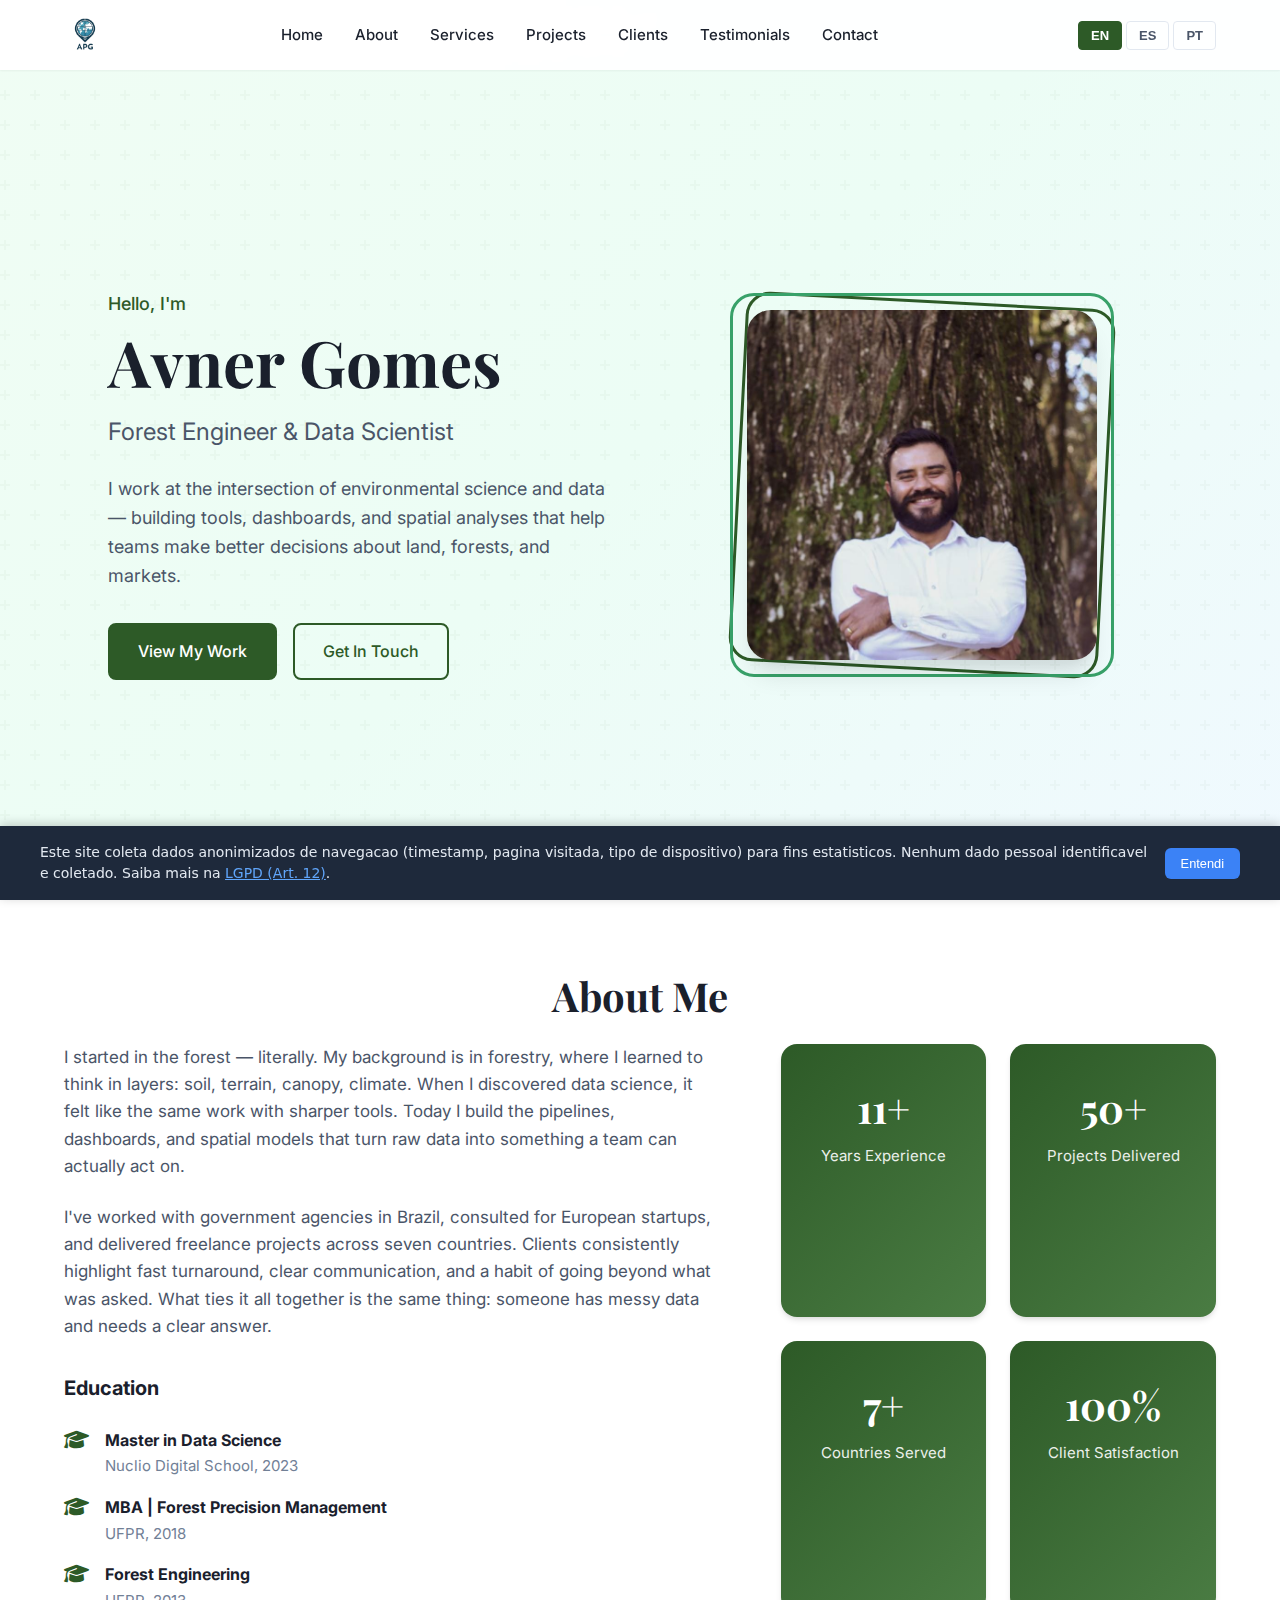
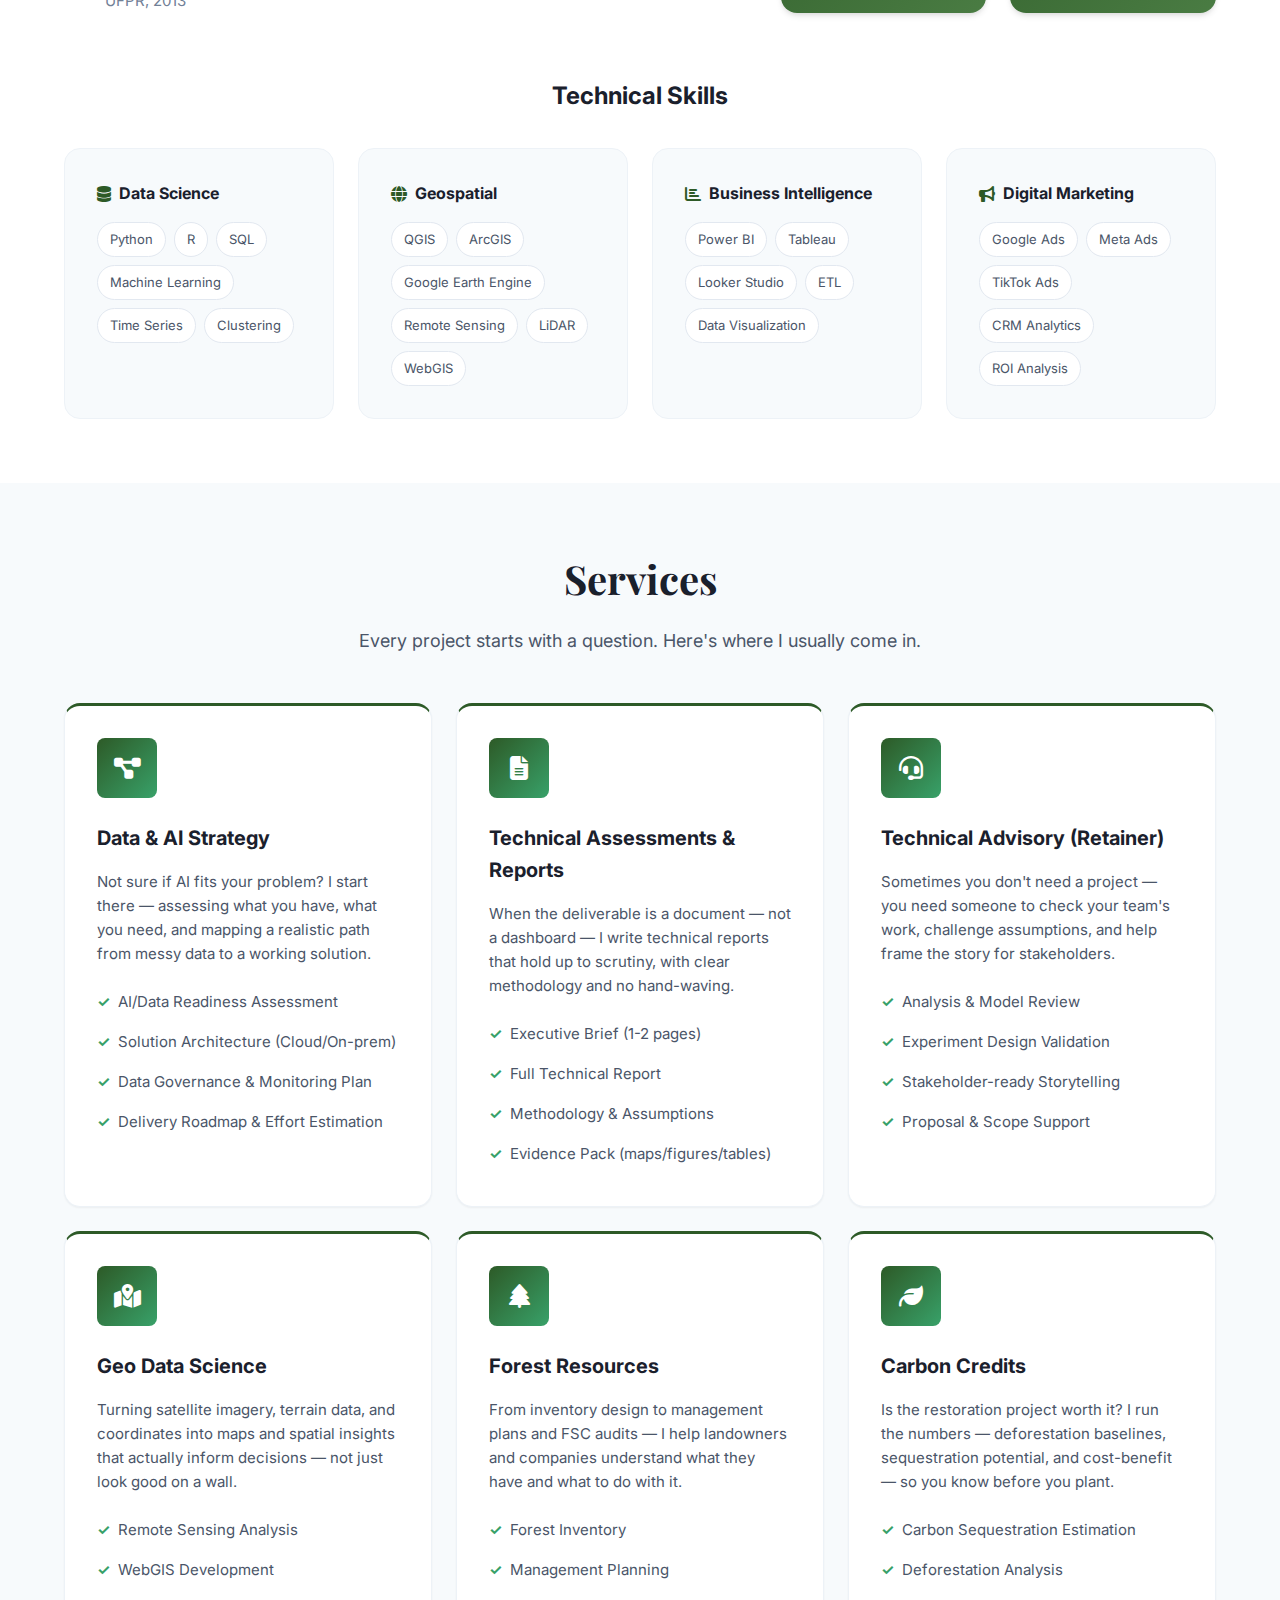
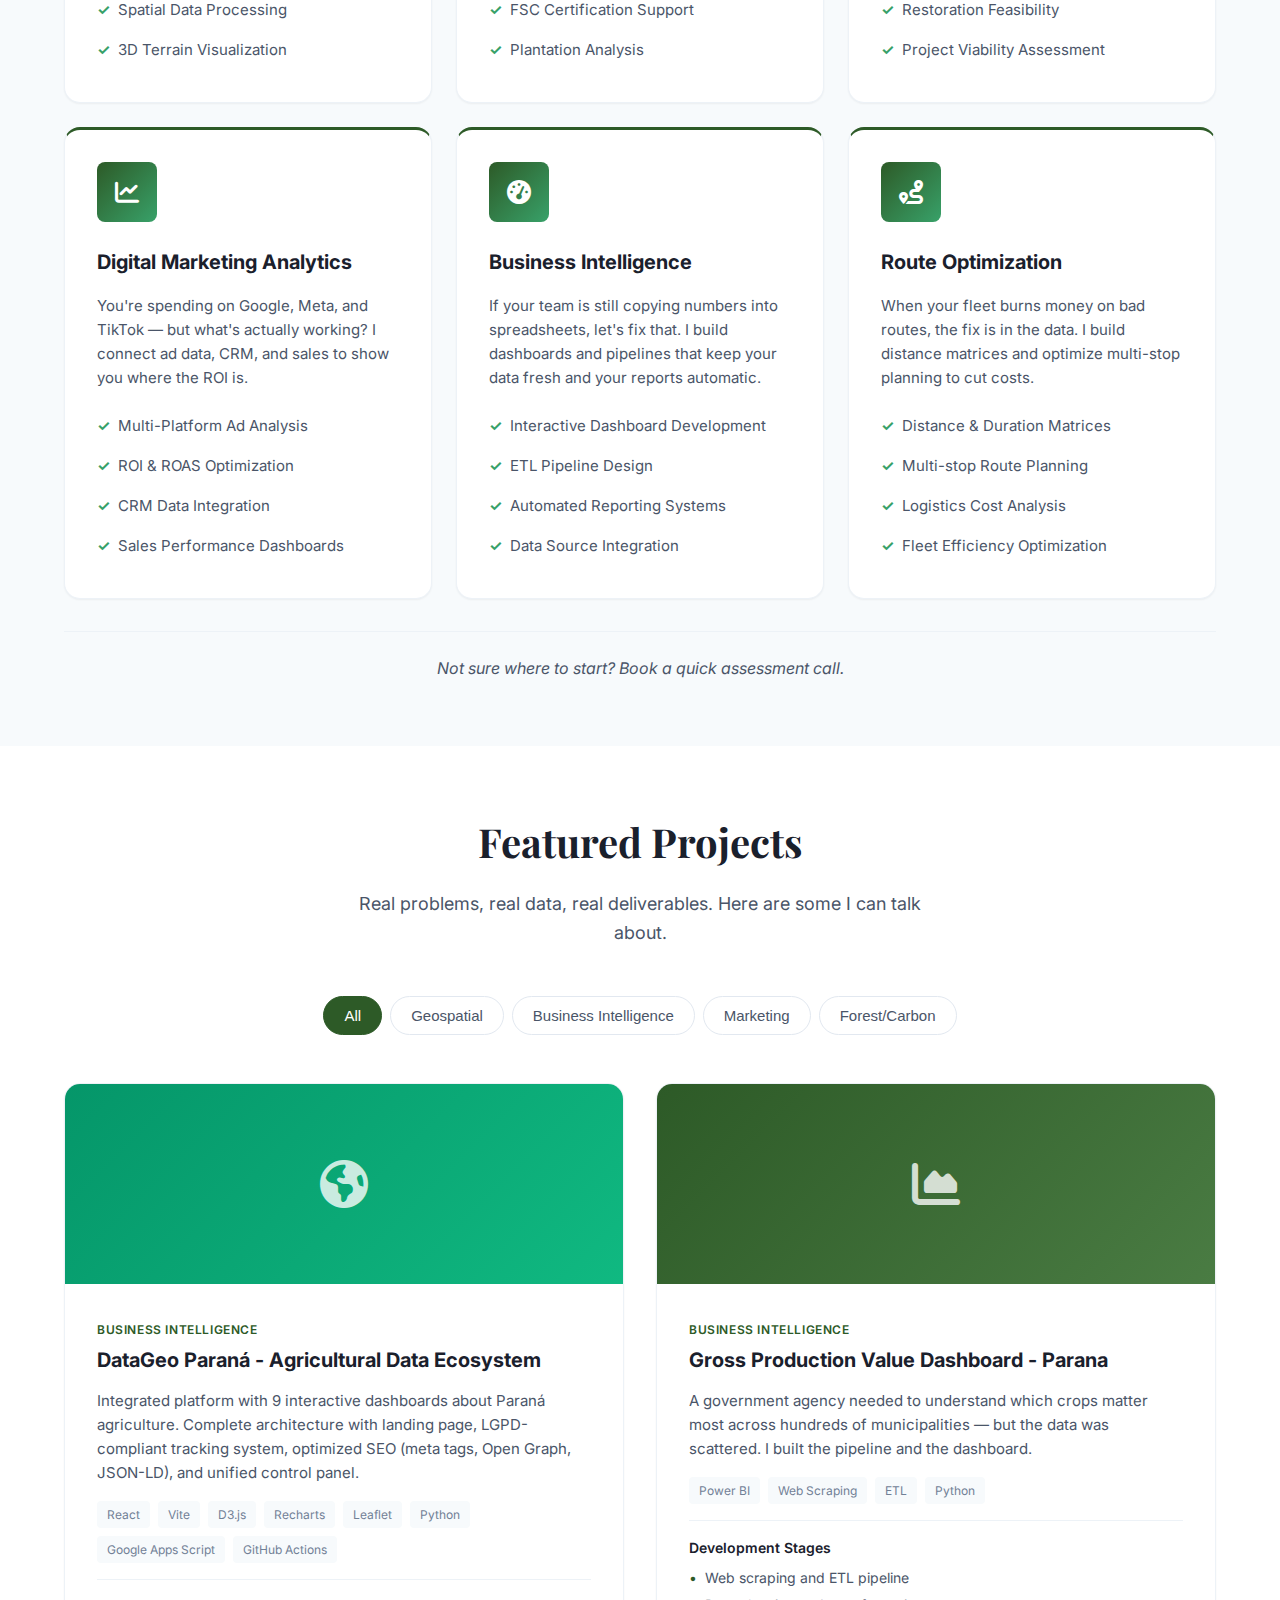
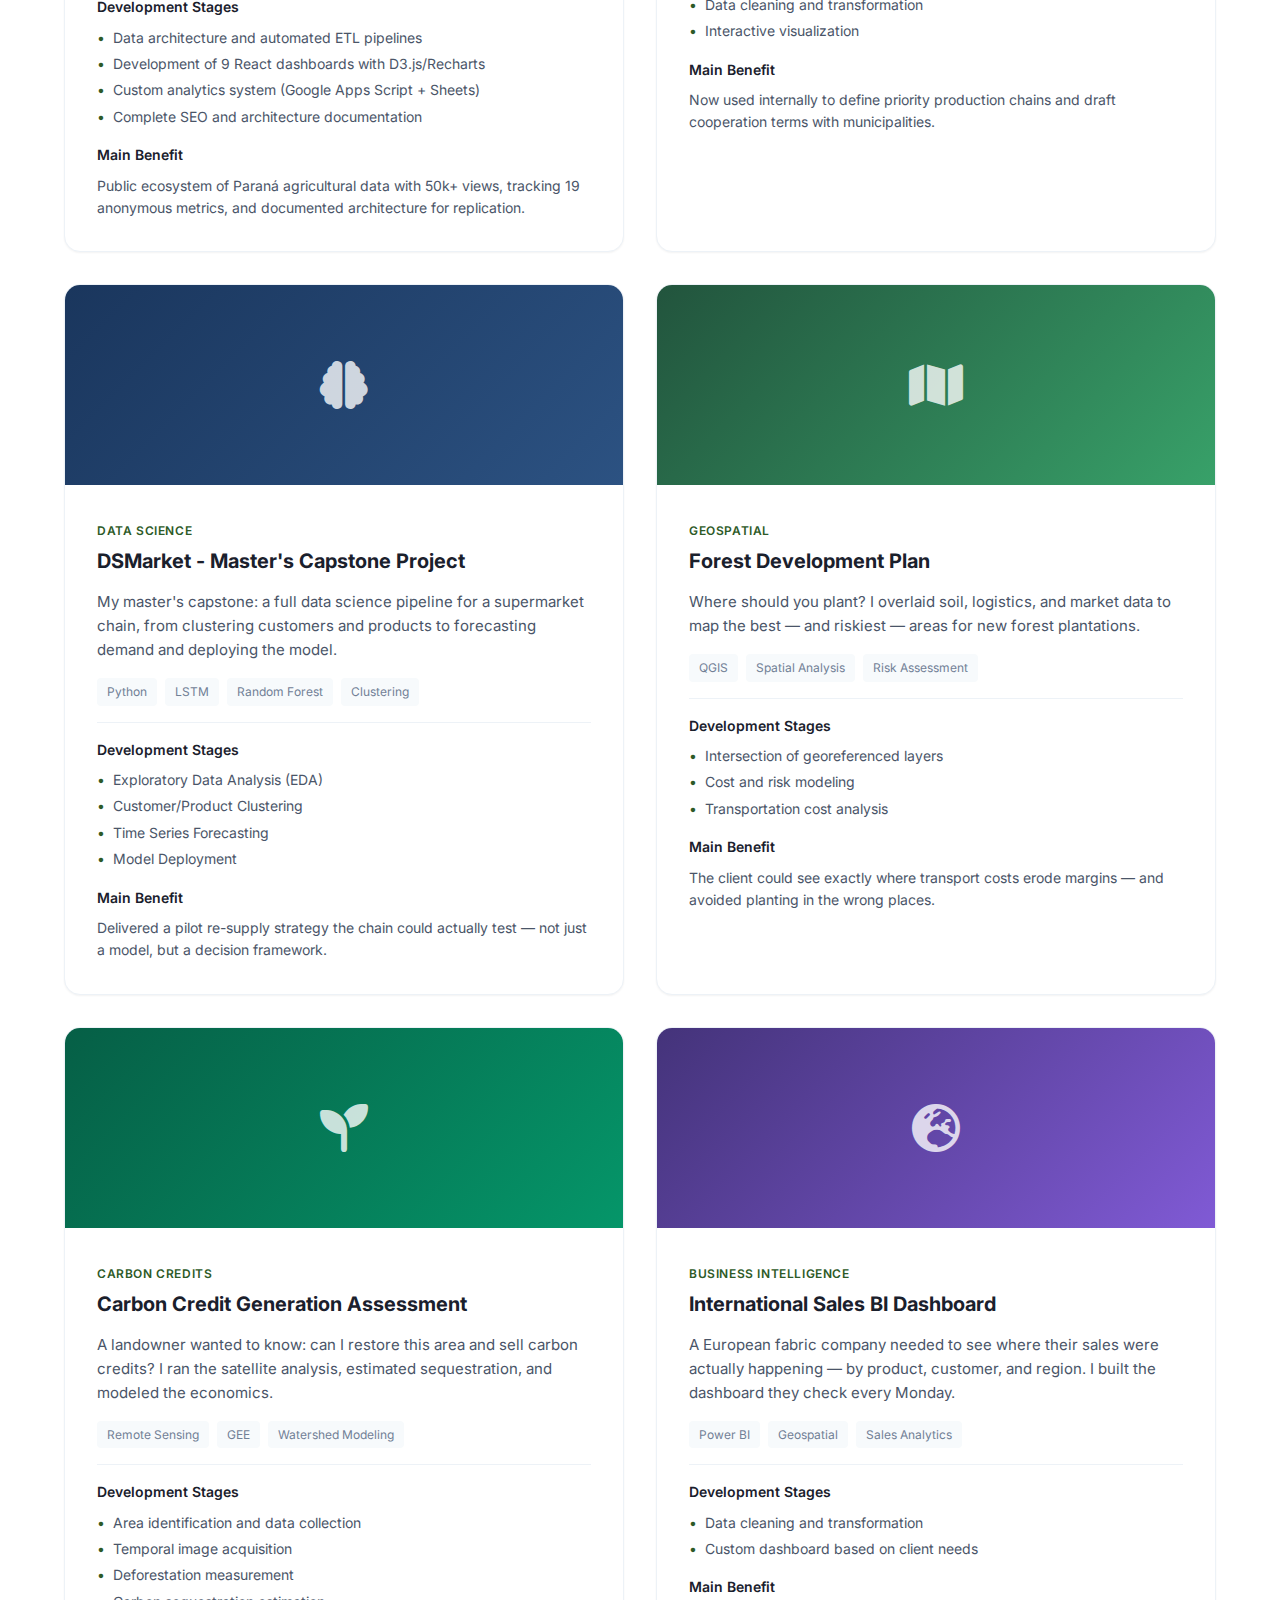
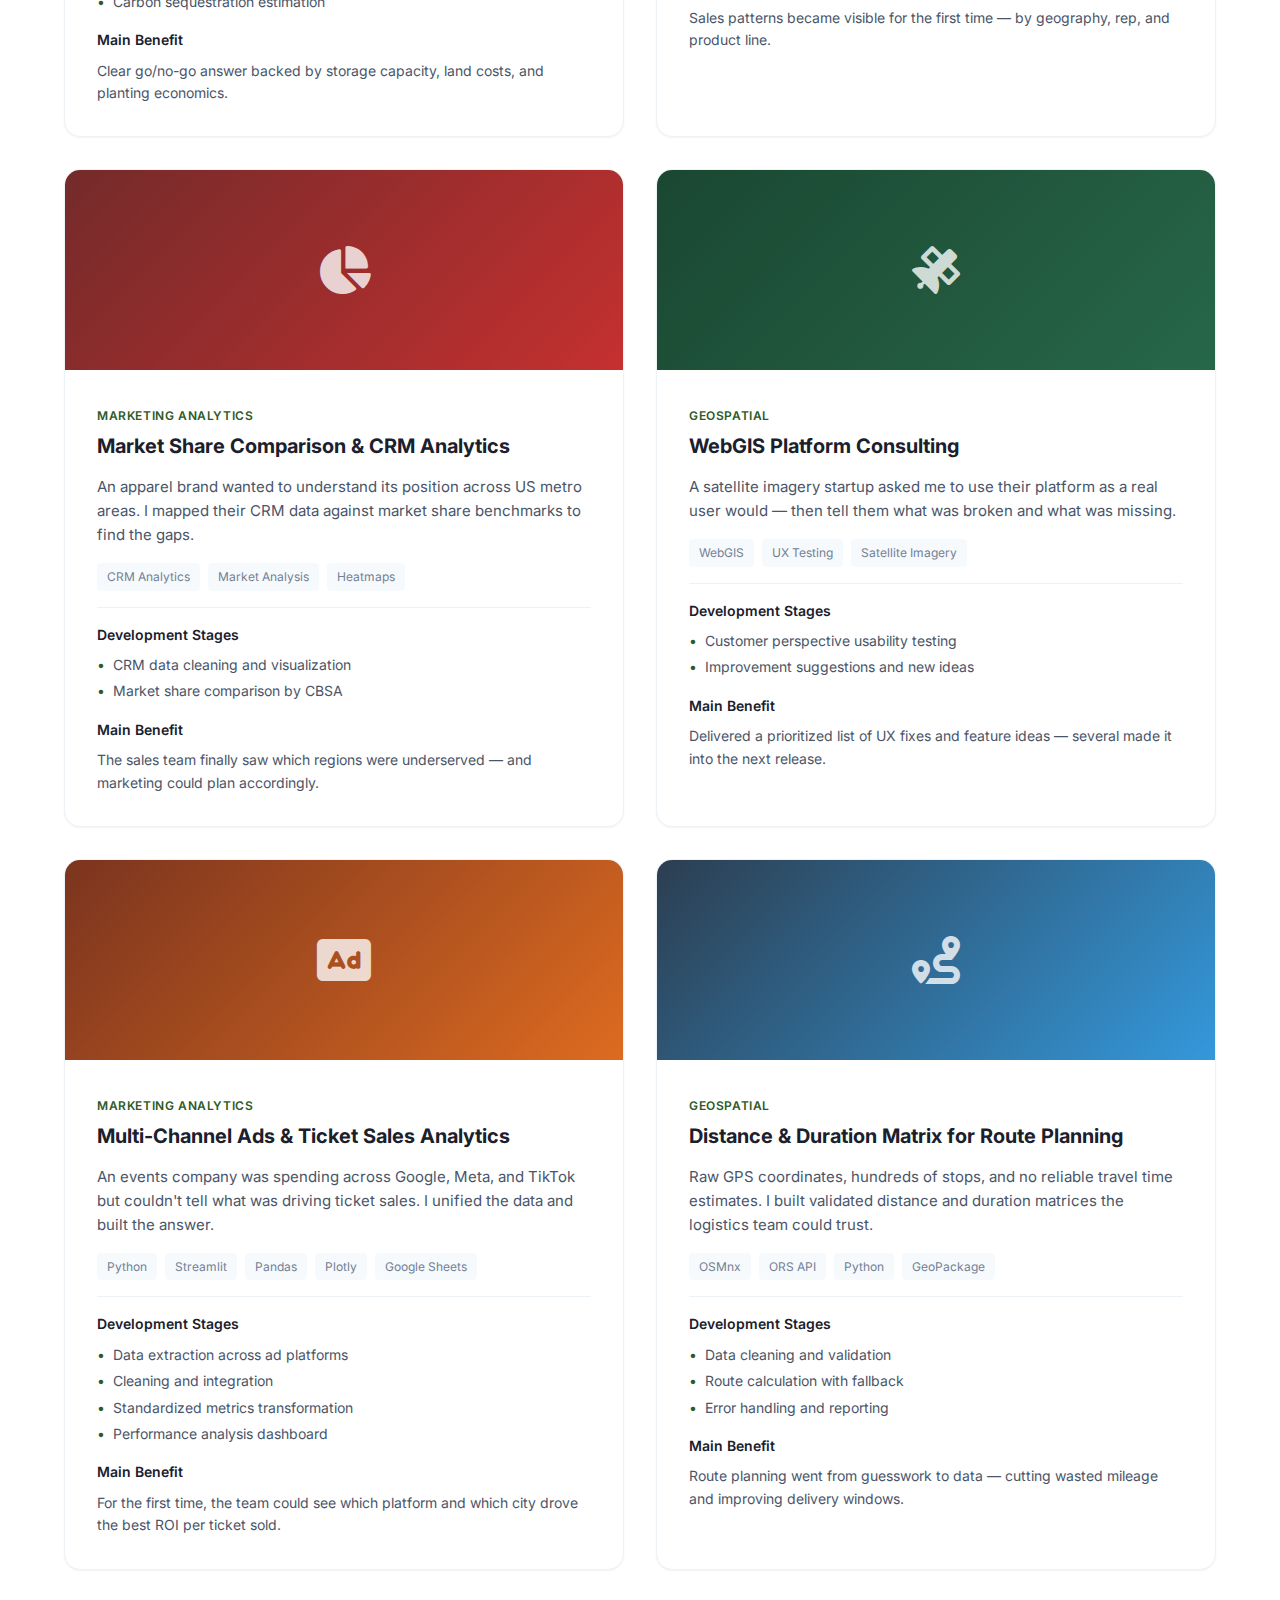
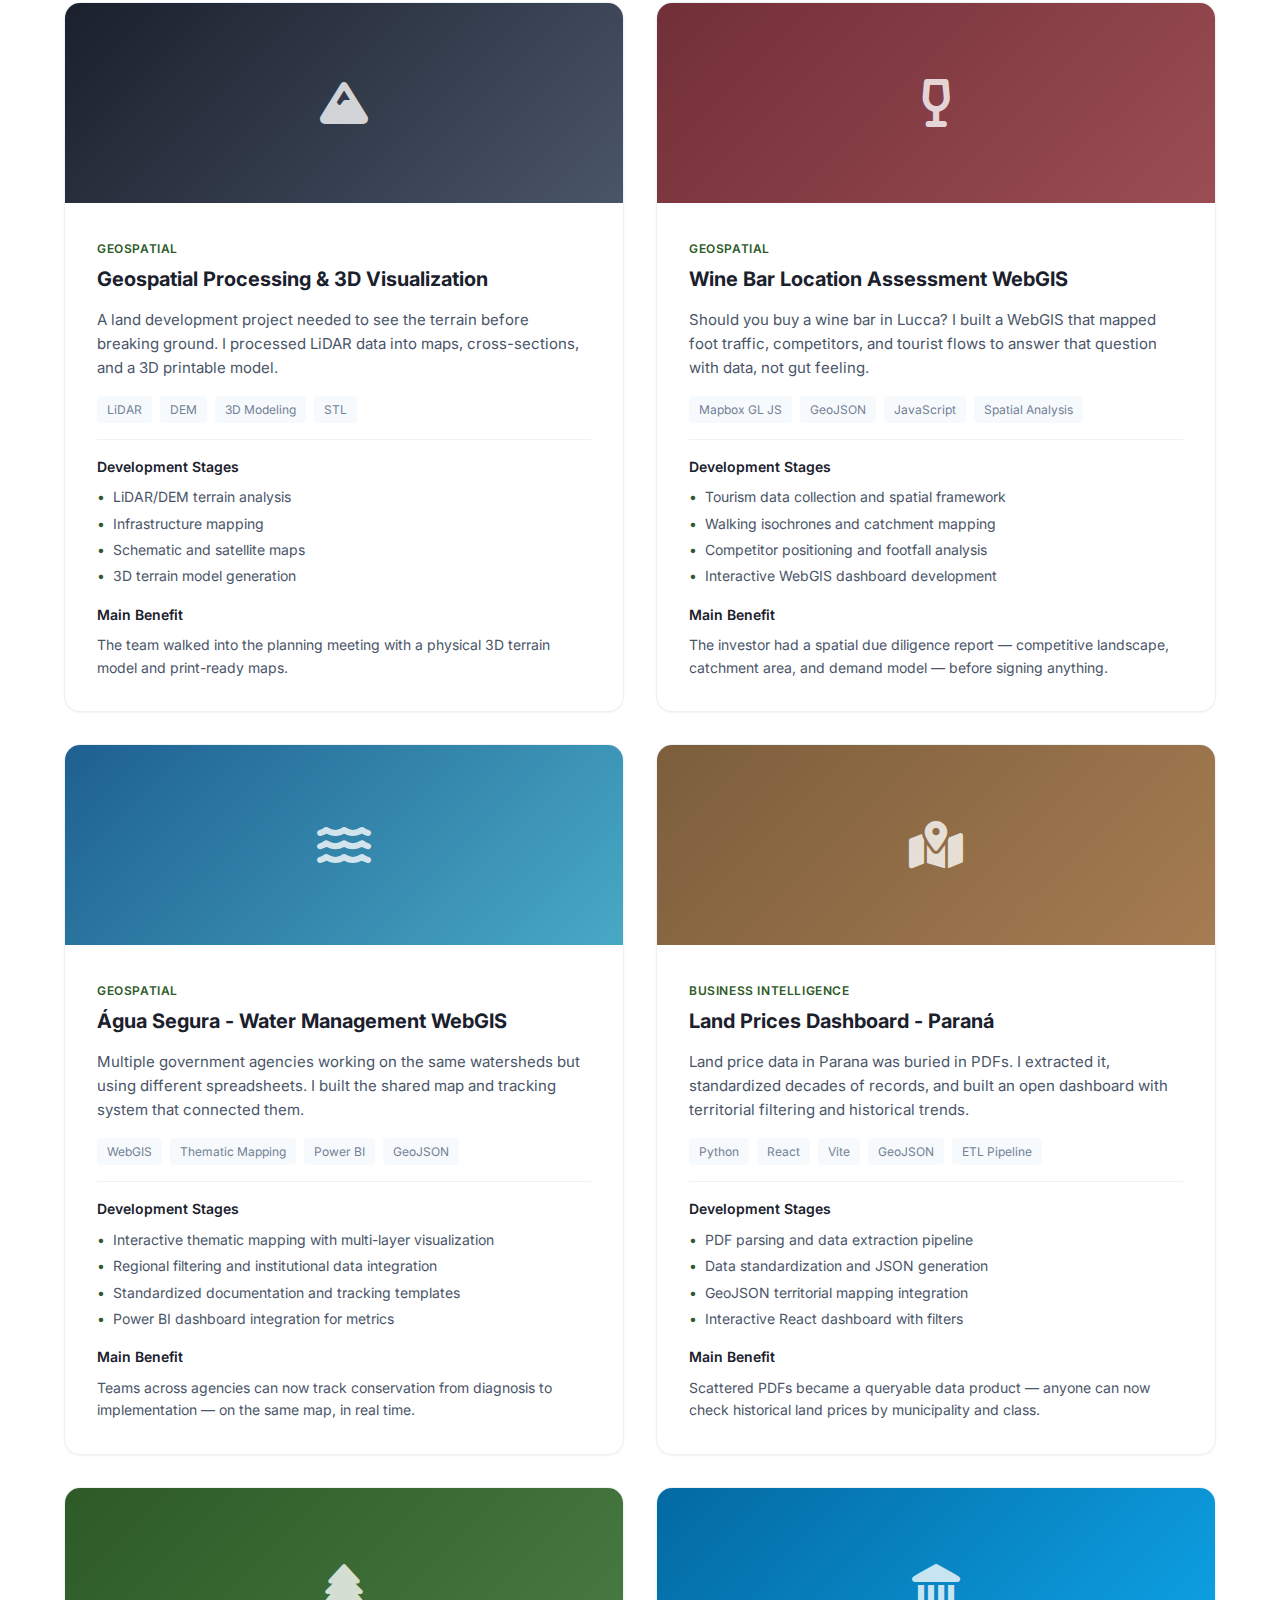
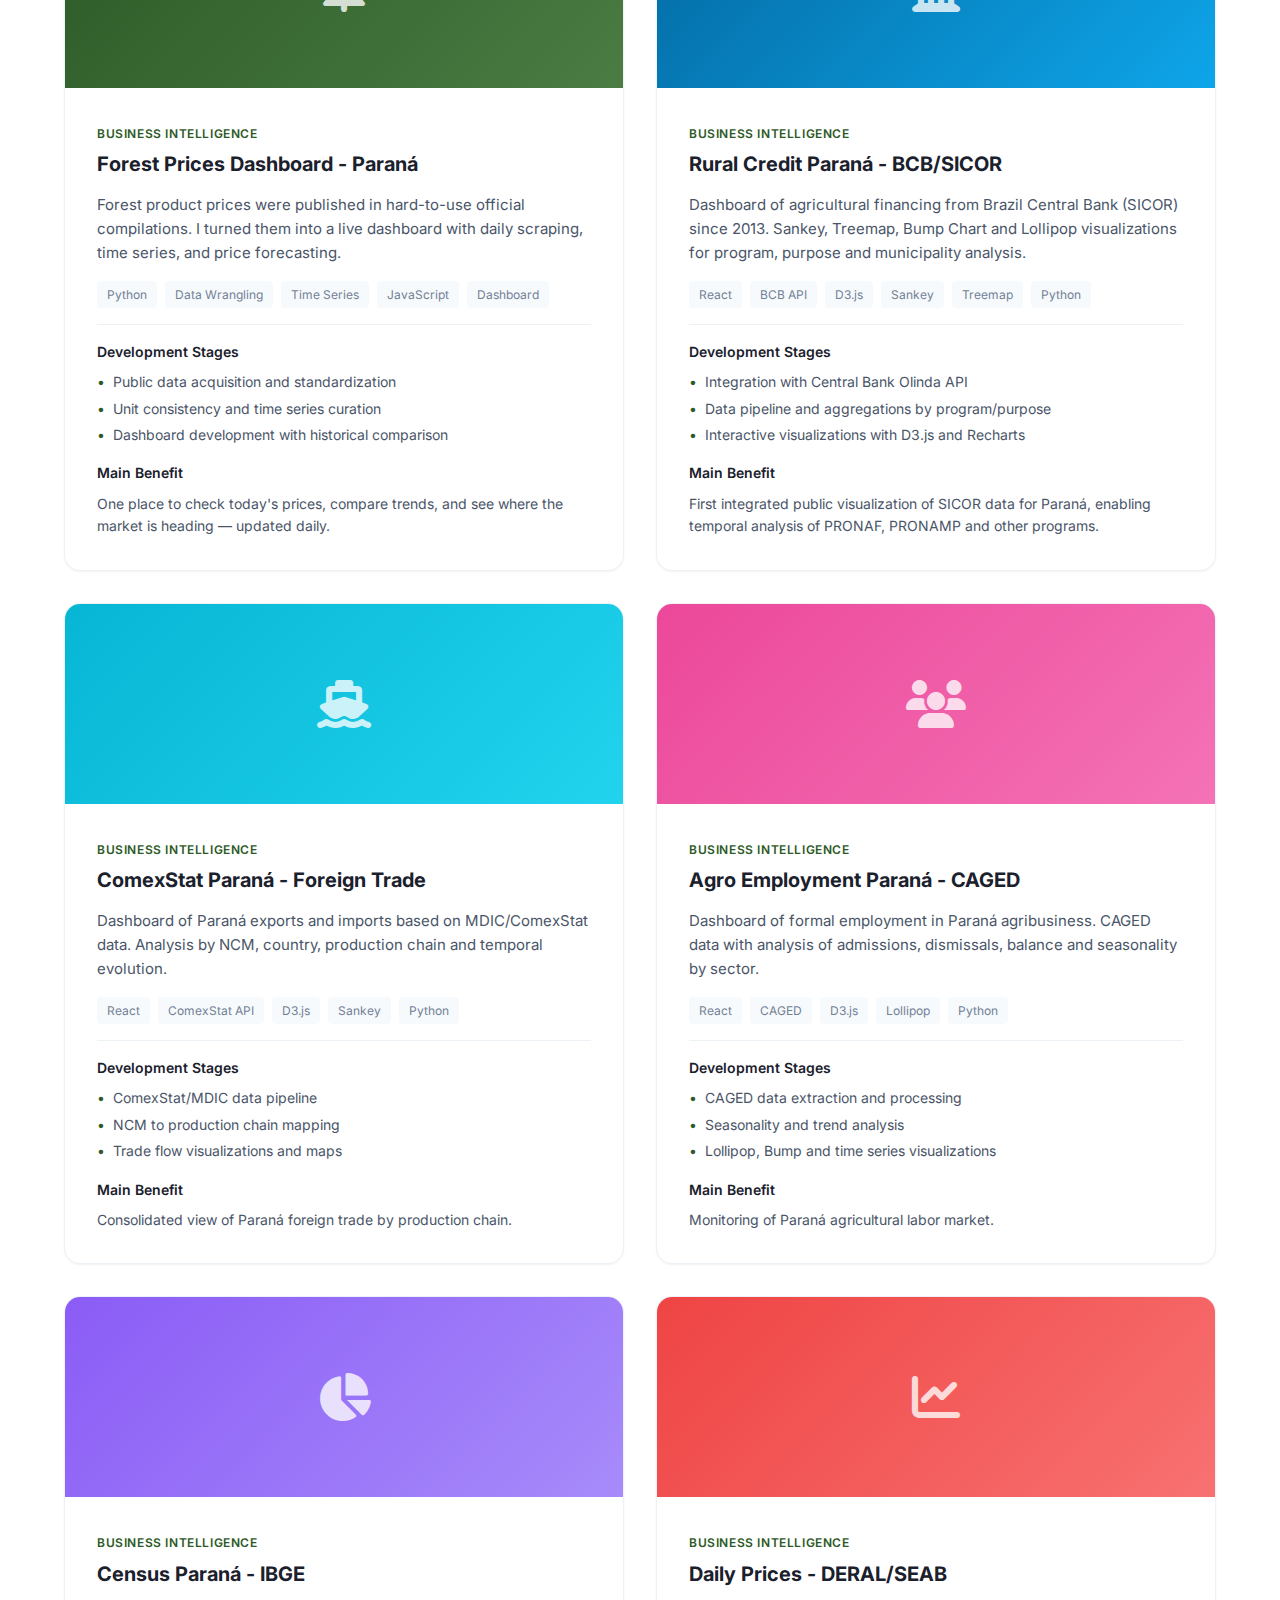
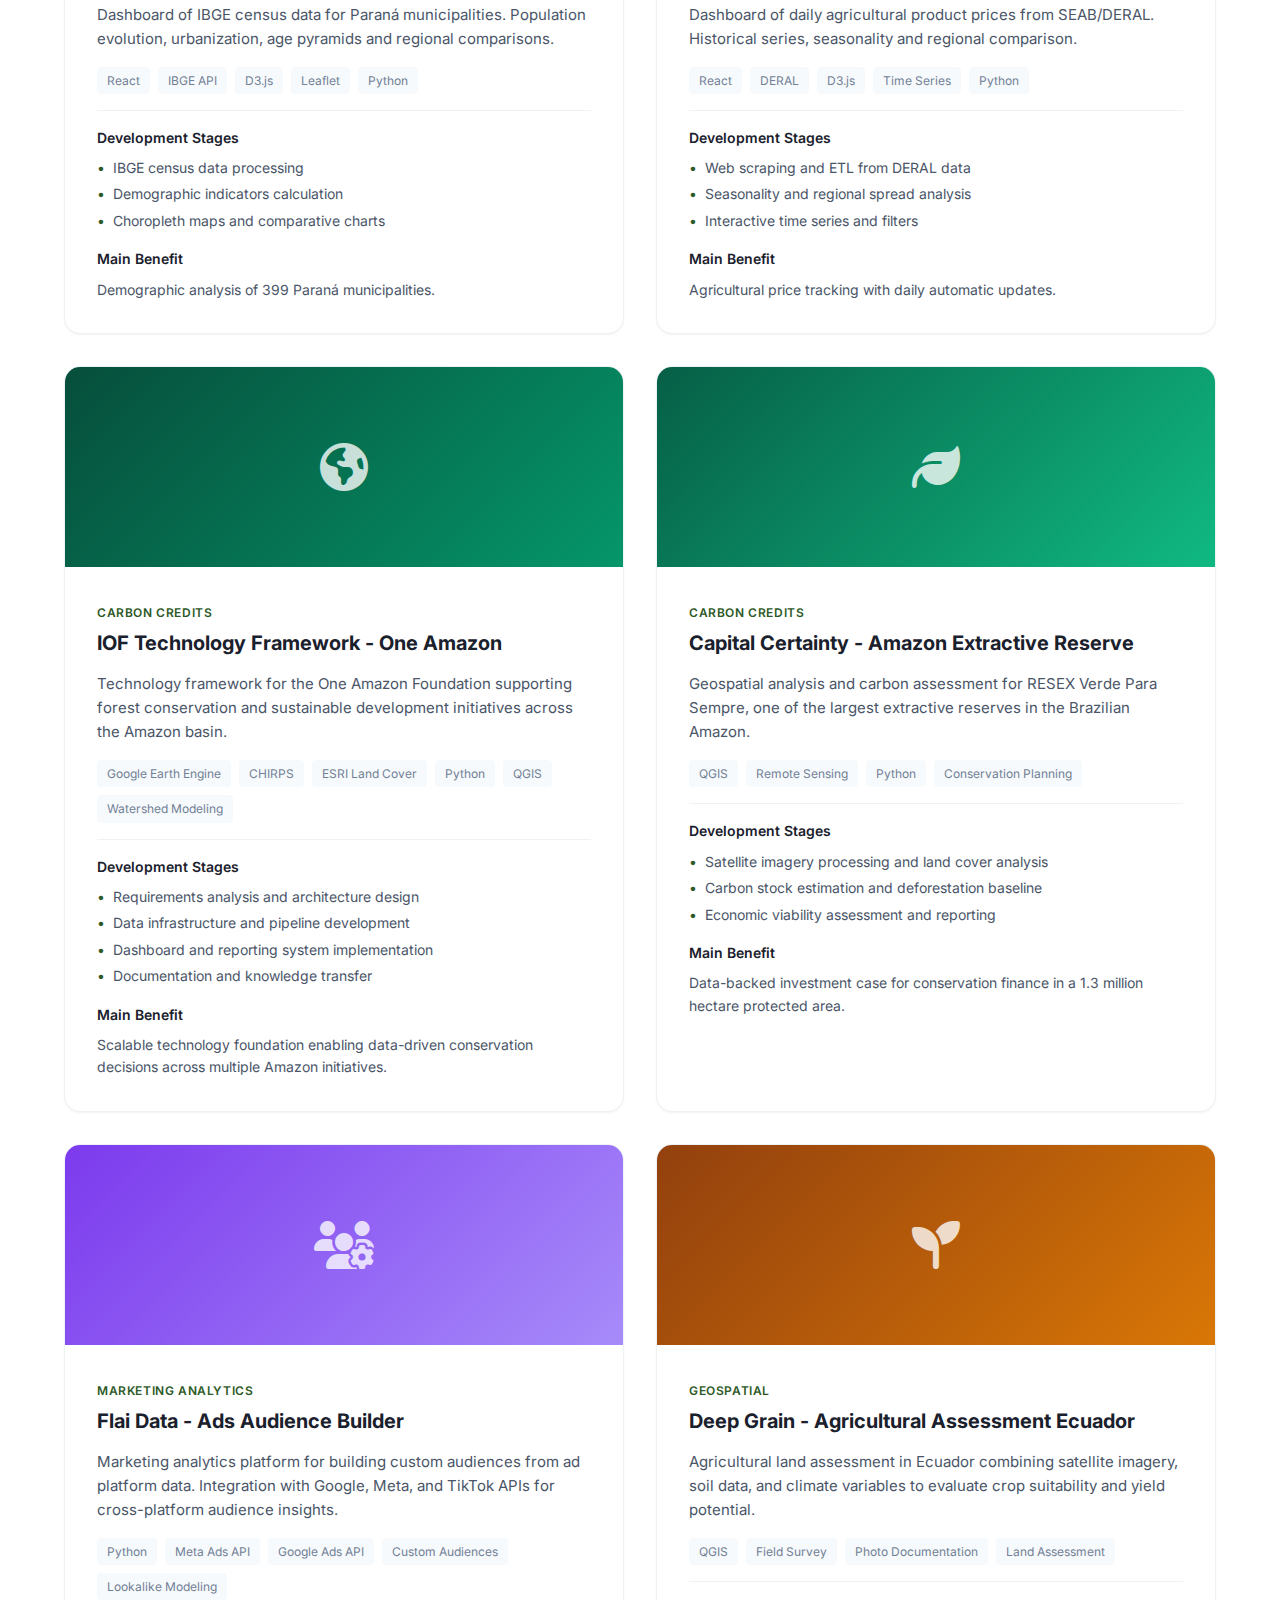
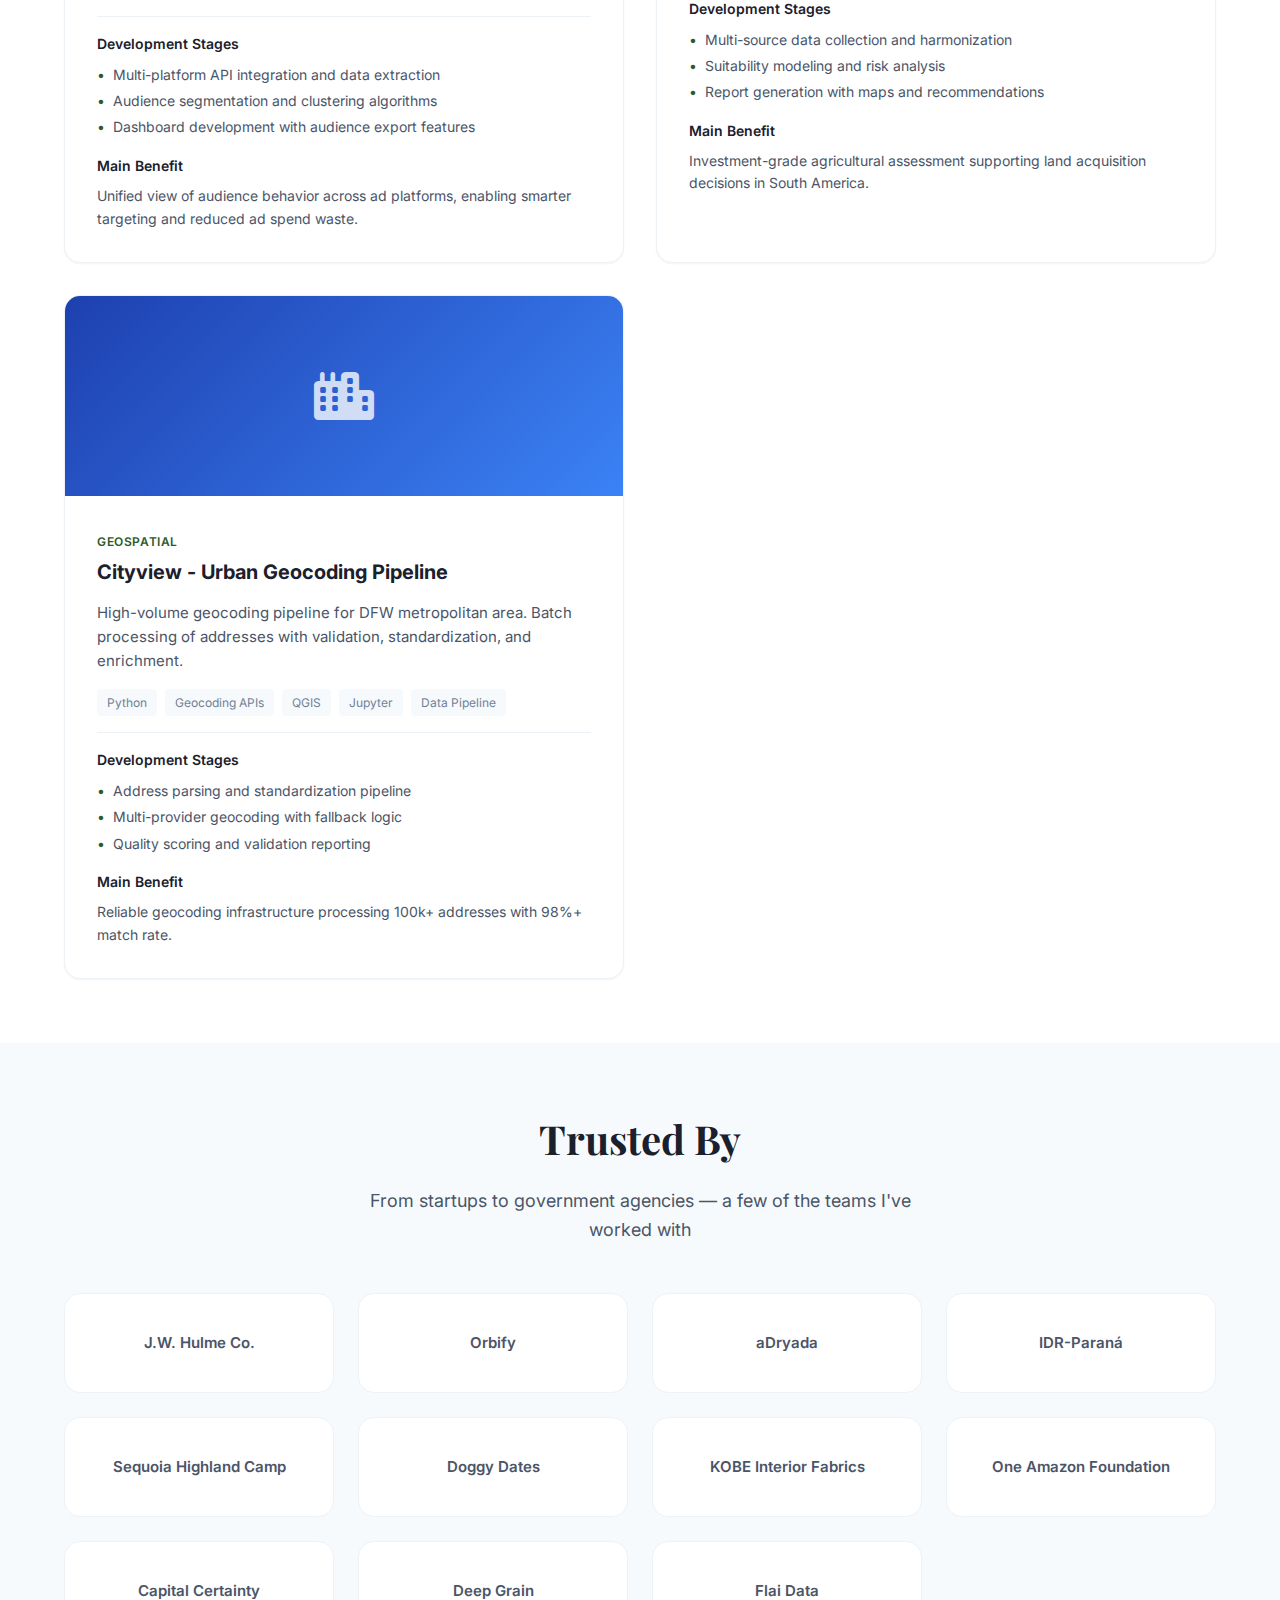
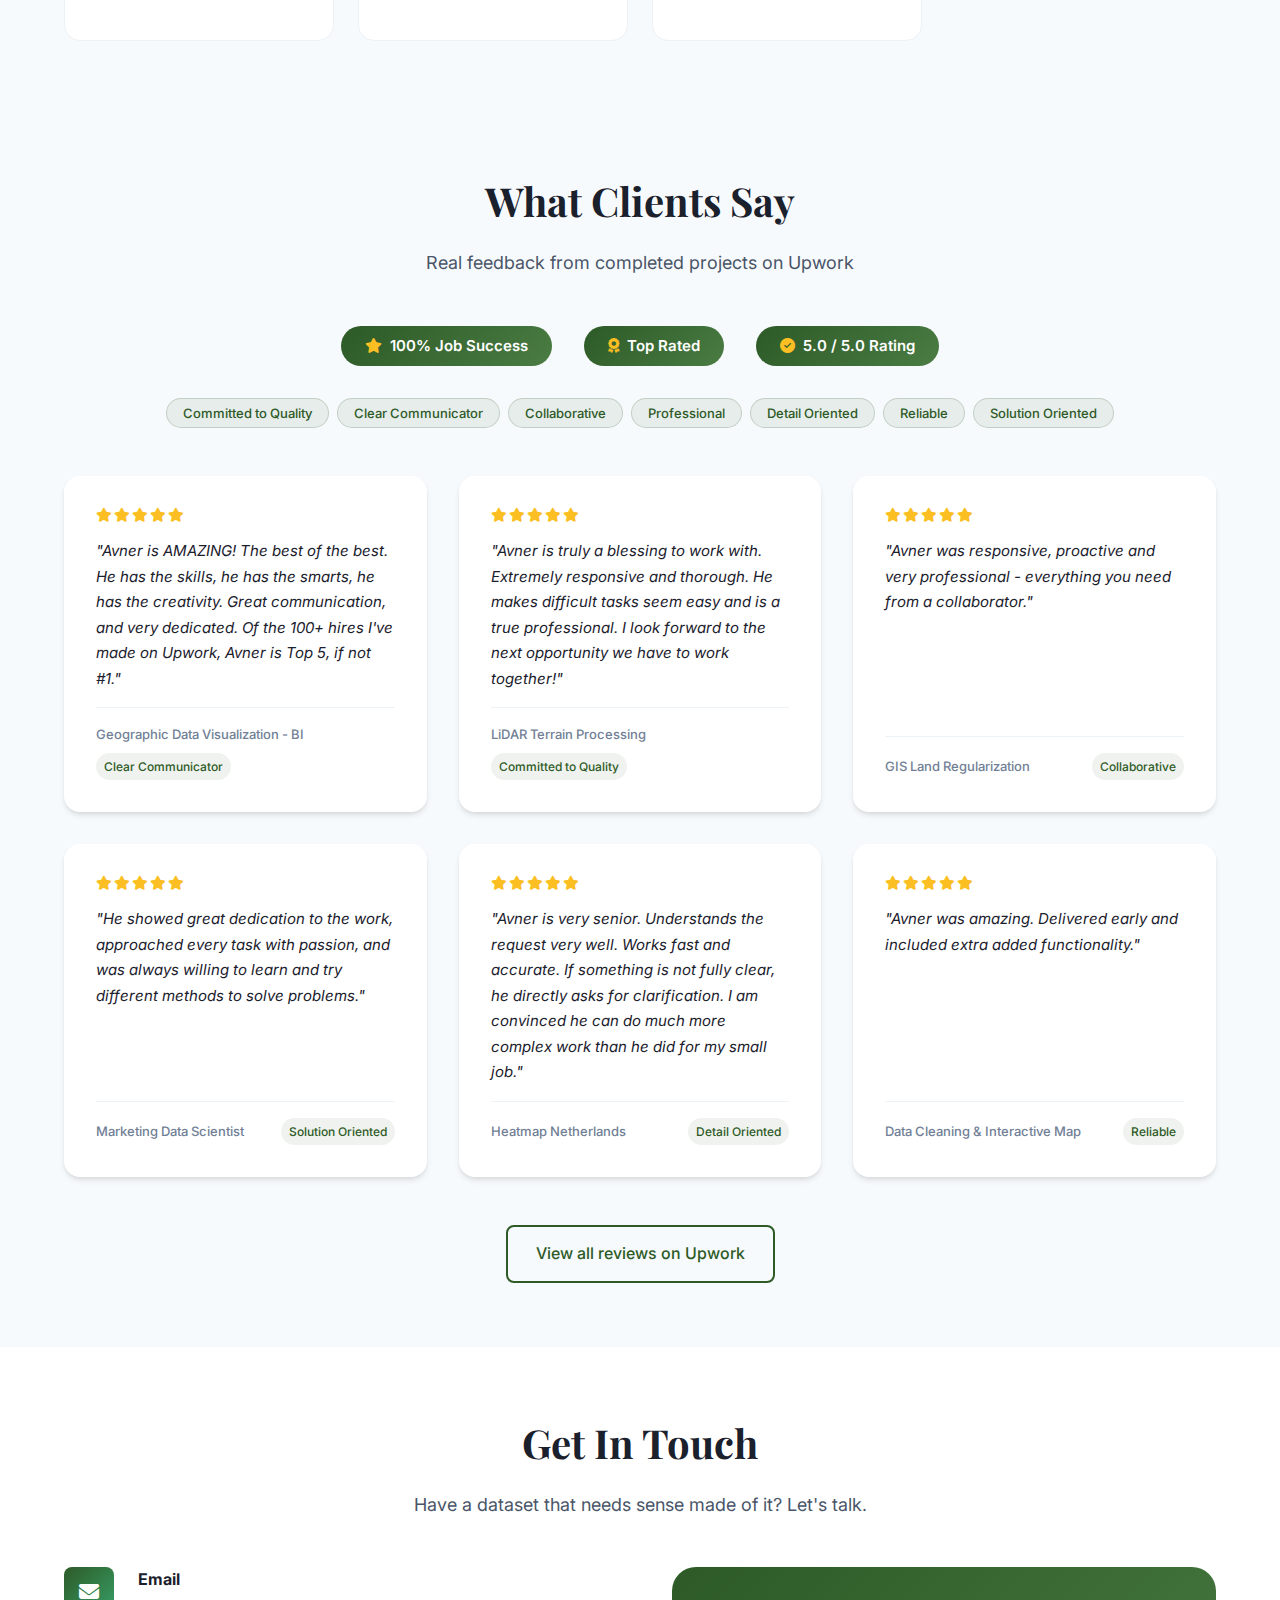
<file: index.html>
<!DOCTYPE html>
<html lang="en">
<head>
    <meta charset="UTF-8">
    <link rel="icon" type="image/svg+xml" href="https://avnergomes.github.io/portfolio/favicon.svg">
    <link rel="icon" type="image/x-icon" href="https://avnergomes.github.io/portfolio/favicon.ico">
    <meta name="viewport" content="width=device-width, initial-scale=1.0">
    <meta name="description" content="Avner Gomes — Forest Engineer & Data Scientist | GIS, Remote Sensing, Business Intelligence & Marketing Analytics. 100% Job Success on Upwork. Serving clients in 7+ countries.">
    <meta name="robots" content="index,follow">
    <meta name="keywords" content="dashboard personalizado Paraná, CRM agronegócio, ERP pequenas empresas, automação comercial Curitiba, business intelligence agropecuário, sistema gestão cooperativa, cientista de dados Paraná, painel gerencial sob medida, relatórios automatizados, integração dados agrícolas, consultoria dados Paraná, Data Science, GIS, créditos de carbono, Google Ads, Meta Ads, sensoriamento remoto, análise de dados agro, gestão florestal, dashboard interativo, automação de processos, sistema de controle rural, custom dashboard Brazil, agribusiness CRM, small business ERP, data scientist Brazil, farm management system, agricultural data analytics, precision agriculture software, rural business automation, forest management GIS, carbon credits consulting, remote sensing analyst, crop price dashboard, tablero de control agronegocios, CRM agrícola, ERP empresas rurales, automatización comercial, inteligencia de negocios agropecuario, científico de datos, gestión forestal, consultoría datos agrícolas, sistema gestión cooperativa, panel de precios agrícolas">
    <meta name="author" content="Avner Gomes">
    <meta name="geo.region" content="BR-PR">
    <meta name="geo.placename" content="Paraná, Brasil">
    <link rel="canonical" href="https://avnergomes.github.io/portfolio/">
    <meta property="og:type" content="website">
    <meta property="og:title" content="Avner Gomes — Forest Engineer & Data Scientist | GIS & Remote Sensing">
    <meta property="og:description" content="Forest Engineer & Data Scientist specializing in GIS, Remote Sensing, Business Intelligence & Marketing Analytics. Top Rated on Upwork with 100% Job Success.">
    <meta property="og:url" content="https://avnergomes.github.io/portfolio/">
    <meta property="og:locale" content="pt_BR">
    <meta property="og:locale:alternate" content="en_US">
    <meta property="og:locale:alternate" content="es_ES">
    <meta property="og:site_name" content="Avner Gomes Portfolio">
    <meta property="og:image" content="https://avnergomes.github.io/portfolio/assets/og-image.png" />
    <meta property="og:image:width" content="1200" />
    <meta property="og:image:height" content="630" />
    <meta name="twitter:card" content="summary_large_image" />
    <meta name="twitter:title" content="Avner Gomes — Forest Engineer & Data Scientist | GIS & Remote Sensing" />
    <meta name="twitter:description" content="Forest Engineer & Data Scientist specializing in GIS, Remote Sensing, BI & Marketing Analytics. Top Rated on Upwork." />
    <meta name="twitter:image" content="https://avnergomes.github.io/portfolio/assets/og-image.png" />
    <title>Avner Gomes — Forest Engineer & Data Scientist | GIS, Remote Sensing & BI</title>
    <script type="application/ld+json">
    {
      "@context": "https://schema.org",
      "@type": "ProfessionalService",
      "name": "Avner Gomes — Ciência de Dados e Automação",
      "description": "Desenvolvimento de dashboards, CRM, ERP, automação comercial, business intelligence e sistemas sob medida para agronegócio, cooperativas e pequenas empresas no Paraná.",
      "url": "https://avnergomes.github.io/portfolio/",
      "areaServed": {
        "@type": "AdministrativeArea",
        "name": "Paraná",
        "addressCountry": "BR"
      },
      "knowsAbout": ["CRM", "ERP", "Business Intelligence", "Dashboards", "Automação Comercial", "Data Science", "GIS", "Agronegócio", "Gestão Florestal", "Créditos de Carbono", "Marketing Analytics", "Farm Management", "Precision Agriculture", "Agricultural Data Analytics", "Remote Sensing", "Carbon Credits", "Agribusiness Intelligence", "Gestión Forestal", "Inteligencia de Negocios", "Automatización Comercial"],
      "serviceType": ["Desenvolvimento de dashboards", "Implementação de CRM", "Automação de processos", "Business Intelligence", "Consultoria em dados", "Sistemas sob medida", "Custom Dashboard Development", "CRM Implementation", "Process Automation", "Data Consulting", "Desarrollo de tableros", "Implementación de CRM", "Automatización de procesos", "Consultoría en datos"],
      "founder": {
        "@type": "Person",
        "name": "Avner Gomes",
        "jobTitle": "Forest Engineer & Data Scientist"
      },
      "aggregateRating": {
        "@type": "AggregateRating",
        "ratingValue": "5.0",
        "bestRating": "5",
        "worstRating": "1",
        "ratingCount": "14",
        "reviewCount": "14"
      }
    }
    </script>

    <!-- Google Fonts -->
    <link rel="preconnect" href="https://fonts.googleapis.com">
    <link rel="preconnect" href="https://fonts.gstatic.com" crossorigin>
    <link href="https://fonts.googleapis.com/css2?family=Inter:wght@300;400;500;600;700&family=Playfair+Display:wght@600;700&display=swap" rel="stylesheet">

    <!-- Font Awesome -->
    <link rel="stylesheet" href="https://cdnjs.cloudflare.com/ajax/libs/font-awesome/6.4.0/css/all.min.css">

    <!-- Custom CSS -->
    <link rel="preload" href="css/styles.css" as="style" />
    <link rel="stylesheet" href="css/styles.css">
    <!-- Google Analytics 4 (descomente e substitua GA_MEASUREMENT_ID para ativar)
    <script async src="https://www.googletagmanager.com/gtag/js?id=GA_MEASUREMENT_ID"></script>
    <script>
      window.dataLayer = window.dataLayer || [];
      function gtag(){dataLayer.push(arguments);}
      gtag('js', new Date());
      gtag('config', 'GA_MEASUREMENT_ID');
    </script>
    -->
</head>
<body>
    <a href="#home" class="sr-only" style="position:absolute;width:1px;height:1px;padding:0;margin:-1px;overflow:hidden;clip:rect(0,0,0,0);white-space:nowrap;border:0;" onfocus="this.style.cssText='position:fixed;top:8px;left:8px;width:auto;height:auto;padding:8px 16px;margin:0;overflow:visible;clip:auto;white-space:normal;z-index:9999;background:#0f766e;color:#fff;border-radius:6px;font-size:0.875rem;font-weight:600;'">Skip to content</a>
    <!-- Navigation -->
    <nav class="navbar" id="navbar">
        <div class="nav-container">
            <a href="#home" class="nav-logo">
                <picture>
                    <source srcset="assets/logo1.webp" type="image/webp" />
                    <img src="assets/logo1.png" alt="Avner Gomes logo" class="logo-img" width="40" height="40" />
                </picture>
            </a>

            <ul class="nav-menu" id="nav-menu">
                <li class="nav-item">
                    <a href="#home" class="nav-link" data-i18n="nav.home">Home</a>
                </li>
                <li class="nav-item">
                    <a href="#about" class="nav-link" data-i18n="nav.about">About</a>
                </li>
                <li class="nav-item">
                    <a href="#services" class="nav-link" data-i18n="nav.services">Services</a>
                </li>
                <li class="nav-item">
                    <a href="#projects" class="nav-link" data-i18n="nav.projects">Projects</a>
                </li>
                <li class="nav-item">
                    <a href="#clients" class="nav-link" data-i18n="nav.clients">Clients</a>
                </li>
                <li class="nav-item">
                    <a href="#testimonials" class="nav-link" data-i18n="nav.testimonials">Testimonials</a>
                </li>
                <li class="nav-item">
                    <a href="#contact" class="nav-link" data-i18n="nav.contact">Contact</a>
                </li>
            </ul>

            <!-- Language Selector -->
            <div class="language-selector">
                <button class="lang-btn active" data-lang="en">EN</button>
                <button class="lang-btn" data-lang="es">ES</button>
                <button class="lang-btn" data-lang="pt">PT</button>
            </div>

            <div class="nav-toggle" id="nav-toggle">
                <span class="bar"></span>
                <span class="bar"></span>
                <span class="bar"></span>
            </div>
        </div>
    </nav>

    <!-- Hero Section -->
    <section class="hero" id="home">
        <div class="hero-bg">
            <div class="hero-overlay"></div>
        </div>
        <div class="hero-content">
            <div class="hero-text">
                <p class="hero-greeting" data-i18n="hero.greeting">Hello, I'm</p>
                <h1 class="hero-title">Avner Gomes</h1>
                <h2 class="hero-subtitle">
                    <span data-i18n="hero.role1">Forest Engineer</span> &
                    <span data-i18n="hero.role2">Data Scientist</span>
                </h2>
                <p class="hero-description" data-i18n="hero.description">
                    Transforming complex data into actionable insights. Specialized in Geo Data Science,
                    Forest Resources, Carbon Credits, and Digital Marketing Analytics.
                </p>
                <div class="hero-buttons">
                    <a href="#projects" class="btn btn-primary" data-i18n="hero.viewWork">View My Work</a>
                    <a href="#contact" class="btn btn-secondary" data-i18n="hero.getInTouch">Get In Touch</a>
                </div>
            </div>
            <div class="hero-image">
                <div class="profile-container">
                    <img src="assets/profile.jpg" alt="Avner Gomes" class="profile-img" width="300" height="300" loading="eager" onerror="this.src='assets/images/profile-placeholder.svg'">
                    <div class="profile-decoration"></div>
                </div>
            </div>
        </div>
        <div class="hero-scroll">
            <a href="#about" class="scroll-indicator">
                <span data-i18n="hero.scroll">Scroll Down</span>
                <i class="fas fa-chevron-down"></i>
            </a>
        </div>
    </section>

    <!-- About Section -->
    <section class="about section" id="about">
        <div class="container">
            <h2 class="section-title" data-i18n="about.title">About Me</h2>
            <div class="about-content">
                <div class="about-text">
                    <p data-i18n="about.p1">
                        I am a Forest Engineer with a Master's degree in Data Science, combining deep expertise
                        in natural resource management with advanced analytical capabilities. My unique background
                        allows me to bridge the gap between environmental science and data-driven decision making.
                    </p>
                    <p data-i18n="about.p2">
                        With experience spanning government institutions, consulting firms, and international
                        freelance projects, I deliver end-to-end solutions from data collection to visualization
                        and strategic insights.
                    </p>

                    <div class="education">
                        <h3 data-i18n="about.education">Education</h3>
                        <ul class="education-list">
                            <li>
                                <i class="fas fa-graduation-cap"></i>
                                <div>
                                    <strong data-i18n="about.edu1.title">Master in Data Science</strong>
                                    <span data-i18n="about.edu1.school">Nuclio Digital School, 2023</span>
                                </div>
                            </li>
                            <li>
                                <i class="fas fa-graduation-cap"></i>
                                <div>
                                    <strong data-i18n="about.edu2.title">MBA | Forest Precision Management</strong>
                                    <span data-i18n="about.edu2.school">UFPR, 2018</span>
                                </div>
                            </li>
                            <li>
                                <i class="fas fa-graduation-cap"></i>
                                <div>
                                    <strong data-i18n="about.edu3.title">Forest Engineering</strong>
                                    <span data-i18n="about.edu3.school">UFPR, 2013</span>
                                </div>
                            </li>
                        </ul>
                    </div>
                </div>

                <div class="about-stats">
                    <div class="stat-card">
                        <div class="stat-number">11+</div>
                        <div class="stat-label" data-i18n="about.stats.years">Years Experience</div>
                    </div>
                    <div class="stat-card">
                        <div class="stat-number">50+</div>
                        <div class="stat-label" data-i18n="about.stats.projects">Projects Delivered</div>
                    </div>
                    <div class="stat-card">
                        <div class="stat-number">7+</div>
                        <div class="stat-label" data-i18n="about.stats.countries">Countries Served</div>
                    </div>
                    <div class="stat-card">
                        <div class="stat-number">100%</div>
                        <div class="stat-label" data-i18n="about.stats.satisfaction">Client Satisfaction</div>
                    </div>
                </div>
            </div>

            <!-- Skills -->
            <div class="skills-section">
                <h3 data-i18n="about.skills">Technical Skills</h3>
                <div class="skills-grid">
                    <div class="skill-category">
                        <h4><i class="fas fa-database"></i> <span data-i18n="skills.data">Data Science</span></h4>
                        <div class="skill-tags">
                            <span>Python</span>
                            <span>R</span>
                            <span>SQL</span>
                            <span>Machine Learning</span>
                            <span>Time Series</span>
                            <span>Clustering</span>
                        </div>
                    </div>
                    <div class="skill-category">
                        <h4><i class="fas fa-globe"></i> <span data-i18n="skills.geo">Geospatial</span></h4>
                        <div class="skill-tags">
                            <span>QGIS</span>
                            <span>ArcGIS</span>
                            <span>Google Earth Engine</span>
                            <span>Remote Sensing</span>
                            <span>LiDAR</span>
                            <span>WebGIS</span>
                        </div>
                    </div>
                    <div class="skill-category">
                        <h4><i class="fas fa-chart-bar"></i> <span data-i18n="skills.bi">Business Intelligence</span></h4>
                        <div class="skill-tags">
                            <span>Power BI</span>
                            <span>Tableau</span>
                            <span>Looker Studio</span>
                            <span>ETL</span>
                            <span>Data Visualization</span>
                        </div>
                    </div>
                    <div class="skill-category">
                        <h4><i class="fas fa-bullhorn"></i> <span data-i18n="skills.marketing">Digital Marketing</span></h4>
                        <div class="skill-tags">
                            <span>Google Ads</span>
                            <span>Meta Ads</span>
                            <span>TikTok Ads</span>
                            <span>CRM Analytics</span>
                            <span>ROI Analysis</span>
                        </div>
                    </div>
                </div>
            </div>
        </div>
    </section>

    <!-- Services Section -->
    <section class="services section" id="services">
        <div class="container">
            <h2 class="section-title" data-i18n="services.title">Services</h2>
            <p class="section-subtitle" data-i18n="services.subtitle">
                Comprehensive data solutions tailored to your business needs
            </p>

            <div class="services-grid">
                <!-- Strategic Services (Entry-level consulting) -->
                <div class="service-card featured">
                    <div class="service-icon">
                        <i class="fas fa-project-diagram"></i>
                    </div>
                    <h3 data-i18n="services.strategy.title">Data & AI Strategy</h3>
                    <p data-i18n="services.strategy.desc">
                        Feasibility assessment, solution architecture, data requirements, and phased delivery roadmap. From messy data + constraints to decision-grade plan.
                    </p>
                    <ul class="service-features">
                        <li data-i18n="services.strategy.f1">AI/Data Readiness Assessment</li>
                        <li data-i18n="services.strategy.f2">Solution Architecture (Cloud/On-prem)</li>
                        <li data-i18n="services.strategy.f3">Data Governance & Monitoring Plan</li>
                        <li data-i18n="services.strategy.f4">Delivery Roadmap & Effort Estimation</li>
                    </ul>
                </div>

                <div class="service-card featured">
                    <div class="service-icon">
                        <i class="fas fa-file-alt"></i>
                    </div>
                    <h3 data-i18n="services.reports.title">Technical Assessments & Reports</h3>
                    <p data-i18n="services.reports.desc">
                        Decision-grade technical reports, executive summaries, and methodology documentation. Full traceability with assumptions and limitations stated.
                    </p>
                    <ul class="service-features">
                        <li data-i18n="services.reports.f1">Executive Brief (1-2 pages)</li>
                        <li data-i18n="services.reports.f2">Full Technical Report</li>
                        <li data-i18n="services.reports.f3">Methodology & Assumptions</li>
                        <li data-i18n="services.reports.f4">Evidence Pack (maps/figures/tables)</li>
                    </ul>
                </div>

                <div class="service-card featured">
                    <div class="service-icon">
                        <i class="fas fa-headset"></i>
                    </div>
                    <h3 data-i18n="services.advisory.title">Technical Advisory (Retainer)</h3>
                    <p data-i18n="services.advisory.desc">
                        Ongoing support for methodology review, analysis validation, and technical decision-making. Senior review + decision support on demand.
                    </p>
                    <ul class="service-features">
                        <li data-i18n="services.advisory.f1">Analysis & Model Review</li>
                        <li data-i18n="services.advisory.f2">Experiment Design Validation</li>
                        <li data-i18n="services.advisory.f3">Stakeholder-ready Storytelling</li>
                        <li data-i18n="services.advisory.f4">Proposal & Scope Support</li>
                    </ul>
                </div>

                <!-- Delivery Services (Domain-specific) -->
                <div class="service-card featured">
                    <div class="service-icon">
                        <i class="fas fa-map-marked-alt"></i>
                    </div>
                    <h3 data-i18n="services.geo.title">Geo Data Science</h3>
                    <p data-i18n="services.geo.desc">
                        Advanced geospatial analysis, satellite imagery processing, terrain modeling,
                        and location-based insights for strategic decision-making.
                    </p>
                    <ul class="service-features">
                        <li data-i18n="services.geo.f1">Remote Sensing Analysis</li>
                        <li data-i18n="services.geo.f2">WebGIS Development</li>
                        <li data-i18n="services.geo.f3">Spatial Data Processing</li>
                        <li data-i18n="services.geo.f4">3D Terrain Visualization</li>
                    </ul>
                </div>

                <div class="service-card featured">
                    <div class="service-icon">
                        <i class="fas fa-tree"></i>
                    </div>
                    <h3 data-i18n="services.forest.title">Forest Resources</h3>
                    <p data-i18n="services.forest.desc">
                        Expert consulting in forest inventory, management planning, FSC certification,
                        and sustainable forestry practices.
                    </p>
                    <ul class="service-features">
                        <li data-i18n="services.forest.f1">Forest Inventory</li>
                        <li data-i18n="services.forest.f2">Management Planning</li>
                        <li data-i18n="services.forest.f3">FSC Certification Support</li>
                        <li data-i18n="services.forest.f4">Plantation Analysis</li>
                    </ul>
                </div>

                <div class="service-card featured">
                    <div class="service-icon">
                        <i class="fas fa-leaf"></i>
                    </div>
                    <h3 data-i18n="services.carbon.title">Carbon Credits</h3>
                    <p data-i18n="services.carbon.desc">
                        Feasibility studies for forest restoration and carbon credit generation projects,
                        including deforestation monitoring and sequestration estimation.
                    </p>
                    <ul class="service-features">
                        <li data-i18n="services.carbon.f1">Carbon Sequestration Estimation</li>
                        <li data-i18n="services.carbon.f2">Deforestation Analysis</li>
                        <li data-i18n="services.carbon.f3">Restoration Feasibility</li>
                        <li data-i18n="services.carbon.f4">Project Viability Assessment</li>
                    </ul>
                </div>

                <div class="service-card featured">
                    <div class="service-icon">
                        <i class="fas fa-chart-line"></i>
                    </div>
                    <h3 data-i18n="services.marketing.title">Digital Marketing Analytics</h3>
                    <p data-i18n="services.marketing.desc">
                        Multi-channel advertising analytics, CRM data analysis, and performance
                        optimization across Google, Meta, and TikTok platforms.
                    </p>
                    <ul class="service-features">
                        <li data-i18n="services.marketing.f1">Multi-Platform Ad Analysis</li>
                        <li data-i18n="services.marketing.f2">ROI & ROAS Optimization</li>
                        <li data-i18n="services.marketing.f3">CRM Data Integration</li>
                        <li data-i18n="services.marketing.f4">Sales Performance Dashboards</li>
                    </ul>
                </div>

                <div class="service-card featured">
                    <div class="service-icon">
                        <i class="fas fa-tachometer-alt"></i>
                    </div>
                    <h3 data-i18n="services.bi.title">Business Intelligence</h3>
                    <p data-i18n="services.bi.desc">
                        Custom dashboard development, data pipeline creation, and automated reporting
                        solutions using Power BI, Tableau, and Looker Studio.
                    </p>
                    <ul class="service-features">
                        <li data-i18n="services.bi.f1">Interactive Dashboard Development</li>
                        <li data-i18n="services.bi.f2">ETL Pipeline Design</li>
                        <li data-i18n="services.bi.f3">Automated Reporting Systems</li>
                        <li data-i18n="services.bi.f4">Data Source Integration</li>
                    </ul>
                </div>

                <div class="service-card featured">
                    <div class="service-icon">
                        <i class="fas fa-route"></i>
                    </div>
                    <h3 data-i18n="services.routing.title">Route Optimization</h3>
                    <p data-i18n="services.routing.desc">
                        Distance and duration matrix development, route planning optimization,
                        and logistics analysis for efficient operations.
                    </p>
                    <ul class="service-features">
                        <li data-i18n="services.routing.f1">Distance & Duration Matrices</li>
                        <li data-i18n="services.routing.f2">Multi-stop Route Planning</li>
                        <li data-i18n="services.routing.f3">Logistics Cost Analysis</li>
                        <li data-i18n="services.routing.f4">Fleet Efficiency Optimization</li>
                    </ul>
                </div>
            </div>

            <!-- Services CTA -->
            <div class="services-cta">
                <p data-i18n="services.cta">Not sure where to start? Book a quick assessment call.</p>
            </div>
        </div>
    </section>

    <!-- Projects Section -->
    <section class="projects section" id="projects">
        <div class="container">
            <h2 class="section-title" data-i18n="projects.title">Featured Projects</h2>
            <p class="section-subtitle" data-i18n="projects.subtitle">
                A selection of my recent work across different domains
            </p>

            <!-- Project Filters -->
            <div class="project-filters">
                <button class="filter-btn active" data-filter="all" data-i18n="projects.filter.all">All</button>
                <button class="filter-btn" data-filter="geo" data-i18n="projects.filter.geo">Geospatial</button>
                <button class="filter-btn" data-filter="bi" data-i18n="projects.filter.bi">Business Intelligence</button>
                <button class="filter-btn" data-filter="marketing" data-i18n="projects.filter.marketing">Marketing</button>
                <button class="filter-btn" data-filter="forest" data-i18n="projects.filter.forest">Forest/Carbon</button>
            </div>

            <!-- Projects Grid -->
            <div class="projects-grid">

                <!-- Project: DataGeo Parana - Ecossistema Completo -->
                <div class="project-card" data-category="bi geo">
                    <div class="project-image">
                        <div class="project-placeholder" style="background: linear-gradient(135deg, #059669, #10b981);">
                            <i class="fas fa-globe-americas"></i>
                        </div>
                        <div class="project-overlay">
                            <a href="https://datageoparana.github.io" class="project-link" target="_blank" rel="noopener"><i class="fas fa-external-link-alt"></i></a>
                        </div>
                    </div>
                    <div class="project-content">
                        <span class="project-category" data-i18n="projects.cat.bi">Business Intelligence</span>
                        <h3 data-i18n="projectDatageo.title">DataGeo Paraná</h3>
                        <p data-i18n="projectDatageo.desc">Integrated platform with 9 interactive dashboards about Paraná agriculture.</p>
                        <div class="project-tech">
                            <span>React</span>
                            <span>Vite</span>
                            <span>D3.js</span>
                            <span>Recharts</span>
                            <span>Leaflet</span>
                            <span>Python</span>
                            <span>Google Apps Script</span>
                            <span>GitHub Actions</span>
                        </div>
                        <div class="project-details">
                            <h4 data-i18n="project.stages">Development Stages</h4>
                            <ul>
                                <li data-i18n="projectDatageo.stage1">Data architecture and automated ETL pipelines</li>
                                <li data-i18n="projectDatageo.stage2">Development of 9 React dashboards with D3.js/Recharts</li>
                                <li data-i18n="projectDatageo.stage3">Custom analytics system (Google Apps Script + Sheets)</li>
                                <li data-i18n="projectDatageo.stage4">Complete SEO and architecture documentation</li>
                            </ul>
                            <h4 data-i18n="project.benefit">Main Benefit</h4>
                            <p data-i18n="projectDatageo.benefit">Public ecosystem of Paraná agricultural data with 50k+ views.</p>
                        </div>
                    </div>
                </div>

                <!-- Project 1: VBP Dashboard -->
                <div class="project-card" data-category="bi geo">
                    <div class="project-image">
                        <div class="project-placeholder" style="background: linear-gradient(135deg, #2d5a27 0%, #4a7c43 100%);">
                            <i class="fas fa-chart-area"></i>
                        </div>
                        <div class="project-overlay">
                            <a href="https://avnergomes.github.io/vbp-parana/" class="project-link"><i class="fas fa-external-link-alt"></i></a>
                        </div>
                    </div>
                    <div class="project-content">
                        <span class="project-category" data-i18n="projects.cat.bi">Business Intelligence</span>
                        <h3 data-i18n="project1.title">Gross Production Value Dashboard - Parana</h3>
                        <p data-i18n="project1.desc">
                            Comprehensive dashboard for agricultural production analysis supporting institutional
                            planning and municipal cooperation strategies.
                        </p>
                        <div class="project-tech">
                            <span>Power BI</span>
                            <span>Web Scraping</span>
                            <span>ETL</span>
                            <span>Python</span>
                        </div>
                        <div class="project-details">
                            <h4 data-i18n="project.stages">Development Stages</h4>
                            <ul>
                                <li data-i18n="project1.stage1">Web scraping and ETL pipeline</li>
                                <li data-i18n="project1.stage2">Data cleaning and transformation</li>
                                <li data-i18n="project1.stage3">Interactive visualization</li>
                            </ul>
                            <h4 data-i18n="project.benefit">Main Benefit</h4>
                            <p data-i18n="project1.benefit">
                                Support in defining priority production chains for Institutional Planning
                                and drafting Cooperation Terms with Municipalities.
                            </p>
                        </div>
                    </div>
                </div>

                <!-- Project 2: DSMarket Capstone -->
                <div class="project-card" data-category="bi">
                    <div class="project-image">
                        <div class="project-placeholder" style="background: linear-gradient(135deg, #1a365d 0%, #2c5282 100%);">
                            <i class="fas fa-brain"></i>
                        </div>
                        <div class="project-overlay">
                            <a href="https://avnergomes.github.io/dsmarket-dashboard/" class="project-link"><i class="fas fa-external-link-alt"></i></a>
                        </div>
                    </div>
                    <div class="project-content">
                        <span class="project-category" data-i18n="projects.cat.ds">Data Science</span>
                        <h3 data-i18n="project2.title">DSMarket - Master's Capstone Project</h3>
                        <p data-i18n="project2.desc">
                            End-to-end data science pipeline for supermarket re-supply strategy optimization
                            using clustering and time series forecasting.
                        </p>
                        <div class="project-tech">
                            <span>Python</span>
                            <span>LSTM</span>
                            <span>Random Forest</span>
                            <span>Clustering</span>
                        </div>
                        <div class="project-details">
                            <h4 data-i18n="project.stages">Development Stages</h4>
                            <ul>
                                <li data-i18n="project2.stage1">Exploratory Data Analysis (EDA)</li>
                                <li data-i18n="project2.stage2">Customer/Product Clustering</li>
                                <li data-i18n="project2.stage3">Time Series Forecasting</li>
                                <li data-i18n="project2.stage4">Model Deployment</li>
                            </ul>
                            <h4 data-i18n="project.benefit">Main Benefit</h4>
                            <p data-i18n="project2.benefit">
                                Helped design a pilot re-supply strategy for supermarkets with a full
                                end-to-end pipeline from raw data to actionable insights.
                            </p>
                        </div>
                    </div>
                </div>

                <!-- Project 3: Forest Development Plan -->
                <div class="project-card" data-category="geo forest">
                    <div class="project-image">
                        <div class="project-placeholder" style="background: linear-gradient(135deg, #22543d 0%, #38a169 100%);">
                            <i class="fas fa-map"></i>
                        </div>
                        <div class="project-overlay">
                            <a href="projects/forest-development.html" class="project-link"><i class="fas fa-external-link-alt"></i></a>
                        </div>
                    </div>
                    <div class="project-content">
                        <span class="project-category" data-i18n="projects.cat.geo">Geospatial</span>
                        <h3 data-i18n="project3.title">Forest Development Plan</h3>
                        <p data-i18n="project3.desc">
                            Multi-layer geospatial analysis to identify optimal areas for forest plantation
                            implementation considering costs and market access.
                        </p>
                        <div class="project-tech">
                            <span>QGIS</span>
                            <span>Spatial Analysis</span>
                            <span>Risk Assessment</span>
                        </div>
                        <div class="project-details">
                            <h4 data-i18n="project.stages">Development Stages</h4>
                            <ul>
                                <li data-i18n="project3.stage1">Intersection of georeferenced layers</li>
                                <li data-i18n="project3.stage2">Cost and risk modeling</li>
                                <li data-i18n="project3.stage3">Transportation cost analysis</li>
                            </ul>
                            <h4 data-i18n="project.benefit">Main Benefit</h4>
                            <p data-i18n="project3.benefit">
                                Identification of higher-risk areas based on implementation costs and
                                price decline due to transportation costs.
                            </p>
                        </div>
                    </div>
                </div>

                <!-- Project 4: Carbon Credit Assessment -->
                <div class="project-card" data-category="geo forest">
                    <div class="project-image">
                        <div class="project-placeholder" style="background: linear-gradient(135deg, #065f46 0%, #059669 100%);">
                            <i class="fas fa-seedling"></i>
                        </div>
                        <div class="project-overlay">
                            <a href="projects/carbon-credit.html" class="project-link"><i class="fas fa-external-link-alt"></i></a>
                        </div>
                    </div>
                    <div class="project-content">
                        <span class="project-category" data-i18n="projects.cat.carbon">Carbon Credits</span>
                        <h3 data-i18n="project4.title">Carbon Credit Generation Assessment</h3>
                        <p data-i18n="project4.desc">
                            Feasibility study for forest restoration and carbon credit generation
                            including deforestation monitoring and sequestration estimation.
                        </p>
                        <div class="project-tech">
                            <span>Remote Sensing</span>
                            <span>GEE</span>
                            <span>Watershed Modeling</span>
                        </div>
                        <div class="project-details">
                            <h4 data-i18n="project.stages">Development Stages</h4>
                            <ul>
                                <li data-i18n="project4.stage1">Area identification and data collection</li>
                                <li data-i18n="project4.stage2">Temporal image acquisition</li>
                                <li data-i18n="project4.stage3">Deforestation measurement</li>
                                <li data-i18n="project4.stage4">Carbon sequestration estimation</li>
                            </ul>
                            <h4 data-i18n="project.benefit">Main Benefit</h4>
                            <p data-i18n="project4.benefit">
                                Project feasibility verification based on storage capacity and
                                costs of land purchase and seedling planting.
                            </p>
                        </div>
                    </div>
                </div>

                <!-- Project 5: BI International -->
                <div class="project-card" data-category="bi">
                    <div class="project-image">
                        <div class="project-placeholder" style="background: linear-gradient(135deg, #44337a 0%, #805ad5 100%);">
                            <i class="fas fa-globe-europe"></i>
                        </div>
                        <div class="project-overlay">
                            <a href="projects/bi-international.html" class="project-link"><i class="fas fa-external-link-alt"></i></a>
                        </div>
                    </div>
                    <div class="project-content">
                        <span class="project-category" data-i18n="projects.cat.bi">Business Intelligence</span>
                        <h3 data-i18n="project5.title">International Sales BI Dashboard</h3>
                        <p data-i18n="project5.desc">
                            Comprehensive sales analytics dashboard for European markets with spatial
                            distribution patterns by product, customer, and region.
                        </p>
                        <div class="project-tech">
                            <span>Power BI</span>
                            <span>Geospatial</span>
                            <span>Sales Analytics</span>
                        </div>
                        <div class="project-details">
                            <h4 data-i18n="project.stages">Development Stages</h4>
                            <ul>
                                <li data-i18n="project5.stage1">Data cleaning and transformation</li>
                                <li data-i18n="project5.stage2">Custom dashboard based on client needs</li>
                            </ul>
                            <h4 data-i18n="project.benefit">Main Benefit</h4>
                            <p data-i18n="project5.benefit">
                                Spatial distribution patterns by product, customer, region, and employee
                                for data-driven decision making.
                            </p>
                        </div>
                    </div>
                </div>

                <!-- Project 6: Market Share Analysis -->
                <div class="project-card" data-category="bi marketing">
                    <div class="project-image">
                        <div class="project-placeholder" style="background: linear-gradient(135deg, #742a2a 0%, #c53030 100%);">
                            <i class="fas fa-chart-pie"></i>
                        </div>
                        <div class="project-overlay">
                            <a href="projects/market-share.html" class="project-link"><i class="fas fa-external-link-alt"></i></a>
                        </div>
                    </div>
                    <div class="project-content">
                        <span class="project-category" data-i18n="projects.cat.marketing">Marketing Analytics</span>
                        <h3 data-i18n="project6.title">Market Share Comparison & CRM Analytics</h3>
                        <p data-i18n="project6.desc">
                            Customer contact data visualization and market share comparison for
                            apparel and accessories sector across US markets.
                        </p>
                        <div class="project-tech">
                            <span>CRM Analytics</span>
                            <span>Market Analysis</span>
                            <span>Heatmaps</span>
                        </div>
                        <div class="project-details">
                            <h4 data-i18n="project.stages">Development Stages</h4>
                            <ul>
                                <li data-i18n="project6.stage1">CRM data cleaning and visualization</li>
                                <li data-i18n="project6.stage2">Market share comparison by CBSA</li>
                            </ul>
                            <h4 data-i18n="project.benefit">Main Benefit</h4>
                            <p data-i18n="project6.benefit">
                                Support in decision-making for customer service team and marketing
                                planning across different regions.
                            </p>
                        </div>
                    </div>
                </div>

                <!-- Project 7: WebGIS Consulting -->
                <div class="project-card" data-category="geo">
                    <div class="project-image">
                        <div class="project-placeholder" style="background: linear-gradient(135deg, #1a4731 0%, #276749 100%);">
                            <i class="fas fa-satellite"></i>
                        </div>
                        <div class="project-overlay">
                            <a href="projects/webgis-consulting.html" class="project-link"><i class="fas fa-external-link-alt"></i></a>
                        </div>
                    </div>
                    <div class="project-content">
                        <span class="project-category" data-i18n="projects.cat.geo">Geospatial</span>
                        <h3 data-i18n="project7.title">WebGIS Platform Consulting</h3>
                        <p data-i18n="project7.desc">
                            Usability testing and improvement suggestions for a WebGIS platform
                            for satellite imagery visualization and indicator generation.
                        </p>
                        <div class="project-tech">
                            <span>WebGIS</span>
                            <span>UX Testing</span>
                            <span>Satellite Imagery</span>
                        </div>
                        <div class="project-details">
                            <h4 data-i18n="project.stages">Development Stages</h4>
                            <ul>
                                <li data-i18n="project7.stage1">Customer perspective usability testing</li>
                                <li data-i18n="project7.stage2">Improvement suggestions and new ideas</li>
                            </ul>
                            <h4 data-i18n="project.benefit">Main Benefit</h4>
                            <p data-i18n="project7.benefit">
                                Platform development support with actionable suggestions and innovative ideas.
                            </p>
                        </div>
                    </div>
                </div>

                <!-- Project 8: Meta Ads + Ticket Sales Analytics -->
                <div class="project-card" data-category="marketing bi">
                    <div class="project-image">
                        <div class="project-placeholder" style="background: linear-gradient(135deg, #7b341e 0%, #dd6b20 100%);">
                            <i class="fas fa-ad"></i>
                        </div>
                        <div class="project-overlay">
                            <a href="projects/ads-analytics.html" class="project-link" aria-label="View case study"><i class="fas fa-external-link-alt"></i></a>
                            <a href="https://github.com/avnergomes/ads_analyzer" target="_blank" rel="noopener" class="project-link" aria-label="View on GitHub"><i class="fab fa-github"></i></a>
                        </div>
                    </div>
                    <div class="project-content">
                        <span class="project-category" data-i18n="projects.cat.marketing">Marketing Analytics</span>
                        <h3 data-i18n="project8.title">Meta Ads + Ticket Sales Analytics</h3>
                        <p data-i18n="project8.desc">
                            Streamlit dashboard that merges Meta Ads exports with live ticket sales from a public
                            Google Sheet and normalizes revenue across currencies in real time.
                        </p>
                        <div class="project-tech">
                            <span>Python</span>
                            <span>Streamlit</span>
                            <span>Pandas</span>
                            <span>Plotly</span>
                            <span>Google Sheets</span>
                        </div>
                        <div class="project-details">
                            <h4 data-i18n="project.stages">Development Stages</h4>
                            <ul>
                                <li data-i18n="project8.stage1">Multi-CSV Meta export parser and Google Sheets connector</li>
                                <li data-i18n="project8.stage2">Regex-based show and funnel stage classification</li>
                                <li data-i18n="project8.stage3">Live FX conversion and snapshot-aware ticket metrics</li>
                                <li data-i18n="project8.stage4">Funnel decay, pacing alerts, and per-show ROI</li>
                            </ul>
                            <h4 data-i18n="project.benefit">Main Benefit</h4>
                            <p data-i18n="project8.benefit">
                                For the first time the team could see, per show, how Meta spend translated
                                into tickets sold and USD revenue, with funnel decay and pacing alerts
                                surfaced directly in the dashboard.
                            </p>
                        </div>
                    </div>
                </div>

                <!-- Project 9: Route Planning Matrix -->
                <div class="project-card" data-category="geo">
                    <div class="project-image">
                        <div class="project-placeholder" style="background: linear-gradient(135deg, #2c3e50 0%, #3498db 100%);">
                            <i class="fas fa-route"></i>
                        </div>
                        <div class="project-overlay">
                            <a href="projects/route-planning.html" class="project-link"><i class="fas fa-external-link-alt"></i></a>
                        </div>
                    </div>
                    <div class="project-content">
                        <span class="project-category" data-i18n="projects.cat.geo">Geospatial</span>
                        <h3 data-i18n="project9.title">Distance & Duration Matrix for Route Planning</h3>
                        <p data-i18n="project9.desc">
                            Development of validated distance and duration matrices from raw coordinates
                            for logistics and route planning optimization.
                        </p>
                        <div class="project-tech">
                            <span>OSMnx</span>
                            <span>ORS API</span>
                            <span>Python</span>
                            <span>GeoPackage</span>
                        </div>
                        <div class="project-details">
                            <h4 data-i18n="project.stages">Development Stages</h4>
                            <ul>
                                <li data-i18n="project9.stage1">Data cleaning and validation</li>
                                <li data-i18n="project9.stage2">Route calculation with fallback</li>
                                <li data-i18n="project9.stage3">Error handling and reporting</li>
                            </ul>
                            <h4 data-i18n="project.benefit">Main Benefit</h4>
                            <p data-i18n="project9.benefit">
                                Reliable travel time and distance matrix improving route planning
                                efficiency and decision-making accuracy.
                            </p>
                        </div>
                    </div>
                </div>

                <!-- Project 10: 3D Land Development -->
                <div class="project-card" data-category="geo">
                    <div class="project-image">
                        <div class="project-placeholder" style="background: linear-gradient(135deg, #1a202c 0%, #4a5568 100%);">
                            <i class="fas fa-mountain"></i>
                        </div>
                        <div class="project-overlay">
                            <a href="projects/land-development.html" class="project-link"><i class="fas fa-external-link-alt"></i></a>
                        </div>
                    </div>
                    <div class="project-content">
                        <span class="project-category" data-i18n="projects.cat.geo">Geospatial</span>
                        <h3 data-i18n="project10.title">Geospatial Processing & 3D Visualization</h3>
                        <p data-i18n="project10.desc">
                            LiDAR/DEM processing, terrain analysis, and 3D model generation (STL)
                            for land development planning.
                        </p>
                        <div class="project-tech">
                            <span>LiDAR</span>
                            <span>DEM</span>
                            <span>3D Modeling</span>
                            <span>STL</span>
                        </div>
                        <div class="project-details">
                            <h4 data-i18n="project.stages">Development Stages</h4>
                            <ul>
                                <li data-i18n="project10.stage1">LiDAR/DEM terrain analysis</li>
                                <li data-i18n="project10.stage2">Infrastructure mapping</li>
                                <li data-i18n="project10.stage3">Schematic and satellite maps</li>
                                <li data-i18n="project10.stage4">3D terrain model generation</li>
                            </ul>
                            <h4 data-i18n="project.benefit">Main Benefit</h4>
                            <p data-i18n="project10.benefit">
                                Clear maps and 3D model to guide planning and development decisions.
                            </p>
                        </div>
                    </div>
                </div>

                <!-- Project 11: Wine Bar Location Assessment WebGIS -->
                <div class="project-card" data-category="geo bi">
                    <div class="project-image">
                        <div class="project-placeholder" style="background: linear-gradient(135deg, #722f37 0%, #9b4d54 100%);">
                            <i class="fas fa-wine-glass-alt"></i>
                        </div>
                        <div class="project-overlay">
                            <a href="https://avnergomes.github.io/DesArts-webGIS/" class="project-link"><i class="fas fa-external-link-alt"></i></a>
                        </div>
                    </div>
                    <div class="project-content">
                        <span class="project-category" data-i18n="projects.cat.geo">Geospatial</span>
                        <h3 data-i18n="project11.title">Wine Bar Location Assessment WebGIS</h3>
                        <p data-i18n="project11.desc">
                            Interactive WebGIS platform for investment due diligence, combining spatial analysis,
                            competitive intelligence, and tourism data for wine bar acquisition in Lucca, Italy.
                        </p>
                        <div class="project-tech">
                            <span>Mapbox GL JS</span>
                            <span>GeoJSON</span>
                            <span>JavaScript</span>
                            <span>Spatial Analysis</span>
                        </div>
                        <div class="project-details">
                            <h4 data-i18n="project.stages">Development Stages</h4>
                            <ul>
                                <li data-i18n="project11.stage1">Tourism data collection and spatial framework</li>
                                <li data-i18n="project11.stage2">Walking isochrones and catchment mapping</li>
                                <li data-i18n="project11.stage3">Competitor positioning and footfall analysis</li>
                                <li data-i18n="project11.stage4">Interactive WebGIS dashboard development</li>
                            </ul>
                            <h4 data-i18n="project.benefit">Main Benefit</h4>
                            <p data-i18n="project11.benefit">
                                Data-driven investment due diligence with location intelligence, competitive
                                landscape analysis, and demand modeling for business acquisition decisions.
                            </p>
                        </div>
                    </div>
                </div>

                <!-- Project 12: Água Segura Water Management WebGIS -->
                <div class="project-card" data-category="geo bi">
                    <div class="project-image">
                        <div class="project-placeholder" style="background: linear-gradient(135deg, #1e6091 0%, #48a9c5 100%);">
                            <i class="fas fa-water"></i>
                        </div>
                        <div class="project-overlay">
                            <a href="https://aguasegura.github.io/mapainterativo/index.html" class="project-link"><i class="fas fa-external-link-alt"></i></a>
                        </div>
                    </div>
                    <div class="project-content">
                        <span class="project-category" data-i18n="projects.cat.geo">Geospatial</span>
                        <h3 data-i18n="project12.title">Água Segura - Water Management WebGIS</h3>
                        <p data-i18n="project12.desc">
                            Interactive mapping platform for sustainable water management across microbasins,
                            coordinating multi-agency conservation efforts in Paraná, Brazil.
                        </p>
                        <div class="project-tech">
                            <span>WebGIS</span>
                            <span>Thematic Mapping</span>
                            <span>Power BI</span>
                            <span>GeoJSON</span>
                        </div>
                        <div class="project-details">
                            <h4 data-i18n="project.stages">Development Stages</h4>
                            <ul>
                                <li data-i18n="project12.stage1">Interactive thematic mapping with multi-layer visualization</li>
                                <li data-i18n="project12.stage2">Regional filtering and institutional data integration</li>
                                <li data-i18n="project12.stage3">Standardized documentation and tracking templates</li>
                                <li data-i18n="project12.stage4">Power BI dashboard integration for metrics</li>
                            </ul>
                            <h4 data-i18n="project.benefit">Main Benefit</h4>
                            <p data-i18n="project12.benefit">
                                Coordinated watershed management enabling teams to track conservation practices
                                from diagnosis through implementation across multiple government agencies.
                            </p>
                        </div>
                    </div>
                </div>

                <!-- Project 13: Land Prices Dashboard (Preços de Terras) -->
                <div class="project-card" data-category="bi geo">
                    <div class="project-image">
                        <div class="project-placeholder" style="background: linear-gradient(135deg, #7c5e3c 0%, #a67c52 100%);">
                            <i class="fas fa-map-marked-alt"></i>
                        </div>
                        <div class="project-overlay">
                            <a href="https://avnergomes.github.io/precos-de-terras" class="project-link"><i class="fas fa-external-link-alt"></i></a>
                            <a href="https://github.com/avnergomes/precos-de-terras" class="project-link"><i class="fab fa-github"></i></a>
                        </div>
                    </div>
                    <div class="project-content">
                        <span class="project-category" data-i18n="projects.cat.bi">Business Intelligence</span>
                        <h3 data-i18n="project13.title">Land Prices Dashboard - Paraná</h3>
                        <p data-i18n="project13.desc">
                            Interactive dashboard for historical land price analysis in Paraná, built from
                            public DERAL data with full ETL pipeline and geographic layer integration.
                        </p>
                        <div class="project-tech">
                            <span>Python</span>
                            <span>React</span>
                            <span>Vite</span>
                            <span>GeoJSON</span>
                            <span>ETL Pipeline</span>
                        </div>
                        <div class="project-details">
                            <h4 data-i18n="project.stages">Development Stages</h4>
                            <ul>
                                <li data-i18n="project13.stage1">PDF parsing and data extraction pipeline</li>
                                <li data-i18n="project13.stage2">Data standardization and JSON generation</li>
                                <li data-i18n="project13.stage3">GeoJSON territorial mapping integration</li>
                                <li data-i18n="project13.stage4">Interactive React dashboard with filters</li>
                            </ul>
                            <h4 data-i18n="project.benefit">Main Benefit</h4>
                            <p data-i18n="project13.benefit">
                                Transformed scattered PDF reports into a queryable data product with
                                territorial filtering and historical price visualization.
                            </p>
                        </div>
                    </div>
                </div>

                <!-- Project 14: Forest Prices Dashboard (Preços Florestais) -->
                <div class="project-card" data-category="bi forest">
                    <div class="project-image">
                        <div class="project-placeholder" style="background: linear-gradient(135deg, #2d5a27 0%, #4a7c43 100%);">
                            <i class="fas fa-tree"></i>
                        </div>
                        <div class="project-overlay">
                            <a href="https://avnergomes.github.io/precos-florestais" class="project-link"><i class="fas fa-external-link-alt"></i></a>
                            <a href="https://github.com/avnergomes/precos-florestais" class="project-link"><i class="fab fa-github"></i></a>
                        </div>
                    </div>
                    <div class="project-content">
                        <span class="project-category" data-i18n="projects.cat.bi">Business Intelligence</span>
                        <h3 data-i18n="project14.title">Forest Prices Dashboard - Paraná</h3>
                        <p data-i18n="project14.desc">
                            Data product for monitoring forest product prices in Paraná, transforming
                            official public compilations into actionable visualizations.
                        </p>
                        <div class="project-tech">
                            <span>Python</span>
                            <span>Data Wrangling</span>
                            <span>Time Series</span>
                            <span>JavaScript</span>
                            <span>Dashboard</span>
                        </div>
                        <div class="project-details">
                            <h4 data-i18n="project.stages">Development Stages</h4>
                            <ul>
                                <li data-i18n="project14.stage1">Public data acquisition and standardization</li>
                                <li data-i18n="project14.stage2">Unit consistency and time series curation</li>
                                <li data-i18n="project14.stage3">Dashboard development with historical comparison</li>
                            </ul>
                            <h4 data-i18n="project.benefit">Main Benefit</h4>
                            <p data-i18n="project14.benefit">
                                Consolidated scattered official price data into a single interface for
                                quick consultation and historical trend analysis.
                            </p>
                        </div>
                    </div>
                </div>

                <!-- Project: Credito Rural Parana -->
                <div class="project-card" data-category="bi geo">
                    <div class="project-image">
                        <div class="project-placeholder" style="background: linear-gradient(135deg, #0369a1, #0ea5e9);">
                            <i class="fas fa-landmark"></i>
                        </div>
                        <div class="project-overlay">
                            <a href="https://avnergomes.github.io/credito-rural-parana/" class="project-link" target="_blank" rel="noopener"><i class="fas fa-external-link-alt"></i></a>
                        </div>
                    </div>
                    <div class="project-content">
                        <span class="project-category" data-i18n="projects.cat.bi">Business Intelligence</span>
                        <h3 data-i18n="projectCredito.title">Crédito Rural Paraná</h3>
                        <p data-i18n="projectCredito.desc">Dashboard of agricultural financing from BCB/SICOR since 2013.</p>
                        <div class="project-tech">
                            <span>React</span>
                            <span>BCB API</span>
                            <span>D3.js</span>
                            <span>Sankey</span>
                            <span>Treemap</span>
                            <span>Python</span>
                        </div>
                        <div class="project-details">
                            <h4 data-i18n="project.stages">Development Stages</h4>
                            <ul>
                                <li data-i18n="projectCredito.stage1">Integration with Central Bank Olinda API</li>
                                <li data-i18n="projectCredito.stage2">Data pipeline and aggregations by program/purpose</li>
                                <li data-i18n="projectCredito.stage3">Interactive visualizations with D3.js and Recharts</li>
                            </ul>
                            <h4 data-i18n="project.benefit">Main Benefit</h4>
                            <p data-i18n="projectCredito.benefit">First integrated public visualization of SICOR data for Paraná.</p>
                        </div>
                    </div>
                </div>

                <!-- Project: ComexStat Parana -->
                <div class="project-card" data-category="bi geo">
                    <div class="project-image">
                        <div class="project-placeholder" style="background: linear-gradient(135deg, #06b6d4, #22d3ee);">
                            <i class="fas fa-ship"></i>
                        </div>
                        <div class="project-overlay">
                            <a href="https://avnergomes.github.io/comexstat-parana/" class="project-link" target="_blank" rel="noopener"><i class="fas fa-external-link-alt"></i></a>
                        </div>
                    </div>
                    <div class="project-content">
                        <span class="project-category" data-i18n="projects.cat.bi">Business Intelligence</span>
                        <h3 data-i18n="projectComex.title">ComexStat Paraná</h3>
                        <p data-i18n="projectComex.desc">Dashboard of Paraná exports and imports from MDIC/ComexStat data.</p>
                        <div class="project-tech">
                            <span>React</span>
                            <span>ComexStat API</span>
                            <span>D3.js</span>
                            <span>Sankey</span>
                            <span>Python</span>
                        </div>
                        <div class="project-details">
                            <h4 data-i18n="project.stages">Development Stages</h4>
                            <ul>
                                <li data-i18n="projectComex.stage1">ComexStat/MDIC data pipeline</li>
                                <li data-i18n="projectComex.stage2">NCM to production chain mapping</li>
                                <li data-i18n="projectComex.stage3">Trade flow visualizations and maps</li>
                            </ul>
                            <h4 data-i18n="project.benefit">Main Benefit</h4>
                            <p data-i18n="projectComex.benefit">Consolidated view of Paraná foreign trade by production chain.</p>
                        </div>
                    </div>
                </div>

                <!-- Project: Emprego Agro Parana -->
                <div class="project-card" data-category="bi geo">
                    <div class="project-image">
                        <div class="project-placeholder" style="background: linear-gradient(135deg, #ec4899, #f472b6);">
                            <i class="fas fa-users"></i>
                        </div>
                        <div class="project-overlay">
                            <a href="https://avnergomes.github.io/emprego-agro-parana/" class="project-link" target="_blank" rel="noopener"><i class="fas fa-external-link-alt"></i></a>
                        </div>
                    </div>
                    <div class="project-content">
                        <span class="project-category" data-i18n="projects.cat.bi">Business Intelligence</span>
                        <h3 data-i18n="projectEmprego.title">Emprego Agro Paraná</h3>
                        <p data-i18n="projectEmprego.desc">Dashboard of formal employment in Paraná agribusiness from CAGED data.</p>
                        <div class="project-tech">
                            <span>React</span>
                            <span>CAGED</span>
                            <span>D3.js</span>
                            <span>Lollipop</span>
                            <span>Python</span>
                        </div>
                        <div class="project-details">
                            <h4 data-i18n="project.stages">Development Stages</h4>
                            <ul>
                                <li data-i18n="projectEmprego.stage1">CAGED data extraction and processing</li>
                                <li data-i18n="projectEmprego.stage2">Seasonality and trend analysis</li>
                                <li data-i18n="projectEmprego.stage3">Lollipop, Bump and time series visualizations</li>
                            </ul>
                            <h4 data-i18n="project.benefit">Main Benefit</h4>
                            <p data-i18n="projectEmprego.benefit">Monitoring of Paraná agricultural labor market.</p>
                        </div>
                    </div>
                </div>

                <!-- Project: Censo Parana -->
                <div class="project-card" data-category="bi geo">
                    <div class="project-image">
                        <div class="project-placeholder" style="background: linear-gradient(135deg, #8b5cf6, #a78bfa);">
                            <i class="fas fa-chart-pie"></i>
                        </div>
                        <div class="project-overlay">
                            <a href="https://avnergomes.github.io/censo-parana/" class="project-link" target="_blank" rel="noopener"><i class="fas fa-external-link-alt"></i></a>
                        </div>
                    </div>
                    <div class="project-content">
                        <span class="project-category" data-i18n="projects.cat.bi">Business Intelligence</span>
                        <h3 data-i18n="projectCenso.title">Censo Paraná</h3>
                        <p data-i18n="projectCenso.desc">Dashboard of IBGE census data for Paraná municipalities.</p>
                        <div class="project-tech">
                            <span>React</span>
                            <span>IBGE API</span>
                            <span>D3.js</span>
                            <span>Leaflet</span>
                            <span>Python</span>
                        </div>
                        <div class="project-details">
                            <h4 data-i18n="project.stages">Development Stages</h4>
                            <ul>
                                <li data-i18n="projectCenso.stage1">IBGE census data processing</li>
                                <li data-i18n="projectCenso.stage2">Demographic indicators calculation</li>
                                <li data-i18n="projectCenso.stage3">Choropleth maps and comparative charts</li>
                            </ul>
                            <h4 data-i18n="project.benefit">Main Benefit</h4>
                            <p data-i18n="projectCenso.benefit">Demographic analysis of 399 Paraná municipalities.</p>
                        </div>
                    </div>
                </div>

                <!-- Project: Precos Diarios -->
                <div class="project-card" data-category="bi geo">
                    <div class="project-image">
                        <div class="project-placeholder" style="background: linear-gradient(135deg, #ef4444, #f87171);">
                            <i class="fas fa-chart-line"></i>
                        </div>
                        <div class="project-overlay">
                            <a href="https://avnergomes.github.io/precos-diarios/" class="project-link" target="_blank" rel="noopener"><i class="fas fa-external-link-alt"></i></a>
                        </div>
                    </div>
                    <div class="project-content">
                        <span class="project-category" data-i18n="projects.cat.bi">Business Intelligence</span>
                        <h3 data-i18n="projectDiarios.title">Preços Diários</h3>
                        <p data-i18n="projectDiarios.desc">Dashboard of daily agricultural product prices from SEAB/DERAL.</p>
                        <div class="project-tech">
                            <span>React</span>
                            <span>DERAL</span>
                            <span>D3.js</span>
                            <span>Time Series</span>
                            <span>Python</span>
                        </div>
                        <div class="project-details">
                            <h4 data-i18n="project.stages">Development Stages</h4>
                            <ul>
                                <li data-i18n="projectDiarios.stage1">Web scraping and ETL from DERAL</li>
                                <li data-i18n="projectDiarios.stage2">Seasonality and regional spread analysis</li>
                                <li data-i18n="projectDiarios.stage3">Interactive time series and filters</li>
                            </ul>
                            <h4 data-i18n="project.benefit">Main Benefit</h4>
                            <p data-i18n="projectDiarios.benefit">Daily agricultural price tracking with automatic updates.</p>
                        </div>
                    </div>
                </div>

                <!-- Project: IOF Technology Framework (One Amazon) -->
                <div class="project-card" data-category="geo forest">
                    <div class="project-image">
                        <div class="project-placeholder" style="background: linear-gradient(135deg, #064e3b, #059669);">
                            <i class="fas fa-globe-americas"></i>
                        </div>
                        <div class="project-overlay">
                            <a href="projects/iof-technology.html" class="project-link" title="View project details"><i class="fas fa-external-link-alt"></i></a>
                        </div>
                    </div>
                    <div class="project-content">
                        <span class="project-category" data-i18n="projects.cat.carbon">Carbon Credits</span>
                        <h3 data-i18n="projectIOF.title">IOF Technology Framework - One Amazon</h3>
                        <p data-i18n="projectIOF.desc">
                            Comprehensive environmental monitoring pipeline for biodiversity and carbon assessment
                            in Panama and Amazon biomes, processing satellite imagery and climate data.
                        </p>
                        <div class="project-tech">
                            <span>Google Earth Engine</span>
                            <span>CHIRPS</span>
                            <span>ESRI Land Cover</span>
                            <span>Python</span>
                            <span>QGIS</span>
                            <span>Watershed Modeling</span>
                        </div>
                        <div class="project-details">
                            <h4 data-i18n="project.stages">Development Stages</h4>
                            <ul>
                                <li data-i18n="projectIOF.stage1">Multi-source satellite imagery processing (CHIRPS, ESRI, WAPOR)</li>
                                <li data-i18n="projectIOF.stage2">Biodiversity KPI framework and reporting</li>
                                <li data-i18n="projectIOF.stage3">Watershed delineation and hydrological modeling</li>
                                <li data-i18n="projectIOF.stage4">Deforestation detection and land cover change analysis</li>
                            </ul>
                            <h4 data-i18n="project.benefit">Main Benefit</h4>
                            <p data-i18n="projectIOF.benefit">
                                Scalable monitoring infrastructure for 100,000+ hectares program supporting
                                carbon credit verification and biodiversity conservation in tropical forests.
                            </p>
                        </div>
                    </div>
                </div>

                <!-- Project: Capital Certainty - RESEX Verde Para Sempre -->
                <div class="project-card" data-category="geo forest">
                    <div class="project-image">
                        <div class="project-placeholder" style="background: linear-gradient(135deg, #065f46, #10b981);">
                            <i class="fas fa-leaf"></i>
                        </div>
                        <div class="project-overlay">
                            <a href="projects/capital-certainty.html" class="project-link" title="View project details"><i class="fas fa-external-link-alt"></i></a>
                        </div>
                    </div>
                    <div class="project-content">
                        <span class="project-category" data-i18n="projects.cat.carbon">Carbon Credits</span>
                        <h3 data-i18n="projectCapital.title">Amazon Extractive Reserve Assessment</h3>
                        <p data-i18n="projectCapital.desc">
                            Geospatial analysis of RESEX Verde Para Sempre, one of Brazil's largest extractive
                            reserves, for conservation and sustainable development planning.
                        </p>
                        <div class="project-tech">
                            <span>QGIS</span>
                            <span>Remote Sensing</span>
                            <span>Python</span>
                            <span>Conservation Planning</span>
                        </div>
                        <div class="project-details">
                            <h4 data-i18n="project.stages">Development Stages</h4>
                            <ul>
                                <li data-i18n="projectCapital.stage1">Extractive reserve boundary and zoning analysis</li>
                                <li data-i18n="projectCapital.stage2">Land cover classification and change detection</li>
                                <li data-i18n="projectCapital.stage3">Conservation priority area identification</li>
                            </ul>
                            <h4 data-i18n="project.benefit">Main Benefit</h4>
                            <p data-i18n="projectCapital.benefit">
                                Data-driven insights for sustainable management of protected Amazon territories
                                supporting community livelihoods and forest conservation.
                            </p>
                        </div>
                    </div>
                </div>

                <!-- Project: Flai Data - Ads Audience Builder -->
                <div class="project-card" data-category="marketing bi">
                    <div class="project-image">
                        <div class="project-placeholder" style="background: linear-gradient(135deg, #7c3aed, #a78bfa);">
                            <i class="fas fa-users-cog"></i>
                        </div>
                        <div class="project-overlay">
                            <a href="projects/flai-data.html" class="project-link" title="View project details"><i class="fas fa-external-link-alt"></i></a>
                        </div>
                    </div>
                    <div class="project-content">
                        <span class="project-category" data-i18n="projects.cat.marketing">Marketing Analytics</span>
                        <h3 data-i18n="projectFlai.title">Ads Audience Builder & Conversion Analytics</h3>
                        <p data-i18n="projectFlai.desc">
                            Custom audience segmentation platform and conversion tracking system for
                            multi-platform digital advertising campaigns.
                        </p>
                        <div class="project-tech">
                            <span>Python</span>
                            <span>Meta Ads API</span>
                            <span>Google Ads API</span>
                            <span>Custom Audiences</span>
                            <span>Lookalike Modeling</span>
                        </div>
                        <div class="project-details">
                            <h4 data-i18n="project.stages">Development Stages</h4>
                            <ul>
                                <li data-i18n="projectFlai.stage1">Customer data integration and segmentation pipeline</li>
                                <li data-i18n="projectFlai.stage2">Custom audience builder with multiple targeting criteria</li>
                                <li data-i18n="projectFlai.stage3">Show-level conversion attribution and analytics</li>
                            </ul>
                            <h4 data-i18n="project.benefit">Main Benefit</h4>
                            <p data-i18n="projectFlai.benefit">
                                Automated audience creation reducing campaign setup time and improving
                                targeting precision for entertainment ticket sales.
                            </p>
                        </div>
                    </div>
                </div>

                <!-- Project: Deep Grain - Agricultural Assessment Ecuador -->
                <div class="project-card" data-category="geo">
                    <div class="project-image">
                        <div class="project-placeholder" style="background: linear-gradient(135deg, #92400e, #d97706);">
                            <i class="fas fa-seedling"></i>
                        </div>
                        <div class="project-overlay">
                            <a href="projects/deep-grain.html" class="project-link" title="View project details"><i class="fas fa-external-link-alt"></i></a>
                        </div>
                    </div>
                    <div class="project-content">
                        <span class="project-category" data-i18n="projects.cat.geo">Geospatial</span>
                        <h3 data-i18n="projectDeep.title">Agricultural Land Assessment - Ecuador</h3>
                        <p data-i18n="projectDeep.desc">
                            Field documentation and geospatial analysis of agricultural lands across
                            multiple Ecuadorian provinces for investment due diligence.
                        </p>
                        <div class="project-tech">
                            <span>QGIS</span>
                            <span>Field Survey</span>
                            <span>Photo Documentation</span>
                            <span>Land Assessment</span>
                        </div>
                        <div class="project-details">
                            <h4 data-i18n="project.stages">Development Stages</h4>
                            <ul>
                                <li data-i18n="projectDeep.stage1">Multi-region field photo documentation (Esmeraldas, Guayas, El Oro)</li>
                                <li data-i18n="projectDeep.stage2">Geotagged asset inventory and mapping</li>
                                <li data-i18n="projectDeep.stage3">Land suitability and infrastructure assessment</li>
                            </ul>
                            <h4 data-i18n="project.benefit">Main Benefit</h4>
                            <p data-i18n="projectDeep.benefit">
                                Comprehensive ground-truth data supporting agricultural investment
                                decisions with verified field conditions and spatial context.
                            </p>
                        </div>
                    </div>
                </div>

                <!-- Project: Cityview - Urban Geocoding Pipeline -->
                <div class="project-card" data-category="geo bi">
                    <div class="project-image">
                        <div class="project-placeholder" style="background: linear-gradient(135deg, #1e40af, #3b82f6);">
                            <i class="fas fa-city"></i>
                        </div>
                        <div class="project-overlay">
                            <a href="projects/cityview.html" class="project-link" title="View project details"><i class="fas fa-external-link-alt"></i></a>
                        </div>
                    </div>
                    <div class="project-content">
                        <span class="project-category" data-i18n="projects.cat.geo">Geospatial</span>
                        <h3 data-i18n="projectCity.title">Urban Geocoding Pipeline - DFW Metro</h3>
                        <p data-i18n="projectCity.desc">
                            Automated geocoding and mapping pipeline for Dallas-Fort Worth metropolitan
                            area data, transforming address records into spatial datasets.
                        </p>
                        <div class="project-tech">
                            <span>Python</span>
                            <span>Geocoding APIs</span>
                            <span>QGIS</span>
                            <span>Jupyter</span>
                            <span>Data Pipeline</span>
                        </div>
                        <div class="project-details">
                            <h4 data-i18n="project.stages">Development Stages</h4>
                            <ul>
                                <li data-i18n="projectCity.stage1">Address parsing and standardization pipeline</li>
                                <li data-i18n="projectCity.stage2">Multi-provider geocoding with fallback logic</li>
                                <li data-i18n="projectCity.stage3">Quality assurance and match rate optimization</li>
                            </ul>
                            <h4 data-i18n="project.benefit">Main Benefit</h4>
                            <p data-i18n="projectCity.benefit">
                                High-accuracy spatial dataset enabling location-based analytics and
                                geographic market analysis for urban planning applications.
                            </p>
                        </div>
                    </div>
                </div>
            </div>
        </div>
    </section>

    <!-- Clients Section -->
    <section class="clients section" id="clients">
        <div class="container">
            <h2 class="section-title" data-i18n="clients.title">Trusted By</h2>
            <p class="section-subtitle" data-i18n="clients.subtitle">
                Companies and organizations I've had the pleasure to work with
            </p>

            <div class="clients-grid">
                <div class="client-logo">
                    <div class="client-placeholder">J.W. Hulme Co.</div>
                </div>
                <div class="client-logo">
                    <div class="client-placeholder">Orbify</div>
                </div>
                <div class="client-logo">
                    <div class="client-placeholder">aDryada</div>
                </div>
                <div class="client-logo">
                    <div class="client-placeholder">IDR-Paraná</div>
                </div>
                <div class="client-logo">
                    <div class="client-placeholder">Sequoia Highland Camp</div>
                </div>
                <div class="client-logo">
                    <div class="client-placeholder">Doggy Dates</div>
                </div>
                <div class="client-logo">
                    <div class="client-placeholder">KOBE Interior Fabrics</div>
                </div>
                <div class="client-logo">
                    <div class="client-placeholder">One Amazon Foundation</div>
                </div>
                <div class="client-logo">
                    <div class="client-placeholder">Capital Certainty</div>
                </div>
                <div class="client-logo">
                    <div class="client-placeholder">Deep Grain</div>
                </div>
                <div class="client-logo">
                    <div class="client-placeholder">Flai Data</div>
                </div>
            </div>
        </div>
    </section>

    <!-- Testimonials Section -->
    <section class="testimonials section" id="testimonials">
        <div class="container">
            <h2 class="section-title" data-i18n="testimonials.title">What Clients Say</h2>
            <p class="section-subtitle" data-i18n="testimonials.subtitle">Real feedback from completed projects on Upwork</p>

            <div class="testimonials-badges">
                <div class="badge-item">
                    <i class="fas fa-star"></i>
                    <span data-i18n="testimonials.badge.jss">100% Job Success</span>
                </div>
                <div class="badge-item">
                    <i class="fas fa-award"></i>
                    <span data-i18n="testimonials.badge.toprated">Top Rated</span>
                </div>
                <div class="badge-item">
                    <i class="fas fa-check-circle"></i>
                    <span data-i18n="testimonials.badge.rating">5.0 / 5.0 Rating</span>
                </div>
            </div>

            <div class="testimonials-qualities">
                <span class="quality-tag" data-i18n="testimonials.q.quality">Committed to Quality</span>
                <span class="quality-tag" data-i18n="testimonials.q.communicator">Clear Communicator</span>
                <span class="quality-tag" data-i18n="testimonials.q.collaborative">Collaborative</span>
                <span class="quality-tag" data-i18n="testimonials.q.professional">Professional</span>
                <span class="quality-tag" data-i18n="testimonials.q.detail">Detail Oriented</span>
                <span class="quality-tag" data-i18n="testimonials.q.reliable">Reliable</span>
                <span class="quality-tag" data-i18n="testimonials.q.solution">Solution Oriented</span>
            </div>

            <div class="testimonials-grid">
                <div class="testimonial-card">
                    <div class="testimonial-stars">
                        <i class="fas fa-star"></i><i class="fas fa-star"></i><i class="fas fa-star"></i><i class="fas fa-star"></i><i class="fas fa-star"></i>
                    </div>
                    <p class="testimonial-text" data-i18n="testimonials.t1.text">"Avner is AMAZING! The best of the best. He has the skills, he has the smarts, he has the creativity. Great communication, and very dedicated. Of the 100+ hires I've made on Upwork, Avner is Top 5, if not #1."</p>
                    <div class="testimonial-meta">
                        <span class="testimonial-project" data-i18n="testimonials.t1.project">Geographic Data Visualization - BI</span>
                        <span class="testimonial-tag" data-i18n="testimonials.q.communicator">Clear Communicator</span>
                    </div>
                </div>

                <div class="testimonial-card">
                    <div class="testimonial-stars">
                        <i class="fas fa-star"></i><i class="fas fa-star"></i><i class="fas fa-star"></i><i class="fas fa-star"></i><i class="fas fa-star"></i>
                    </div>
                    <p class="testimonial-text" data-i18n="testimonials.t2.text">"Avner is truly a blessing to work with. Extremely responsive and thorough. He makes difficult tasks seem easy and is a true professional. I look forward to the next opportunity we have to work together!"</p>
                    <div class="testimonial-meta">
                        <span class="testimonial-project" data-i18n="testimonials.t2.project">LiDAR Terrain Processing</span>
                        <span class="testimonial-tag" data-i18n="testimonials.q.quality">Committed to Quality</span>
                    </div>
                </div>

                <div class="testimonial-card">
                    <div class="testimonial-stars">
                        <i class="fas fa-star"></i><i class="fas fa-star"></i><i class="fas fa-star"></i><i class="fas fa-star"></i><i class="fas fa-star"></i>
                    </div>
                    <p class="testimonial-text" data-i18n="testimonials.t3.text">"Avner was responsive, proactive and very professional - everything you need from a collaborator."</p>
                    <div class="testimonial-meta">
                        <span class="testimonial-project" data-i18n="testimonials.t3.project">GIS Land Regularization</span>
                        <span class="testimonial-tag" data-i18n="testimonials.q.collaborative">Collaborative</span>
                    </div>
                </div>

                <div class="testimonial-card">
                    <div class="testimonial-stars">
                        <i class="fas fa-star"></i><i class="fas fa-star"></i><i class="fas fa-star"></i><i class="fas fa-star"></i><i class="fas fa-star"></i>
                    </div>
                    <p class="testimonial-text" data-i18n="testimonials.t4.text">"He showed great dedication to the work, approached every task with passion, and was always willing to learn and try different methods to solve problems."</p>
                    <div class="testimonial-meta">
                        <span class="testimonial-project" data-i18n="testimonials.t4.project">Marketing Data Scientist</span>
                        <span class="testimonial-tag" data-i18n="testimonials.q.solution">Solution Oriented</span>
                    </div>
                </div>

                <div class="testimonial-card">
                    <div class="testimonial-stars">
                        <i class="fas fa-star"></i><i class="fas fa-star"></i><i class="fas fa-star"></i><i class="fas fa-star"></i><i class="fas fa-star"></i>
                    </div>
                    <p class="testimonial-text" data-i18n="testimonials.t5.text">"Avner is very senior. Understands the request very well. Works fast and accurate. If something is not fully clear, he directly asks for clarification. I am convinced he can do much more complex work than he did for my small job."</p>
                    <div class="testimonial-meta">
                        <span class="testimonial-project" data-i18n="testimonials.t5.project">Heatmap Netherlands</span>
                        <span class="testimonial-tag" data-i18n="testimonials.q.detail">Detail Oriented</span>
                    </div>
                </div>

                <div class="testimonial-card">
                    <div class="testimonial-stars">
                        <i class="fas fa-star"></i><i class="fas fa-star"></i><i class="fas fa-star"></i><i class="fas fa-star"></i><i class="fas fa-star"></i>
                    </div>
                    <p class="testimonial-text" data-i18n="testimonials.t6.text">"Avner was amazing. Delivered early and included extra added functionality."</p>
                    <div class="testimonial-meta">
                        <span class="testimonial-project" data-i18n="testimonials.t6.project">Data Cleaning & Interactive Map</span>
                        <span class="testimonial-tag" data-i18n="testimonials.q.reliable">Reliable</span>
                    </div>
                </div>
            </div>

            <div class="testimonials-cta">
                <a href="https://www.upwork.com/freelancers/avnergomes" target="_blank" rel="noopener" class="btn btn-secondary" data-i18n="testimonials.cta">View all reviews on Upwork</a>
            </div>
        </div>
    </section>

    <!-- Contact Section -->
    <section class="contact section" id="contact">
        <div class="container">
            <h2 class="section-title" data-i18n="contact.title">Get In Touch</h2>
            <p class="section-subtitle" data-i18n="contact.subtitle">
                Ready to transform your data into insights? Let's discuss your project.
            </p>

            <div class="contact-content">
                <div class="contact-info">
                    <div class="contact-item">
                        <div class="contact-icon">
                            <i class="fas fa-envelope"></i>
                        </div>
                        <div class="contact-text">
                            <h4 data-i18n="contact.email">Email</h4>
                            <a href="mailto:avnerpaesgomes@gmail.com">avnerpaesgomes@gmail.com</a>
                        </div>
                    </div>

                    <div class="contact-item">
                        <div class="contact-icon">
                            <i class="fab fa-linkedin"></i>
                        </div>
                        <div class="contact-text">
                            <h4>LinkedIn</h4>
                            <a href="https://www.linkedin.com/in/avner-gomes-32556018/" target="_blank" rel="noopener">
                                Avner Gomes
                            </a>
                        </div>
                    </div>

                    <div class="contact-item">
                        <div class="contact-icon">
                            <i class="fas fa-briefcase"></i>
                        </div>
                        <div class="contact-text">
                            <h4>Upwork</h4>
                            <a href="https://www.upwork.com/freelancers/avnergomes" target="_blank" rel="noopener">
                                Avner Gomes - Freelancer
                            </a>
                        </div>
                    </div>

                    <div class="contact-item">
                        <div class="contact-icon">
                            <i class="fab fa-github"></i>
                        </div>
                        <div class="contact-text">
                            <h4>GitHub</h4>
                            <a href="https://github.com/avnergomes" target="_blank" rel="noopener">
                                avnergomes
                            </a>
                        </div>
                    </div>
                </div>

                <div class="contact-cta">
                    <div class="cta-card">
                        <h3 data-i18n="contact.cta.title">Let's Work Together</h3>
                        <p data-i18n="contact.cta.desc">
                            Whether you need geospatial analysis, data visualization, carbon credit assessment,
                            or marketing analytics, I'm here to help turn your data into actionable insights.
                        </p>
                        <a href="mailto:avnerpaesgomes@gmail.com" class="btn btn-primary btn-large">
                            <i class="fas fa-paper-plane"></i>
                            <span data-i18n="contact.cta.button">Send Message</span>
                        </a>
                    </div>
                </div>
            </div>
        </div>
    </section>

    <!-- Footer -->
    <footer class="footer">
        <div class="container">
            <div class="footer-content">
                <div class="footer-brand">
                    <div class="logo-mark">
                        <picture>
                            <source srcset="assets/logo2.webp" type="image/webp" />
                            <img src="assets/logo2.png" alt="Avner Gomes logo" class="logo-img" width="40" height="40" />
                        </picture>
                        Avner Gomes
                    </div>
                    <p data-i18n="footer.tagline">Forest Engineer & Data Scientist</p>
                </div>

                <div class="footer-links">
                    <a href="#home" data-i18n="nav.home">Home</a>
                    <a href="#about" data-i18n="nav.about">About</a>
                    <a href="#services" data-i18n="nav.services">Services</a>
                    <a href="#projects" data-i18n="nav.projects">Projects</a>
                    <a href="#contact" data-i18n="nav.contact">Contact</a>
                </div>

                <div class="footer-social">
                    <a href="https://www.linkedin.com/in/avner-gomes-32556018/" target="_blank" rel="noopener" aria-label="LinkedIn">
                        <i class="fab fa-linkedin"></i>
                    </a>
                    <a href="https://github.com/avnergomes" target="_blank" rel="noopener" aria-label="GitHub">
                        <i class="fab fa-github"></i>
                    </a>
                    <a href="mailto:avnerpaesgomes@gmail.com" aria-label="Email">
                        <i class="fas fa-envelope"></i>
                    </a>
                </div>
            </div>

            <div class="footer-bottom">
                <p>&copy; <span id="current-year"></span> Avner Gomes. <span data-i18n="footer.rights">All rights reserved.</span></p>
            </div>
        </div>
    </footer>

    <!-- Scripts -->
    <!-- Analytics Tracking URL -->
    <script>
        window.TRACKING_CONFIG = {
          url: 'https://script.google.com/macros/s/AKfycbwdSLK3K9_D39sc0UfzYZIM1QEMLxMUudSneAELoqcJjM5ExTSq7ZmMilNzYDx5QK5iMA/exec'
        };
    </script>
    <script src="js/translations.js"></script>
    <script src="js/main.js"></script>

<!-- LGPD Notice Banner (informativo - dados anonimizados) -->
<div id="lgpd-banner" style="display:none; position:fixed; bottom:0; left:0; right:0; background:#1e293b; color:#e2e8f0; padding:1rem 1.5rem; z-index:9999; font-family:system-ui,sans-serif; font-size:0.875rem; box-shadow:0 -2px 10px rgba(0,0,0,0.2);">
  <div style="max-width:1200px; margin:0 auto; display:flex; align-items:center; justify-content:space-between; gap:1rem; flex-wrap:wrap;">
    <p style="margin:0; flex:1; min-width:280px; line-height:1.5;">
      Este site coleta dados anonimizados de navegacao (timestamp, pagina visitada, tipo de dispositivo) para fins estatisticos.
      Nenhum dado pessoal identificavel e coletado. Saiba mais na
      <a href="https://www.planalto.gov.br/ccivil_03/_ato2015-2018/2018/lei/l13709.htm" target="_blank" rel="noopener" style="color:#60a5fa; text-decoration:underline;">LGPD (Art. 12)</a>.
    </p>
    <div style="display:flex; gap:0.5rem; flex-shrink:0;">
      <button onclick="document.getElementById('lgpd-banner').style.display='none'; localStorage.setItem('lgpd-informed','true');"
        style="padding:0.5rem 1rem; border:none; border-radius:6px; background:#3b82f6; color:white; cursor:pointer; font-size:0.8rem; font-weight:500;">
        Entendi
      </button>
    </div>
  </div>
</div>
<script>
  if (!localStorage.getItem('lgpd-informed')) {
    document.getElementById('lgpd-banner').style.display = 'block';
  }
</script>
</body>
</html>
</file>
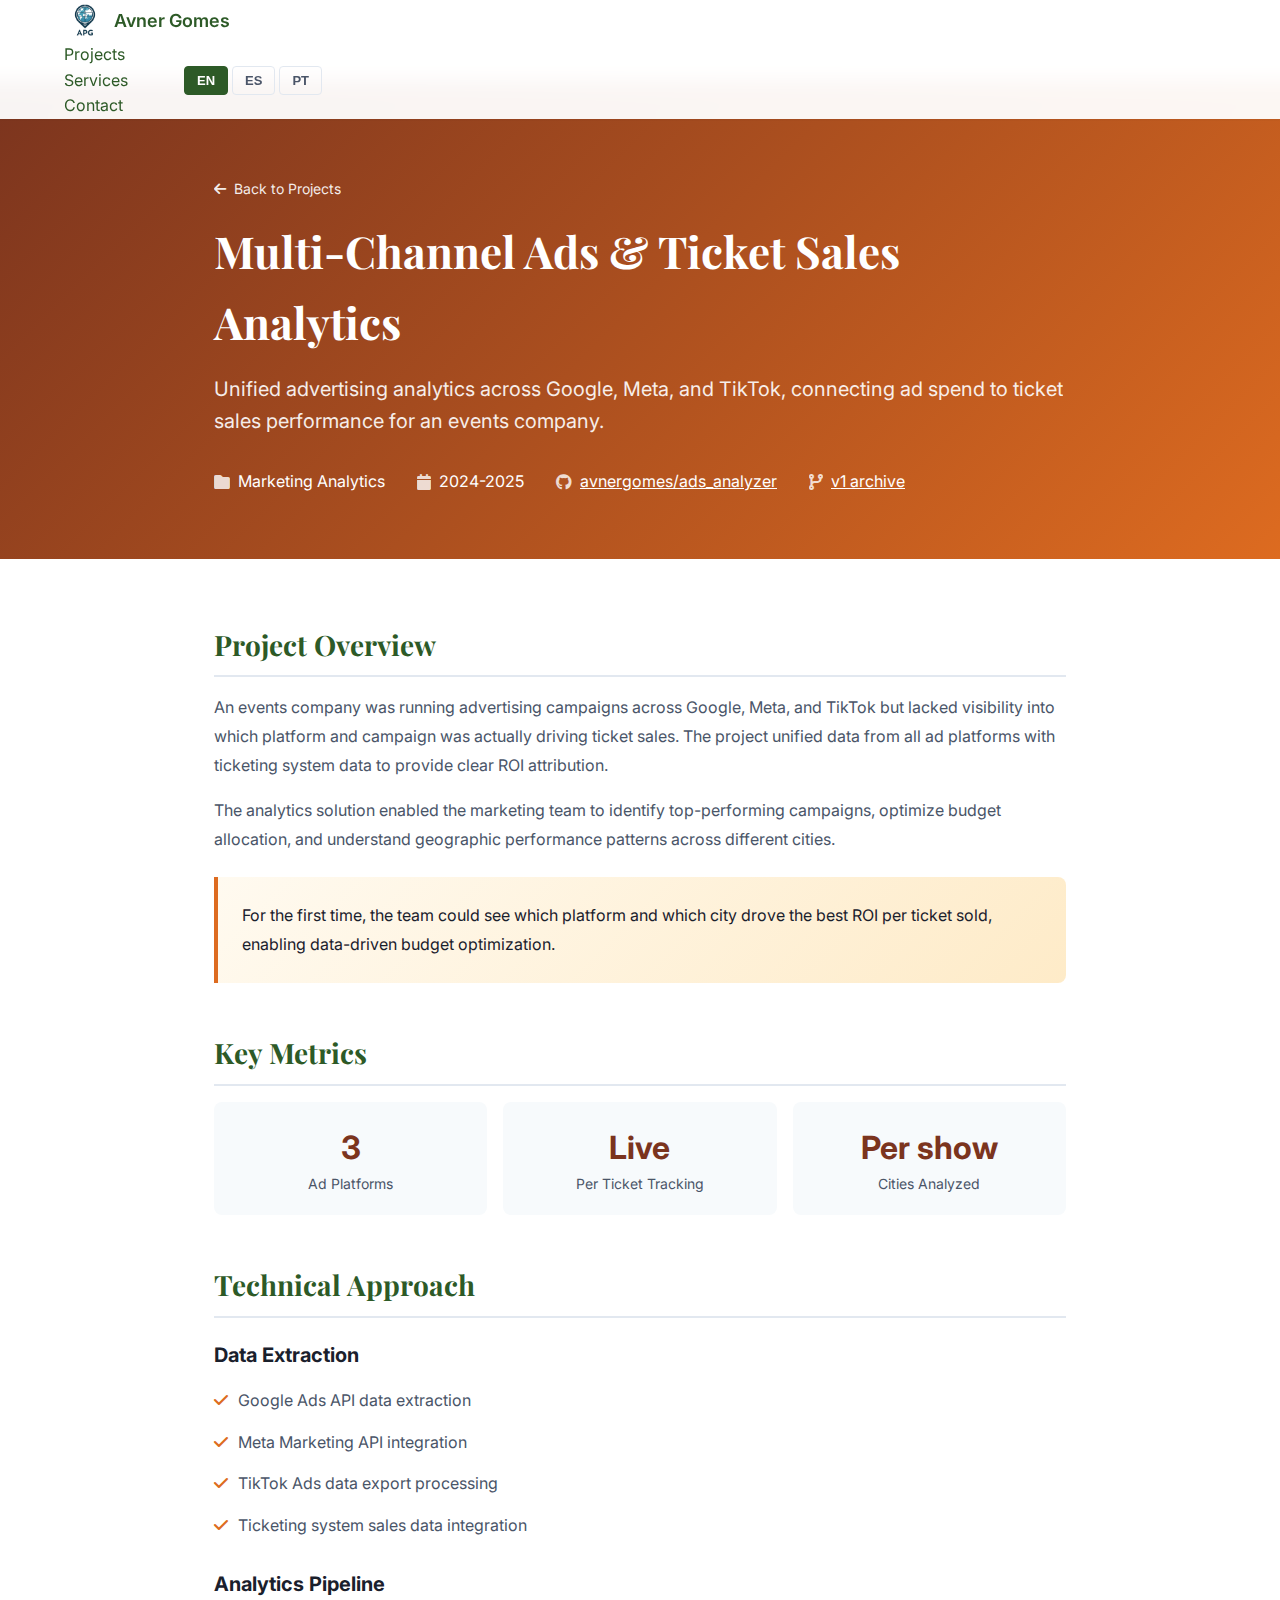
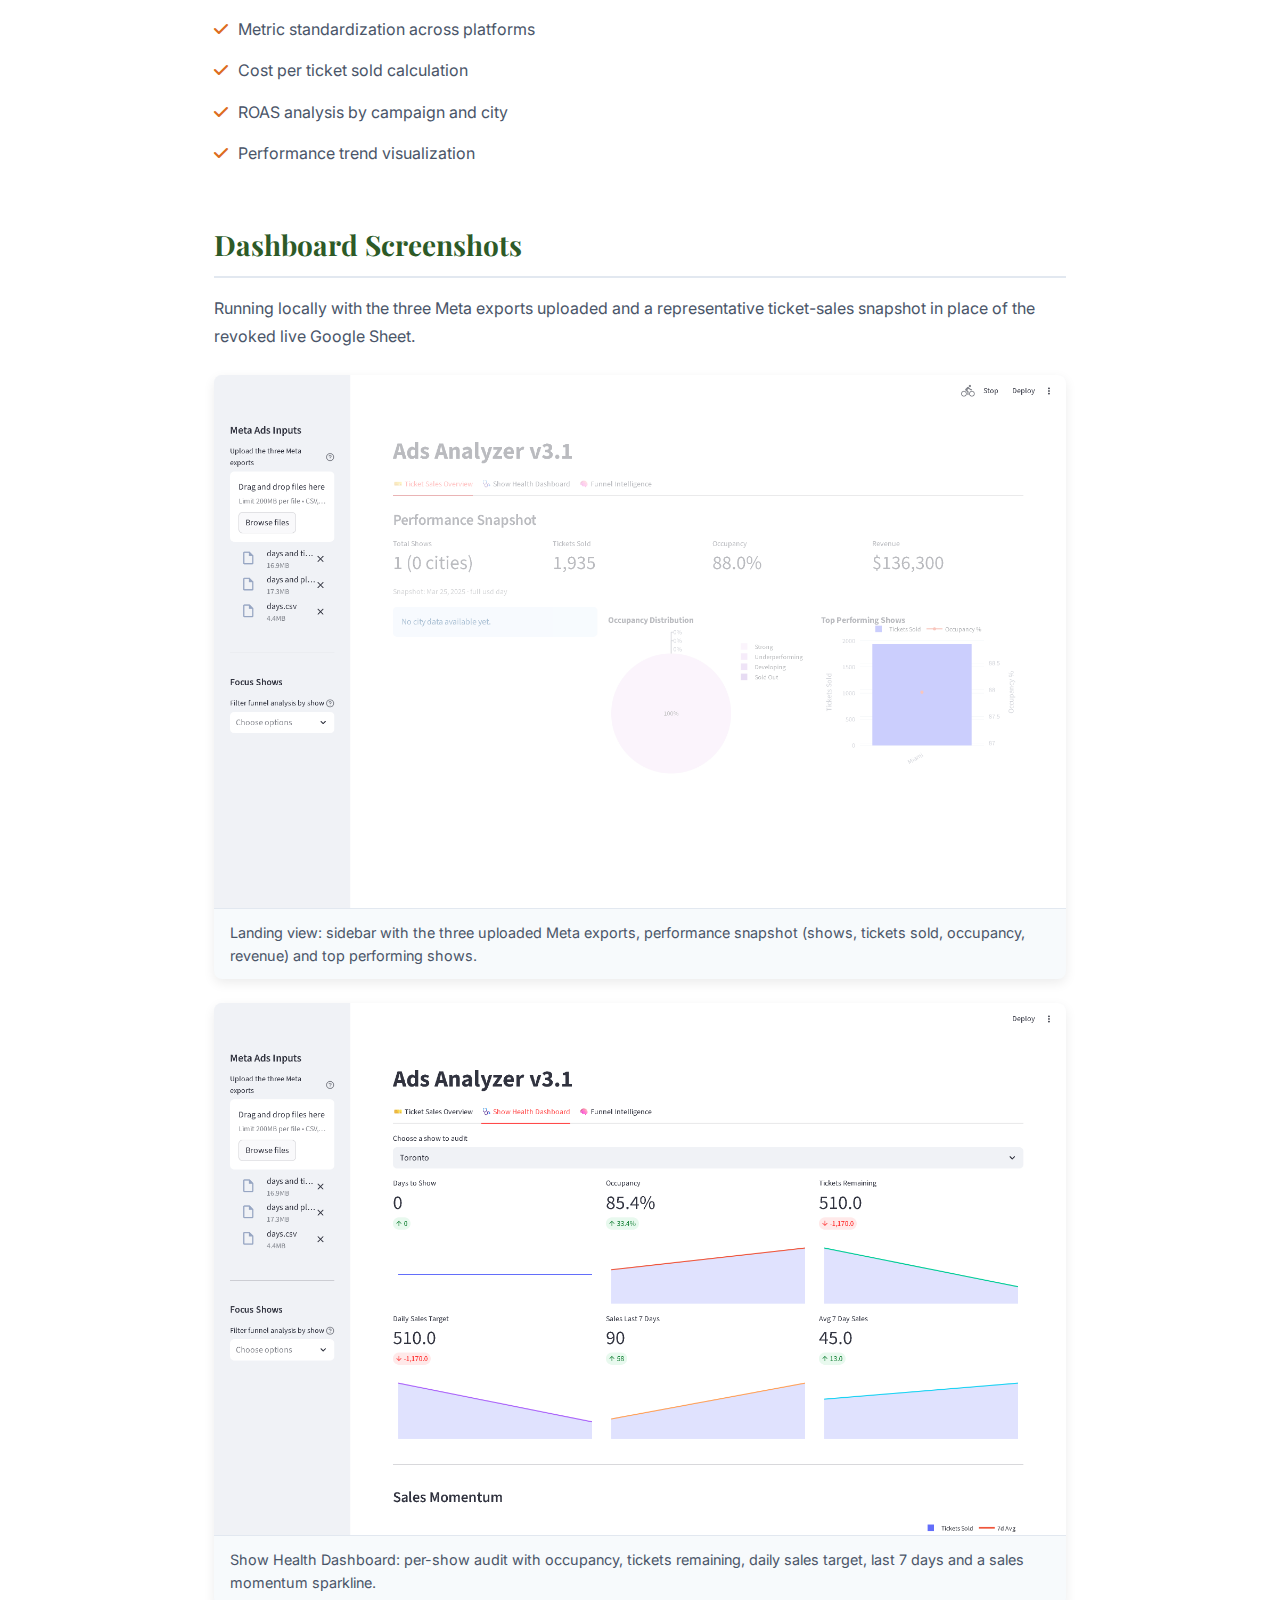
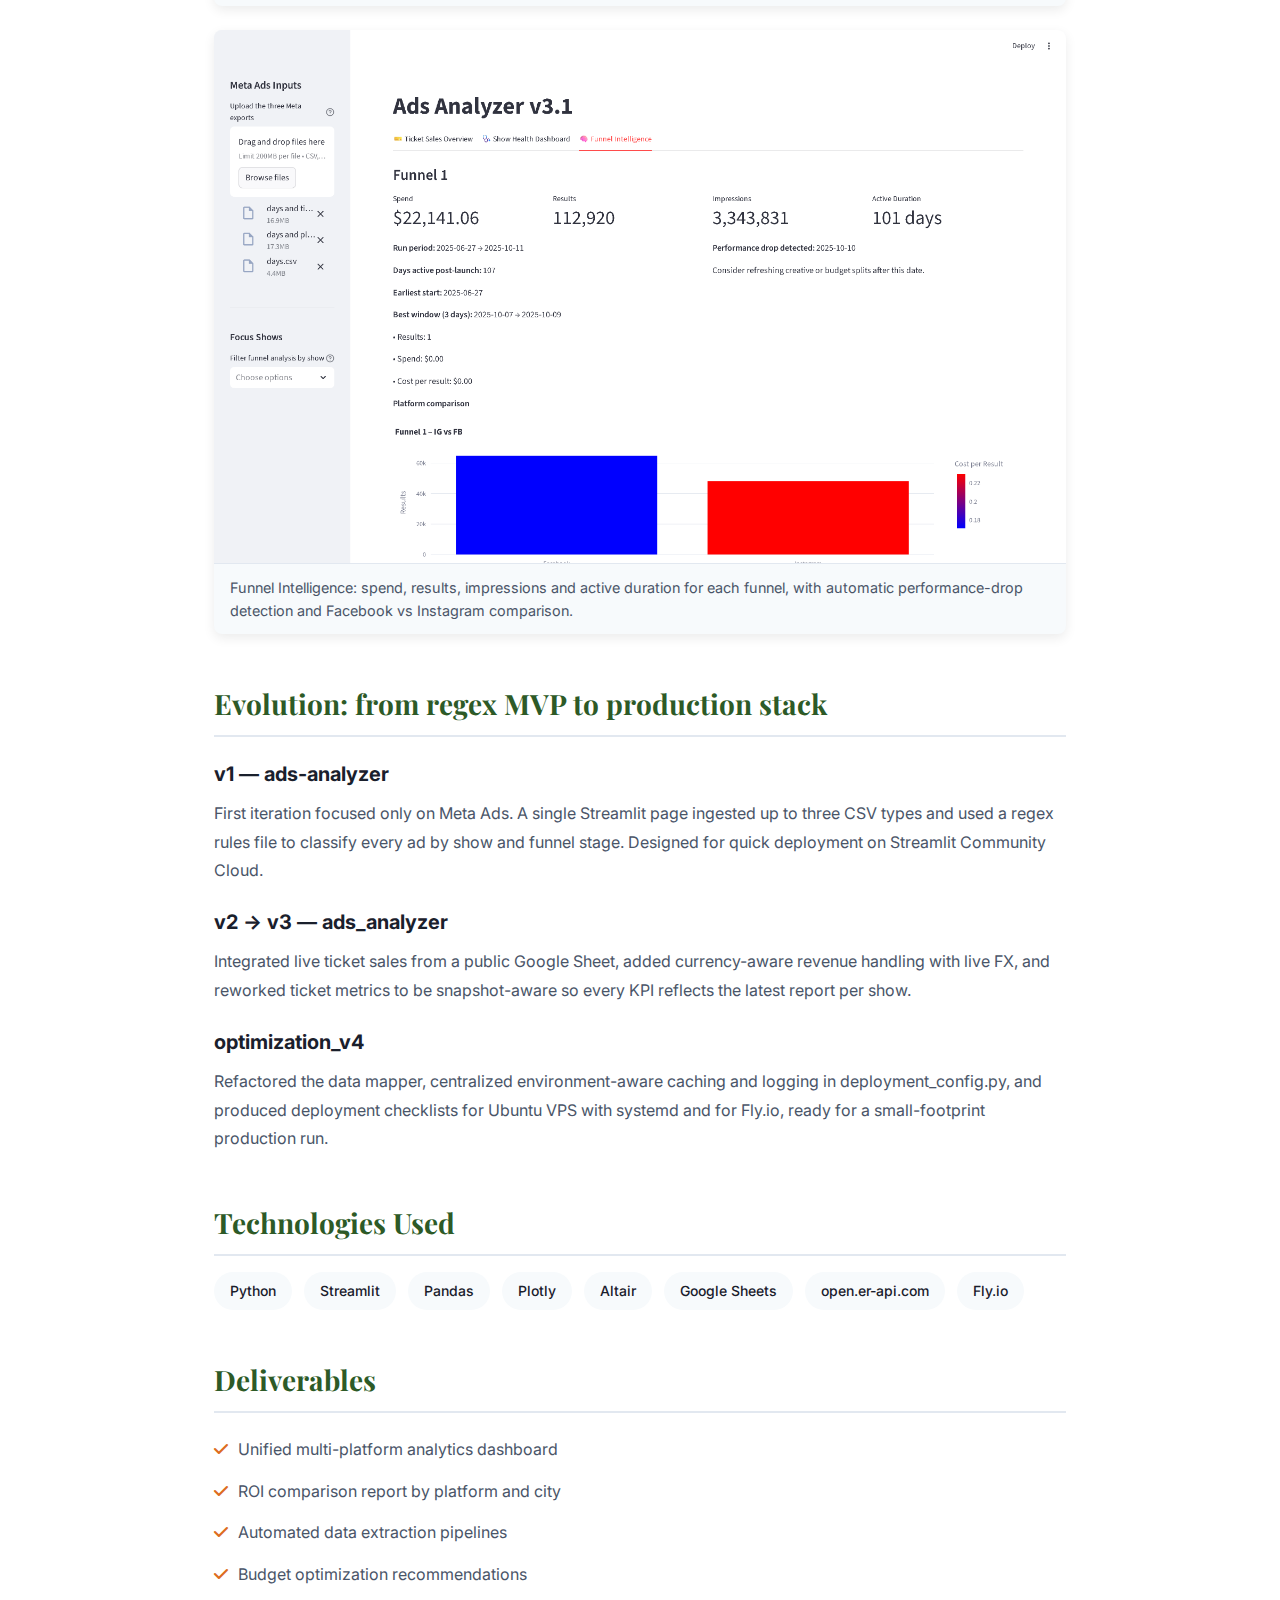
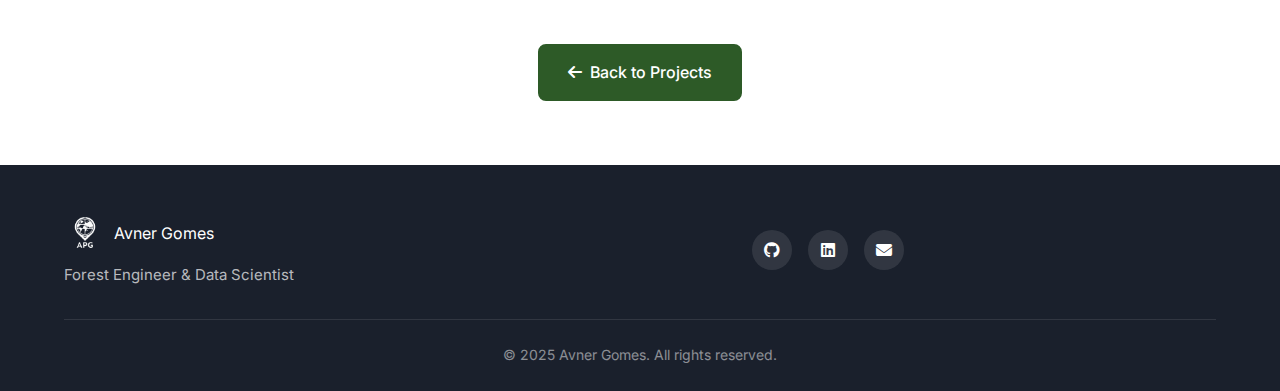
<file: projects/ads-analytics.html>
<!DOCTYPE html>
<html lang="en">
<head>
    <meta charset="UTF-8">
    <link rel="icon" type="image/svg+xml" href="../favicon.svg">
    <meta name="viewport" content="width=device-width, initial-scale=1.0">
    <meta name="description" content="Meta Ads + Ticket Sales Analytics: Streamlit dashboard that merges Meta Ads exports with live ticket sales and converts revenue across currencies in real time.">
    <meta name="robots" content="index,follow">
    <title>Meta Ads + Ticket Sales Analytics | Avner Gomes</title>

    <link rel="preconnect" href="https://fonts.googleapis.com">
    <link rel="preconnect" href="https://fonts.gstatic.com" crossorigin>
    <link href="https://fonts.googleapis.com/css2?family=Inter:wght@300;400;500;600;700&family=Playfair+Display:wght@400;500;600;700&display=swap" rel="stylesheet">
    <link rel="stylesheet" href="https://cdnjs.cloudflare.com/ajax/libs/font-awesome/6.4.0/css/all.min.css">
    <link rel="stylesheet" href="../css/styles.css">
    <style>
        .project-hero { background: linear-gradient(135deg, #7b341e 0%, #dd6b20 100%); color: white; padding: 6rem 0 4rem; margin-top: 80px; }
        .project-hero .container { max-width: 900px; }
        .project-hero h1 { font-family: var(--font-display); font-size: 2.75rem; margin-bottom: 1rem; }
        .project-hero .subtitle { font-size: 1.25rem; opacity: 0.9; margin-bottom: 2rem; }
        .project-meta { display: flex; flex-wrap: wrap; gap: 2rem; margin-top: 2rem; }
        .meta-item { display: flex; align-items: center; gap: 0.5rem; }
        .meta-item i { opacity: 0.8; }
        .project-content { padding: 4rem 0; }
        .project-content .container { max-width: 900px; }
        .content-section { margin-bottom: 3rem; }
        .content-section h2 { font-family: var(--font-display); font-size: 1.75rem; color: var(--color-primary); margin-bottom: 1rem; padding-bottom: 0.5rem; border-bottom: 2px solid var(--color-border); }
        .content-section h3 { font-size: 1.25rem; color: var(--color-text); margin: 1.5rem 0 0.75rem; }
        .content-section p { color: var(--color-text-light); line-height: 1.8; margin-bottom: 1rem; }
        .content-section ul { list-style: none; padding: 0; }
        .content-section li { padding: 0.5rem 0; padding-left: 1.5rem; position: relative; color: var(--color-text-light); }
        .content-section li::before { content: "\f00c"; font-family: "Font Awesome 6 Free"; font-weight: 900; position: absolute; left: 0; color: #dd6b20; }
        .tech-stack { display: flex; flex-wrap: wrap; gap: 0.75rem; margin-top: 1rem; }
        .tech-tag { background: var(--color-bg-alt); color: var(--color-text); padding: 0.5rem 1rem; border-radius: var(--radius-full); font-size: 0.875rem; font-weight: 500; }
        .highlight-box { background: linear-gradient(135deg, #fffaf0 0%, #feebc8 100%); border-left: 4px solid #dd6b20; padding: 1.5rem; border-radius: 0 var(--radius-md) var(--radius-md) 0; margin: 1.5rem 0; }
        .highlight-box p { margin: 0; color: var(--color-text); }
        .screenshot-grid { display: grid; grid-template-columns: 1fr; gap: 1.5rem; margin-top: 1.5rem; }
        .screenshot-card { background: var(--color-bg-alt); border-radius: var(--radius-md); overflow: hidden; box-shadow: 0 4px 12px rgba(0,0,0,0.08); }
        .screenshot-card img { width: 100%; height: auto; display: block; border-bottom: 1px solid var(--color-border); }
        .screenshot-caption { padding: 0.75rem 1rem; font-size: 0.9rem; color: var(--color-text-light); }
        .back-link { display: inline-flex; align-items: center; gap: 0.5rem; color: white; opacity: 0.9; margin-bottom: 1rem; font-size: 0.875rem; }
        .back-link:hover { opacity: 1; color: white; }
        .kpi-grid { display: grid; grid-template-columns: repeat(auto-fit, minmax(200px, 1fr)); gap: 1rem; margin-top: 1rem; }
        .kpi-card { background: var(--color-bg-alt); padding: 1.25rem; border-radius: var(--radius-md); text-align: center; }
        .kpi-card .number { font-size: 2rem; font-weight: 700; color: #7b341e; }
        .kpi-card .label { font-size: 0.875rem; color: var(--color-text-light); }
        @media (max-width: 768px) { .project-hero { padding: 4rem 0 3rem; } .project-hero h1 { font-size: 2rem; } .project-meta { gap: 1rem; } }
    </style>
</head>
<body>
    <nav class="navbar">
        <div class="container">
            <a href="../index.html" class="nav-logo">
                <picture>
                    <source srcset="../assets/logo1.webp" type="image/webp" />
                    <img src="../assets/logo1.png" alt="Avner Gomes" class="logo-img" width="32" height="32" />
                </picture>
                <span class="logo-text">Avner Gomes</span>
            </a>
            <button class="nav-toggle" aria-label="Toggle navigation"><span></span><span></span><span></span></button>
            <div class="nav-menu">
                <ul class="nav-list">
                    <li><a href="../index.html#projects" data-i18n="nav.projects">Projects</a></li>
                    <li><a href="../index.html#services" data-i18n="nav.services">Services</a></li>
                    <li><a href="../index.html#contact" data-i18n="nav.contact">Contact</a></li>
                </ul>
                <div class="nav-actions">
                    <div class="language-selector">
                        <button class="lang-btn active" data-lang="en">EN</button>
                        <button class="lang-btn" data-lang="es">ES</button>
                        <button class="lang-btn" data-lang="pt">PT</button>
                    </div>
                </div>
            </div>
        </div>
    </nav>

    <section class="project-hero">
        <div class="container">
            <a href="../index.html#projects" class="back-link"><i class="fas fa-arrow-left"></i><span data-i18n="project.backToProjects">Back to Projects</span></a>
            <h1 data-i18n="project8.pageTitle">Meta Ads + Ticket Sales Analytics</h1>
            <p class="subtitle" data-i18n="project8.heroDesc">Streamlit dashboard that merges Meta Ads exports with live ticket sales from a public Google Sheet and normalizes revenue across currencies in real time.</p>
            <div class="project-meta">
                <div class="meta-item"><i class="fas fa-folder"></i><span data-i18n="projects.cat.marketing">Marketing Analytics</span></div>
                <div class="meta-item"><i class="fas fa-calendar"></i><span>2024-2025</span></div>
                <div class="meta-item"><i class="fab fa-github"></i><a href="https://github.com/avnergomes/ads_analyzer" target="_blank" rel="noopener" style="color: white; text-decoration: underline;">avnergomes/ads_analyzer</a></div>
                <div class="meta-item"><i class="fas fa-code-branch"></i><a href="https://github.com/avnergomes/ads-analyzer" target="_blank" rel="noopener" style="color: white; text-decoration: underline;" data-i18n="project8.repoV1">v1 archive</a></div>
            </div>
        </div>
    </section>

    <section class="project-content">
        <div class="container">
            <div class="content-section">
                <h2 data-i18n="project.overview">Project Overview</h2>
                <p data-i18n="project8.overview1">An events company was running Meta Ads campaigns across many shows and venues but struggled to connect ad spend to actual ticket revenue, especially when tickets were priced in different currencies. The dashboard ingests the three standard Meta exports (Days, Days + Placement + Device, Days + Time) and pairs them with live ticket sales pulled from a public Google Sheet.</p>
                <p data-i18n="project8.overview2">A regex-based rules file maps every ad row to its show and funnel stage. Non-USD revenue is converted with live exchange rates (open.er-api.com, with offline fallback), and ticket KPIs reflect the latest snapshot per show, so capacity, tickets sold, revenue, and occupancy always stay current.</p>
                <div class="highlight-box">
                    <p data-i18n="project8.highlight">For the first time the team could see, per show, how Meta spend translated into tickets sold and USD revenue, with funnel decay and pacing alerts surfaced directly in the dashboard.</p>
                </div>
            </div>

            <div class="content-section">
                <h2 data-i18n="project.keyMetrics">Key Metrics</h2>
                <div class="kpi-grid">
                    <div class="kpi-card"><div class="number">3</div><div class="label" data-i18n="project8.metric1">Meta CSV types ingested</div></div>
                    <div class="kpi-card"><div class="number">Live</div><div class="label" data-i18n="project8.metric2">FX rates with fallback</div></div>
                    <div class="kpi-card"><div class="number">Per show</div><div class="label" data-i18n="project8.metric3">Snapshot-aware metrics</div></div>
                </div>
            </div>

            <div class="content-section">
                <h2 data-i18n="project.technicalApproach">Technical Approach</h2>
                <h3 data-i18n="project8.extraction">Data Ingestion</h3>
                <ul>
                    <li data-i18n="project8.tech1">Multi-CSV Meta Ads export parser (Days, Days + Placement + Device, Days + Time), auto-detecting file type by column signature</li>
                    <li data-i18n="project8.tech2">Public Google Sheets connector that stops at the endRow marker to avoid historical noise</li>
                    <li data-i18n="project8.tech3">Regex rules file (campaign_mapping_fixed.csv) that classifies every ad by show, funnel stage, and legacy tags</li>
                    <li data-i18n="project8.tech4">Live FX from open.er-api.com with a 6-hour refresh and static-rate fallback when the API is unavailable</li>
                </ul>
                <h3 data-i18n="project8.analytics">Analytics Pipeline</h3>
                <ul>
                    <li data-i18n="project8.an1">Revenue normalization to USD for cross-show comparison</li>
                    <li data-i18n="project8.an2">Snapshot-aware ticket metrics (latest report per show drives capacity, tickets, revenue, and occupancy)</li>
                    <li data-i18n="project8.an3">Funnel decay across F1 / F2 / AddToCart / Purchase stages</li>
                    <li data-i18n="project8.an4">Pacing alerts and per-show ROI surfaced next to raw downloadable datasets</li>
                </ul>
            </div>

            <div class="content-section">
                <h2 data-i18n="project8.screenshotsTitle">Dashboard Screenshots</h2>
                <p data-i18n="project8.screenshotsIntro">Running locally with the three Meta exports uploaded and a representative ticket-sales snapshot in place of the revoked live Google Sheet.</p>
                <div class="screenshot-grid">
                    <div class="screenshot-card">
                        <img src="../assets/projects/ads-analyzer/02-full-dashboard.png" alt="Ads Analyzer dashboard landing view with sidebar uploads and performance snapshot KPIs" loading="lazy" />
                        <div class="screenshot-caption" data-i18n="project8.screenshot1">Landing view: sidebar with the three uploaded Meta exports, performance snapshot (shows, tickets sold, occupancy, revenue) and top performing shows.</div>
                    </div>
                    <div class="screenshot-card">
                        <img src="../assets/projects/ads-analyzer/04-show-health-dashboard.png" alt="Show Health Dashboard tab showing Toronto tickets remaining, daily sales target, occupancy and momentum sparklines" loading="lazy" />
                        <div class="screenshot-caption" data-i18n="project8.screenshot2">Show Health Dashboard: per-show audit with occupancy, tickets remaining, daily sales target, last 7 days and a sales momentum sparkline.</div>
                    </div>
                    <div class="screenshot-card">
                        <img src="../assets/projects/ads-analyzer/05-funnel-intelligence.png" alt="Funnel Intelligence tab showing spend, impressions, active duration, performance drop detection and Instagram vs Facebook comparison" loading="lazy" />
                        <div class="screenshot-caption" data-i18n="project8.screenshot3">Funnel Intelligence: spend, results, impressions and active duration for each funnel, with automatic performance-drop detection and Facebook vs Instagram comparison.</div>
                    </div>
                </div>
            </div>

            <div class="content-section">
                <h2 data-i18n="project8.evolutionTitle">Evolution: from regex MVP to production stack</h2>
                <h3>v1 &mdash; ads-analyzer</h3>
                <p data-i18n="project8.evolutionV1">First iteration focused only on Meta Ads. A single Streamlit page ingested up to three CSV types and used a regex rules file to classify every ad by show and funnel stage. Designed for quick deployment on Streamlit Community Cloud.</p>
                <h3>v2 &rarr; v3 &mdash; ads_analyzer</h3>
                <p data-i18n="project8.evolutionV2">Integrated live ticket sales from a public Google Sheet, added currency-aware revenue handling with live FX, and reworked ticket metrics to be snapshot-aware so every KPI reflects the latest report per show.</p>
                <h3>optimization_v4</h3>
                <p data-i18n="project8.evolutionV4">Refactored the data mapper, centralized environment-aware caching and logging in deployment_config.py, and produced deployment checklists for Ubuntu VPS with systemd and for Fly.io, ready for a small-footprint production run.</p>
            </div>

            <div class="content-section">
                <h2 data-i18n="project.technologies">Technologies Used</h2>
                <div class="tech-stack">
                    <span class="tech-tag">Python</span>
                    <span class="tech-tag">Streamlit</span>
                    <span class="tech-tag">Pandas</span>
                    <span class="tech-tag">Plotly</span>
                    <span class="tech-tag">Altair</span>
                    <span class="tech-tag">Google Sheets</span>
                    <span class="tech-tag">open.er-api.com</span>
                    <span class="tech-tag">Fly.io</span>
                </div>
            </div>

            <div class="content-section">
                <h2 data-i18n="project.deliverables">Deliverables</h2>
                <ul>
                    <li data-i18n="project8.del1">Integrated Streamlit dashboard covering funnel decay, pacing alerts, and FX-aware revenue per show</li>
                    <li data-i18n="project8.del2">Reusable public Google Sheets connector module with health-check endpoint</li>
                    <li data-i18n="project8.del3">Human-editable regex rules file that drives show and funnel classification</li>
                    <li data-i18n="project8.del4">Deployment guides for Ubuntu VPS with systemd and for Fly.io, plus a deployment checklist</li>
                </ul>
            </div>

            <div style="text-align: center; margin-top: 3rem;">
                <a href="../index.html#projects" class="btn btn-primary"><i class="fas fa-arrow-left"></i><span data-i18n="project.backToProjects">Back to Projects</span></a>
            </div>
        </div>
    </section>

    <footer class="footer">
        <div class="container">
            <div class="footer-content">
                <div class="footer-brand">
                    <div class="logo-mark">
                        <picture>
                            <source srcset="../assets/logo2.webp" type="image/webp" />
                            <img src="../assets/logo2.png" alt="Avner Gomes" class="logo-img" width="32" height="32" />
                        </picture>
                        Avner Gomes
                    </div>
                    <p data-i18n="footer.tagline">Forest Engineer & Data Scientist</p>
                </div>
                <div class="footer-social">
                    <a href="https://github.com/avnergomes" target="_blank" rel="noopener" aria-label="GitHub"><i class="fab fa-github"></i></a>
                    <a href="https://linkedin.com/in/avnergomes" target="_blank" rel="noopener" aria-label="LinkedIn"><i class="fab fa-linkedin"></i></a>
                    <a href="mailto:avnergomes@gmail.com" aria-label="Email"><i class="fas fa-envelope"></i></a>
                </div>
            </div>
            <div class="footer-bottom"><p>&copy; 2025 Avner Gomes. <span data-i18n="footer.rights">All rights reserved.</span></p></div>
        </div>
    </footer>
    <script src="../js/translations.js"></script>
    <script src="../js/main.js"></script>
</body>
</html>
</file>
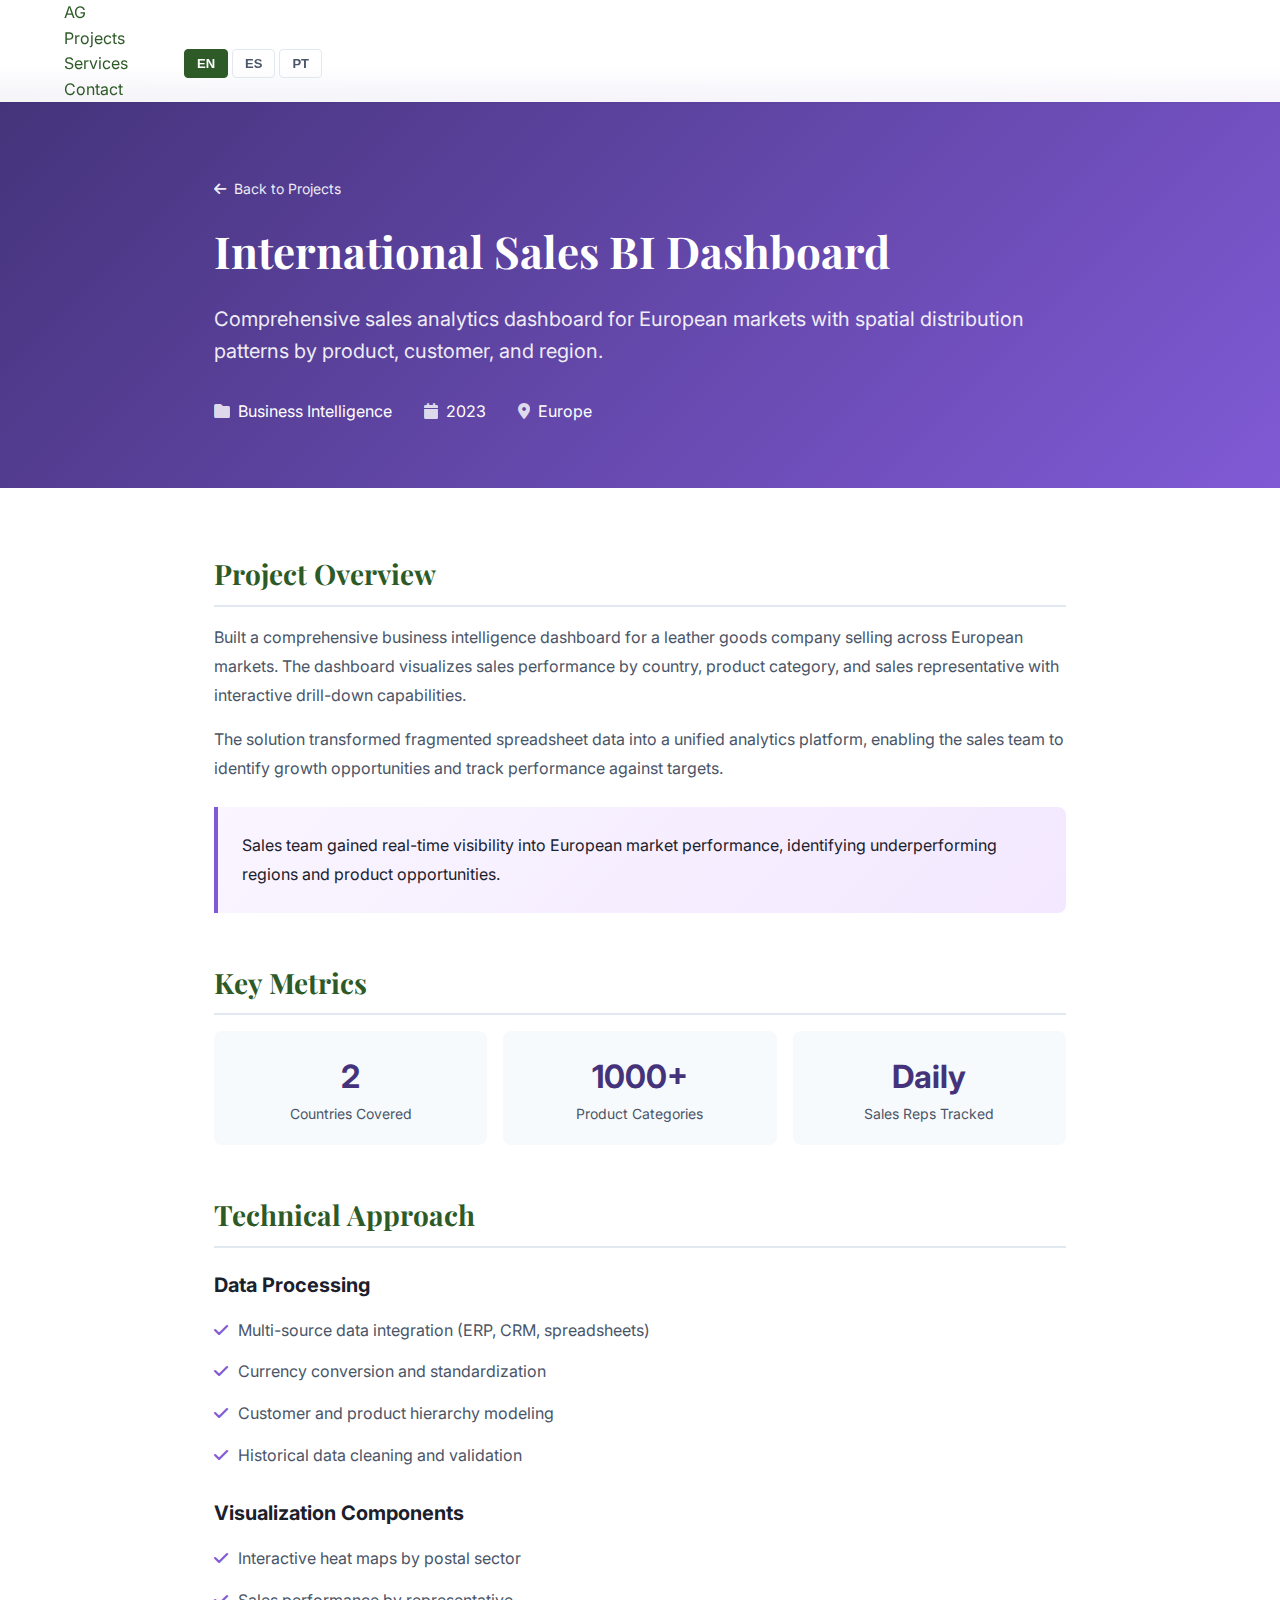
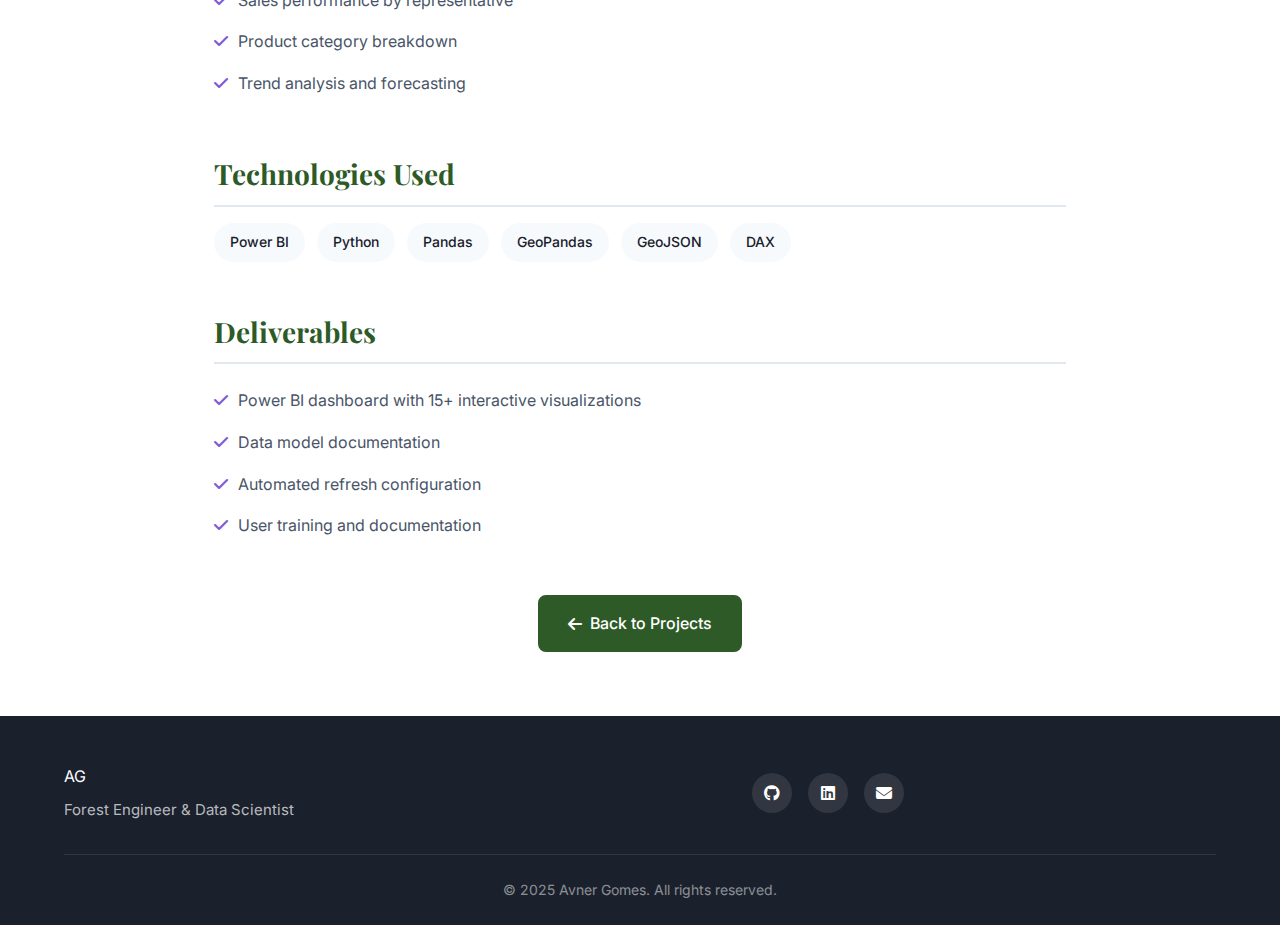
<file: projects/bi-international.html>
<!DOCTYPE html>
<html lang="en">
<head>
    <meta charset="UTF-8">
    <link rel="icon" type="image/svg+xml" href="../favicon.svg">
    <meta name="viewport" content="width=device-width, initial-scale=1.0">
    <meta name="description" content="International Sales BI Dashboard - Business intelligence solution for European fabric company">
    <meta name="robots" content="index,follow">
    <title>International Sales BI Dashboard | Avner Gomes</title>

    <link rel="preconnect" href="https://fonts.googleapis.com">
    <link rel="preconnect" href="https://fonts.gstatic.com" crossorigin>
    <link href="https://fonts.googleapis.com/css2?family=Inter:wght@300;400;500;600;700&family=Playfair+Display:wght@400;500;600;700&display=swap" rel="stylesheet">
    <link rel="stylesheet" href="https://cdnjs.cloudflare.com/ajax/libs/font-awesome/6.4.0/css/all.min.css">
    <link rel="stylesheet" href="../css/styles.css">
    <style>
        .project-hero { background: linear-gradient(135deg, #44337a 0%, #805ad5 100%); color: white; padding: 6rem 0 4rem; margin-top: 80px; }
        .project-hero .container { max-width: 900px; }
        .project-hero h1 { font-family: var(--font-display); font-size: 2.75rem; margin-bottom: 1rem; }
        .project-hero .subtitle { font-size: 1.25rem; opacity: 0.9; margin-bottom: 2rem; }
        .project-meta { display: flex; flex-wrap: wrap; gap: 2rem; margin-top: 2rem; }
        .meta-item { display: flex; align-items: center; gap: 0.5rem; }
        .meta-item i { opacity: 0.8; }
        .project-content { padding: 4rem 0; }
        .project-content .container { max-width: 900px; }
        .content-section { margin-bottom: 3rem; }
        .content-section h2 { font-family: var(--font-display); font-size: 1.75rem; color: var(--color-primary); margin-bottom: 1rem; padding-bottom: 0.5rem; border-bottom: 2px solid var(--color-border); }
        .content-section h3 { font-size: 1.25rem; color: var(--color-text); margin: 1.5rem 0 0.75rem; }
        .content-section p { color: var(--color-text-light); line-height: 1.8; margin-bottom: 1rem; }
        .content-section ul { list-style: none; padding: 0; }
        .content-section li { padding: 0.5rem 0; padding-left: 1.5rem; position: relative; color: var(--color-text-light); }
        .content-section li::before { content: "\f00c"; font-family: "Font Awesome 6 Free"; font-weight: 900; position: absolute; left: 0; color: #805ad5; }
        .tech-stack { display: flex; flex-wrap: wrap; gap: 0.75rem; margin-top: 1rem; }
        .tech-tag { background: var(--color-bg-alt); color: var(--color-text); padding: 0.5rem 1rem; border-radius: var(--radius-full); font-size: 0.875rem; font-weight: 500; }
        .highlight-box { background: linear-gradient(135deg, #faf5ff 0%, #f3e8ff 100%); border-left: 4px solid #805ad5; padding: 1.5rem; border-radius: 0 var(--radius-md) var(--radius-md) 0; margin: 1.5rem 0; }
        .highlight-box p { margin: 0; color: var(--color-text); }
        .back-link { display: inline-flex; align-items: center; gap: 0.5rem; color: white; opacity: 0.9; margin-bottom: 1rem; font-size: 0.875rem; }
        .back-link:hover { opacity: 1; color: white; }
        .kpi-grid { display: grid; grid-template-columns: repeat(auto-fit, minmax(200px, 1fr)); gap: 1rem; margin-top: 1rem; }
        .kpi-card { background: var(--color-bg-alt); padding: 1.25rem; border-radius: var(--radius-md); text-align: center; }
        .kpi-card .number { font-size: 2rem; font-weight: 700; color: #44337a; }
        .kpi-card .label { font-size: 0.875rem; color: var(--color-text-light); }
        @media (max-width: 768px) { .project-hero { padding: 4rem 0 3rem; } .project-hero h1 { font-size: 2rem; } .project-meta { gap: 1rem; } }
    </style>
</head>
<body>
    <nav class="navbar">
        <div class="container">
            <a href="../index.html" class="nav-logo">AG</a>
            <button class="nav-toggle" aria-label="Toggle navigation"><span></span><span></span><span></span></button>
            <div class="nav-menu">
                <ul class="nav-list">
                    <li><a href="../index.html#projects" data-i18n="nav.projects">Projects</a></li>
                    <li><a href="../index.html#services" data-i18n="nav.services">Services</a></li>
                    <li><a href="../index.html#contact" data-i18n="nav.contact">Contact</a></li>
                </ul>
                <div class="nav-actions">
                    <div class="language-selector">
                        <button class="lang-btn active" data-lang="en">EN</button>
                        <button class="lang-btn" data-lang="es">ES</button>
                        <button class="lang-btn" data-lang="pt">PT</button>
                    </div>
                </div>
            </div>
        </div>
    </nav>

    <section class="project-hero">
        <div class="container">
            <a href="../index.html#projects" class="back-link"><i class="fas fa-arrow-left"></i><span data-i18n="project.backToProjects">Back to Projects</span></a>
            <h1 data-i18n="project5.pageTitle">International Sales BI Dashboard</h1>
            <p class="subtitle" data-i18n="project5.heroDesc">Custom business intelligence dashboard for a European fabric company, providing spatial distribution patterns and sales performance insights.</p>
            <div class="project-meta">
                <div class="meta-item"><i class="fas fa-folder"></i><span data-i18n="projects.cat.bi">Business Intelligence</span></div>
                <div class="meta-item"><i class="fas fa-calendar"></i><span>2023</span></div>
                <div class="meta-item"><i class="fas fa-map-marker-alt"></i><span data-i18n="project5.location">UK / Germany</span></div>
            </div>
        </div>
    </section>

    <section class="project-content">
        <div class="container">
            <div class="content-section">
                <h2 data-i18n="project.overview">Project Overview</h2>
                <p data-i18n="project5.overview1">Built a comprehensive business intelligence dashboard for a European fabric company that needed to understand sales patterns across UK and Germany markets. The solution provides real-time insights by product, customer segment, and geographic region.</p>
                <p data-i18n="project5.overview2">The dashboard integrates multiple data sources and includes geographic heat maps, time series analysis, and customer segmentation views that the sales team reviews every Monday morning.</p>
                <div class="highlight-box">
                    <p data-i18n="project5.highlight">Spatial distribution patterns by product, customer, region, and sales representative became visible for the first time, enabling data-driven decision making.</p>
                </div>
            </div>

            <div class="content-section">
                <h2 data-i18n="project.keyMetrics">Key Metrics</h2>
                <div class="kpi-grid">
                    <div class="kpi-card"><div class="number">2</div><div class="label" data-i18n="project5.metric1">Markets Covered</div></div>
                    <div class="kpi-card"><div class="number">1000+</div><div class="label" data-i18n="project5.metric2">Postal Areas Mapped</div></div>
                    <div class="kpi-card"><div class="number">Daily</div><div class="label" data-i18n="project5.metric3">Data Updates</div></div>
                </div>
            </div>

            <div class="content-section">
                <h2 data-i18n="project.technicalApproach">Technical Approach</h2>
                <h3 data-i18n="project5.dataProc">Data Processing</h3>
                <ul>
                    <li data-i18n="project5.tech1">Sales data extraction and cleaning pipeline</li>
                    <li data-i18n="project5.tech2">Postal code to geographic coordinate mapping</li>
                    <li data-i18n="project5.tech3">Customer segmentation by purchase patterns</li>
                    <li data-i18n="project5.tech4">Time series aggregation (daily, weekly, monthly)</li>
                </ul>
                <h3 data-i18n="project5.viz">Visualization Components</h3>
                <ul>
                    <li data-i18n="project5.viz1">Interactive heat maps by postal sector</li>
                    <li data-i18n="project5.viz2">Sales performance by representative</li>
                    <li data-i18n="project5.viz3">Product category breakdown</li>
                    <li data-i18n="project5.viz4">Trend analysis and forecasting</li>
                </ul>
            </div>

            <div class="content-section">
                <h2 data-i18n="project.technologies">Technologies Used</h2>
                <div class="tech-stack">
                    <span class="tech-tag">Power BI</span>
                    <span class="tech-tag">Python</span>
                    <span class="tech-tag">Pandas</span>
                    <span class="tech-tag">GeoPandas</span>
                    <span class="tech-tag">GeoJSON</span>
                    <span class="tech-tag">DAX</span>
                </div>
            </div>

            <div class="content-section">
                <h2 data-i18n="project.deliverables">Deliverables</h2>
                <ul>
                    <li data-i18n="project5.del1">Interactive Power BI dashboard</li>
                    <li data-i18n="project5.del2">Geographic heat maps for UK and Germany</li>
                    <li data-i18n="project5.del3">Automated data refresh pipeline</li>
                    <li data-i18n="project5.del4">User documentation and training</li>
                </ul>
            </div>

            <div style="text-align: center; margin-top: 3rem;">
                <a href="../index.html#projects" class="btn btn-primary"><i class="fas fa-arrow-left"></i><span data-i18n="project.backToProjects">Back to Projects</span></a>
            </div>
        </div>
    </section>

    <footer class="footer">
        <div class="container">
            <div class="footer-content">
                <div class="footer-brand"><span class="footer-logo">AG</span><p data-i18n="footer.tagline">Forest Engineer & Data Scientist</p></div>
                <div class="footer-social">
                    <a href="https://github.com/avnergomes" target="_blank" rel="noopener" aria-label="GitHub"><i class="fab fa-github"></i></a>
                    <a href="https://linkedin.com/in/avnergomes" target="_blank" rel="noopener" aria-label="LinkedIn"><i class="fab fa-linkedin"></i></a>
                    <a href="mailto:avnergomes@gmail.com" aria-label="Email"><i class="fas fa-envelope"></i></a>
                </div>
            </div>
            <div class="footer-bottom"><p>&copy; 2025 Avner Gomes. <span data-i18n="footer.rights">All rights reserved.</span></p></div>
        </div>
    </footer>
    <script src="../js/translations.js"></script>
    <script src="../js/main.js"></script>
</body>
</html>
</file>
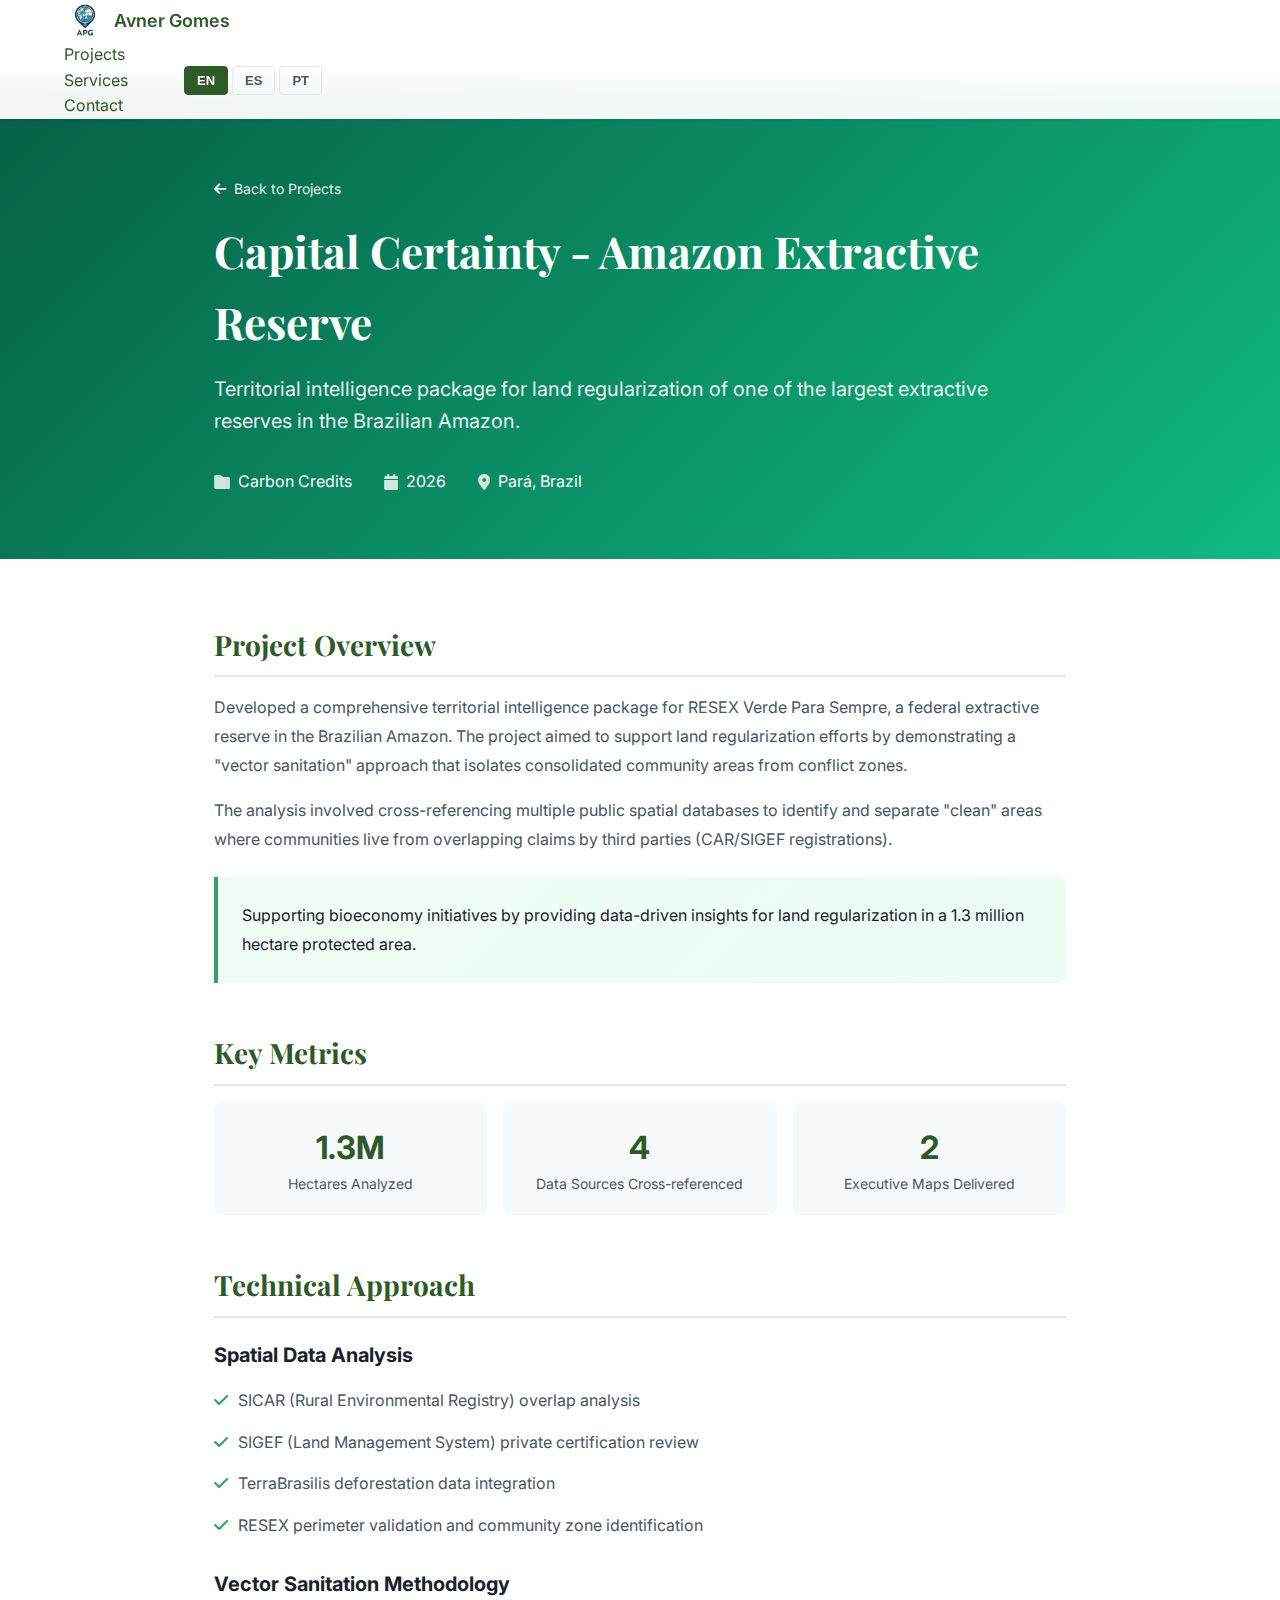
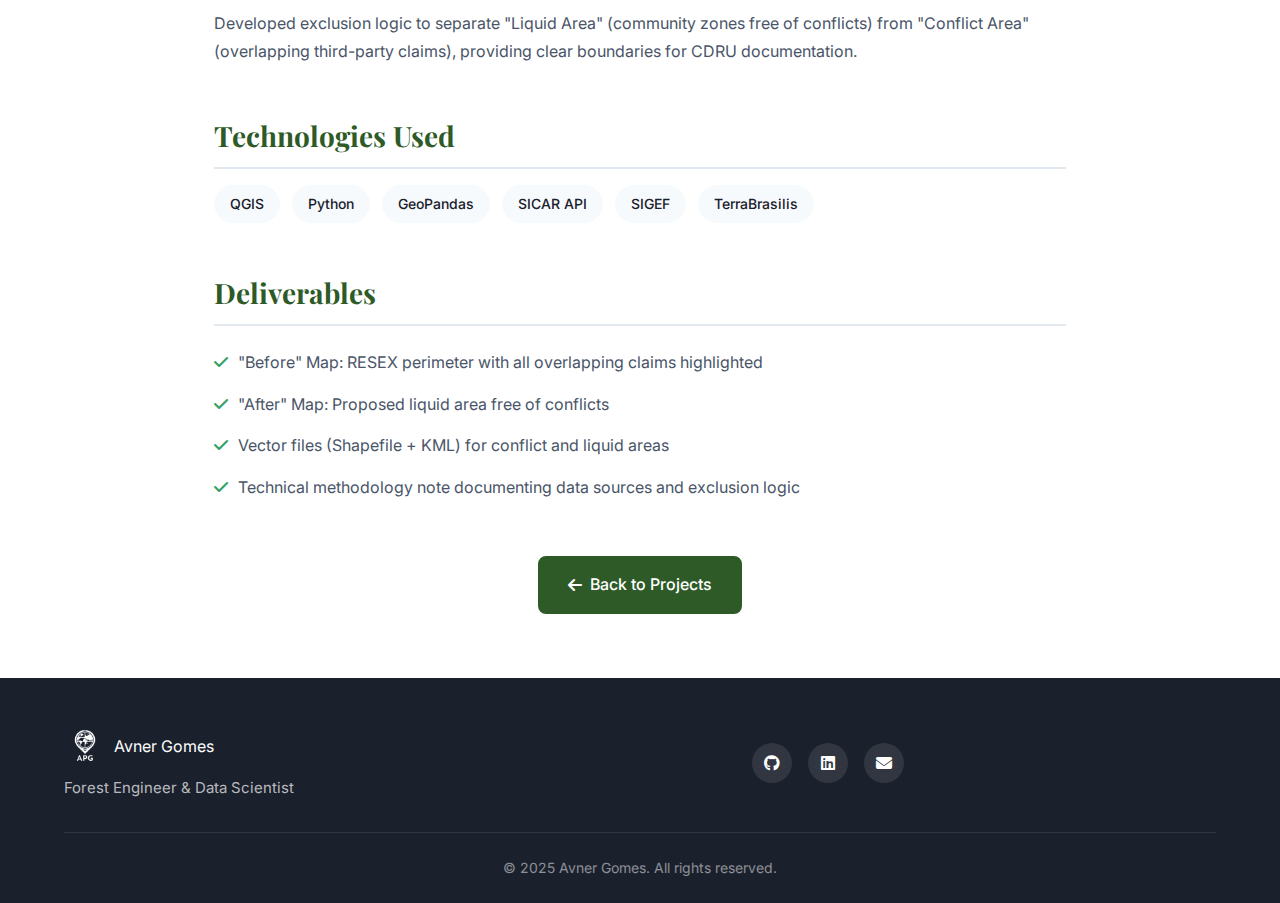
<file: projects/capital-certainty.html>
<!DOCTYPE html>
<html lang="en">
<head>
    <meta charset="UTF-8">
    <link rel="icon" type="image/svg+xml" href="../favicon.svg">
    <meta name="viewport" content="width=device-width, initial-scale=1.0">
    <meta name="description" content="Capital Certainty - Geospatial analysis for Amazon extractive reserve land regularization and carbon assessment">
    <meta name="robots" content="index,follow">
    <title>Capital Certainty - RESEX Analysis | Avner Gomes</title>

    <link rel="preconnect" href="https://fonts.googleapis.com">
    <link rel="preconnect" href="https://fonts.gstatic.com" crossorigin>
    <link href="https://fonts.googleapis.com/css2?family=Inter:wght@300;400;500;600;700&family=Playfair+Display:wght@400;500;600;700&display=swap" rel="stylesheet">
    <link rel="stylesheet" href="https://cdnjs.cloudflare.com/ajax/libs/font-awesome/6.4.0/css/all.min.css">
    <link rel="stylesheet" href="../css/styles.css">
    <style>
        .project-hero { background: linear-gradient(135deg, #065f46 0%, #10b981 100%); color: white; padding: 6rem 0 4rem; margin-top: 80px; }
        .project-hero .container { max-width: 900px; }
        .project-hero h1 { font-family: var(--font-display); font-size: 2.75rem; margin-bottom: 1rem; }
        .project-hero .subtitle { font-size: 1.25rem; opacity: 0.9; margin-bottom: 2rem; }
        .project-meta { display: flex; flex-wrap: wrap; gap: 2rem; margin-top: 2rem; }
        .meta-item { display: flex; align-items: center; gap: 0.5rem; }
        .meta-item i { opacity: 0.8; }
        .project-content { padding: 4rem 0; }
        .project-content .container { max-width: 900px; }
        .content-section { margin-bottom: 3rem; }
        .content-section h2 { font-family: var(--font-display); font-size: 1.75rem; color: var(--color-primary); margin-bottom: 1rem; padding-bottom: 0.5rem; border-bottom: 2px solid var(--color-border); }
        .content-section h3 { font-size: 1.25rem; color: var(--color-text); margin: 1.5rem 0 0.75rem; }
        .content-section p { color: var(--color-text-light); line-height: 1.8; margin-bottom: 1rem; }
        .content-section ul { list-style: none; padding: 0; }
        .content-section li { padding: 0.5rem 0; padding-left: 1.5rem; position: relative; color: var(--color-text-light); }
        .content-section li::before { content: "\f00c"; font-family: "Font Awesome 6 Free"; font-weight: 900; position: absolute; left: 0; color: var(--color-accent); }
        .tech-stack { display: flex; flex-wrap: wrap; gap: 0.75rem; margin-top: 1rem; }
        .tech-tag { background: var(--color-bg-alt); color: var(--color-text); padding: 0.5rem 1rem; border-radius: var(--radius-full); font-size: 0.875rem; font-weight: 500; }
        .highlight-box { background: linear-gradient(135deg, #f0fdf4 0%, #ecfdf5 100%); border-left: 4px solid var(--color-accent); padding: 1.5rem; border-radius: 0 var(--radius-md) var(--radius-md) 0; margin: 1.5rem 0; }
        .highlight-box p { margin: 0; color: var(--color-text); }
        .back-link { display: inline-flex; align-items: center; gap: 0.5rem; color: white; opacity: 0.9; margin-bottom: 1rem; font-size: 0.875rem; }
        .back-link:hover { opacity: 1; color: white; }
        .kpi-grid { display: grid; grid-template-columns: repeat(auto-fit, minmax(200px, 1fr)); gap: 1rem; margin-top: 1rem; }
        .kpi-card { background: var(--color-bg-alt); padding: 1.25rem; border-radius: var(--radius-md); text-align: center; }
        .kpi-card .number { font-size: 2rem; font-weight: 700; color: var(--color-primary); }
        .kpi-card .label { font-size: 0.875rem; color: var(--color-text-light); }
        @media (max-width: 768px) { .project-hero { padding: 4rem 0 3rem; } .project-hero h1 { font-size: 2rem; } .project-meta { gap: 1rem; } }
    </style>
</head>
<body>
    <nav class="navbar">
        <div class="container">
            <a href="../index.html" class="nav-logo">
                <picture>
                    <source srcset="../assets/logo1.webp" type="image/webp" />
                    <img src="../assets/logo1.png" alt="Avner Gomes" class="logo-img" width="32" height="32" />
                </picture>
                <span class="logo-text">Avner Gomes</span>
            </a>
            <button class="nav-toggle" aria-label="Toggle navigation"><span></span><span></span><span></span></button>
            <div class="nav-menu">
                <ul class="nav-list">
                    <li><a href="../index.html#projects" data-i18n="nav.projects">Projects</a></li>
                    <li><a href="../index.html#services" data-i18n="nav.services">Services</a></li>
                    <li><a href="../index.html#contact" data-i18n="nav.contact">Contact</a></li>
                </ul>
                <div class="nav-actions">
                    <div class="language-selector">
                        <button class="lang-btn active" data-lang="en">EN</button>
                        <button class="lang-btn" data-lang="es">ES</button>
                        <button class="lang-btn" data-lang="pt">PT</button>
                    </div>
                </div>
            </div>
        </div>
    </nav>

    <section class="project-hero">
        <div class="container">
            <a href="../index.html#projects" class="back-link"><i class="fas fa-arrow-left"></i><span data-i18n="project.backToProjects">Back to Projects</span></a>
            <h1 data-i18n="projectCapital.pageTitle">Capital Certainty - Amazon Extractive Reserve</h1>
            <p class="subtitle" data-i18n="projectCapital.heroDesc">Territorial intelligence package for land regularization of one of the largest extractive reserves in the Brazilian Amazon.</p>
            <div class="project-meta">
                <div class="meta-item"><i class="fas fa-folder"></i><span data-i18n="projects.cat.carbon">Carbon Credits</span></div>
                <div class="meta-item"><i class="fas fa-calendar"></i><span>2026</span></div>
                <div class="meta-item"><i class="fas fa-map-marker-alt"></i><span data-i18n="projectCapital.location">Pará, Brazil</span></div>
            </div>
        </div>
    </section>

    <section class="project-content">
        <div class="container">
            <div class="content-section">
                <h2 data-i18n="project.overview">Project Overview</h2>
                <p data-i18n="projectCapital.overview1">Developed a comprehensive territorial intelligence package for RESEX Verde Para Sempre, a federal extractive reserve in the Brazilian Amazon. The project aimed to support land regularization efforts by demonstrating a "vector sanitation" approach that isolates consolidated community areas from conflict zones.</p>
                <p data-i18n="projectCapital.overview2">The analysis involved cross-referencing multiple public spatial databases to identify and separate "clean" areas where communities live from overlapping claims by third parties (CAR/SIGEF registrations).</p>
                <div class="highlight-box">
                    <p data-i18n="projectCapital.highlight">Supporting bioeconomy initiatives by providing data-driven insights for land regularization in a 1.3 million hectare protected area.</p>
                </div>
            </div>

            <div class="content-section">
                <h2 data-i18n="project.keyMetrics">Key Metrics</h2>
                <div class="kpi-grid">
                    <div class="kpi-card"><div class="number">1.3M</div><div class="label" data-i18n="projectCapital.metric1">Hectares Analyzed</div></div>
                    <div class="kpi-card"><div class="number">4</div><div class="label" data-i18n="projectCapital.metric2">Data Sources Cross-referenced</div></div>
                    <div class="kpi-card"><div class="number">2</div><div class="label" data-i18n="projectCapital.metric3">Executive Maps Delivered</div></div>
                </div>
            </div>

            <div class="content-section">
                <h2 data-i18n="project.technicalApproach">Technical Approach</h2>
                <h3 data-i18n="projectCapital.dataAnalysis">Spatial Data Analysis</h3>
                <ul>
                    <li data-i18n="projectCapital.tech1">SICAR (Rural Environmental Registry) overlap analysis</li>
                    <li data-i18n="projectCapital.tech2">SIGEF (Land Management System) private certification review</li>
                    <li data-i18n="projectCapital.tech3">TerraBrasilis deforestation data integration</li>
                    <li data-i18n="projectCapital.tech4">RESEX perimeter validation and community zone identification</li>
                </ul>
                <h3 data-i18n="projectCapital.methodology">Vector Sanitation Methodology</h3>
                <p data-i18n="projectCapital.methodDesc">Developed exclusion logic to separate "Liquid Area" (community zones free of conflicts) from "Conflict Area" (overlapping third-party claims), providing clear boundaries for CDRU (Right of Real Use Concession) documentation.</p>
            </div>

            <div class="content-section">
                <h2 data-i18n="project.technologies">Technologies Used</h2>
                <div class="tech-stack">
                    <span class="tech-tag">QGIS</span>
                    <span class="tech-tag">Python</span>
                    <span class="tech-tag">GeoPandas</span>
                    <span class="tech-tag">SICAR API</span>
                    <span class="tech-tag">SIGEF</span>
                    <span class="tech-tag">TerraBrasilis</span>
                </div>
            </div>

            <div class="content-section">
                <h2 data-i18n="project.deliverables">Deliverables</h2>
                <ul>
                    <li data-i18n="projectCapital.del1">"Before" Map: RESEX perimeter with all overlapping claims highlighted</li>
                    <li data-i18n="projectCapital.del2">"After" Map: Proposed liquid area free of conflicts</li>
                    <li data-i18n="projectCapital.del3">Vector files (Shapefile + KML) for conflict and liquid areas</li>
                    <li data-i18n="projectCapital.del4">Technical methodology note documenting data sources and exclusion logic</li>
                </ul>
            </div>

            <div style="text-align: center; margin-top: 3rem;">
                <a href="../index.html#projects" class="btn btn-primary"><i class="fas fa-arrow-left"></i><span data-i18n="project.backToProjects">Back to Projects</span></a>
            </div>
        </div>
    </section>

    <footer class="footer">
        <div class="container">
            <div class="footer-content">
                <div class="footer-brand">
                    <div class="logo-mark">
                        <picture>
                            <source srcset="../assets/logo2.webp" type="image/webp" />
                            <img src="../assets/logo2.png" alt="Avner Gomes" class="logo-img" width="32" height="32" />
                        </picture>
                        Avner Gomes
                    </div>
                    <p data-i18n="footer.tagline">Forest Engineer & Data Scientist</p>
                </div>
                <div class="footer-social">
                    <a href="https://github.com/avnergomes" target="_blank" rel="noopener" aria-label="GitHub"><i class="fab fa-github"></i></a>
                    <a href="https://linkedin.com/in/avnergomes" target="_blank" rel="noopener" aria-label="LinkedIn"><i class="fab fa-linkedin"></i></a>
                    <a href="mailto:avnergomes@gmail.com" aria-label="Email"><i class="fas fa-envelope"></i></a>
                </div>
            </div>
            <div class="footer-bottom"><p>&copy; 2025 Avner Gomes. <span data-i18n="footer.rights">All rights reserved.</span></p></div>
        </div>
    </footer>
    <script src="../js/translations.js"></script>
    <script src="../js/main.js"></script>
</body>
</html>
</file>
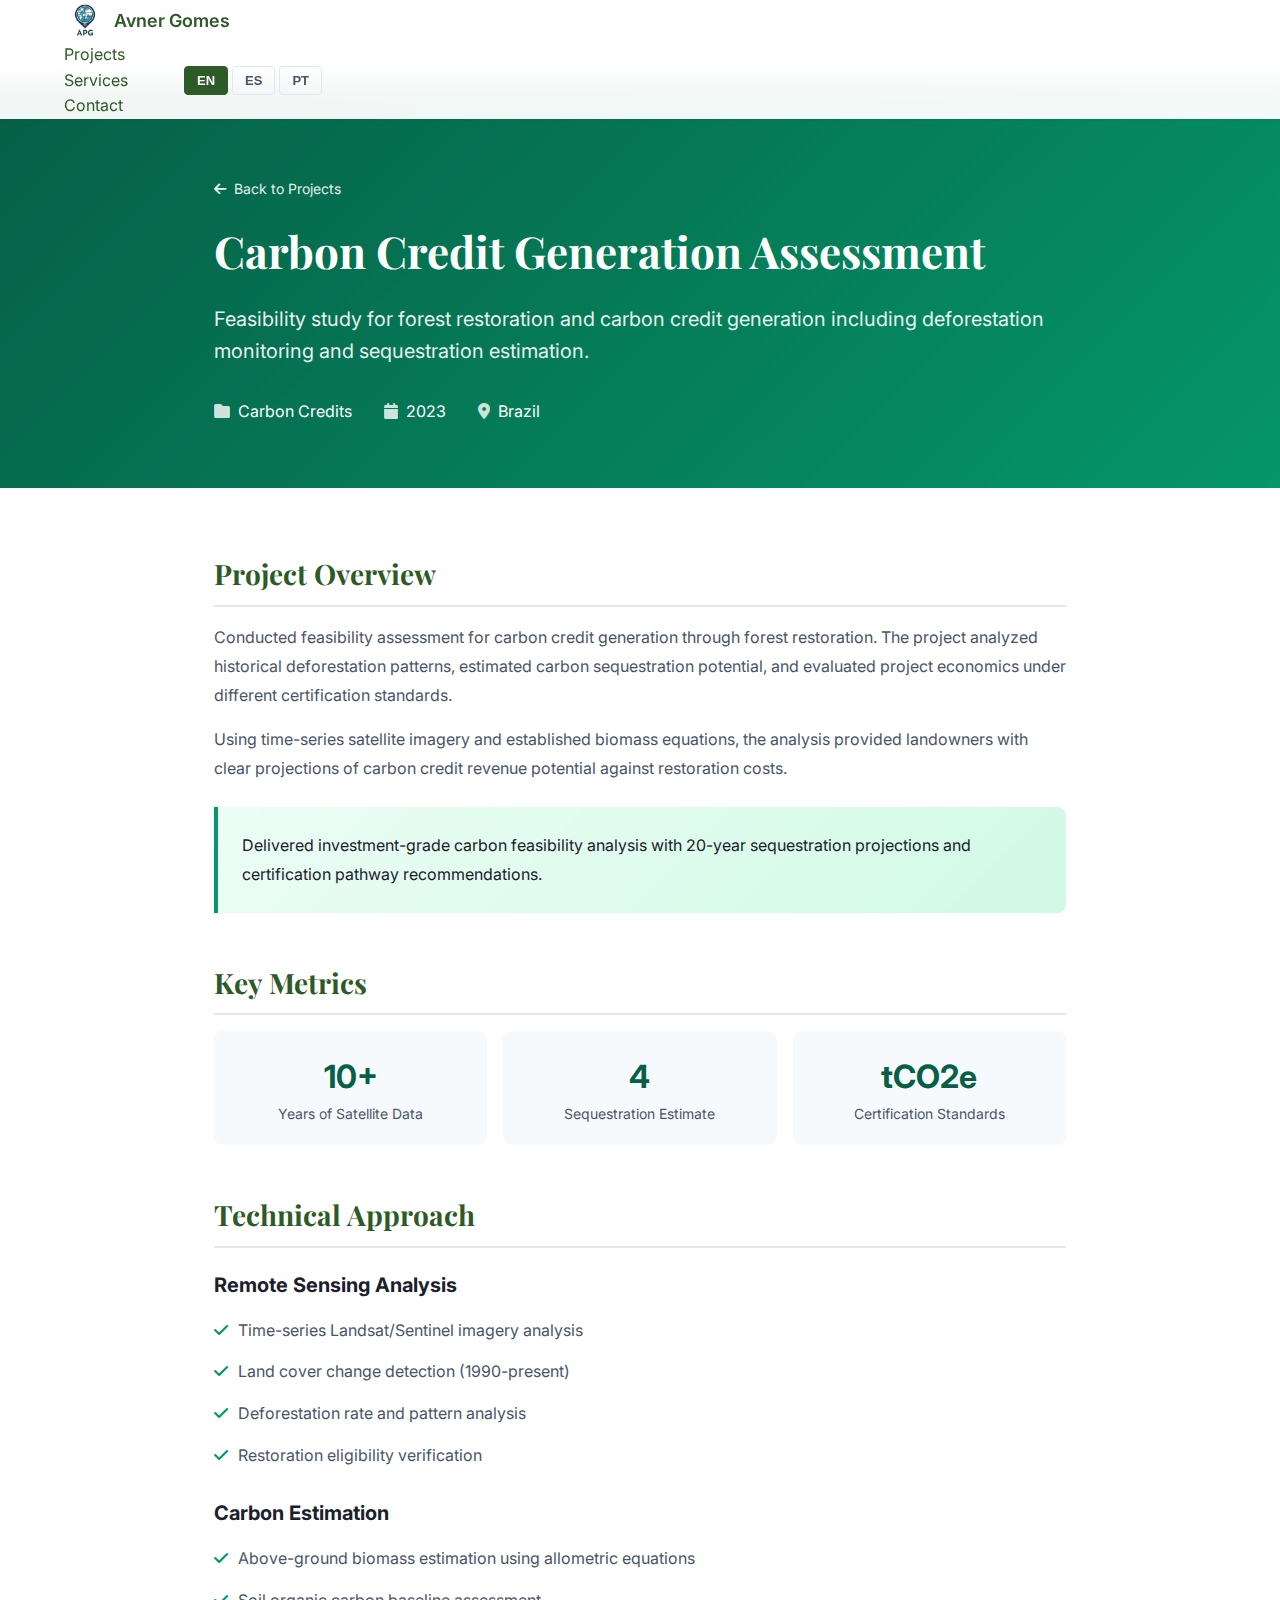
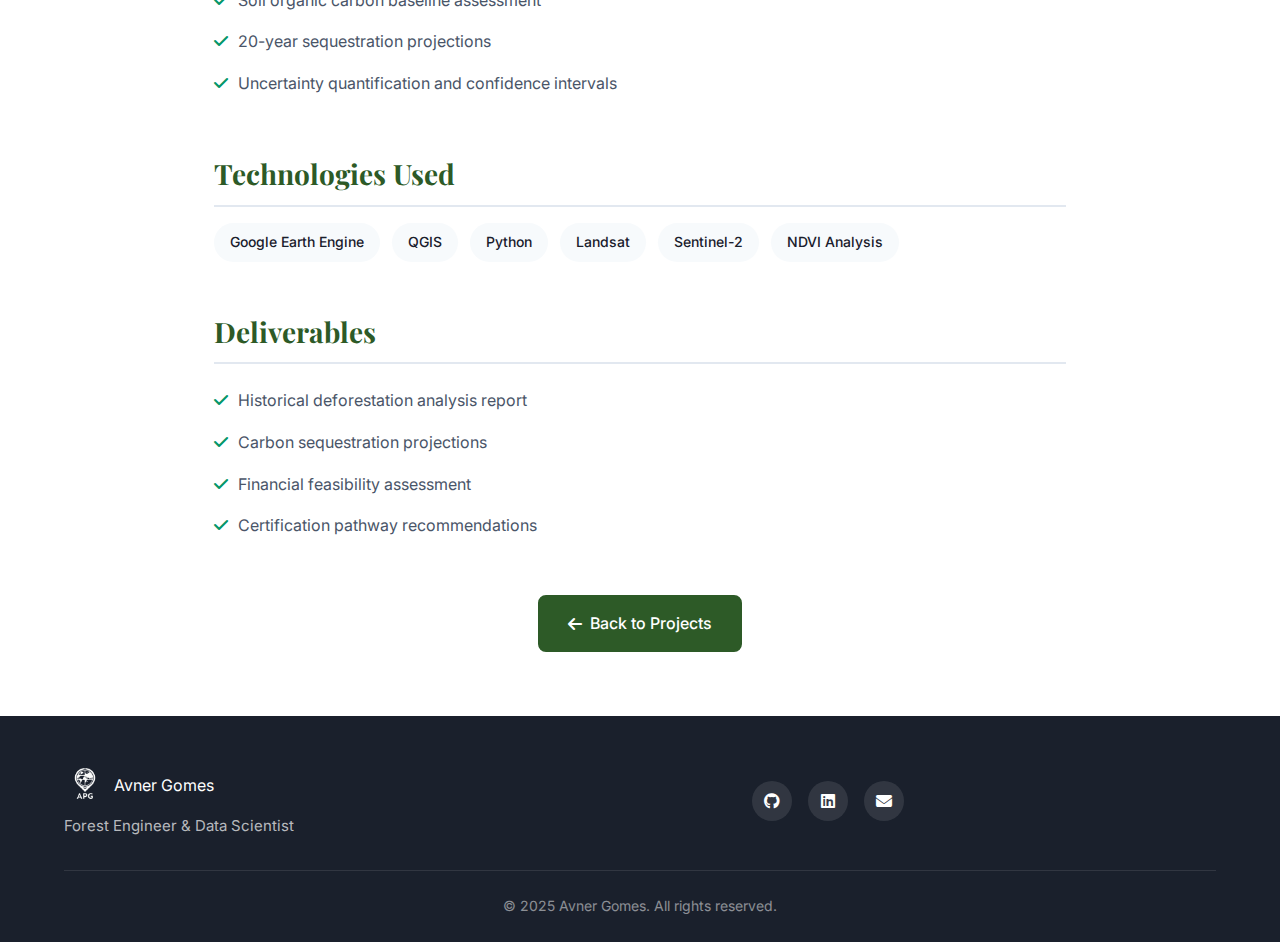
<file: projects/carbon-credit.html>
<!DOCTYPE html>
<html lang="en">
<head>
    <meta charset="UTF-8">
    <link rel="icon" type="image/svg+xml" href="../favicon.svg">
    <meta name="viewport" content="width=device-width, initial-scale=1.0">
    <meta name="description" content="Carbon Credit Assessment - Satellite analysis and carbon sequestration estimation for restoration projects">
    <meta name="robots" content="index,follow">
    <title>Carbon Credit Assessment | Avner Gomes</title>

    <link rel="preconnect" href="https://fonts.googleapis.com">
    <link rel="preconnect" href="https://fonts.gstatic.com" crossorigin>
    <link href="https://fonts.googleapis.com/css2?family=Inter:wght@300;400;500;600;700&family=Playfair+Display:wght@400;500;600;700&display=swap" rel="stylesheet">
    <link rel="stylesheet" href="https://cdnjs.cloudflare.com/ajax/libs/font-awesome/6.4.0/css/all.min.css">
    <link rel="stylesheet" href="../css/styles.css">
    <style>
        .project-hero { background: linear-gradient(135deg, #065f46 0%, #059669 100%); color: white; padding: 6rem 0 4rem; margin-top: 80px; }
        .project-hero .container { max-width: 900px; }
        .project-hero h1 { font-family: var(--font-display); font-size: 2.75rem; margin-bottom: 1rem; }
        .project-hero .subtitle { font-size: 1.25rem; opacity: 0.9; margin-bottom: 2rem; }
        .project-meta { display: flex; flex-wrap: wrap; gap: 2rem; margin-top: 2rem; }
        .meta-item { display: flex; align-items: center; gap: 0.5rem; }
        .meta-item i { opacity: 0.8; }
        .project-content { padding: 4rem 0; }
        .project-content .container { max-width: 900px; }
        .content-section { margin-bottom: 3rem; }
        .content-section h2 { font-family: var(--font-display); font-size: 1.75rem; color: var(--color-primary); margin-bottom: 1rem; padding-bottom: 0.5rem; border-bottom: 2px solid var(--color-border); }
        .content-section h3 { font-size: 1.25rem; color: var(--color-text); margin: 1.5rem 0 0.75rem; }
        .content-section p { color: var(--color-text-light); line-height: 1.8; margin-bottom: 1rem; }
        .content-section ul { list-style: none; padding: 0; }
        .content-section li { padding: 0.5rem 0; padding-left: 1.5rem; position: relative; color: var(--color-text-light); }
        .content-section li::before { content: "\f00c"; font-family: "Font Awesome 6 Free"; font-weight: 900; position: absolute; left: 0; color: #059669; }
        .tech-stack { display: flex; flex-wrap: wrap; gap: 0.75rem; margin-top: 1rem; }
        .tech-tag { background: var(--color-bg-alt); color: var(--color-text); padding: 0.5rem 1rem; border-radius: var(--radius-full); font-size: 0.875rem; font-weight: 500; }
        .highlight-box { background: linear-gradient(135deg, #ecfdf5 0%, #d1fae5 100%); border-left: 4px solid #059669; padding: 1.5rem; border-radius: 0 var(--radius-md) var(--radius-md) 0; margin: 1.5rem 0; }
        .highlight-box p { margin: 0; color: var(--color-text); }
        .back-link { display: inline-flex; align-items: center; gap: 0.5rem; color: white; opacity: 0.9; margin-bottom: 1rem; font-size: 0.875rem; }
        .back-link:hover { opacity: 1; color: white; }
        .kpi-grid { display: grid; grid-template-columns: repeat(auto-fit, minmax(200px, 1fr)); gap: 1rem; margin-top: 1rem; }
        .kpi-card { background: var(--color-bg-alt); padding: 1.25rem; border-radius: var(--radius-md); text-align: center; }
        .kpi-card .number { font-size: 2rem; font-weight: 700; color: #065f46; }
        .kpi-card .label { font-size: 0.875rem; color: var(--color-text-light); }
        @media (max-width: 768px) { .project-hero { padding: 4rem 0 3rem; } .project-hero h1 { font-size: 2rem; } .project-meta { gap: 1rem; } }
    </style>
</head>
<body>
    <nav class="navbar">
        <div class="container">
            <a href="../index.html" class="nav-logo">
                <picture>
                    <source srcset="../assets/logo1.webp" type="image/webp" />
                    <img src="../assets/logo1.png" alt="Avner Gomes" class="logo-img" width="32" height="32" />
                </picture>
                <span class="logo-text">Avner Gomes</span>
            </a>
            <button class="nav-toggle" aria-label="Toggle navigation"><span></span><span></span><span></span></button>
            <div class="nav-menu">
                <ul class="nav-list">
                    <li><a href="../index.html#projects" data-i18n="nav.projects">Projects</a></li>
                    <li><a href="../index.html#services" data-i18n="nav.services">Services</a></li>
                    <li><a href="../index.html#contact" data-i18n="nav.contact">Contact</a></li>
                </ul>
                <div class="nav-actions">
                    <div class="language-selector">
                        <button class="lang-btn active" data-lang="en">EN</button>
                        <button class="lang-btn" data-lang="es">ES</button>
                        <button class="lang-btn" data-lang="pt">PT</button>
                    </div>
                </div>
            </div>
        </div>
    </nav>

    <section class="project-hero">
        <div class="container">
            <a href="../index.html#projects" class="back-link"><i class="fas fa-arrow-left"></i><span data-i18n="project.backToProjects">Back to Projects</span></a>
            <h1 data-i18n="project4.pageTitle">Carbon Credit Generation Assessment</h1>
            <p class="subtitle" data-i18n="project4.heroDesc">Comprehensive feasibility analysis for carbon credit generation through forest restoration, combining satellite imagery with economic modeling.</p>
            <div class="project-meta">
                <div class="meta-item"><i class="fas fa-folder"></i><span data-i18n="projects.cat.carbon">Carbon Credits</span></div>
                <div class="meta-item"><i class="fas fa-calendar"></i><span>2023</span></div>
                <div class="meta-item"><i class="fas fa-map-marker-alt"></i><span data-i18n="project4.location">Brazil</span></div>
            </div>
        </div>
    </section>

    <section class="project-content">
        <div class="container">
            <div class="content-section">
                <h2 data-i18n="project.overview">Project Overview</h2>
                <p data-i18n="project4.overview1">Conducted a comprehensive carbon credit feasibility study for a landowner interested in forest restoration. The analysis combined multi-temporal satellite imagery analysis with carbon sequestration estimation and economic viability modeling.</p>
                <p data-i18n="project4.overview2">The project provided a clear go/no-go recommendation backed by scientific methodology, quantifying potential carbon storage, land costs, and planting economics to determine project viability.</p>
                <div class="highlight-box">
                    <p data-i18n="project4.highlight">Project feasibility verification based on carbon storage capacity, land acquisition costs, and seedling planting economics.</p>
                </div>
            </div>

            <div class="content-section">
                <h2 data-i18n="project.keyMetrics">Key Metrics</h2>
                <div class="kpi-grid">
                    <div class="kpi-card"><div class="number">10+</div><div class="label" data-i18n="project4.metric1">Years of Imagery</div></div>
                    <div class="kpi-card"><div class="number">4</div><div class="label" data-i18n="project4.metric2">Analysis Phases</div></div>
                    <div class="kpi-card"><div class="number">tCO2e</div><div class="label" data-i18n="project4.metric3">Sequestration Estimated</div></div>
                </div>
            </div>

            <div class="content-section">
                <h2 data-i18n="project.technicalApproach">Technical Approach</h2>
                <h3 data-i18n="project4.remote">Remote Sensing Analysis</h3>
                <ul>
                    <li data-i18n="project4.tech1">Multi-temporal satellite image acquisition (Landsat/Sentinel)</li>
                    <li data-i18n="project4.tech2">Land use and land cover classification</li>
                    <li data-i18n="project4.tech3">Deforestation and degradation measurement</li>
                    <li data-i18n="project4.tech4">Vegetation index analysis (NDVI time series)</li>
                </ul>
                <h3 data-i18n="project4.carbon">Carbon Estimation</h3>
                <ul>
                    <li data-i18n="project4.carb1">Above-ground biomass estimation</li>
                    <li data-i18n="project4.carb2">Carbon stock baseline calculation</li>
                    <li data-i18n="project4.carb3">Sequestration potential projection</li>
                    <li data-i18n="project4.carb4">Economic viability assessment</li>
                </ul>
            </div>

            <div class="content-section">
                <h2 data-i18n="project.technologies">Technologies Used</h2>
                <div class="tech-stack">
                    <span class="tech-tag">Google Earth Engine</span>
                    <span class="tech-tag">QGIS</span>
                    <span class="tech-tag">Python</span>
                    <span class="tech-tag">Landsat</span>
                    <span class="tech-tag">Sentinel-2</span>
                    <span class="tech-tag">NDVI Analysis</span>
                </div>
            </div>

            <div class="content-section">
                <h2 data-i18n="project.deliverables">Deliverables</h2>
                <ul>
                    <li data-i18n="project4.del1">Land use change analysis with temporal maps</li>
                    <li data-i18n="project4.del2">Carbon sequestration potential report</li>
                    <li data-i18n="project4.del3">Economic feasibility assessment</li>
                    <li data-i18n="project4.del4">Go/No-go recommendation with methodology</li>
                </ul>
            </div>

            <div style="text-align: center; margin-top: 3rem;">
                <a href="../index.html#projects" class="btn btn-primary"><i class="fas fa-arrow-left"></i><span data-i18n="project.backToProjects">Back to Projects</span></a>
            </div>
        </div>
    </section>

    <footer class="footer">
        <div class="container">
            <div class="footer-content">
                <div class="footer-brand">
                    <div class="logo-mark">
                        <picture>
                            <source srcset="../assets/logo2.webp" type="image/webp" />
                            <img src="../assets/logo2.png" alt="Avner Gomes" class="logo-img" width="32" height="32" />
                        </picture>
                        Avner Gomes
                    </div>
                    <p data-i18n="footer.tagline">Forest Engineer & Data Scientist</p>
                </div>
                <div class="footer-social">
                    <a href="https://github.com/avnergomes" target="_blank" rel="noopener" aria-label="GitHub"><i class="fab fa-github"></i></a>
                    <a href="https://linkedin.com/in/avnergomes" target="_blank" rel="noopener" aria-label="LinkedIn"><i class="fab fa-linkedin"></i></a>
                    <a href="mailto:avnergomes@gmail.com" aria-label="Email"><i class="fas fa-envelope"></i></a>
                </div>
            </div>
            <div class="footer-bottom"><p>&copy; 2025 Avner Gomes. <span data-i18n="footer.rights">All rights reserved.</span></p></div>
        </div>
    </footer>
    <script src="../js/translations.js"></script>
    <script src="../js/main.js"></script>
</body>
</html>
</file>
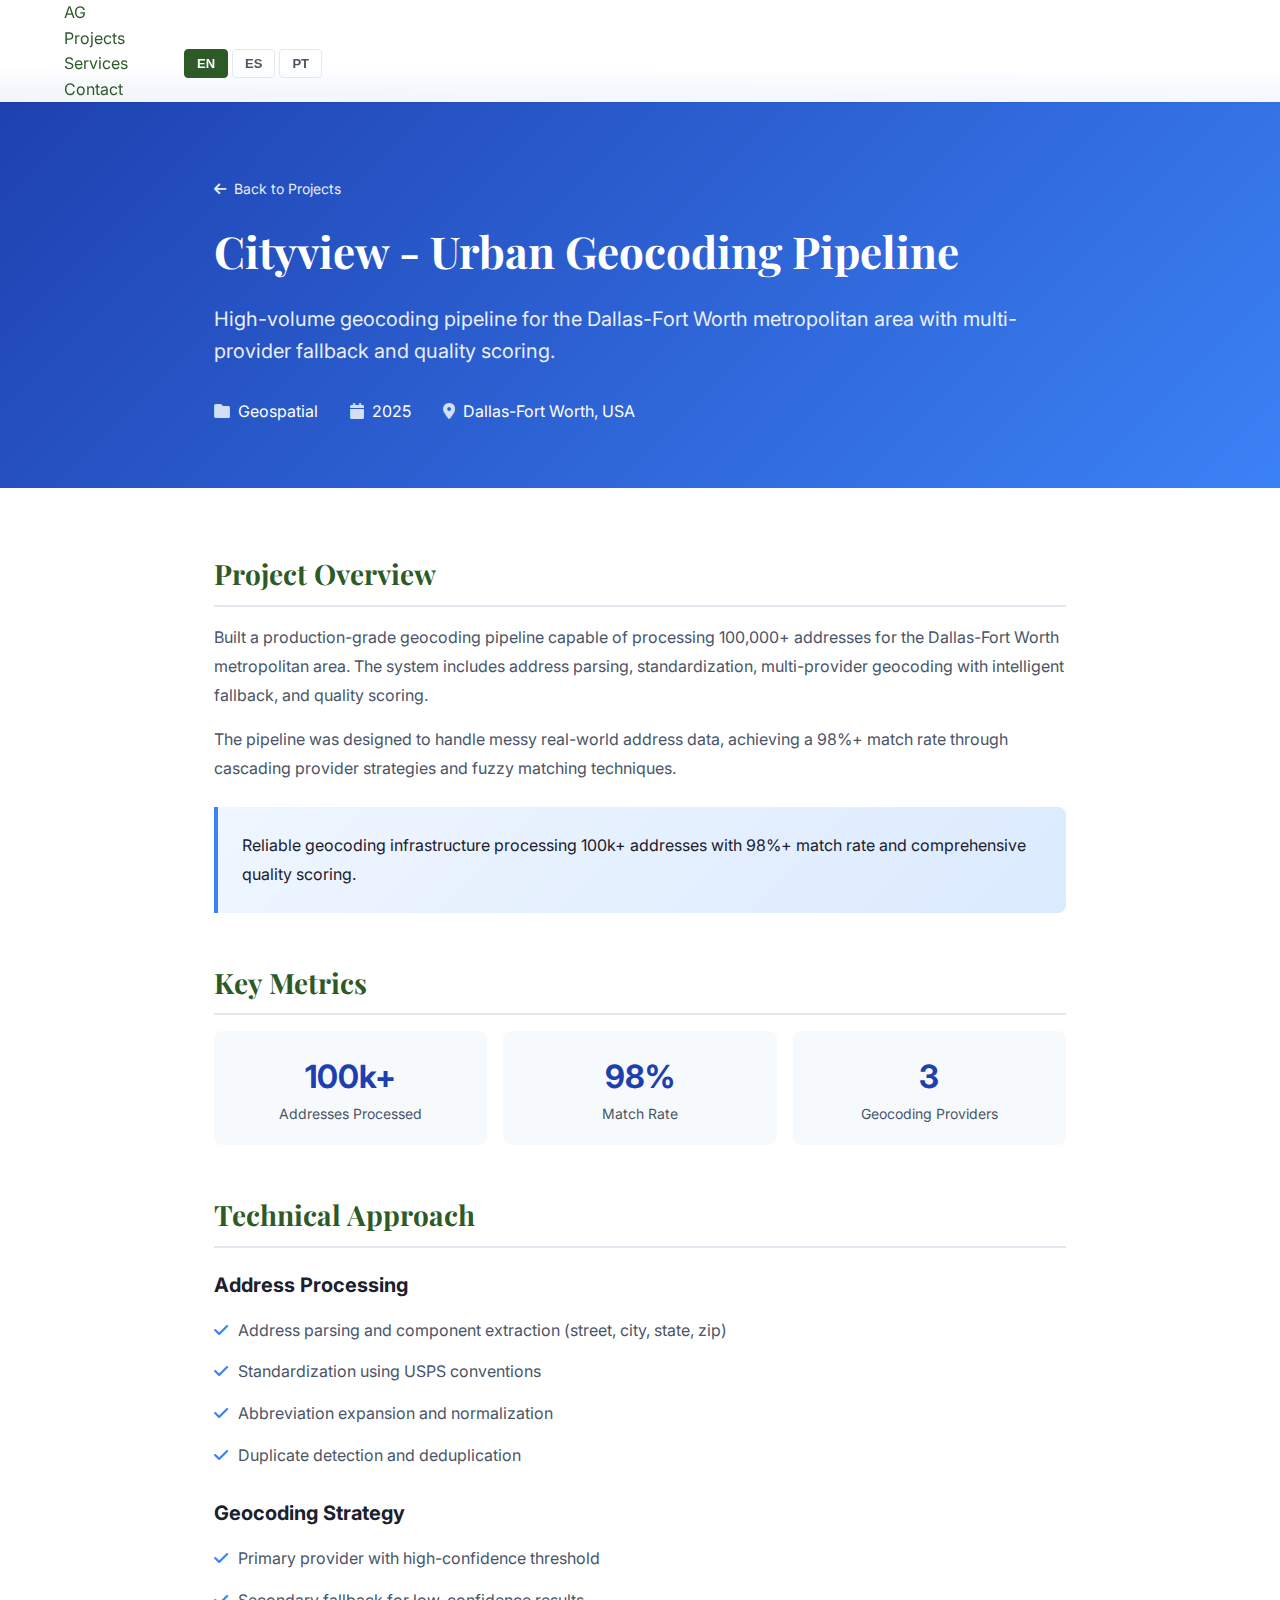
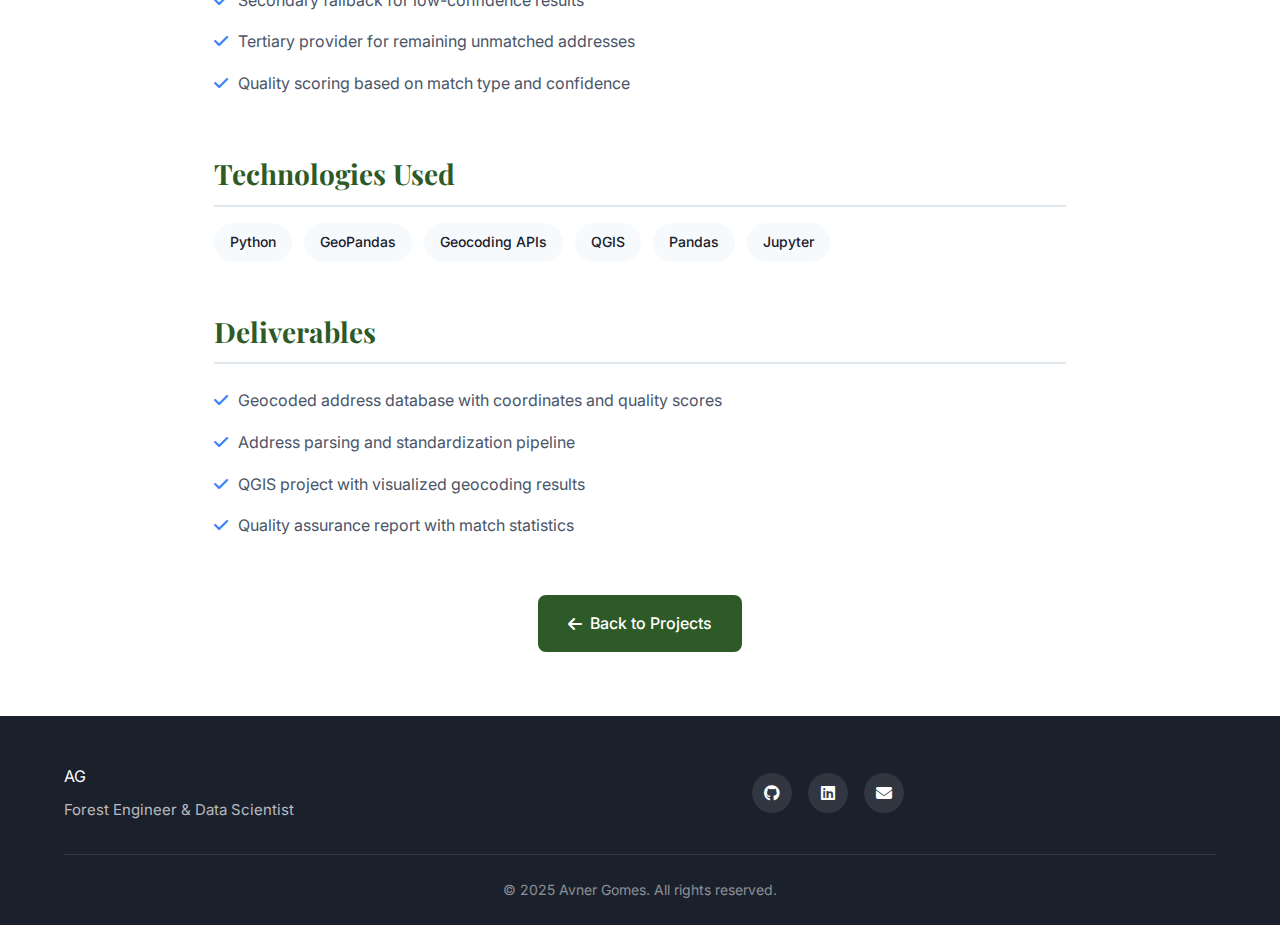
<file: projects/cityview.html>
<!DOCTYPE html>
<html lang="en">
<head>
    <meta charset="UTF-8">
    <link rel="icon" type="image/svg+xml" href="../favicon.svg">
    <meta name="viewport" content="width=device-width, initial-scale=1.0">
    <meta name="description" content="Cityview - High-volume geocoding pipeline for urban address processing and validation">
    <meta name="robots" content="index,follow">
    <title>Cityview - Urban Geocoding Pipeline | Avner Gomes</title>

    <link rel="preconnect" href="https://fonts.googleapis.com">
    <link rel="preconnect" href="https://fonts.gstatic.com" crossorigin>
    <link href="https://fonts.googleapis.com/css2?family=Inter:wght@300;400;500;600;700&family=Playfair+Display:wght@400;500;600;700&display=swap" rel="stylesheet">
    <link rel="stylesheet" href="https://cdnjs.cloudflare.com/ajax/libs/font-awesome/6.4.0/css/all.min.css">
    <link rel="stylesheet" href="../css/styles.css">
    <style>
        .project-hero { background: linear-gradient(135deg, #1e40af 0%, #3b82f6 100%); color: white; padding: 6rem 0 4rem; margin-top: 80px; }
        .project-hero .container { max-width: 900px; }
        .project-hero h1 { font-family: var(--font-display); font-size: 2.75rem; margin-bottom: 1rem; }
        .project-hero .subtitle { font-size: 1.25rem; opacity: 0.9; margin-bottom: 2rem; }
        .project-meta { display: flex; flex-wrap: wrap; gap: 2rem; margin-top: 2rem; }
        .meta-item { display: flex; align-items: center; gap: 0.5rem; }
        .meta-item i { opacity: 0.8; }
        .project-content { padding: 4rem 0; }
        .project-content .container { max-width: 900px; }
        .content-section { margin-bottom: 3rem; }
        .content-section h2 { font-family: var(--font-display); font-size: 1.75rem; color: var(--color-primary); margin-bottom: 1rem; padding-bottom: 0.5rem; border-bottom: 2px solid var(--color-border); }
        .content-section h3 { font-size: 1.25rem; color: var(--color-text); margin: 1.5rem 0 0.75rem; }
        .content-section p { color: var(--color-text-light); line-height: 1.8; margin-bottom: 1rem; }
        .content-section ul { list-style: none; padding: 0; }
        .content-section li { padding: 0.5rem 0; padding-left: 1.5rem; position: relative; color: var(--color-text-light); }
        .content-section li::before { content: "\f00c"; font-family: "Font Awesome 6 Free"; font-weight: 900; position: absolute; left: 0; color: #3b82f6; }
        .tech-stack { display: flex; flex-wrap: wrap; gap: 0.75rem; margin-top: 1rem; }
        .tech-tag { background: var(--color-bg-alt); color: var(--color-text); padding: 0.5rem 1rem; border-radius: var(--radius-full); font-size: 0.875rem; font-weight: 500; }
        .highlight-box { background: linear-gradient(135deg, #eff6ff 0%, #dbeafe 100%); border-left: 4px solid #3b82f6; padding: 1.5rem; border-radius: 0 var(--radius-md) var(--radius-md) 0; margin: 1.5rem 0; }
        .highlight-box p { margin: 0; color: var(--color-text); }
        .back-link { display: inline-flex; align-items: center; gap: 0.5rem; color: white; opacity: 0.9; margin-bottom: 1rem; font-size: 0.875rem; }
        .back-link:hover { opacity: 1; color: white; }
        .kpi-grid { display: grid; grid-template-columns: repeat(auto-fit, minmax(200px, 1fr)); gap: 1rem; margin-top: 1rem; }
        .kpi-card { background: var(--color-bg-alt); padding: 1.25rem; border-radius: var(--radius-md); text-align: center; }
        .kpi-card .number { font-size: 2rem; font-weight: 700; color: #1e40af; }
        .kpi-card .label { font-size: 0.875rem; color: var(--color-text-light); }
        @media (max-width: 768px) { .project-hero { padding: 4rem 0 3rem; } .project-hero h1 { font-size: 2rem; } .project-meta { gap: 1rem; } }
    </style>
</head>
<body>
    <nav class="navbar">
        <div class="container">
            <a href="../index.html" class="nav-logo">AG</a>
            <button class="nav-toggle" aria-label="Toggle navigation"><span></span><span></span><span></span></button>
            <div class="nav-menu">
                <ul class="nav-list">
                    <li><a href="../index.html#projects" data-i18n="nav.projects">Projects</a></li>
                    <li><a href="../index.html#services" data-i18n="nav.services">Services</a></li>
                    <li><a href="../index.html#contact" data-i18n="nav.contact">Contact</a></li>
                </ul>
                <div class="nav-actions">
                    <div class="language-selector">
                        <button class="lang-btn active" data-lang="en">EN</button>
                        <button class="lang-btn" data-lang="es">ES</button>
                        <button class="lang-btn" data-lang="pt">PT</button>
                    </div>
                </div>
            </div>
        </div>
    </nav>

    <section class="project-hero">
        <div class="container">
            <a href="../index.html#projects" class="back-link"><i class="fas fa-arrow-left"></i><span data-i18n="project.backToProjects">Back to Projects</span></a>
            <h1 data-i18n="projectCity.pageTitle">Cityview - Urban Geocoding Pipeline</h1>
            <p class="subtitle" data-i18n="projectCity.heroDesc">High-volume geocoding pipeline for the Dallas-Fort Worth metropolitan area with multi-provider fallback and quality scoring.</p>
            <div class="project-meta">
                <div class="meta-item"><i class="fas fa-folder"></i><span data-i18n="projects.cat.geo">Geospatial</span></div>
                <div class="meta-item"><i class="fas fa-calendar"></i><span>2025</span></div>
                <div class="meta-item"><i class="fas fa-map-marker-alt"></i><span data-i18n="projectCity.location">Dallas-Fort Worth, USA</span></div>
            </div>
        </div>
    </section>

    <section class="project-content">
        <div class="container">
            <div class="content-section">
                <h2 data-i18n="project.overview">Project Overview</h2>
                <p data-i18n="projectCity.overview1">Built a production-grade geocoding pipeline capable of processing 100,000+ addresses for the Dallas-Fort Worth metropolitan area. The system includes address parsing, standardization, multi-provider geocoding with intelligent fallback, and quality scoring.</p>
                <p data-i18n="projectCity.overview2">The pipeline was designed to handle messy real-world address data, achieving a 98%+ match rate through cascading provider strategies and fuzzy matching techniques.</p>
                <div class="highlight-box">
                    <p data-i18n="projectCity.highlight">Reliable geocoding infrastructure processing 100k+ addresses with 98%+ match rate and comprehensive quality scoring.</p>
                </div>
            </div>

            <div class="content-section">
                <h2 data-i18n="project.keyMetrics">Key Metrics</h2>
                <div class="kpi-grid">
                    <div class="kpi-card"><div class="number">100k+</div><div class="label" data-i18n="projectCity.metric1">Addresses Processed</div></div>
                    <div class="kpi-card"><div class="number">98%</div><div class="label" data-i18n="projectCity.metric2">Match Rate</div></div>
                    <div class="kpi-card"><div class="number">3</div><div class="label" data-i18n="projectCity.metric3">Geocoding Providers</div></div>
                </div>
            </div>

            <div class="content-section">
                <h2 data-i18n="project.technicalApproach">Technical Approach</h2>
                <h3 data-i18n="projectCity.parsing">Address Processing</h3>
                <ul>
                    <li data-i18n="projectCity.tech1">Address parsing and component extraction (street, city, state, zip)</li>
                    <li data-i18n="projectCity.tech2">Standardization using USPS conventions</li>
                    <li data-i18n="projectCity.tech3">Abbreviation expansion and normalization</li>
                    <li data-i18n="projectCity.tech4">Duplicate detection and deduplication</li>
                </ul>
                <h3 data-i18n="projectCity.geocoding">Geocoding Strategy</h3>
                <ul>
                    <li data-i18n="projectCity.geo1">Primary provider with high-confidence threshold</li>
                    <li data-i18n="projectCity.geo2">Secondary fallback for low-confidence results</li>
                    <li data-i18n="projectCity.geo3">Tertiary provider for remaining unmatched addresses</li>
                    <li data-i18n="projectCity.geo4">Quality scoring based on match type and confidence</li>
                </ul>
            </div>

            <div class="content-section">
                <h2 data-i18n="project.technologies">Technologies Used</h2>
                <div class="tech-stack">
                    <span class="tech-tag">Python</span>
                    <span class="tech-tag">GeoPandas</span>
                    <span class="tech-tag">Geocoding APIs</span>
                    <span class="tech-tag">QGIS</span>
                    <span class="tech-tag">Pandas</span>
                    <span class="tech-tag">Jupyter</span>
                </div>
            </div>

            <div class="content-section">
                <h2 data-i18n="project.deliverables">Deliverables</h2>
                <ul>
                    <li data-i18n="projectCity.del1">Geocoded address database with coordinates and quality scores</li>
                    <li data-i18n="projectCity.del2">Address parsing and standardization pipeline</li>
                    <li data-i18n="projectCity.del3">QGIS project with visualized geocoding results</li>
                    <li data-i18n="projectCity.del4">Quality assurance report with match statistics</li>
                </ul>
            </div>

            <div style="text-align: center; margin-top: 3rem;">
                <a href="../index.html#projects" class="btn btn-primary"><i class="fas fa-arrow-left"></i><span data-i18n="project.backToProjects">Back to Projects</span></a>
            </div>
        </div>
    </section>

    <footer class="footer">
        <div class="container">
            <div class="footer-content">
                <div class="footer-brand"><span class="footer-logo">AG</span><p data-i18n="footer.tagline">Forest Engineer & Data Scientist</p></div>
                <div class="footer-social">
                    <a href="https://github.com/avnergomes" target="_blank" rel="noopener" aria-label="GitHub"><i class="fab fa-github"></i></a>
                    <a href="https://linkedin.com/in/avnergomes" target="_blank" rel="noopener" aria-label="LinkedIn"><i class="fab fa-linkedin"></i></a>
                    <a href="mailto:avnergomes@gmail.com" aria-label="Email"><i class="fas fa-envelope"></i></a>
                </div>
            </div>
            <div class="footer-bottom"><p>&copy; 2025 Avner Gomes. <span data-i18n="footer.rights">All rights reserved.</span></p></div>
        </div>
    </footer>
    <script src="../js/translations.js"></script>
    <script src="../js/main.js"></script>
</body>
</html>
</file>
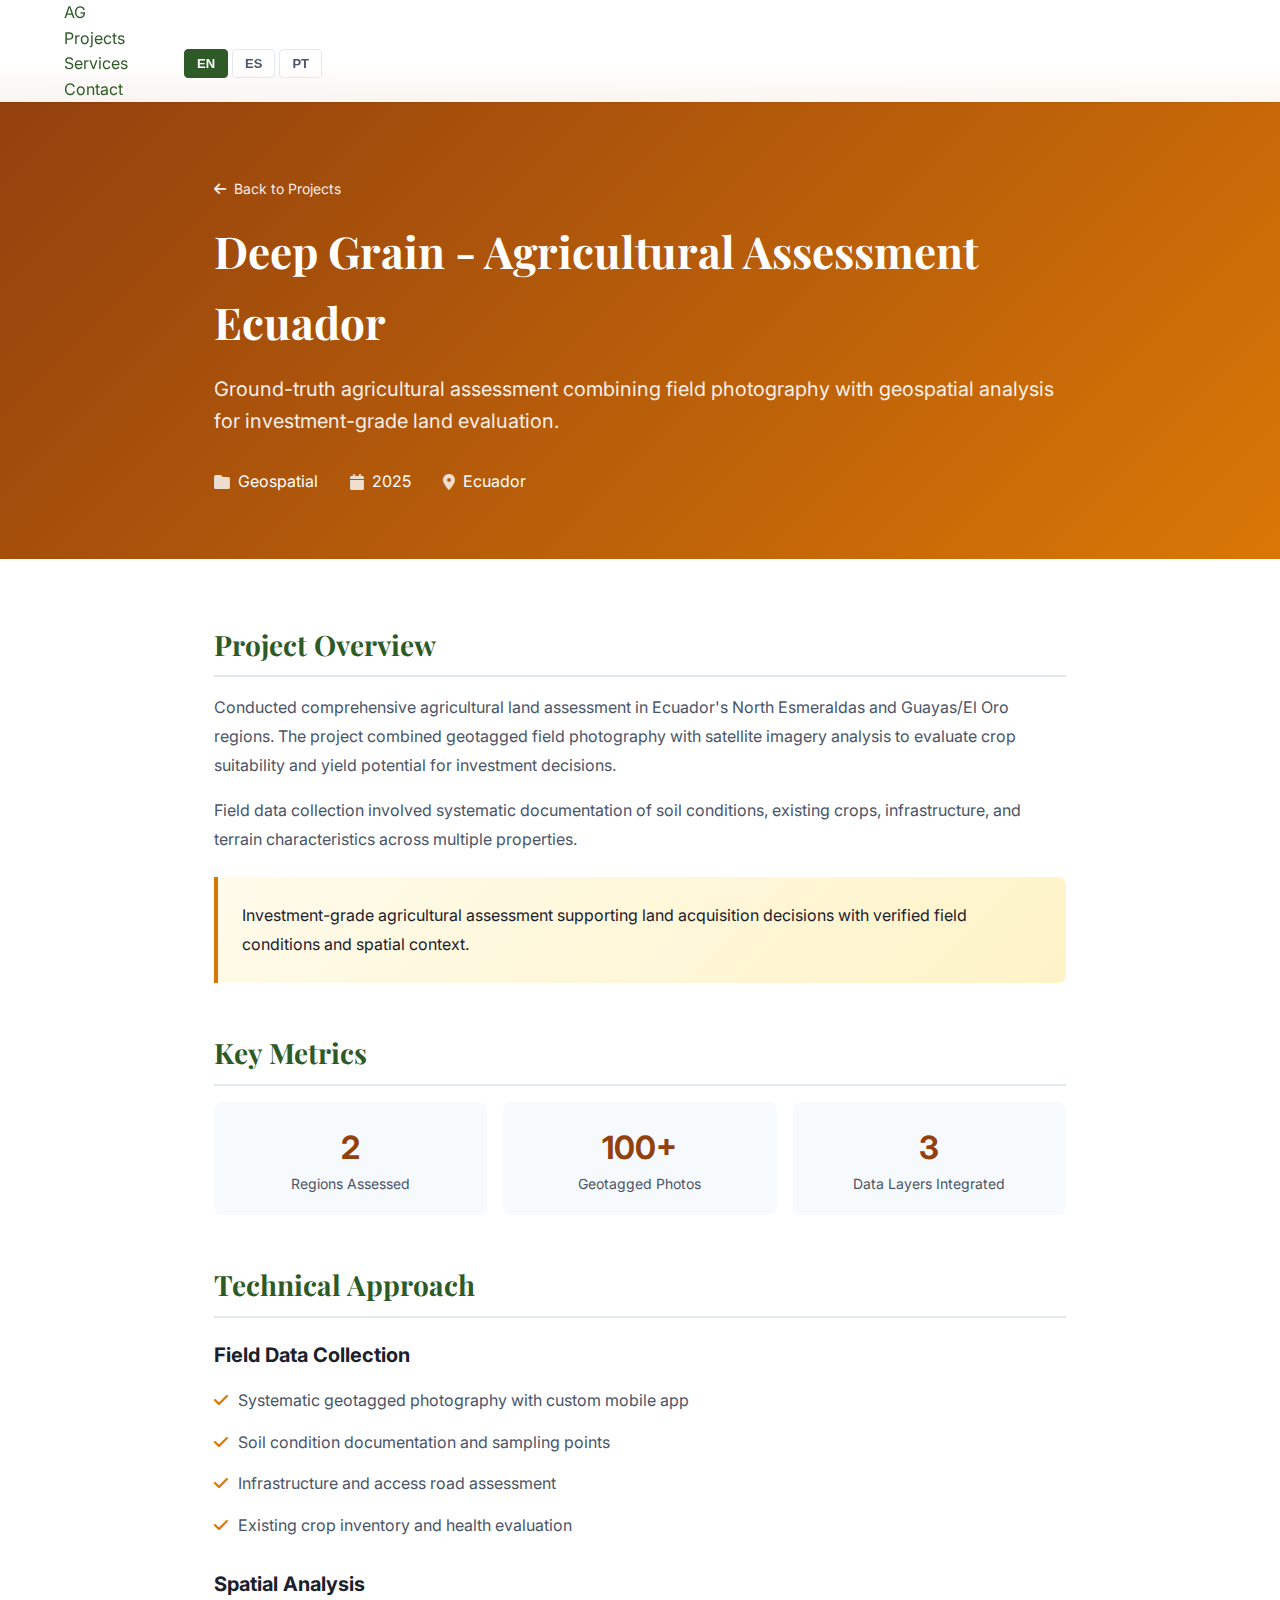
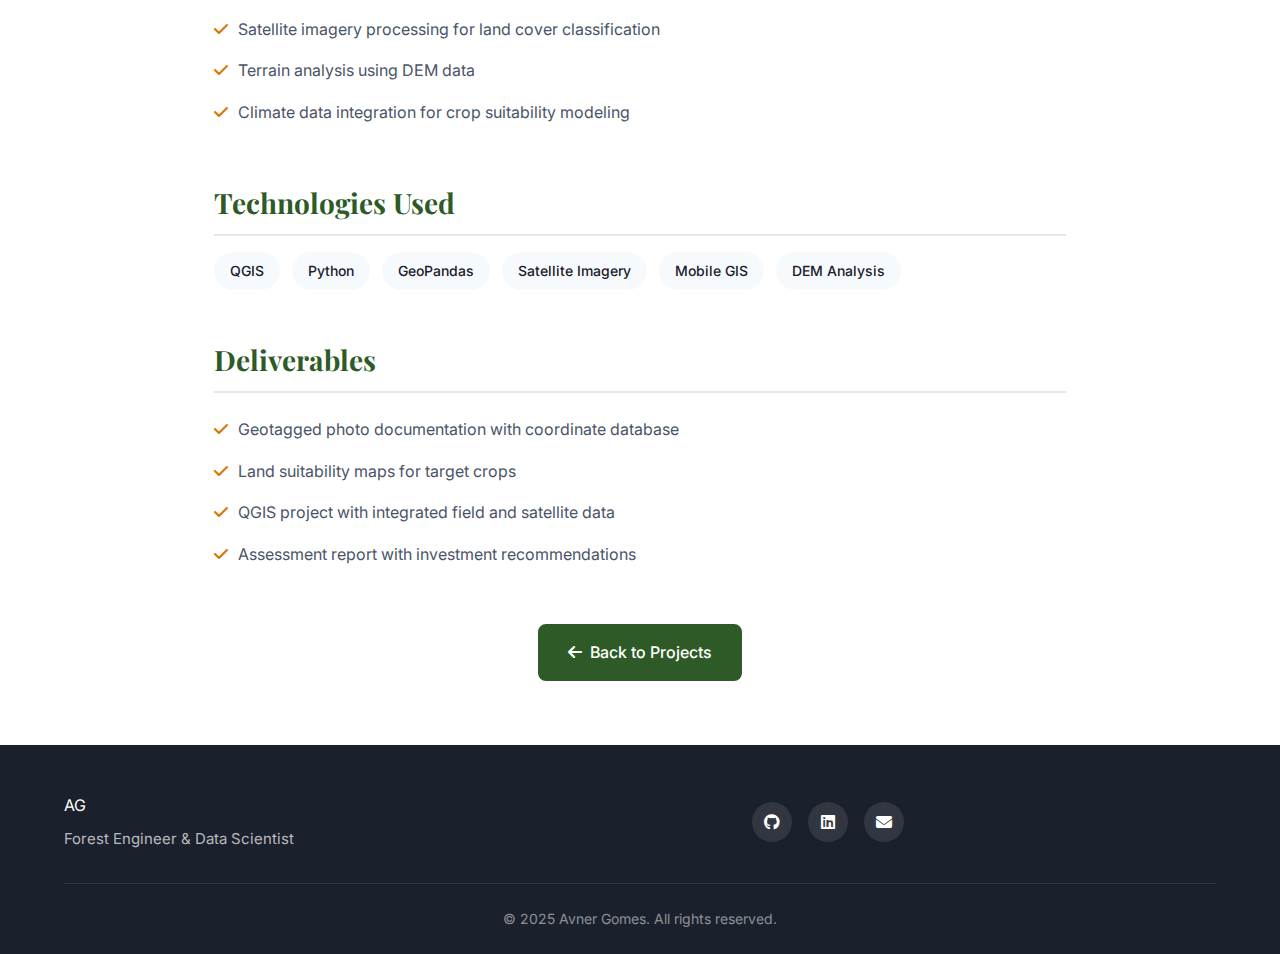
<file: projects/deep-grain.html>
<!DOCTYPE html>
<html lang="en">
<head>
    <meta charset="UTF-8">
    <link rel="icon" type="image/svg+xml" href="../favicon.svg">
    <meta name="viewport" content="width=device-width, initial-scale=1.0">
    <meta name="description" content="Deep Grain - Agricultural land assessment in Ecuador combining satellite imagery, soil data, and climate analysis">
    <meta name="robots" content="index,follow">
    <title>Deep Grain - Agricultural Assessment | Avner Gomes</title>

    <link rel="preconnect" href="https://fonts.googleapis.com">
    <link rel="preconnect" href="https://fonts.gstatic.com" crossorigin>
    <link href="https://fonts.googleapis.com/css2?family=Inter:wght@300;400;500;600;700&family=Playfair+Display:wght@400;500;600;700&display=swap" rel="stylesheet">
    <link rel="stylesheet" href="https://cdnjs.cloudflare.com/ajax/libs/font-awesome/6.4.0/css/all.min.css">
    <link rel="stylesheet" href="../css/styles.css">
    <style>
        .project-hero { background: linear-gradient(135deg, #92400e 0%, #d97706 100%); color: white; padding: 6rem 0 4rem; margin-top: 80px; }
        .project-hero .container { max-width: 900px; }
        .project-hero h1 { font-family: var(--font-display); font-size: 2.75rem; margin-bottom: 1rem; }
        .project-hero .subtitle { font-size: 1.25rem; opacity: 0.9; margin-bottom: 2rem; }
        .project-meta { display: flex; flex-wrap: wrap; gap: 2rem; margin-top: 2rem; }
        .meta-item { display: flex; align-items: center; gap: 0.5rem; }
        .meta-item i { opacity: 0.8; }
        .project-content { padding: 4rem 0; }
        .project-content .container { max-width: 900px; }
        .content-section { margin-bottom: 3rem; }
        .content-section h2 { font-family: var(--font-display); font-size: 1.75rem; color: var(--color-primary); margin-bottom: 1rem; padding-bottom: 0.5rem; border-bottom: 2px solid var(--color-border); }
        .content-section h3 { font-size: 1.25rem; color: var(--color-text); margin: 1.5rem 0 0.75rem; }
        .content-section p { color: var(--color-text-light); line-height: 1.8; margin-bottom: 1rem; }
        .content-section ul { list-style: none; padding: 0; }
        .content-section li { padding: 0.5rem 0; padding-left: 1.5rem; position: relative; color: var(--color-text-light); }
        .content-section li::before { content: "\f00c"; font-family: "Font Awesome 6 Free"; font-weight: 900; position: absolute; left: 0; color: #d97706; }
        .tech-stack { display: flex; flex-wrap: wrap; gap: 0.75rem; margin-top: 1rem; }
        .tech-tag { background: var(--color-bg-alt); color: var(--color-text); padding: 0.5rem 1rem; border-radius: var(--radius-full); font-size: 0.875rem; font-weight: 500; }
        .highlight-box { background: linear-gradient(135deg, #fffbeb 0%, #fef3c7 100%); border-left: 4px solid #d97706; padding: 1.5rem; border-radius: 0 var(--radius-md) var(--radius-md) 0; margin: 1.5rem 0; }
        .highlight-box p { margin: 0; color: var(--color-text); }
        .back-link { display: inline-flex; align-items: center; gap: 0.5rem; color: white; opacity: 0.9; margin-bottom: 1rem; font-size: 0.875rem; }
        .back-link:hover { opacity: 1; color: white; }
        .kpi-grid { display: grid; grid-template-columns: repeat(auto-fit, minmax(200px, 1fr)); gap: 1rem; margin-top: 1rem; }
        .kpi-card { background: var(--color-bg-alt); padding: 1.25rem; border-radius: var(--radius-md); text-align: center; }
        .kpi-card .number { font-size: 2rem; font-weight: 700; color: #92400e; }
        .kpi-card .label { font-size: 0.875rem; color: var(--color-text-light); }
        @media (max-width: 768px) { .project-hero { padding: 4rem 0 3rem; } .project-hero h1 { font-size: 2rem; } .project-meta { gap: 1rem; } }
    </style>
</head>
<body>
    <nav class="navbar">
        <div class="container">
            <a href="../index.html" class="nav-logo">AG</a>
            <button class="nav-toggle" aria-label="Toggle navigation"><span></span><span></span><span></span></button>
            <div class="nav-menu">
                <ul class="nav-list">
                    <li><a href="../index.html#projects" data-i18n="nav.projects">Projects</a></li>
                    <li><a href="../index.html#services" data-i18n="nav.services">Services</a></li>
                    <li><a href="../index.html#contact" data-i18n="nav.contact">Contact</a></li>
                </ul>
                <div class="nav-actions">
                    <div class="language-selector">
                        <button class="lang-btn active" data-lang="en">EN</button>
                        <button class="lang-btn" data-lang="es">ES</button>
                        <button class="lang-btn" data-lang="pt">PT</button>
                    </div>
                </div>
            </div>
        </div>
    </nav>

    <section class="project-hero">
        <div class="container">
            <a href="../index.html#projects" class="back-link"><i class="fas fa-arrow-left"></i><span data-i18n="project.backToProjects">Back to Projects</span></a>
            <h1 data-i18n="projectDeep.pageTitle">Deep Grain - Agricultural Assessment Ecuador</h1>
            <p class="subtitle" data-i18n="projectDeep.heroDesc">Ground-truth agricultural assessment combining field photography with geospatial analysis for investment-grade land evaluation.</p>
            <div class="project-meta">
                <div class="meta-item"><i class="fas fa-folder"></i><span data-i18n="projects.cat.geo">Geospatial</span></div>
                <div class="meta-item"><i class="fas fa-calendar"></i><span>2025</span></div>
                <div class="meta-item"><i class="fas fa-map-marker-alt"></i><span data-i18n="projectDeep.location">Ecuador</span></div>
            </div>
        </div>
    </section>

    <section class="project-content">
        <div class="container">
            <div class="content-section">
                <h2 data-i18n="project.overview">Project Overview</h2>
                <p data-i18n="projectDeep.overview1">Conducted comprehensive agricultural land assessment in Ecuador's North Esmeraldas and Guayas/El Oro regions. The project combined geotagged field photography with satellite imagery analysis to evaluate crop suitability and yield potential for investment decisions.</p>
                <p data-i18n="projectDeep.overview2">Field data collection involved systematic documentation of soil conditions, existing crops, infrastructure, and terrain characteristics across multiple properties.</p>
                <div class="highlight-box">
                    <p data-i18n="projectDeep.highlight">Investment-grade agricultural assessment supporting land acquisition decisions with verified field conditions and spatial context.</p>
                </div>
            </div>

            <div class="content-section">
                <h2 data-i18n="project.keyMetrics">Key Metrics</h2>
                <div class="kpi-grid">
                    <div class="kpi-card"><div class="number">2</div><div class="label" data-i18n="projectDeep.metric1">Regions Assessed</div></div>
                    <div class="kpi-card"><div class="number">100+</div><div class="label" data-i18n="projectDeep.metric2">Geotagged Photos</div></div>
                    <div class="kpi-card"><div class="number">3</div><div class="label" data-i18n="projectDeep.metric3">Data Layers Integrated</div></div>
                </div>
            </div>

            <div class="content-section">
                <h2 data-i18n="project.technicalApproach">Technical Approach</h2>
                <h3 data-i18n="projectDeep.fieldWork">Field Data Collection</h3>
                <ul>
                    <li data-i18n="projectDeep.tech1">Systematic geotagged photography with custom mobile app</li>
                    <li data-i18n="projectDeep.tech2">Soil condition documentation and sampling points</li>
                    <li data-i18n="projectDeep.tech3">Infrastructure and access road assessment</li>
                    <li data-i18n="projectDeep.tech4">Existing crop inventory and health evaluation</li>
                </ul>
                <h3 data-i18n="projectDeep.spatial">Spatial Analysis</h3>
                <ul>
                    <li data-i18n="projectDeep.sp1">Satellite imagery processing for land cover classification</li>
                    <li data-i18n="projectDeep.sp2">Terrain analysis using DEM data</li>
                    <li data-i18n="projectDeep.sp3">Climate data integration for crop suitability modeling</li>
                </ul>
            </div>

            <div class="content-section">
                <h2 data-i18n="project.technologies">Technologies Used</h2>
                <div class="tech-stack">
                    <span class="tech-tag">QGIS</span>
                    <span class="tech-tag">Python</span>
                    <span class="tech-tag">GeoPandas</span>
                    <span class="tech-tag">Satellite Imagery</span>
                    <span class="tech-tag">Mobile GIS</span>
                    <span class="tech-tag">DEM Analysis</span>
                </div>
            </div>

            <div class="content-section">
                <h2 data-i18n="project.deliverables">Deliverables</h2>
                <ul>
                    <li data-i18n="projectDeep.del1">Geotagged photo documentation with coordinate database</li>
                    <li data-i18n="projectDeep.del2">Land suitability maps for target crops</li>
                    <li data-i18n="projectDeep.del3">QGIS project with integrated field and satellite data</li>
                    <li data-i18n="projectDeep.del4">Assessment report with investment recommendations</li>
                </ul>
            </div>

            <div style="text-align: center; margin-top: 3rem;">
                <a href="../index.html#projects" class="btn btn-primary"><i class="fas fa-arrow-left"></i><span data-i18n="project.backToProjects">Back to Projects</span></a>
            </div>
        </div>
    </section>

    <footer class="footer">
        <div class="container">
            <div class="footer-content">
                <div class="footer-brand"><span class="footer-logo">AG</span><p data-i18n="footer.tagline">Forest Engineer & Data Scientist</p></div>
                <div class="footer-social">
                    <a href="https://github.com/avnergomes" target="_blank" rel="noopener" aria-label="GitHub"><i class="fab fa-github"></i></a>
                    <a href="https://linkedin.com/in/avnergomes" target="_blank" rel="noopener" aria-label="LinkedIn"><i class="fab fa-linkedin"></i></a>
                    <a href="mailto:avnergomes@gmail.com" aria-label="Email"><i class="fas fa-envelope"></i></a>
                </div>
            </div>
            <div class="footer-bottom"><p>&copy; 2025 Avner Gomes. <span data-i18n="footer.rights">All rights reserved.</span></p></div>
        </div>
    </footer>
    <script src="../js/translations.js"></script>
    <script src="../js/main.js"></script>
</body>
</html>
</file>
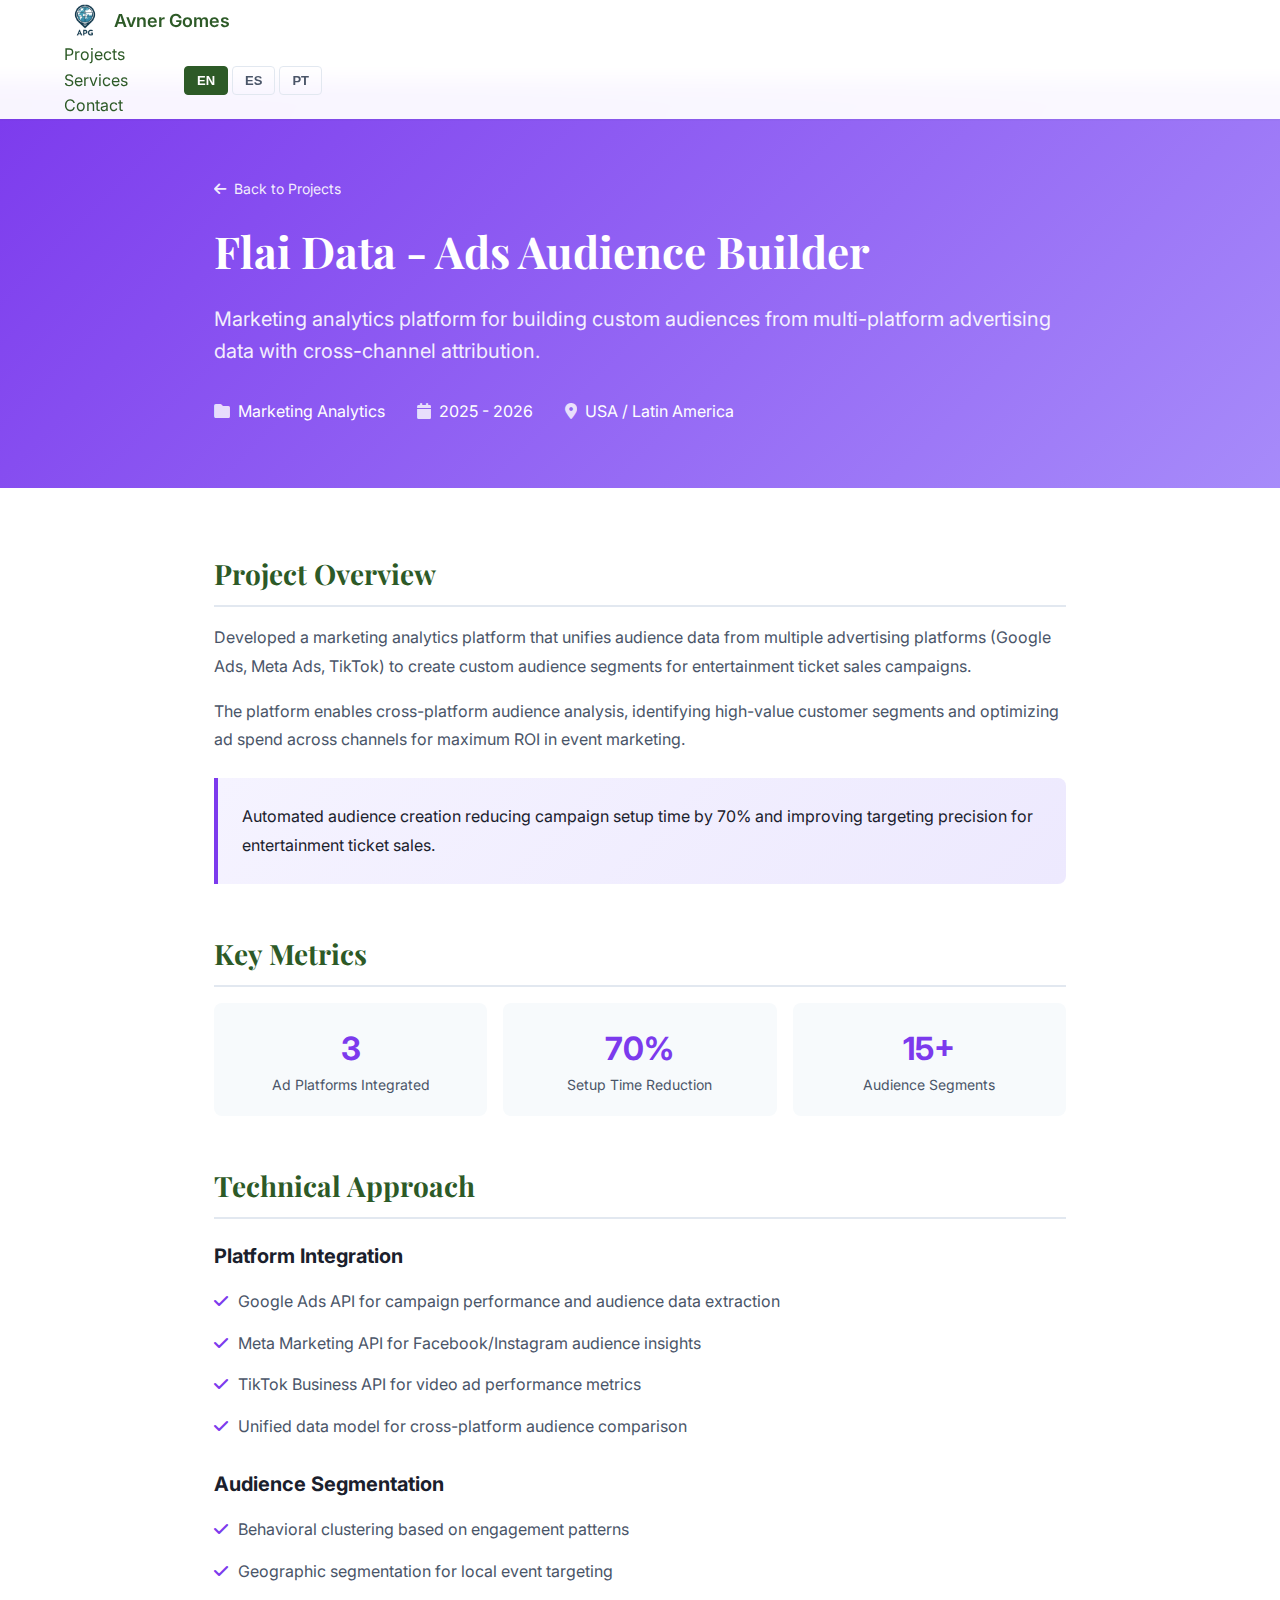
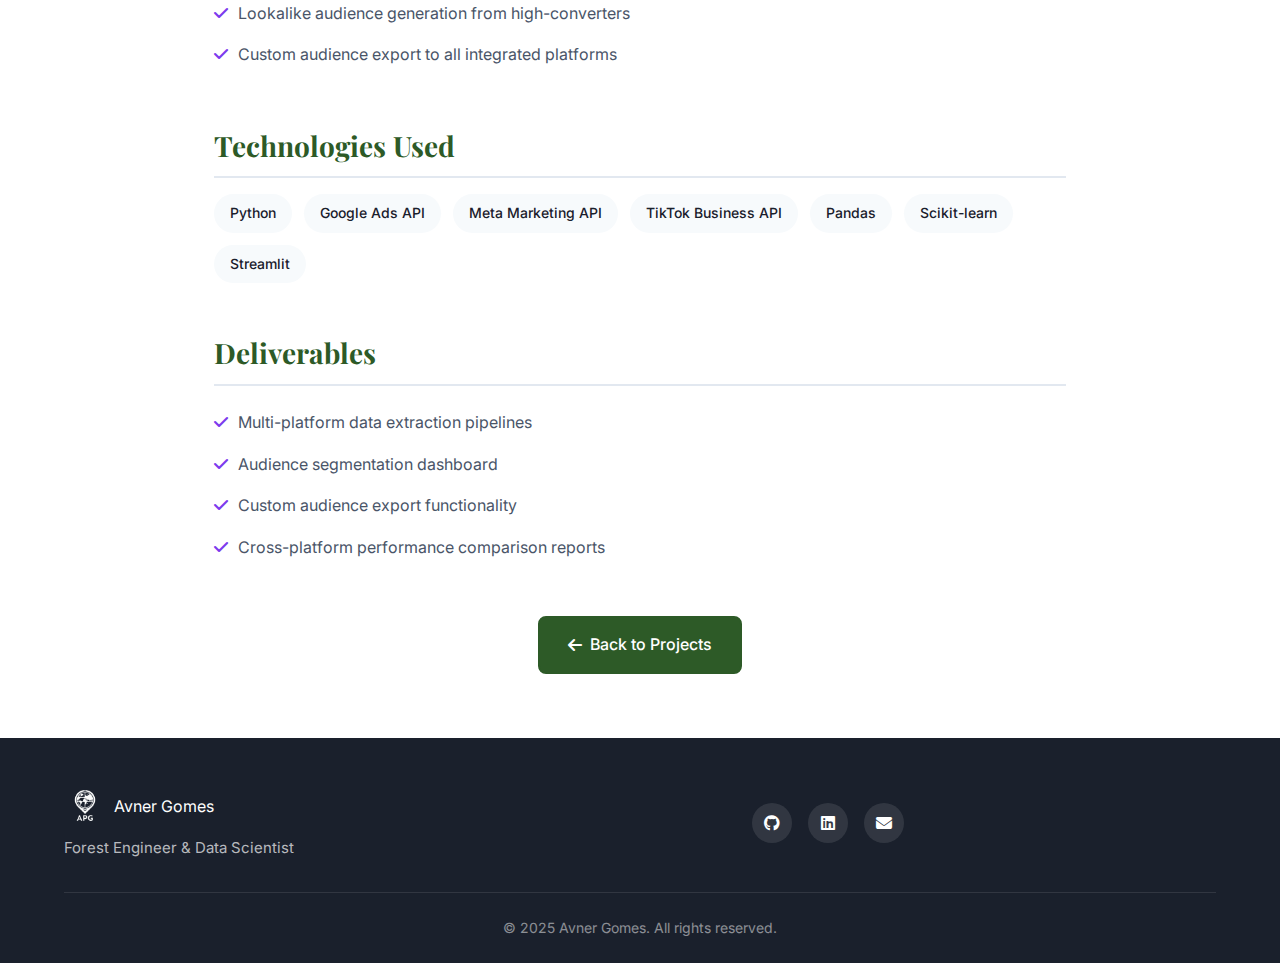
<file: projects/flai-data.html>
<!DOCTYPE html>
<html lang="en">
<head>
    <meta charset="UTF-8">
    <link rel="icon" type="image/svg+xml" href="../favicon.svg">
    <meta name="viewport" content="width=device-width, initial-scale=1.0">
    <meta name="description" content="Flai Data - Marketing analytics platform for building custom audiences from multi-platform ad data">
    <meta name="robots" content="index,follow">
    <title>Flai Data - Ads Audience Builder | Avner Gomes</title>

    <link rel="preconnect" href="https://fonts.googleapis.com">
    <link rel="preconnect" href="https://fonts.gstatic.com" crossorigin>
    <link href="https://fonts.googleapis.com/css2?family=Inter:wght@300;400;500;600;700&family=Playfair+Display:wght@400;500;600;700&display=swap" rel="stylesheet">
    <link rel="stylesheet" href="https://cdnjs.cloudflare.com/ajax/libs/font-awesome/6.4.0/css/all.min.css">
    <link rel="stylesheet" href="../css/styles.css">
    <style>
        .project-hero { background: linear-gradient(135deg, #7c3aed 0%, #a78bfa 100%); color: white; padding: 6rem 0 4rem; margin-top: 80px; }
        .project-hero .container { max-width: 900px; }
        .project-hero h1 { font-family: var(--font-display); font-size: 2.75rem; margin-bottom: 1rem; }
        .project-hero .subtitle { font-size: 1.25rem; opacity: 0.9; margin-bottom: 2rem; }
        .project-meta { display: flex; flex-wrap: wrap; gap: 2rem; margin-top: 2rem; }
        .meta-item { display: flex; align-items: center; gap: 0.5rem; }
        .meta-item i { opacity: 0.8; }
        .project-content { padding: 4rem 0; }
        .project-content .container { max-width: 900px; }
        .content-section { margin-bottom: 3rem; }
        .content-section h2 { font-family: var(--font-display); font-size: 1.75rem; color: var(--color-primary); margin-bottom: 1rem; padding-bottom: 0.5rem; border-bottom: 2px solid var(--color-border); }
        .content-section h3 { font-size: 1.25rem; color: var(--color-text); margin: 1.5rem 0 0.75rem; }
        .content-section p { color: var(--color-text-light); line-height: 1.8; margin-bottom: 1rem; }
        .content-section ul { list-style: none; padding: 0; }
        .content-section li { padding: 0.5rem 0; padding-left: 1.5rem; position: relative; color: var(--color-text-light); }
        .content-section li::before { content: "\f00c"; font-family: "Font Awesome 6 Free"; font-weight: 900; position: absolute; left: 0; color: #7c3aed; }
        .tech-stack { display: flex; flex-wrap: wrap; gap: 0.75rem; margin-top: 1rem; }
        .tech-tag { background: var(--color-bg-alt); color: var(--color-text); padding: 0.5rem 1rem; border-radius: var(--radius-full); font-size: 0.875rem; font-weight: 500; }
        .highlight-box { background: linear-gradient(135deg, #f5f3ff 0%, #ede9fe 100%); border-left: 4px solid #7c3aed; padding: 1.5rem; border-radius: 0 var(--radius-md) var(--radius-md) 0; margin: 1.5rem 0; }
        .highlight-box p { margin: 0; color: var(--color-text); }
        .back-link { display: inline-flex; align-items: center; gap: 0.5rem; color: white; opacity: 0.9; margin-bottom: 1rem; font-size: 0.875rem; }
        .back-link:hover { opacity: 1; color: white; }
        .kpi-grid { display: grid; grid-template-columns: repeat(auto-fit, minmax(200px, 1fr)); gap: 1rem; margin-top: 1rem; }
        .kpi-card { background: var(--color-bg-alt); padding: 1.25rem; border-radius: var(--radius-md); text-align: center; }
        .kpi-card .number { font-size: 2rem; font-weight: 700; color: #7c3aed; }
        .kpi-card .label { font-size: 0.875rem; color: var(--color-text-light); }
        @media (max-width: 768px) { .project-hero { padding: 4rem 0 3rem; } .project-hero h1 { font-size: 2rem; } .project-meta { gap: 1rem; } }
    </style>
</head>
<body>
    <nav class="navbar">
        <div class="container">
            <a href="../index.html" class="nav-logo">
                <picture>
                    <source srcset="../assets/logo1.webp" type="image/webp" />
                    <img src="../assets/logo1.png" alt="Avner Gomes" class="logo-img" width="32" height="32" />
                </picture>
                <span class="logo-text">Avner Gomes</span>
            </a>
            <button class="nav-toggle" aria-label="Toggle navigation"><span></span><span></span><span></span></button>
            <div class="nav-menu">
                <ul class="nav-list">
                    <li><a href="../index.html#projects" data-i18n="nav.projects">Projects</a></li>
                    <li><a href="../index.html#services" data-i18n="nav.services">Services</a></li>
                    <li><a href="../index.html#contact" data-i18n="nav.contact">Contact</a></li>
                </ul>
                <div class="nav-actions">
                    <div class="language-selector">
                        <button class="lang-btn active" data-lang="en">EN</button>
                        <button class="lang-btn" data-lang="es">ES</button>
                        <button class="lang-btn" data-lang="pt">PT</button>
                    </div>
                </div>
            </div>
        </div>
    </nav>

    <section class="project-hero">
        <div class="container">
            <a href="../index.html#projects" class="back-link"><i class="fas fa-arrow-left"></i><span data-i18n="project.backToProjects">Back to Projects</span></a>
            <h1 data-i18n="projectFlai.pageTitle">Flai Data - Ads Audience Builder</h1>
            <p class="subtitle" data-i18n="projectFlai.heroDesc">Marketing analytics platform for building custom audiences from multi-platform advertising data with cross-channel attribution.</p>
            <div class="project-meta">
                <div class="meta-item"><i class="fas fa-folder"></i><span data-i18n="projects.cat.marketing">Marketing Analytics</span></div>
                <div class="meta-item"><i class="fas fa-calendar"></i><span>2025 - 2026</span></div>
                <div class="meta-item"><i class="fas fa-map-marker-alt"></i><span data-i18n="projectFlai.location">USA / Latin America</span></div>
            </div>
        </div>
    </section>

    <section class="project-content">
        <div class="container">
            <div class="content-section">
                <h2 data-i18n="project.overview">Project Overview</h2>
                <p data-i18n="projectFlai.overview1">Developed a marketing analytics platform that unifies audience data from multiple advertising platforms (Google Ads, Meta Ads, TikTok) to create custom audience segments for entertainment ticket sales campaigns.</p>
                <p data-i18n="projectFlai.overview2">The platform enables cross-platform audience analysis, identifying high-value customer segments and optimizing ad spend across channels for maximum ROI in event marketing.</p>
                <div class="highlight-box">
                    <p data-i18n="projectFlai.highlight">Automated audience creation reducing campaign setup time by 70% and improving targeting precision for entertainment ticket sales.</p>
                </div>
            </div>

            <div class="content-section">
                <h2 data-i18n="project.keyMetrics">Key Metrics</h2>
                <div class="kpi-grid">
                    <div class="kpi-card"><div class="number">3</div><div class="label" data-i18n="projectFlai.metric1">Ad Platforms Integrated</div></div>
                    <div class="kpi-card"><div class="number">70%</div><div class="label" data-i18n="projectFlai.metric2">Setup Time Reduction</div></div>
                    <div class="kpi-card"><div class="number">15+</div><div class="label" data-i18n="projectFlai.metric3">Audience Segments</div></div>
                </div>
            </div>

            <div class="content-section">
                <h2 data-i18n="project.technicalApproach">Technical Approach</h2>
                <h3 data-i18n="projectFlai.integration">Platform Integration</h3>
                <ul>
                    <li data-i18n="projectFlai.tech1">Google Ads API for campaign performance and audience data extraction</li>
                    <li data-i18n="projectFlai.tech2">Meta Marketing API for Facebook/Instagram audience insights</li>
                    <li data-i18n="projectFlai.tech3">TikTok Business API for video ad performance metrics</li>
                    <li data-i18n="projectFlai.tech4">Unified data model for cross-platform audience comparison</li>
                </ul>
                <h3 data-i18n="projectFlai.segmentation">Audience Segmentation</h3>
                <ul>
                    <li data-i18n="projectFlai.seg1">Behavioral clustering based on engagement patterns</li>
                    <li data-i18n="projectFlai.seg2">Geographic segmentation for local event targeting</li>
                    <li data-i18n="projectFlai.seg3">Lookalike audience generation from high-converters</li>
                    <li data-i18n="projectFlai.seg4">Custom audience export to all integrated platforms</li>
                </ul>
            </div>

            <div class="content-section">
                <h2 data-i18n="project.technologies">Technologies Used</h2>
                <div class="tech-stack">
                    <span class="tech-tag">Python</span>
                    <span class="tech-tag">Google Ads API</span>
                    <span class="tech-tag">Meta Marketing API</span>
                    <span class="tech-tag">TikTok Business API</span>
                    <span class="tech-tag">Pandas</span>
                    <span class="tech-tag">Scikit-learn</span>
                    <span class="tech-tag">Streamlit</span>
                </div>
            </div>

            <div class="content-section">
                <h2 data-i18n="project.deliverables">Deliverables</h2>
                <ul>
                    <li data-i18n="projectFlai.del1">Multi-platform data extraction pipelines</li>
                    <li data-i18n="projectFlai.del2">Audience segmentation dashboard</li>
                    <li data-i18n="projectFlai.del3">Custom audience export functionality</li>
                    <li data-i18n="projectFlai.del4">Cross-platform performance comparison reports</li>
                </ul>
            </div>

            <div style="text-align: center; margin-top: 3rem;">
                <a href="../index.html#projects" class="btn btn-primary"><i class="fas fa-arrow-left"></i><span data-i18n="project.backToProjects">Back to Projects</span></a>
            </div>
        </div>
    </section>

    <footer class="footer">
        <div class="container">
            <div class="footer-content">
                <div class="footer-brand">
                    <div class="logo-mark">
                        <picture>
                            <source srcset="../assets/logo2.webp" type="image/webp" />
                            <img src="../assets/logo2.png" alt="Avner Gomes" class="logo-img" width="32" height="32" />
                        </picture>
                        Avner Gomes
                    </div>
                    <p data-i18n="footer.tagline">Forest Engineer & Data Scientist</p>
                </div>
                <div class="footer-social">
                    <a href="https://github.com/avnergomes" target="_blank" rel="noopener" aria-label="GitHub"><i class="fab fa-github"></i></a>
                    <a href="https://linkedin.com/in/avnergomes" target="_blank" rel="noopener" aria-label="LinkedIn"><i class="fab fa-linkedin"></i></a>
                    <a href="mailto:avnergomes@gmail.com" aria-label="Email"><i class="fas fa-envelope"></i></a>
                </div>
            </div>
            <div class="footer-bottom"><p>&copy; 2025 Avner Gomes. <span data-i18n="footer.rights">All rights reserved.</span></p></div>
        </div>
    </footer>
    <script src="../js/translations.js"></script>
    <script src="../js/main.js"></script>
</body>
</html>
</file>
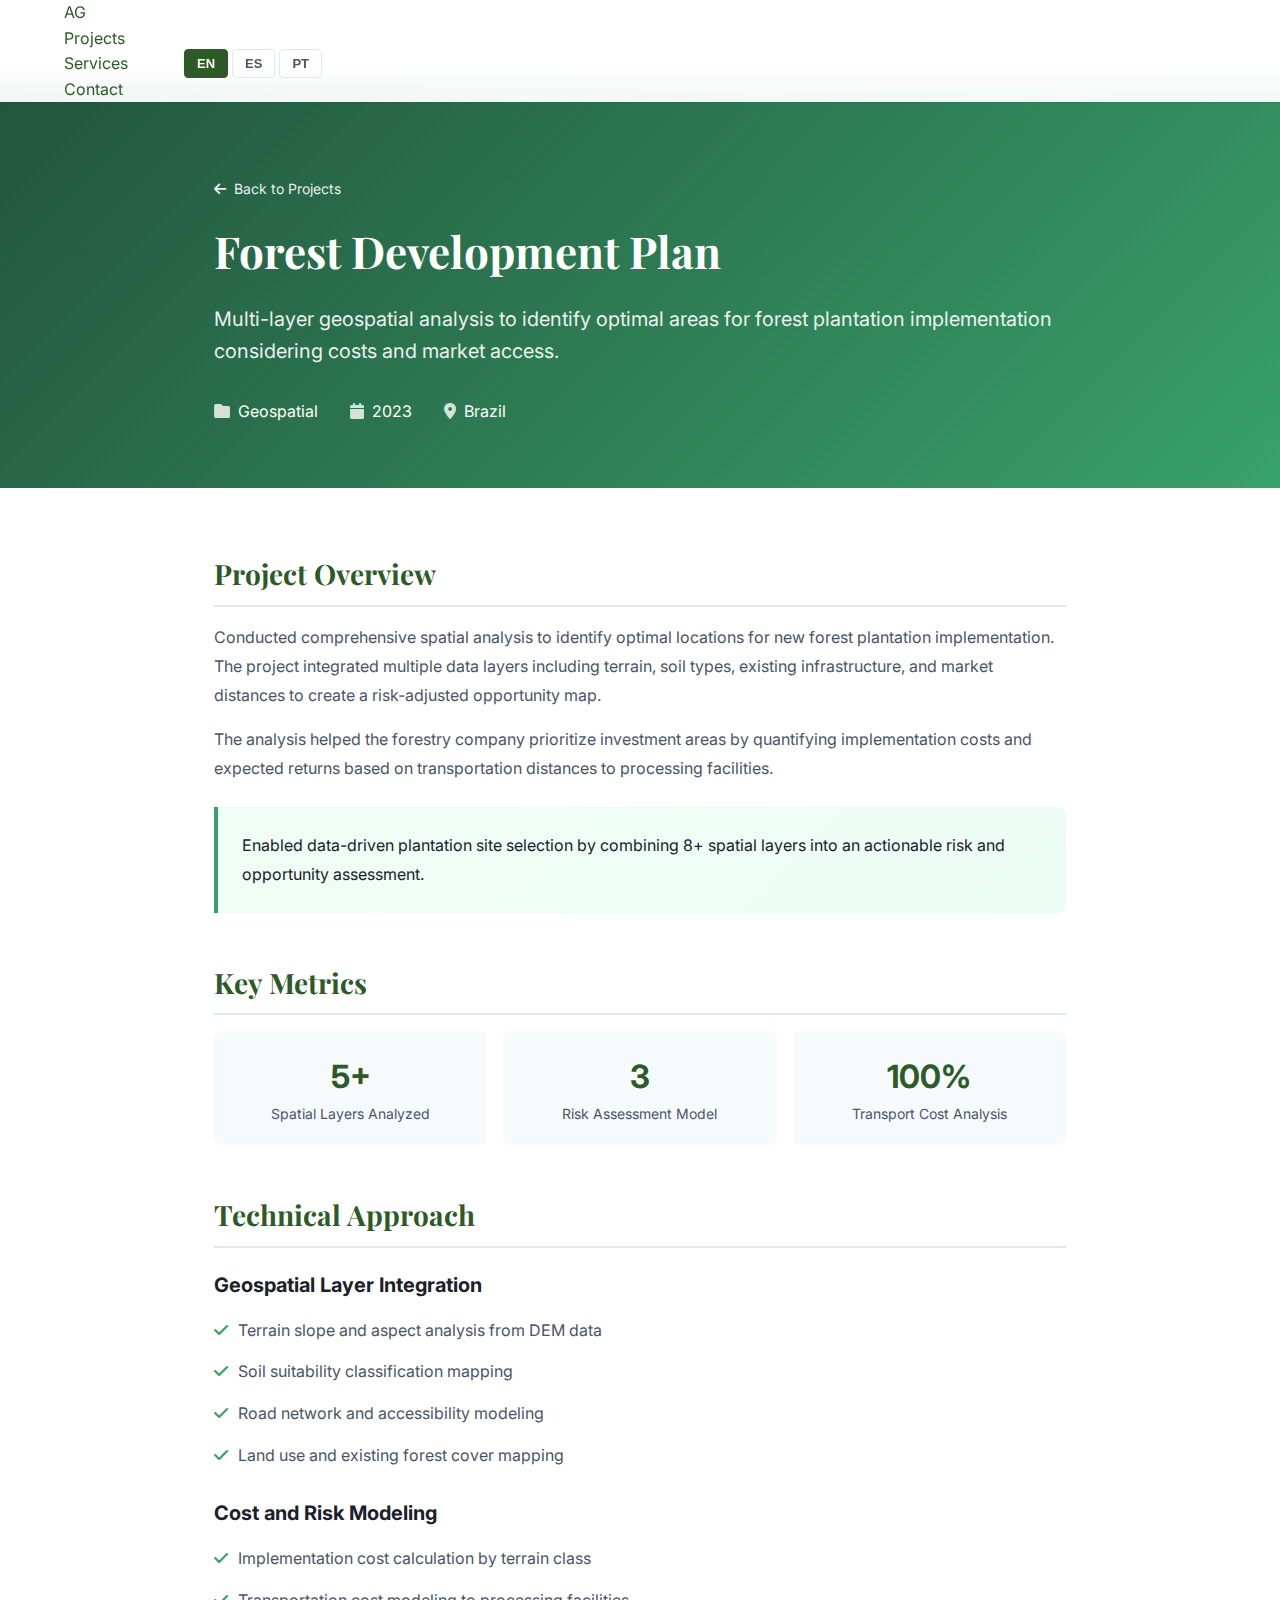
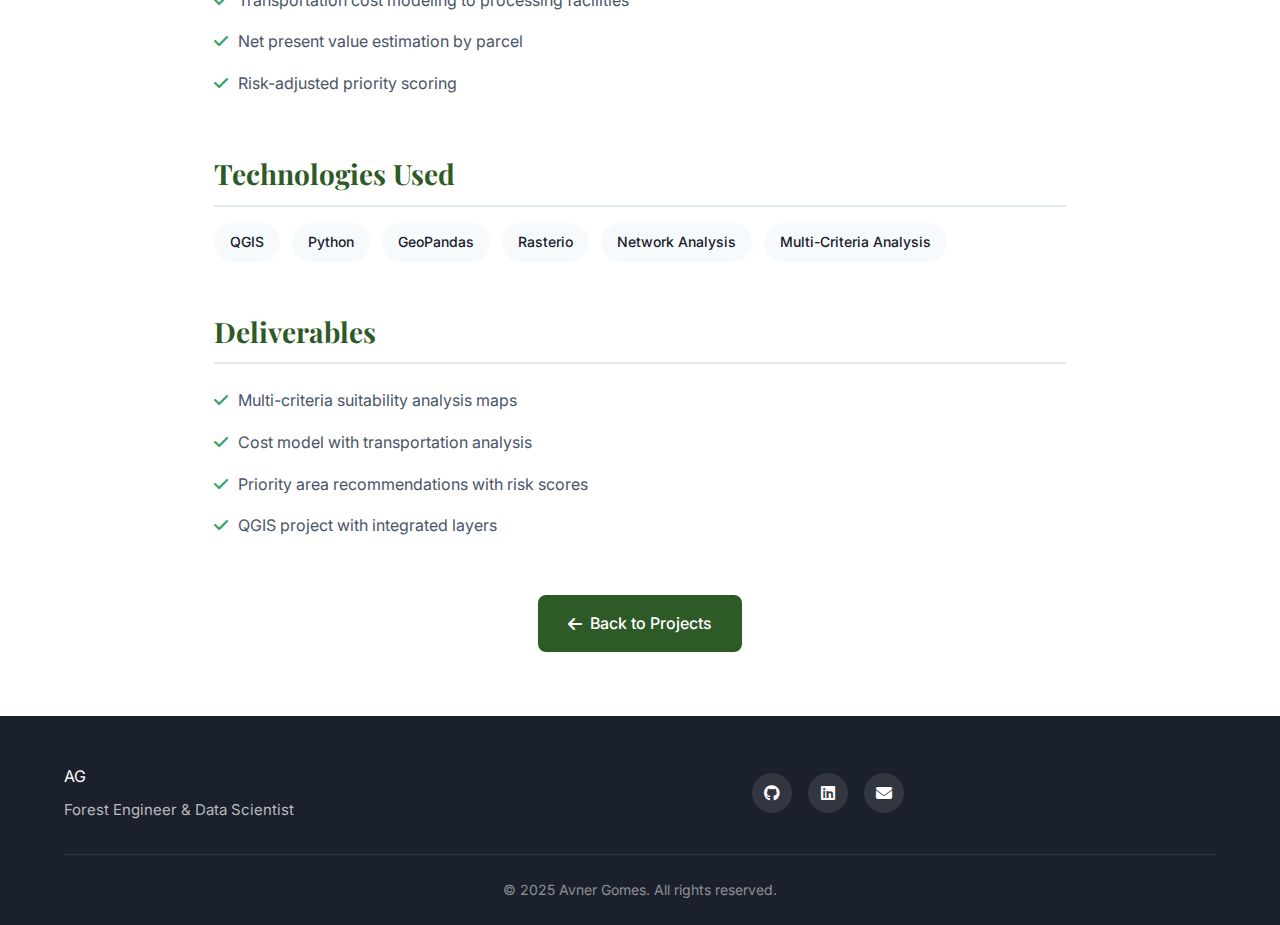
<file: projects/forest-development.html>
<!DOCTYPE html>
<html lang="en">
<head>
    <meta charset="UTF-8">
    <link rel="icon" type="image/svg+xml" href="../favicon.svg">
    <meta name="viewport" content="width=device-width, initial-scale=1.0">
    <meta name="description" content="Forest Development Plan - Geospatial analysis for optimal forest plantation site selection">
    <meta name="robots" content="index,follow">
    <title>Forest Development Plan | Avner Gomes</title>

    <link rel="preconnect" href="https://fonts.googleapis.com">
    <link rel="preconnect" href="https://fonts.gstatic.com" crossorigin>
    <link href="https://fonts.googleapis.com/css2?family=Inter:wght@300;400;500;600;700&family=Playfair+Display:wght@400;500;600;700&display=swap" rel="stylesheet">
    <link rel="stylesheet" href="https://cdnjs.cloudflare.com/ajax/libs/font-awesome/6.4.0/css/all.min.css">
    <link rel="stylesheet" href="../css/styles.css">
    <style>
        .project-hero { background: linear-gradient(135deg, #22543d 0%, #38a169 100%); color: white; padding: 6rem 0 4rem; margin-top: 80px; }
        .project-hero .container { max-width: 900px; }
        .project-hero h1 { font-family: var(--font-display); font-size: 2.75rem; margin-bottom: 1rem; }
        .project-hero .subtitle { font-size: 1.25rem; opacity: 0.9; margin-bottom: 2rem; }
        .project-meta { display: flex; flex-wrap: wrap; gap: 2rem; margin-top: 2rem; }
        .meta-item { display: flex; align-items: center; gap: 0.5rem; }
        .meta-item i { opacity: 0.8; }
        .project-content { padding: 4rem 0; }
        .project-content .container { max-width: 900px; }
        .content-section { margin-bottom: 3rem; }
        .content-section h2 { font-family: var(--font-display); font-size: 1.75rem; color: var(--color-primary); margin-bottom: 1rem; padding-bottom: 0.5rem; border-bottom: 2px solid var(--color-border); }
        .content-section h3 { font-size: 1.25rem; color: var(--color-text); margin: 1.5rem 0 0.75rem; }
        .content-section p { color: var(--color-text-light); line-height: 1.8; margin-bottom: 1rem; }
        .content-section ul { list-style: none; padding: 0; }
        .content-section li { padding: 0.5rem 0; padding-left: 1.5rem; position: relative; color: var(--color-text-light); }
        .content-section li::before { content: "\f00c"; font-family: "Font Awesome 6 Free"; font-weight: 900; position: absolute; left: 0; color: var(--color-accent); }
        .tech-stack { display: flex; flex-wrap: wrap; gap: 0.75rem; margin-top: 1rem; }
        .tech-tag { background: var(--color-bg-alt); color: var(--color-text); padding: 0.5rem 1rem; border-radius: var(--radius-full); font-size: 0.875rem; font-weight: 500; }
        .highlight-box { background: linear-gradient(135deg, #f0fdf4 0%, #ecfdf5 100%); border-left: 4px solid var(--color-accent); padding: 1.5rem; border-radius: 0 var(--radius-md) var(--radius-md) 0; margin: 1.5rem 0; }
        .highlight-box p { margin: 0; color: var(--color-text); }
        .back-link { display: inline-flex; align-items: center; gap: 0.5rem; color: white; opacity: 0.9; margin-bottom: 1rem; font-size: 0.875rem; }
        .back-link:hover { opacity: 1; color: white; }
        .kpi-grid { display: grid; grid-template-columns: repeat(auto-fit, minmax(200px, 1fr)); gap: 1rem; margin-top: 1rem; }
        .kpi-card { background: var(--color-bg-alt); padding: 1.25rem; border-radius: var(--radius-md); text-align: center; }
        .kpi-card .number { font-size: 2rem; font-weight: 700; color: var(--color-primary); }
        .kpi-card .label { font-size: 0.875rem; color: var(--color-text-light); }
        @media (max-width: 768px) { .project-hero { padding: 4rem 0 3rem; } .project-hero h1 { font-size: 2rem; } .project-meta { gap: 1rem; } }
    </style>
</head>
<body>
    <nav class="navbar">
        <div class="container">
            <a href="../index.html" class="nav-logo">AG</a>
            <button class="nav-toggle" aria-label="Toggle navigation"><span></span><span></span><span></span></button>
            <div class="nav-menu">
                <ul class="nav-list">
                    <li><a href="../index.html#projects" data-i18n="nav.projects">Projects</a></li>
                    <li><a href="../index.html#services" data-i18n="nav.services">Services</a></li>
                    <li><a href="../index.html#contact" data-i18n="nav.contact">Contact</a></li>
                </ul>
                <div class="nav-actions">
                    <div class="language-selector">
                        <button class="lang-btn active" data-lang="en">EN</button>
                        <button class="lang-btn" data-lang="es">ES</button>
                        <button class="lang-btn" data-lang="pt">PT</button>
                    </div>
                </div>
            </div>
        </div>
    </nav>

    <section class="project-hero">
        <div class="container">
            <a href="../index.html#projects" class="back-link"><i class="fas fa-arrow-left"></i><span data-i18n="project.backToProjects">Back to Projects</span></a>
            <h1 data-i18n="project3.pageTitle">Forest Development Plan</h1>
            <p class="subtitle" data-i18n="project3.heroDesc">Multi-criteria geospatial analysis for optimal forest plantation site selection, integrating soil, logistics, and market data.</p>
            <div class="project-meta">
                <div class="meta-item"><i class="fas fa-folder"></i><span data-i18n="projects.cat.geo">Geospatial</span></div>
                <div class="meta-item"><i class="fas fa-calendar"></i><span>2023</span></div>
                <div class="meta-item"><i class="fas fa-map-marker-alt"></i><span data-i18n="project3.location">Brazil</span></div>
            </div>
        </div>
    </section>

    <section class="project-content">
        <div class="container">
            <div class="content-section">
                <h2 data-i18n="project.overview">Project Overview</h2>
                <p data-i18n="project3.overview1">Developed a comprehensive geospatial analysis framework to identify optimal locations for new forest plantations. The project integrated multiple data layers including soil characteristics, terrain analysis, existing infrastructure, and market proximity.</p>
                <p data-i18n="project3.overview2">The analysis aimed to minimize implementation costs and maximize returns by identifying areas with favorable growing conditions while avoiding high-risk zones where transportation costs would erode profit margins.</p>
                <div class="highlight-box">
                    <p data-i18n="project3.highlight">Identification of higher-risk areas based on implementation costs and price decline due to transportation costs, enabling data-driven plantation decisions.</p>
                </div>
            </div>

            <div class="content-section">
                <h2 data-i18n="project.keyMetrics">Key Metrics</h2>
                <div class="kpi-grid">
                    <div class="kpi-card"><div class="number">5+</div><div class="label" data-i18n="project3.metric1">Data Layers Analyzed</div></div>
                    <div class="kpi-card"><div class="number">3</div><div class="label" data-i18n="project3.metric2">Risk Categories</div></div>
                    <div class="kpi-card"><div class="number">100%</div><div class="label" data-i18n="project3.metric3">Area Coverage</div></div>
                </div>
            </div>

            <div class="content-section">
                <h2 data-i18n="project.technicalApproach">Technical Approach</h2>
                <h3 data-i18n="project3.geoAnalysis">Geospatial Layer Integration</h3>
                <ul>
                    <li data-i18n="project3.tech1">Soil classification and fertility mapping</li>
                    <li data-i18n="project3.tech2">Terrain slope and drainage analysis</li>
                    <li data-i18n="project3.tech3">Road network and mill proximity calculation</li>
                    <li data-i18n="project3.tech4">Climate suitability assessment</li>
                </ul>
                <h3 data-i18n="project3.costModel">Cost and Risk Modeling</h3>
                <ul>
                    <li data-i18n="project3.cost1">Transportation cost surface generation</li>
                    <li data-i18n="project3.cost2">Implementation cost estimation by zone</li>
                    <li data-i18n="project3.cost3">Risk classification (low, medium, high)</li>
                    <li data-i18n="project3.cost4">ROI projection based on location factors</li>
                </ul>
            </div>

            <div class="content-section">
                <h2 data-i18n="project.technologies">Technologies Used</h2>
                <div class="tech-stack">
                    <span class="tech-tag">QGIS</span>
                    <span class="tech-tag">Python</span>
                    <span class="tech-tag">GeoPandas</span>
                    <span class="tech-tag">Rasterio</span>
                    <span class="tech-tag">Network Analysis</span>
                    <span class="tech-tag">Multi-Criteria Analysis</span>
                </div>
            </div>

            <div class="content-section">
                <h2 data-i18n="project.deliverables">Deliverables</h2>
                <ul>
                    <li data-i18n="project3.del1">Suitability maps with risk classification</li>
                    <li data-i18n="project3.del2">Transportation cost analysis by region</li>
                    <li data-i18n="project3.del3">Priority areas recommendation report</li>
                    <li data-i18n="project3.del4">GIS project with all analysis layers</li>
                </ul>
            </div>

            <div style="text-align: center; margin-top: 3rem;">
                <a href="../index.html#projects" class="btn btn-primary"><i class="fas fa-arrow-left"></i><span data-i18n="project.backToProjects">Back to Projects</span></a>
            </div>
        </div>
    </section>

    <footer class="footer">
        <div class="container">
            <div class="footer-content">
                <div class="footer-brand"><span class="footer-logo">AG</span><p data-i18n="footer.tagline">Forest Engineer & Data Scientist</p></div>
                <div class="footer-social">
                    <a href="https://github.com/avnergomes" target="_blank" rel="noopener" aria-label="GitHub"><i class="fab fa-github"></i></a>
                    <a href="https://linkedin.com/in/avnergomes" target="_blank" rel="noopener" aria-label="LinkedIn"><i class="fab fa-linkedin"></i></a>
                    <a href="mailto:avnergomes@gmail.com" aria-label="Email"><i class="fas fa-envelope"></i></a>
                </div>
            </div>
            <div class="footer-bottom"><p>&copy; 2025 Avner Gomes. <span data-i18n="footer.rights">All rights reserved.</span></p></div>
        </div>
    </footer>
    <script src="../js/translations.js"></script>
    <script src="../js/main.js"></script>
</body>
</html>
</file>
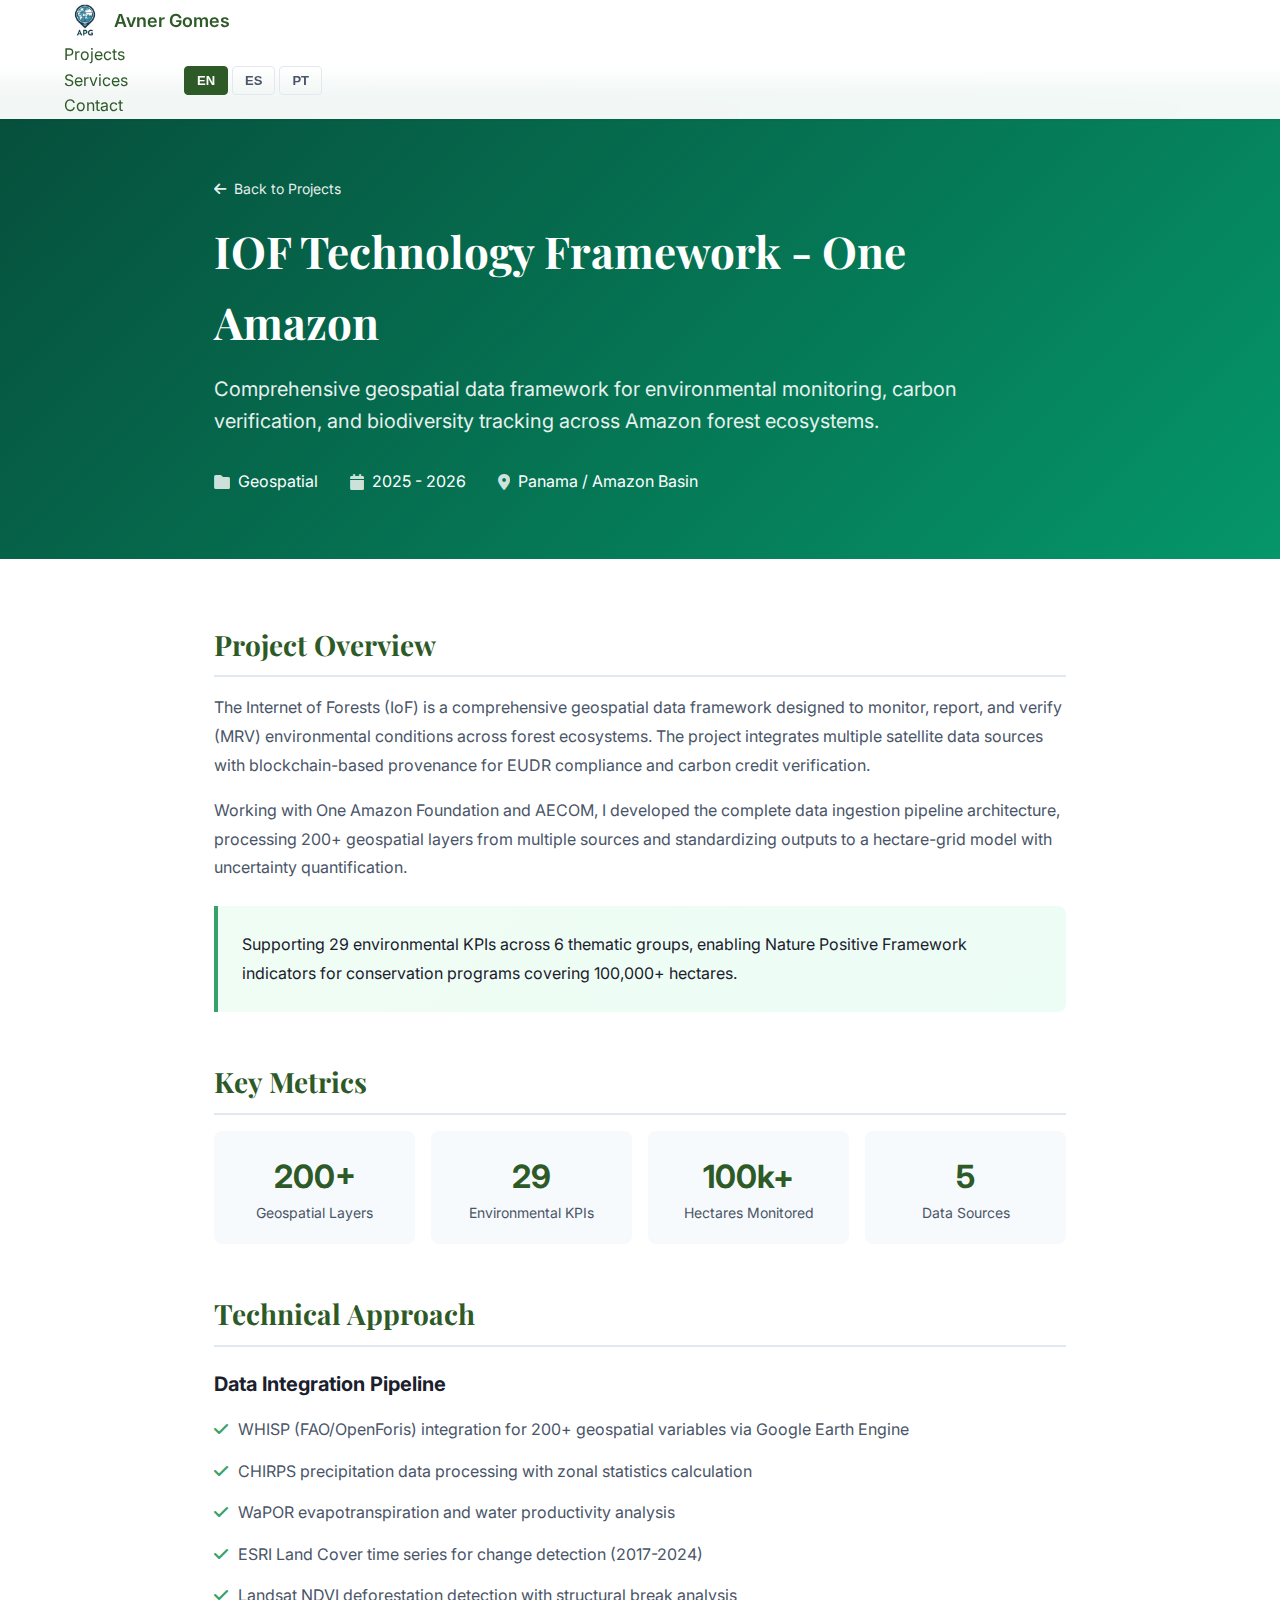
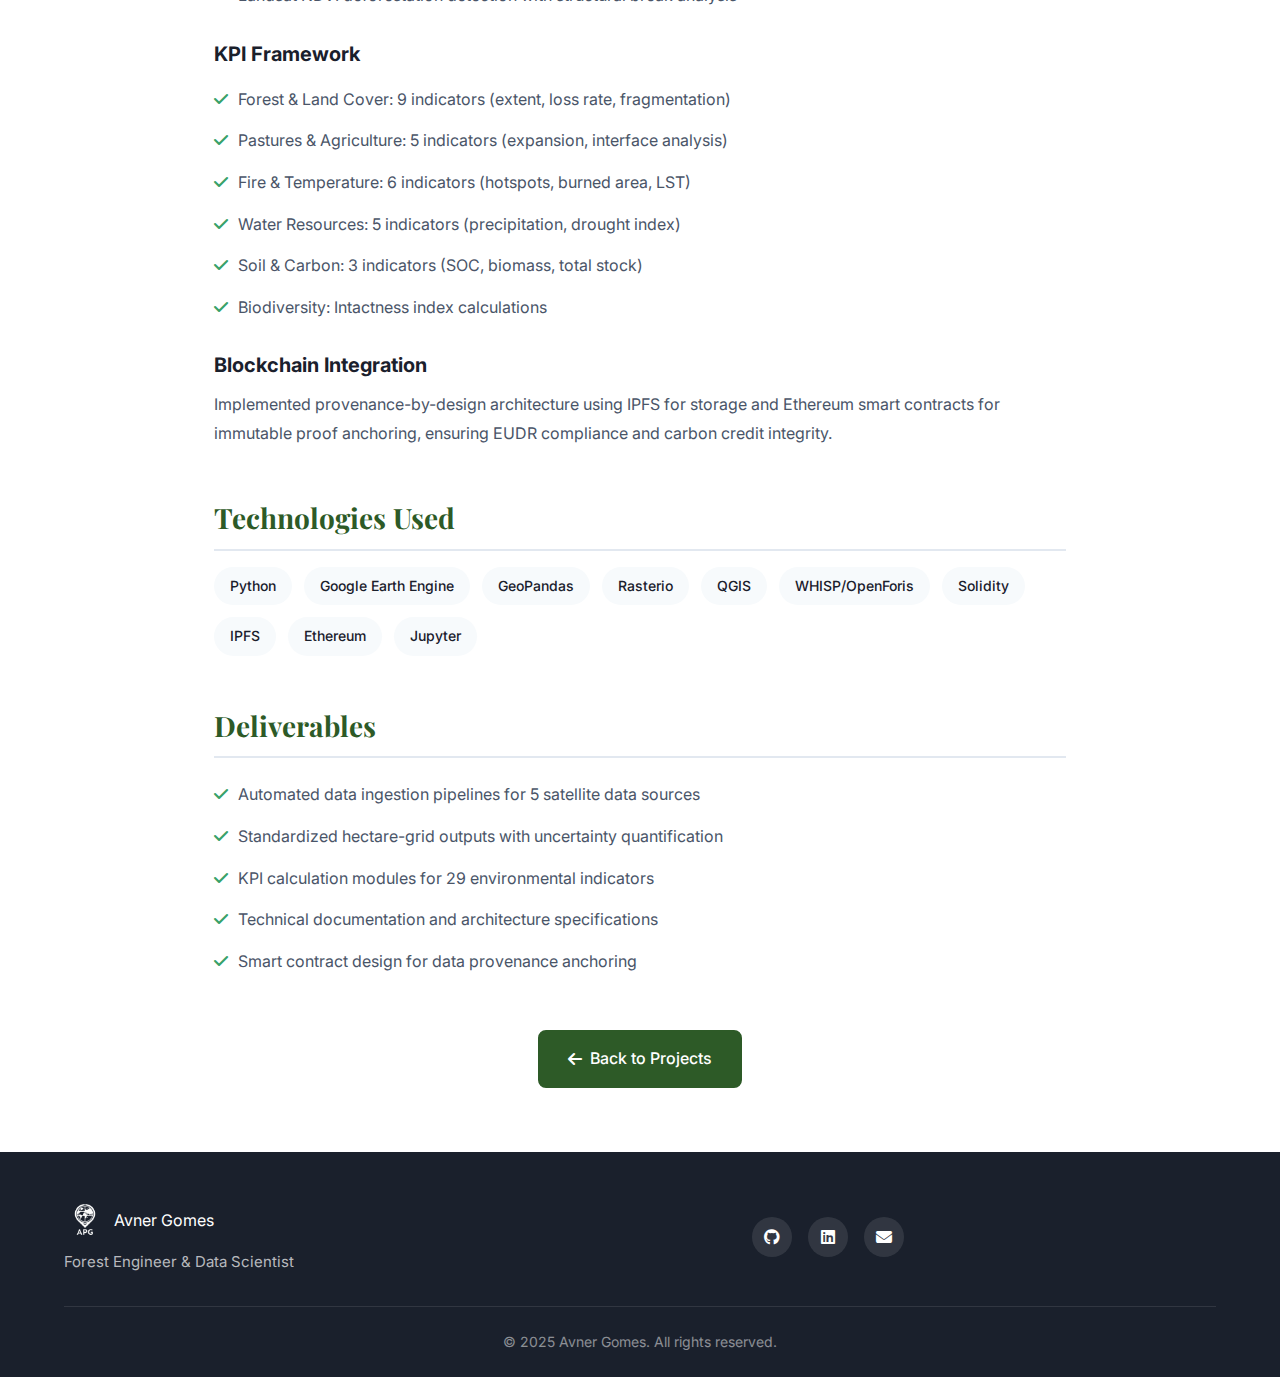
<file: projects/iof-technology.html>
<!DOCTYPE html>
<html lang="en">
<head>
    <meta charset="UTF-8">
    <link rel="icon" type="image/svg+xml" href="../favicon.svg">
    <meta name="viewport" content="width=device-width, initial-scale=1.0">
    <meta name="description" content="IOF Technology Framework - Geospatial data pipeline for forest monitoring and carbon verification in the Amazon basin">
    <meta name="robots" content="index,follow">
    <title>IOF Technology Framework | Avner Gomes</title>

    <!-- Open Graph -->
    <meta property="og:title" content="IOF Technology Framework - One Amazon">
    <meta property="og:description" content="Comprehensive geospatial data framework for environmental monitoring across forest ecosystems">
    <meta property="og:type" content="article">

    <!-- Fonts -->
    <link rel="preconnect" href="https://fonts.googleapis.com">
    <link rel="preconnect" href="https://fonts.gstatic.com" crossorigin>
    <link href="https://fonts.googleapis.com/css2?family=Inter:wght@300;400;500;600;700&family=Playfair+Display:wght@400;500;600;700&display=swap" rel="stylesheet">
    <link rel="stylesheet" href="https://cdnjs.cloudflare.com/ajax/libs/font-awesome/6.4.0/css/all.min.css">

    <!-- Styles -->
    <link rel="stylesheet" href="../css/styles.css">
    <style>
        .project-hero {
            background: linear-gradient(135deg, #064e3b 0%, #059669 100%);
            color: white;
            padding: 6rem 0 4rem;
            margin-top: 80px;
        }
        .project-hero .container {
            max-width: 900px;
        }
        .project-hero h1 {
            font-family: var(--font-display);
            font-size: 2.75rem;
            margin-bottom: 1rem;
        }
        .project-hero .subtitle {
            font-size: 1.25rem;
            opacity: 0.9;
            margin-bottom: 2rem;
        }
        .project-meta {
            display: flex;
            flex-wrap: wrap;
            gap: 2rem;
            margin-top: 2rem;
        }
        .meta-item {
            display: flex;
            align-items: center;
            gap: 0.5rem;
        }
        .meta-item i {
            opacity: 0.8;
        }
        .project-content {
            padding: 4rem 0;
        }
        .project-content .container {
            max-width: 900px;
        }
        .content-section {
            margin-bottom: 3rem;
        }
        .content-section h2 {
            font-family: var(--font-display);
            font-size: 1.75rem;
            color: var(--color-primary);
            margin-bottom: 1rem;
            padding-bottom: 0.5rem;
            border-bottom: 2px solid var(--color-border);
        }
        .content-section h3 {
            font-size: 1.25rem;
            color: var(--color-text);
            margin: 1.5rem 0 0.75rem;
        }
        .content-section p {
            color: var(--color-text-light);
            line-height: 1.8;
            margin-bottom: 1rem;
        }
        .content-section ul {
            list-style: none;
            padding: 0;
        }
        .content-section li {
            padding: 0.5rem 0;
            padding-left: 1.5rem;
            position: relative;
            color: var(--color-text-light);
        }
        .content-section li::before {
            content: "\f00c";
            font-family: "Font Awesome 6 Free";
            font-weight: 900;
            position: absolute;
            left: 0;
            color: var(--color-accent);
        }
        .tech-stack {
            display: flex;
            flex-wrap: wrap;
            gap: 0.75rem;
            margin-top: 1rem;
        }
        .tech-tag {
            background: var(--color-bg-alt);
            color: var(--color-text);
            padding: 0.5rem 1rem;
            border-radius: var(--radius-full);
            font-size: 0.875rem;
            font-weight: 500;
        }
        .highlight-box {
            background: linear-gradient(135deg, #f0fdf4 0%, #ecfdf5 100%);
            border-left: 4px solid var(--color-accent);
            padding: 1.5rem;
            border-radius: 0 var(--radius-md) var(--radius-md) 0;
            margin: 1.5rem 0;
        }
        .highlight-box p {
            margin: 0;
            color: var(--color-text);
        }
        .back-link {
            display: inline-flex;
            align-items: center;
            gap: 0.5rem;
            color: white;
            opacity: 0.9;
            margin-bottom: 1rem;
            font-size: 0.875rem;
        }
        .back-link:hover {
            opacity: 1;
            color: white;
        }
        .kpi-grid {
            display: grid;
            grid-template-columns: repeat(auto-fit, minmax(200px, 1fr));
            gap: 1rem;
            margin-top: 1rem;
        }
        .kpi-card {
            background: var(--color-bg-alt);
            padding: 1.25rem;
            border-radius: var(--radius-md);
            text-align: center;
        }
        .kpi-card .number {
            font-size: 2rem;
            font-weight: 700;
            color: var(--color-primary);
        }
        .kpi-card .label {
            font-size: 0.875rem;
            color: var(--color-text-light);
        }
        @media (max-width: 768px) {
            .project-hero {
                padding: 4rem 0 3rem;
            }
            .project-hero h1 {
                font-size: 2rem;
            }
            .project-meta {
                gap: 1rem;
            }
        }
    </style>
</head>
<body>
    <!-- Navigation -->
    <nav class="navbar">
        <div class="container">
            <a href="../index.html" class="nav-logo">
                <picture>
                    <source srcset="../assets/logo1.webp" type="image/webp" />
                    <img src="../assets/logo1.png" alt="Avner Gomes" class="logo-img" width="32" height="32" />
                </picture>
                <span class="logo-text">Avner Gomes</span>
            </a>
            <button class="nav-toggle" aria-label="Toggle navigation">
                <span></span>
                <span></span>
                <span></span>
            </button>
            <div class="nav-menu">
                <ul class="nav-list">
                    <li><a href="../index.html#projects" data-i18n="nav.projects">Projects</a></li>
                    <li><a href="../index.html#services" data-i18n="nav.services">Services</a></li>
                    <li><a href="../index.html#contact" data-i18n="nav.contact">Contact</a></li>
                </ul>
                <div class="nav-actions">
                    <div class="language-selector">
                        <button class="lang-btn active" data-lang="en">EN</button>
                        <button class="lang-btn" data-lang="es">ES</button>
                        <button class="lang-btn" data-lang="pt">PT</button>
                    </div>
                </div>
            </div>
        </div>
    </nav>

    <!-- Project Hero -->
    <section class="project-hero">
        <div class="container">
            <a href="../index.html#projects" class="back-link">
                <i class="fas fa-arrow-left"></i>
                <span data-i18n="project.backToProjects">Back to Projects</span>
            </a>
            <h1 data-i18n="projectIOF.title">IOF Technology Framework - One Amazon</h1>
            <p class="subtitle" data-i18n="projectIOF.heroDesc">Comprehensive geospatial data framework for environmental monitoring, carbon verification, and biodiversity tracking across Amazon forest ecosystems.</p>

            <div class="project-meta">
                <div class="meta-item">
                    <i class="fas fa-folder"></i>
                    <span data-i18n="projects.cat.geo">Geospatial</span>
                </div>
                <div class="meta-item">
                    <i class="fas fa-calendar"></i>
                    <span>2025 - 2026</span>
                </div>
                <div class="meta-item">
                    <i class="fas fa-map-marker-alt"></i>
                    <span data-i18n="projectIOF.location">Panama / Amazon Basin</span>
                </div>
            </div>
        </div>
    </section>

    <!-- Project Content -->
    <section class="project-content">
        <div class="container">

            <!-- Overview -->
            <div class="content-section">
                <h2 data-i18n="project.overview">Project Overview</h2>
                <p data-i18n="projectIOF.overview1">The Internet of Forests (IoF) is a comprehensive geospatial data framework designed to monitor, report, and verify (MRV) environmental conditions across forest ecosystems. The project integrates multiple satellite data sources with blockchain-based provenance for EUDR compliance and carbon credit verification.</p>
                <p data-i18n="projectIOF.overview2">Working with One Amazon Foundation and AECOM, I developed the complete data ingestion pipeline architecture, processing 200+ geospatial layers from multiple sources and standardizing outputs to a hectare-grid model with uncertainty quantification.</p>

                <div class="highlight-box">
                    <p data-i18n="projectIOF.highlight">Supporting 29 environmental KPIs across 6 thematic groups, enabling Nature Positive Framework indicators for conservation programs covering 100,000+ hectares.</p>
                </div>
            </div>

            <!-- Key Metrics -->
            <div class="content-section">
                <h2 data-i18n="project.keyMetrics">Key Metrics</h2>
                <div class="kpi-grid">
                    <div class="kpi-card">
                        <div class="number">200+</div>
                        <div class="label" data-i18n="projectIOF.metric1">Geospatial Layers</div>
                    </div>
                    <div class="kpi-card">
                        <div class="number">29</div>
                        <div class="label" data-i18n="projectIOF.metric2">Environmental KPIs</div>
                    </div>
                    <div class="kpi-card">
                        <div class="number">100k+</div>
                        <div class="label" data-i18n="projectIOF.metric3">Hectares Monitored</div>
                    </div>
                    <div class="kpi-card">
                        <div class="number">5</div>
                        <div class="label" data-i18n="projectIOF.metric4">Data Sources</div>
                    </div>
                </div>
            </div>

            <!-- Technical Approach -->
            <div class="content-section">
                <h2 data-i18n="project.technicalApproach">Technical Approach</h2>

                <h3 data-i18n="projectIOF.dataIntegration">Data Integration Pipeline</h3>
                <ul>
                    <li data-i18n="projectIOF.tech1">WHISP (FAO/OpenForis) integration for 200+ geospatial variables via Google Earth Engine</li>
                    <li data-i18n="projectIOF.tech2">CHIRPS precipitation data processing with zonal statistics calculation</li>
                    <li data-i18n="projectIOF.tech3">WaPOR evapotranspiration and water productivity analysis</li>
                    <li data-i18n="projectIOF.tech4">ESRI Land Cover time series for change detection (2017-2024)</li>
                    <li data-i18n="projectIOF.tech5">Landsat NDVI deforestation detection with structural break analysis</li>
                </ul>

                <h3 data-i18n="projectIOF.kpiFramework">KPI Framework</h3>
                <ul>
                    <li data-i18n="projectIOF.kpi1">Forest & Land Cover: 9 indicators (extent, loss rate, fragmentation)</li>
                    <li data-i18n="projectIOF.kpi2">Pastures & Agriculture: 5 indicators (expansion, interface analysis)</li>
                    <li data-i18n="projectIOF.kpi3">Fire & Temperature: 6 indicators (hotspots, burned area, LST)</li>
                    <li data-i18n="projectIOF.kpi4">Water Resources: 5 indicators (precipitation, drought index)</li>
                    <li data-i18n="projectIOF.kpi5">Soil & Carbon: 3 indicators (SOC, biomass, total stock)</li>
                    <li data-i18n="projectIOF.kpi6">Biodiversity: Intactness index calculations</li>
                </ul>

                <h3 data-i18n="projectIOF.blockchain">Blockchain Integration</h3>
                <p data-i18n="projectIOF.blockchainDesc">Implemented provenance-by-design architecture using IPFS for storage and Ethereum smart contracts for immutable proof anchoring, ensuring EUDR compliance and carbon credit integrity.</p>
            </div>

            <!-- Technologies Used -->
            <div class="content-section">
                <h2 data-i18n="project.technologies">Technologies Used</h2>
                <div class="tech-stack">
                    <span class="tech-tag">Python</span>
                    <span class="tech-tag">Google Earth Engine</span>
                    <span class="tech-tag">GeoPandas</span>
                    <span class="tech-tag">Rasterio</span>
                    <span class="tech-tag">QGIS</span>
                    <span class="tech-tag">WHISP/OpenForis</span>
                    <span class="tech-tag">Solidity</span>
                    <span class="tech-tag">IPFS</span>
                    <span class="tech-tag">Ethereum</span>
                    <span class="tech-tag">Jupyter</span>
                </div>
            </div>

            <!-- Deliverables -->
            <div class="content-section">
                <h2 data-i18n="project.deliverables">Deliverables</h2>
                <ul>
                    <li data-i18n="projectIOF.del1">Automated data ingestion pipelines for 5 satellite data sources</li>
                    <li data-i18n="projectIOF.del2">Standardized hectare-grid outputs with uncertainty quantification</li>
                    <li data-i18n="projectIOF.del3">KPI calculation modules for 29 environmental indicators</li>
                    <li data-i18n="projectIOF.del4">Technical documentation and architecture specifications</li>
                    <li data-i18n="projectIOF.del5">Smart contract design for data provenance anchoring</li>
                </ul>
            </div>

            <!-- Back to Projects -->
            <div style="text-align: center; margin-top: 3rem;">
                <a href="../index.html#projects" class="btn btn-primary">
                    <i class="fas fa-arrow-left"></i>
                    <span data-i18n="project.backToProjects">Back to Projects</span>
                </a>
            </div>

        </div>
    </section>

    <!-- Footer -->
    <footer class="footer">
        <div class="container">
            <div class="footer-content">
                <div class="footer-brand">
                    <div class="logo-mark">
                        <picture>
                            <source srcset="../assets/logo2.webp" type="image/webp" />
                            <img src="../assets/logo2.png" alt="Avner Gomes" class="logo-img" width="32" height="32" />
                        </picture>
                        Avner Gomes
                    </div>
                    <p data-i18n="footer.tagline">Forest Engineer & Data Scientist</p>
                </div>
                <div class="footer-social">
                    <a href="https://github.com/avnergomes" target="_blank" rel="noopener" aria-label="GitHub"><i class="fab fa-github"></i></a>
                    <a href="https://linkedin.com/in/avnergomes" target="_blank" rel="noopener" aria-label="LinkedIn"><i class="fab fa-linkedin"></i></a>
                    <a href="mailto:avnergomes@gmail.com" aria-label="Email"><i class="fas fa-envelope"></i></a>
                </div>
            </div>
            <div class="footer-bottom">
                <p>&copy; 2025 Avner Gomes. <span data-i18n="footer.rights">All rights reserved.</span></p>
            </div>
        </div>
    </footer>

    <script src="../js/translations.js"></script>
    <script src="../js/main.js"></script>
</body>
</html>
</file>
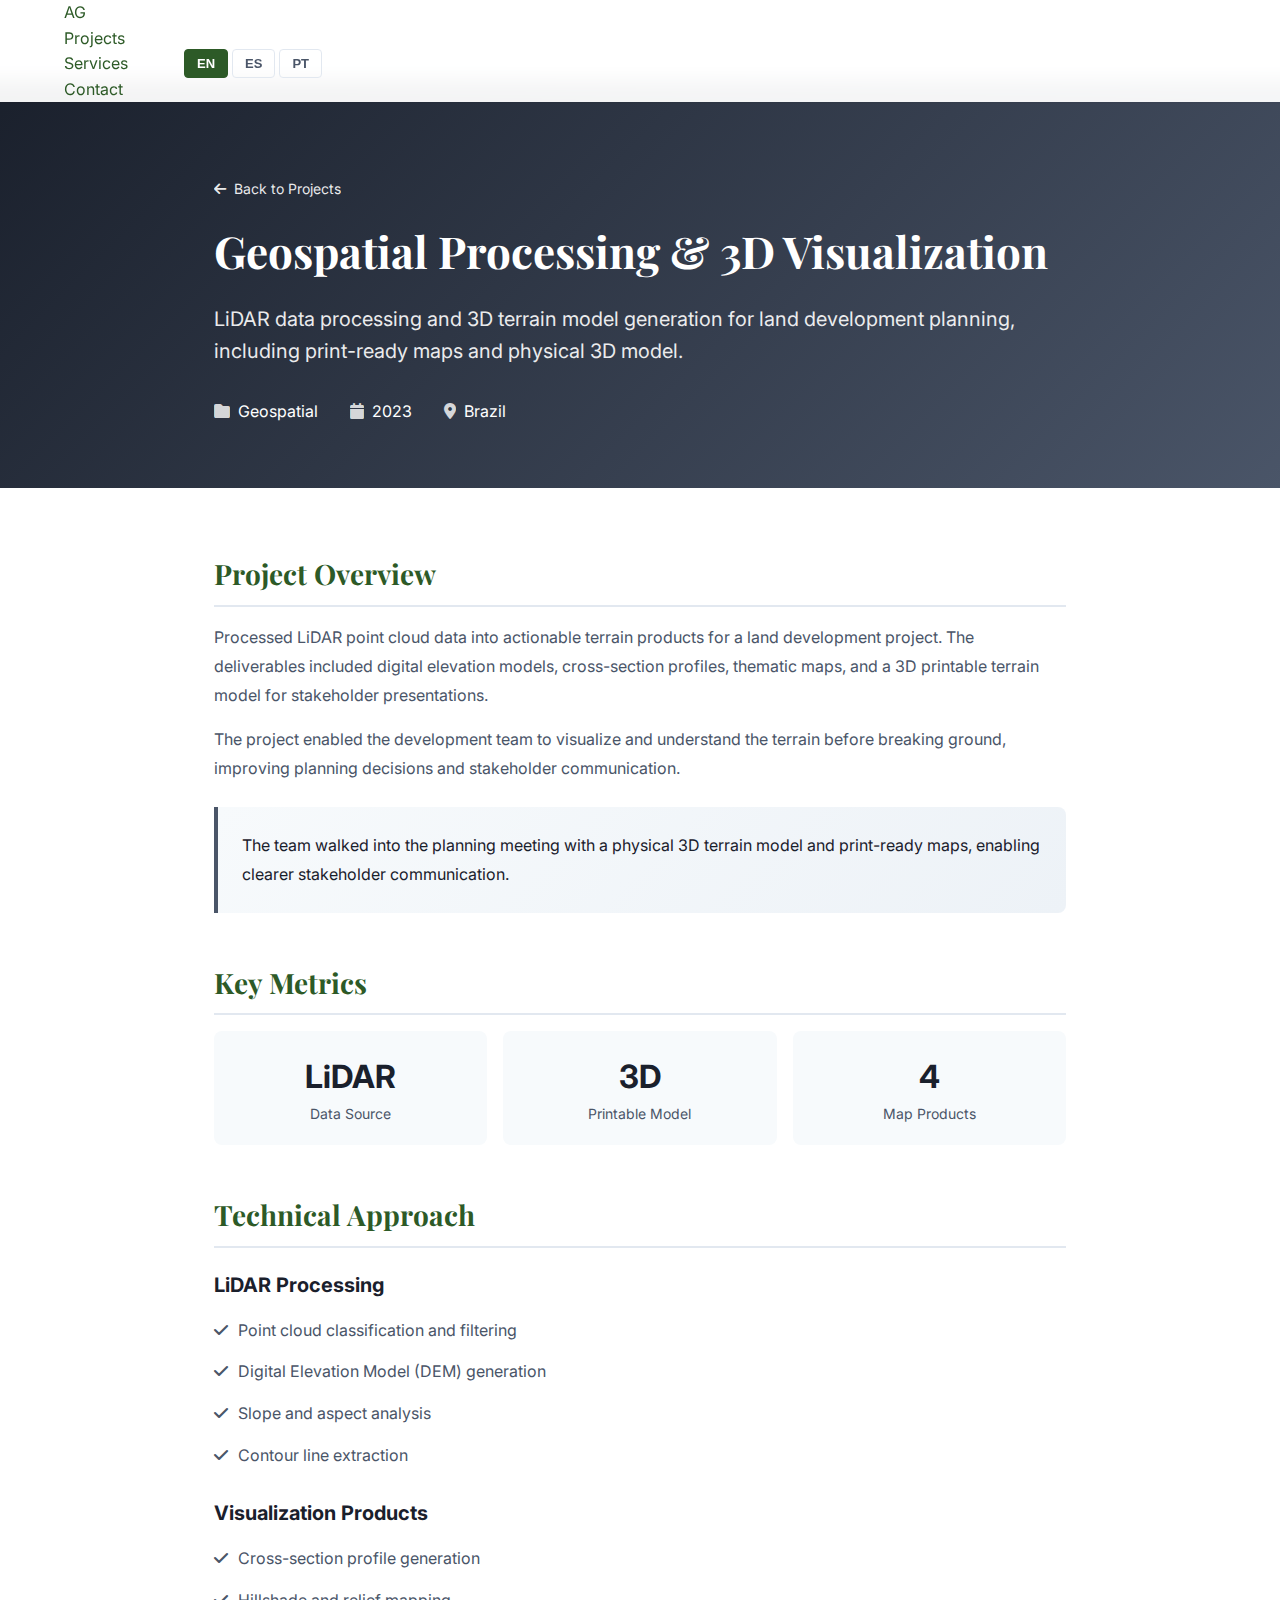
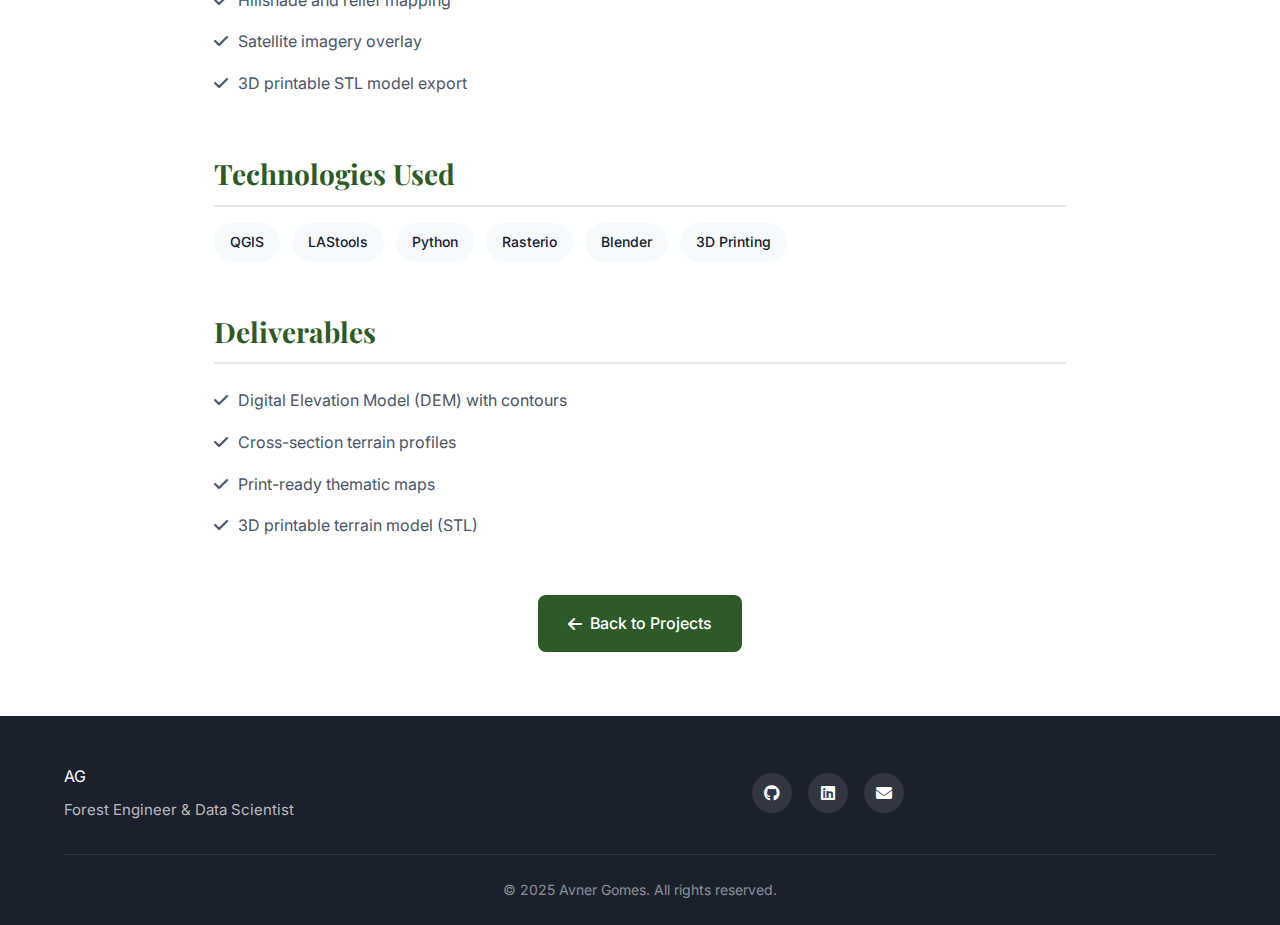
<file: projects/land-development.html>
<!DOCTYPE html>
<html lang="en">
<head>
    <meta charset="UTF-8">
    <link rel="icon" type="image/svg+xml" href="../favicon.svg">
    <meta name="viewport" content="width=device-width, initial-scale=1.0">
    <meta name="description" content="3D Land Development - LiDAR processing and 3D terrain visualization for land development project">
    <meta name="robots" content="index,follow">
    <title>3D Land Development | Avner Gomes</title>

    <link rel="preconnect" href="https://fonts.googleapis.com">
    <link rel="preconnect" href="https://fonts.gstatic.com" crossorigin>
    <link href="https://fonts.googleapis.com/css2?family=Inter:wght@300;400;500;600;700&family=Playfair+Display:wght@400;500;600;700&display=swap" rel="stylesheet">
    <link rel="stylesheet" href="https://cdnjs.cloudflare.com/ajax/libs/font-awesome/6.4.0/css/all.min.css">
    <link rel="stylesheet" href="../css/styles.css">
    <style>
        .project-hero { background: linear-gradient(135deg, #1a202c 0%, #4a5568 100%); color: white; padding: 6rem 0 4rem; margin-top: 80px; }
        .project-hero .container { max-width: 900px; }
        .project-hero h1 { font-family: var(--font-display); font-size: 2.75rem; margin-bottom: 1rem; }
        .project-hero .subtitle { font-size: 1.25rem; opacity: 0.9; margin-bottom: 2rem; }
        .project-meta { display: flex; flex-wrap: wrap; gap: 2rem; margin-top: 2rem; }
        .meta-item { display: flex; align-items: center; gap: 0.5rem; }
        .meta-item i { opacity: 0.8; }
        .project-content { padding: 4rem 0; }
        .project-content .container { max-width: 900px; }
        .content-section { margin-bottom: 3rem; }
        .content-section h2 { font-family: var(--font-display); font-size: 1.75rem; color: var(--color-primary); margin-bottom: 1rem; padding-bottom: 0.5rem; border-bottom: 2px solid var(--color-border); }
        .content-section h3 { font-size: 1.25rem; color: var(--color-text); margin: 1.5rem 0 0.75rem; }
        .content-section p { color: var(--color-text-light); line-height: 1.8; margin-bottom: 1rem; }
        .content-section ul { list-style: none; padding: 0; }
        .content-section li { padding: 0.5rem 0; padding-left: 1.5rem; position: relative; color: var(--color-text-light); }
        .content-section li::before { content: "\f00c"; font-family: "Font Awesome 6 Free"; font-weight: 900; position: absolute; left: 0; color: #4a5568; }
        .tech-stack { display: flex; flex-wrap: wrap; gap: 0.75rem; margin-top: 1rem; }
        .tech-tag { background: var(--color-bg-alt); color: var(--color-text); padding: 0.5rem 1rem; border-radius: var(--radius-full); font-size: 0.875rem; font-weight: 500; }
        .highlight-box { background: linear-gradient(135deg, #f7fafc 0%, #edf2f7 100%); border-left: 4px solid #4a5568; padding: 1.5rem; border-radius: 0 var(--radius-md) var(--radius-md) 0; margin: 1.5rem 0; }
        .highlight-box p { margin: 0; color: var(--color-text); }
        .back-link { display: inline-flex; align-items: center; gap: 0.5rem; color: white; opacity: 0.9; margin-bottom: 1rem; font-size: 0.875rem; }
        .back-link:hover { opacity: 1; color: white; }
        .kpi-grid { display: grid; grid-template-columns: repeat(auto-fit, minmax(200px, 1fr)); gap: 1rem; margin-top: 1rem; }
        .kpi-card { background: var(--color-bg-alt); padding: 1.25rem; border-radius: var(--radius-md); text-align: center; }
        .kpi-card .number { font-size: 2rem; font-weight: 700; color: #1a202c; }
        .kpi-card .label { font-size: 0.875rem; color: var(--color-text-light); }
        @media (max-width: 768px) { .project-hero { padding: 4rem 0 3rem; } .project-hero h1 { font-size: 2rem; } .project-meta { gap: 1rem; } }
    </style>
</head>
<body>
    <nav class="navbar">
        <div class="container">
            <a href="../index.html" class="nav-logo">AG</a>
            <button class="nav-toggle" aria-label="Toggle navigation"><span></span><span></span><span></span></button>
            <div class="nav-menu">
                <ul class="nav-list">
                    <li><a href="../index.html#projects" data-i18n="nav.projects">Projects</a></li>
                    <li><a href="../index.html#services" data-i18n="nav.services">Services</a></li>
                    <li><a href="../index.html#contact" data-i18n="nav.contact">Contact</a></li>
                </ul>
                <div class="nav-actions">
                    <div class="language-selector">
                        <button class="lang-btn active" data-lang="en">EN</button>
                        <button class="lang-btn" data-lang="es">ES</button>
                        <button class="lang-btn" data-lang="pt">PT</button>
                    </div>
                </div>
            </div>
        </div>
    </nav>

    <section class="project-hero">
        <div class="container">
            <a href="../index.html#projects" class="back-link"><i class="fas fa-arrow-left"></i><span data-i18n="project.backToProjects">Back to Projects</span></a>
            <h1 data-i18n="project10.pageTitle">Geospatial Processing & 3D Visualization</h1>
            <p class="subtitle" data-i18n="project10.heroDesc">LiDAR data processing and 3D terrain model generation for land development planning, including print-ready maps and physical 3D model.</p>
            <div class="project-meta">
                <div class="meta-item"><i class="fas fa-folder"></i><span data-i18n="projects.cat.geo">Geospatial</span></div>
                <div class="meta-item"><i class="fas fa-calendar"></i><span>2023</span></div>
                <div class="meta-item"><i class="fas fa-map-marker-alt"></i><span data-i18n="project10.location">Brazil</span></div>
            </div>
        </div>
    </section>

    <section class="project-content">
        <div class="container">
            <div class="content-section">
                <h2 data-i18n="project.overview">Project Overview</h2>
                <p data-i18n="project10.overview1">Processed LiDAR point cloud data into actionable terrain products for a land development project. The deliverables included digital elevation models, cross-section profiles, thematic maps, and a 3D printable terrain model for stakeholder presentations.</p>
                <p data-i18n="project10.overview2">The project enabled the development team to visualize and understand the terrain before breaking ground, improving planning decisions and stakeholder communication.</p>
                <div class="highlight-box">
                    <p data-i18n="project10.highlight">The team walked into the planning meeting with a physical 3D terrain model and print-ready maps, enabling clearer stakeholder communication.</p>
                </div>
            </div>

            <div class="content-section">
                <h2 data-i18n="project.keyMetrics">Key Metrics</h2>
                <div class="kpi-grid">
                    <div class="kpi-card"><div class="number">LiDAR</div><div class="label" data-i18n="project10.metric1">Data Source</div></div>
                    <div class="kpi-card"><div class="number">3D</div><div class="label" data-i18n="project10.metric2">Printable Model</div></div>
                    <div class="kpi-card"><div class="number">4</div><div class="label" data-i18n="project10.metric3">Map Products</div></div>
                </div>
            </div>

            <div class="content-section">
                <h2 data-i18n="project.technicalApproach">Technical Approach</h2>
                <h3 data-i18n="project10.lidar">LiDAR Processing</h3>
                <ul>
                    <li data-i18n="project10.tech1">Point cloud classification and filtering</li>
                    <li data-i18n="project10.tech2">Digital Elevation Model (DEM) generation</li>
                    <li data-i18n="project10.tech3">Slope and aspect analysis</li>
                    <li data-i18n="project10.tech4">Contour line extraction</li>
                </ul>
                <h3 data-i18n="project10.viz">Visualization Products</h3>
                <ul>
                    <li data-i18n="project10.vz1">Cross-section profile generation</li>
                    <li data-i18n="project10.vz2">Hillshade and relief mapping</li>
                    <li data-i18n="project10.vz3">Satellite imagery overlay</li>
                    <li data-i18n="project10.vz4">3D printable STL model export</li>
                </ul>
            </div>

            <div class="content-section">
                <h2 data-i18n="project.technologies">Technologies Used</h2>
                <div class="tech-stack">
                    <span class="tech-tag">QGIS</span>
                    <span class="tech-tag">LAStools</span>
                    <span class="tech-tag">Python</span>
                    <span class="tech-tag">Rasterio</span>
                    <span class="tech-tag">Blender</span>
                    <span class="tech-tag">3D Printing</span>
                </div>
            </div>

            <div class="content-section">
                <h2 data-i18n="project.deliverables">Deliverables</h2>
                <ul>
                    <li data-i18n="project10.del1">Digital Elevation Model (DEM) with contours</li>
                    <li data-i18n="project10.del2">Cross-section terrain profiles</li>
                    <li data-i18n="project10.del3">Print-ready thematic maps</li>
                    <li data-i18n="project10.del4">3D printable terrain model (STL)</li>
                </ul>
            </div>

            <div style="text-align: center; margin-top: 3rem;">
                <a href="../index.html#projects" class="btn btn-primary"><i class="fas fa-arrow-left"></i><span data-i18n="project.backToProjects">Back to Projects</span></a>
            </div>
        </div>
    </section>

    <footer class="footer">
        <div class="container">
            <div class="footer-content">
                <div class="footer-brand"><span class="footer-logo">AG</span><p data-i18n="footer.tagline">Forest Engineer & Data Scientist</p></div>
                <div class="footer-social">
                    <a href="https://github.com/avnergomes" target="_blank" rel="noopener" aria-label="GitHub"><i class="fab fa-github"></i></a>
                    <a href="https://linkedin.com/in/avnergomes" target="_blank" rel="noopener" aria-label="LinkedIn"><i class="fab fa-linkedin"></i></a>
                    <a href="mailto:avnergomes@gmail.com" aria-label="Email"><i class="fas fa-envelope"></i></a>
                </div>
            </div>
            <div class="footer-bottom"><p>&copy; 2025 Avner Gomes. <span data-i18n="footer.rights">All rights reserved.</span></p></div>
        </div>
    </footer>
    <script src="../js/translations.js"></script>
    <script src="../js/main.js"></script>
</body>
</html>
</file>
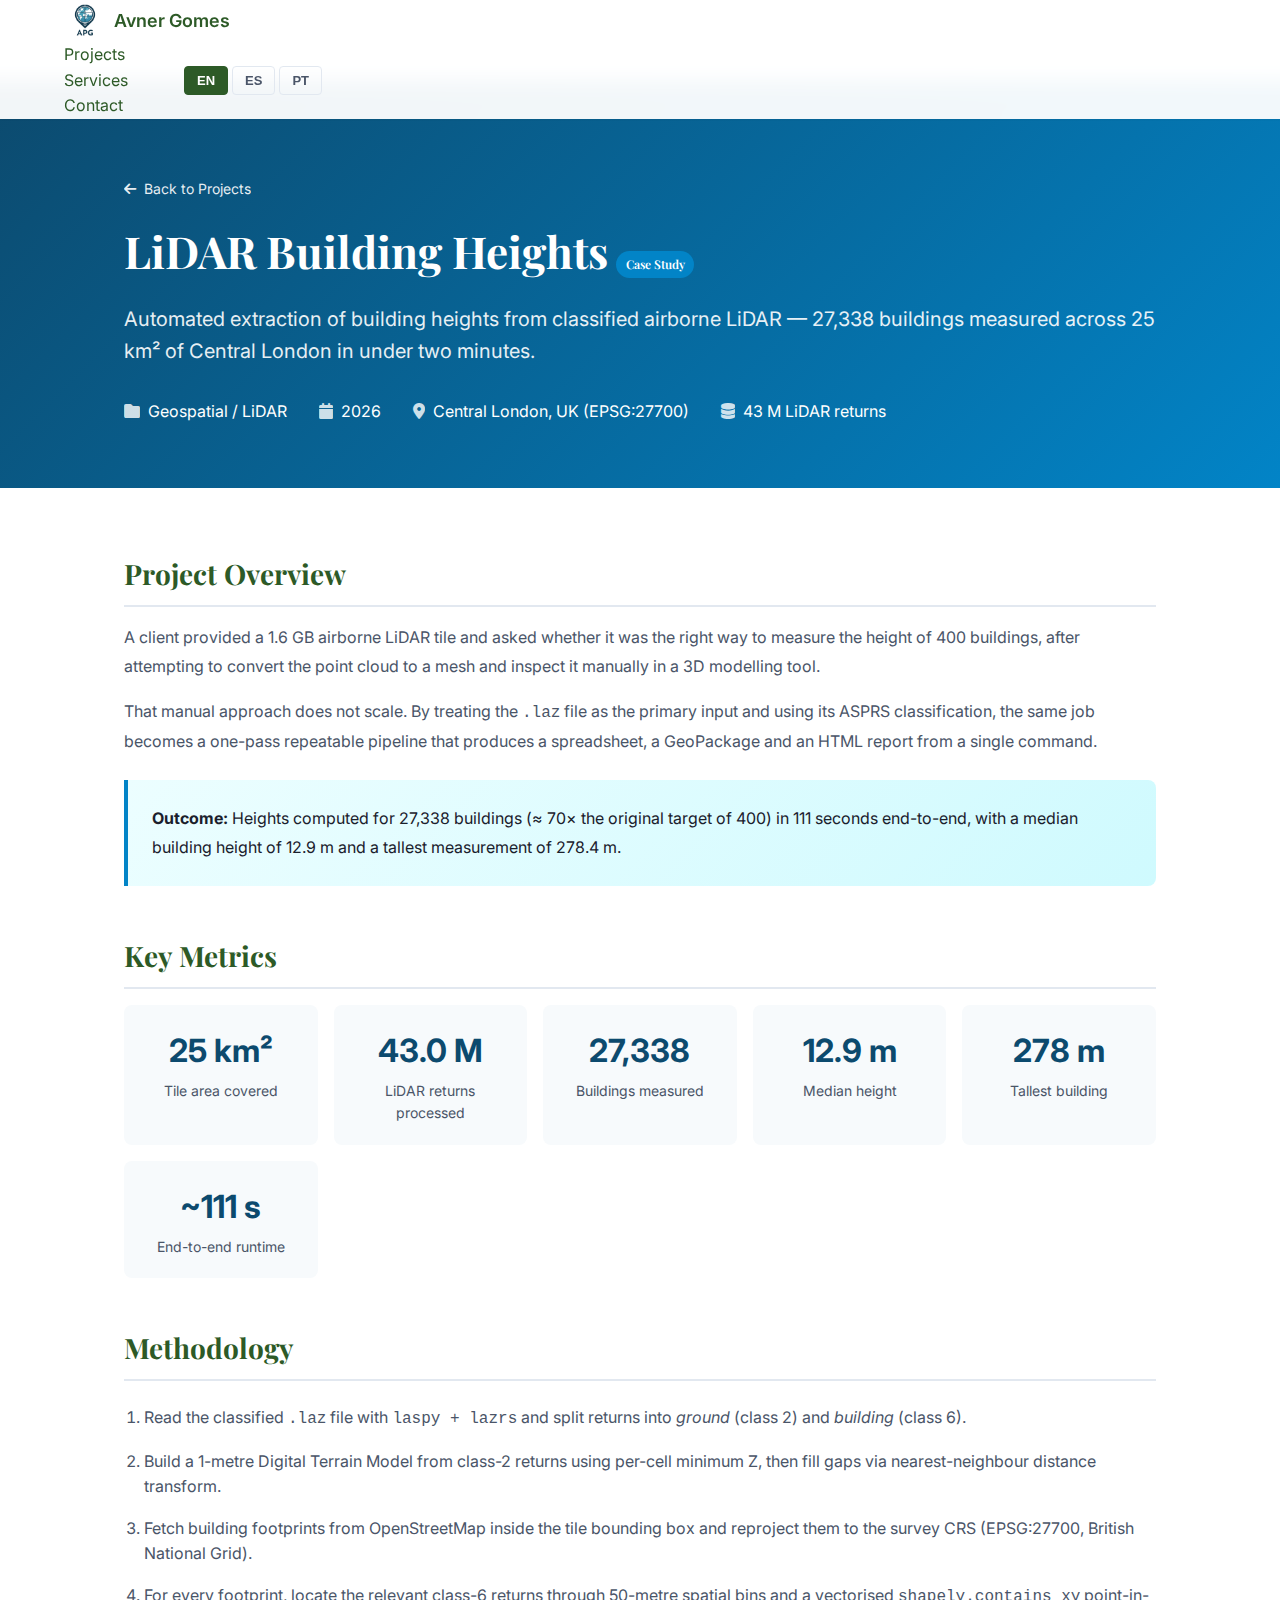
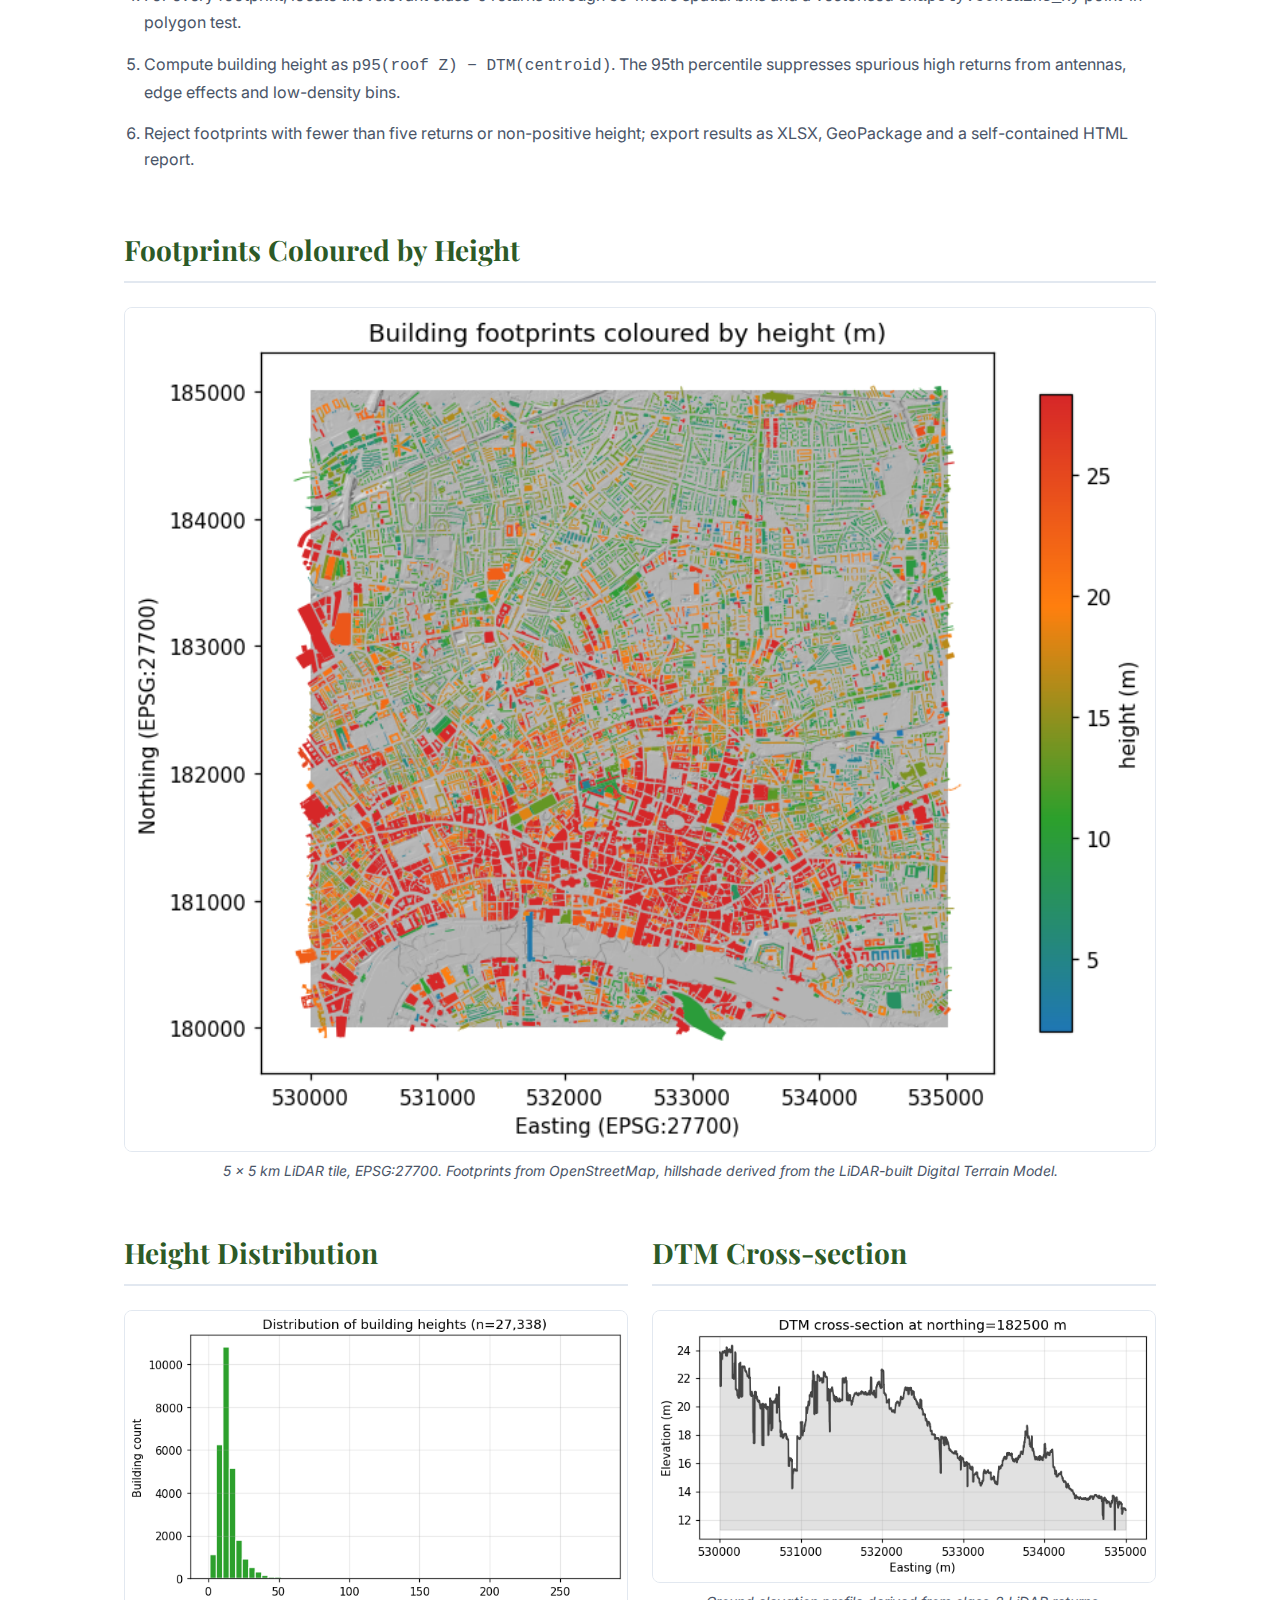
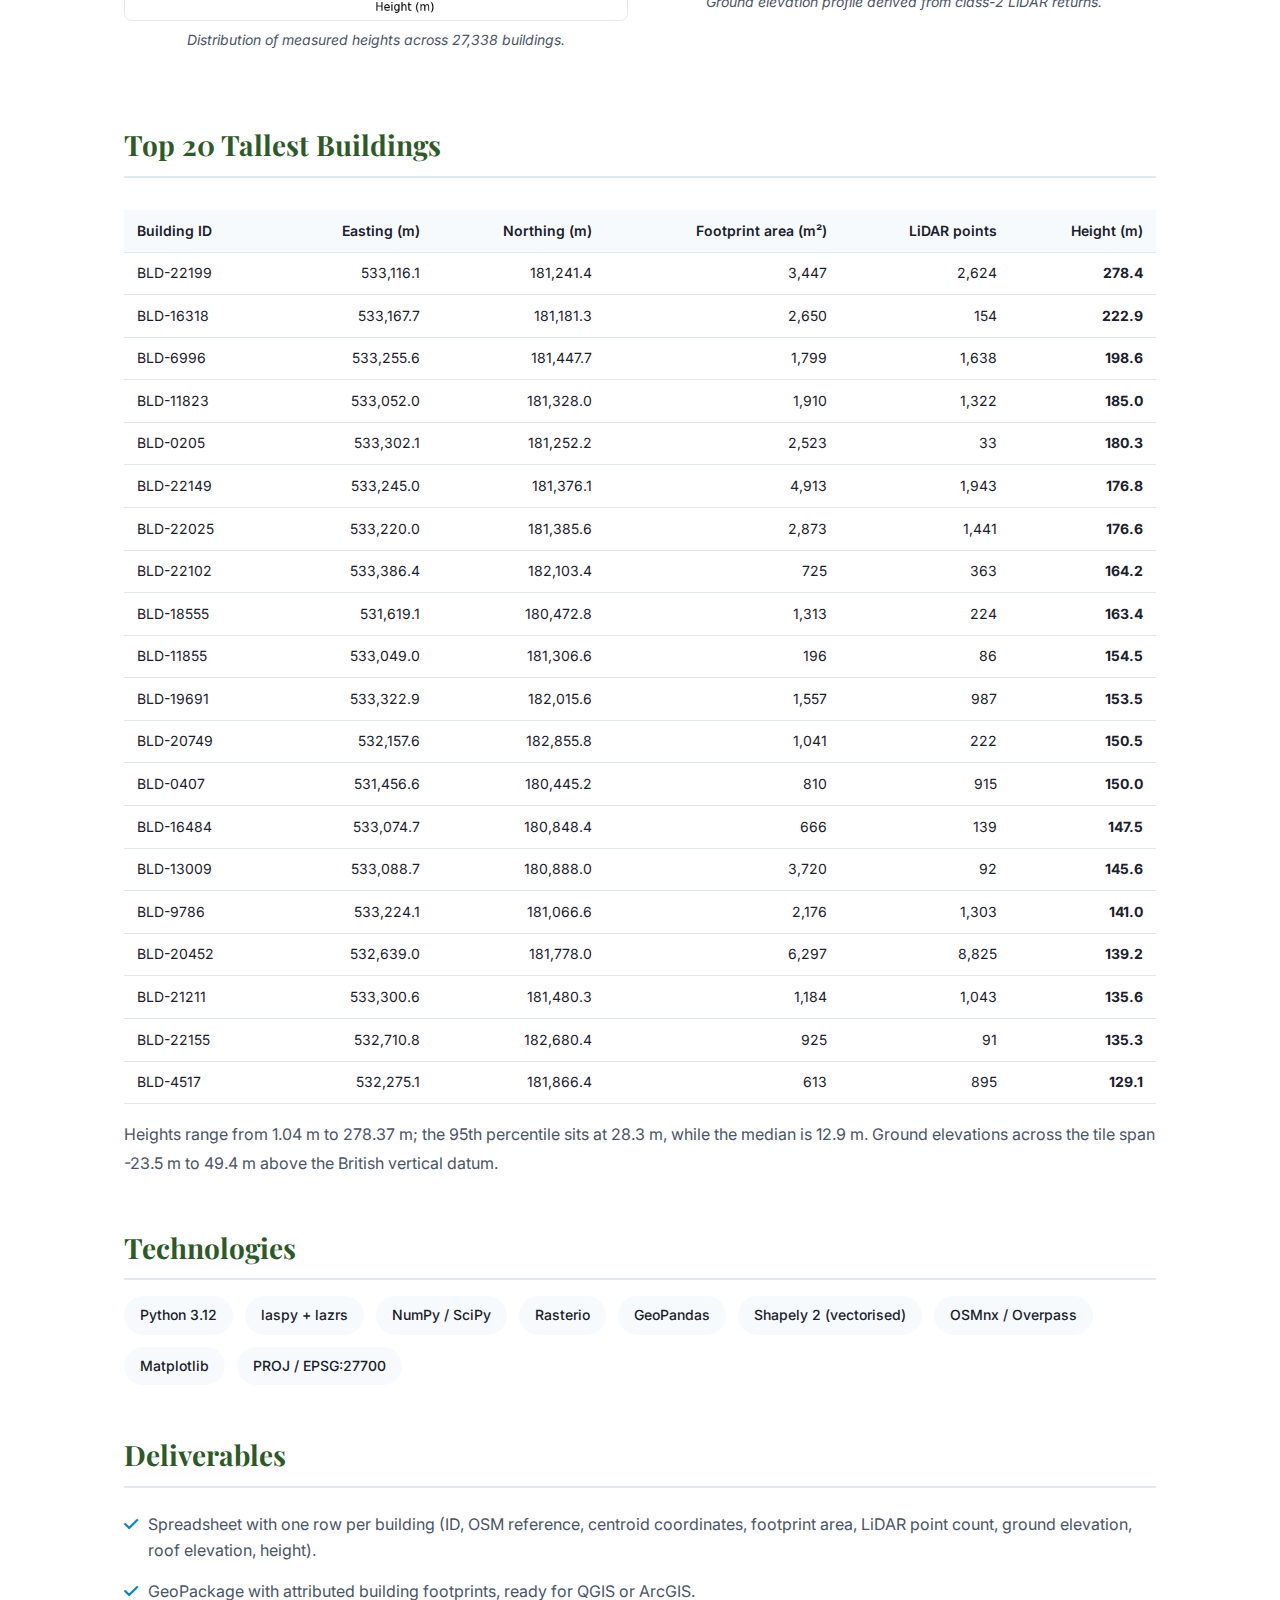
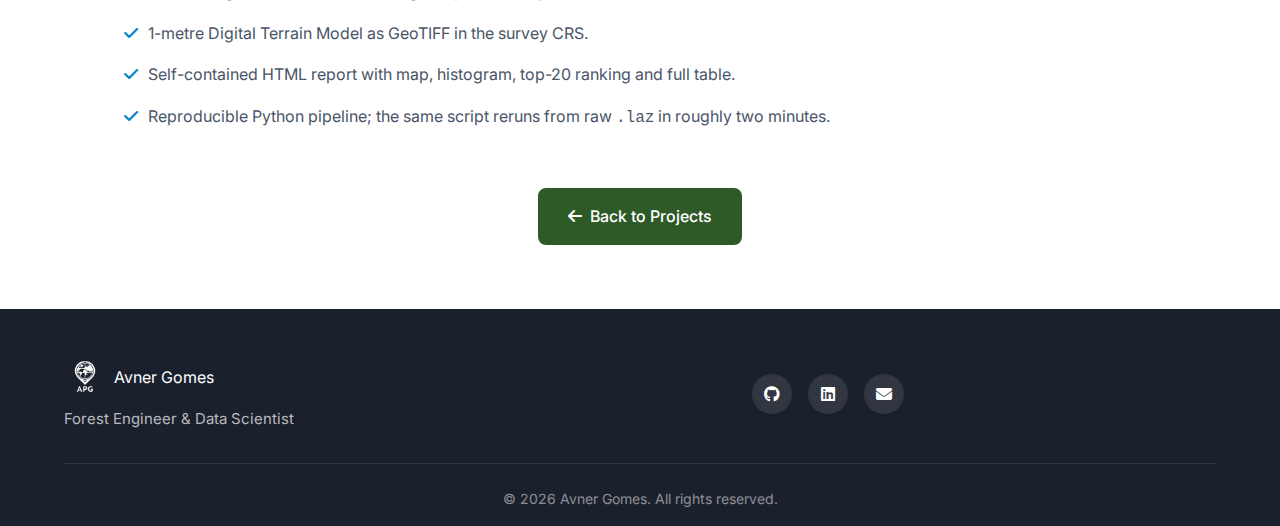
<file: projects/lidar-building-heights.html>
<!DOCTYPE html>
<html lang="en">
<head>
    <meta charset="UTF-8">
    <link rel="icon" type="image/svg+xml" href="../favicon.svg">
    <meta name="viewport" content="width=device-width, initial-scale=1.0">
    <meta name="description" content="LiDAR Building Heights - Automated extraction of building heights for 27,000+ buildings in Central London using classified airborne LiDAR.">
    <meta name="robots" content="index,follow">
    <title>LiDAR Building Heights | Avner Gomes</title>

    <link rel="preconnect" href="https://fonts.googleapis.com">
    <link rel="preconnect" href="https://fonts.gstatic.com" crossorigin>
    <link href="https://fonts.googleapis.com/css2?family=Inter:wght@300;400;500;600;700&family=Playfair+Display:wght@400;500;600;700&display=swap" rel="stylesheet">
    <link rel="stylesheet" href="https://cdnjs.cloudflare.com/ajax/libs/font-awesome/6.4.0/css/all.min.css">
    <link rel="stylesheet" href="../css/styles.css">
    <style>
        .project-hero { background: linear-gradient(135deg, #0c4a6e 0%, #0284c7 100%); color: white; padding: 6rem 0 4rem; margin-top: 80px; }
        .project-hero .container { max-width: 1080px; }
        .project-hero h1 { font-family: var(--font-display); font-size: 2.75rem; margin-bottom: 1rem; }
        .project-hero .subtitle { font-size: 1.25rem; opacity: 0.9; margin-bottom: 2rem; }
        .project-meta { display: flex; flex-wrap: wrap; gap: 2rem; margin-top: 2rem; }
        .meta-item { display: flex; align-items: center; gap: 0.5rem; }
        .meta-item i { opacity: 0.8; }
        .project-content { padding: 4rem 0; }
        .project-content .container { max-width: 1080px; }
        .content-section { margin-bottom: 3rem; }
        .content-section h2 { font-family: var(--font-display); font-size: 1.75rem; color: var(--color-primary); margin-bottom: 1rem; padding-bottom: 0.5rem; border-bottom: 2px solid var(--color-border); }
        .content-section h3 { font-size: 1.25rem; color: var(--color-text); margin: 1.5rem 0 0.75rem; }
        .content-section p { color: var(--color-text-light); line-height: 1.8; margin-bottom: 1rem; }
        .content-section ul { list-style: none; padding: 0; }
        .content-section li { padding: 0.5rem 0; padding-left: 1.5rem; position: relative; color: var(--color-text-light); }
        .content-section li::before { content: "\f00c"; font-family: "Font Awesome 6 Free"; font-weight: 900; position: absolute; left: 0; color: #0284c7; }
        .content-section ol { padding-left: 1.25rem; }
        .content-section ol li { padding-left: 0; color: var(--color-text-light); list-style: decimal; }
        .content-section ol li::before { content: ""; }
        .tech-stack { display: flex; flex-wrap: wrap; gap: 0.75rem; margin-top: 1rem; }
        .tech-tag { background: var(--color-bg-alt); color: var(--color-text); padding: 0.5rem 1rem; border-radius: var(--radius-full); font-size: 0.875rem; font-weight: 500; }
        .highlight-box { background: linear-gradient(135deg, #ecfeff 0%, #cffafe 100%); border-left: 4px solid #0284c7; padding: 1.5rem; border-radius: 0 var(--radius-md) var(--radius-md) 0; margin: 1.5rem 0; }
        .highlight-box p { margin: 0; color: var(--color-text); }
        .back-link { display: inline-flex; align-items: center; gap: 0.5rem; color: white; opacity: 0.9; margin-bottom: 1rem; font-size: 0.875rem; }
        .back-link:hover { opacity: 1; color: white; }
        .kpi-grid { display: grid; grid-template-columns: repeat(auto-fit, minmax(180px, 1fr)); gap: 1rem; margin-top: 1rem; }
        .kpi-card { background: var(--color-bg-alt); padding: 1.25rem; border-radius: var(--radius-md); text-align: center; }
        .kpi-card .number { font-size: 2rem; font-weight: 700; color: #0c4a6e; }
        .kpi-card .label { font-size: 0.875rem; color: var(--color-text-light); margin-top: 0.25rem; }
        .figure { margin: 1.5rem 0; }
        .figure img { width: 100%; border: 1px solid var(--color-border); border-radius: var(--radius-md); display: block; background: #fff; }
        .figure figcaption { font-size: 0.875rem; color: var(--color-text-light); margin-top: 0.5rem; text-align: center; font-style: italic; }
        .row-2 { display: grid; grid-template-columns: 1fr 1fr; gap: 1.5rem; }
        @media (max-width: 768px) { .row-2 { grid-template-columns: 1fr; } .project-hero { padding: 4rem 0 3rem; } .project-hero h1 { font-size: 2rem; } }
        .data-table { width: 100%; border-collapse: collapse; font-size: 0.875rem; margin-top: 1rem; }
        .data-table th, .data-table td { padding: 0.6rem 0.8rem; border-bottom: 1px solid var(--color-border); text-align: right; }
        .data-table th { background: var(--color-bg-alt); color: var(--color-text); font-weight: 600; text-align: right; }
        .data-table th:first-child, .data-table td:first-child { text-align: left; }
        .data-table tbody tr:hover { background: var(--color-bg-alt); }
        .table-wrap { overflow-x: auto; }
        .badge { display: inline-block; padding: 0.25rem 0.6rem; background: #0284c7; color: white; border-radius: 999px; font-size: 0.75rem; font-weight: 600; margin-left: 0.5rem; }
    </style>
</head>
<body>
    <nav class="navbar">
        <div class="container">
            <a href="../index.html" class="nav-logo">
                <picture>
                    <source srcset="../assets/logo1.webp" type="image/webp" />
                    <img src="../assets/logo1.png" alt="Avner Gomes" class="logo-img" width="32" height="32" />
                </picture>
                <span class="logo-text">Avner Gomes</span>
            </a>
            <button class="nav-toggle" aria-label="Toggle navigation"><span></span><span></span><span></span></button>
            <div class="nav-menu">
                <ul class="nav-list">
                    <li><a href="../index.html#projects">Projects</a></li>
                    <li><a href="../index.html#services">Services</a></li>
                    <li><a href="../index.html#contact">Contact</a></li>
                </ul>
                <div class="nav-actions">
                    <div class="language-selector">
                        <button class="lang-btn active" data-lang="en">EN</button>
                        <button class="lang-btn" data-lang="es">ES</button>
                        <button class="lang-btn" data-lang="pt">PT</button>
                    </div>
                </div>
            </div>
        </div>
    </nav>

    <section class="project-hero">
        <div class="container">
            <a href="../index.html#projects" class="back-link"><i class="fas fa-arrow-left"></i><span>Back to Projects</span></a>
            <h1>LiDAR Building Heights<span class="badge">Case Study</span></h1>
            <p class="subtitle">Automated extraction of building heights from classified airborne LiDAR — 27,338 buildings measured across 25 km² of Central London in under two minutes.</p>
            <div class="project-meta">
                <div class="meta-item"><i class="fas fa-folder"></i><span>Geospatial / LiDAR</span></div>
                <div class="meta-item"><i class="fas fa-calendar"></i><span>2026</span></div>
                <div class="meta-item"><i class="fas fa-map-marker-alt"></i><span>Central London, UK (EPSG:27700)</span></div>
                <div class="meta-item"><i class="fas fa-database"></i><span>43 M LiDAR returns</span></div>
            </div>
        </div>
    </section>

    <section class="project-content">
        <div class="container">

            <div class="content-section">
                <h2>Project Overview</h2>
                <p>A client provided a 1.6 GB airborne LiDAR tile and asked whether it was the right way to measure the height of 400 buildings, after attempting to convert the point cloud to a mesh and inspect it manually in a 3D modelling tool.</p>
                <p>That manual approach does not scale. By treating the <code>.laz</code> file as the primary input and using its ASPRS classification, the same job becomes a one-pass repeatable pipeline that produces a spreadsheet, a GeoPackage and an HTML report from a single command.</p>
                <div class="highlight-box">
                    <p><strong>Outcome:</strong> Heights computed for 27,338 buildings (≈ 70× the original target of 400) in 111 seconds end-to-end, with a median building height of 12.9 m and a tallest measurement of 278.4 m.</p>
                </div>
            </div>

            <div class="content-section">
                <h2>Key Metrics</h2>
                <div class="kpi-grid">
                    <div class="kpi-card"><div class="number">25 km²</div><div class="label">Tile area covered</div></div>
                    <div class="kpi-card"><div class="number">43.0 M</div><div class="label">LiDAR returns processed</div></div>
                    <div class="kpi-card"><div class="number">27,338</div><div class="label">Buildings measured</div></div>
                    <div class="kpi-card"><div class="number">12.9 m</div><div class="label">Median height</div></div>
                    <div class="kpi-card"><div class="number">278 m</div><div class="label">Tallest building</div></div>
                    <div class="kpi-card"><div class="number">~111 s</div><div class="label">End-to-end runtime</div></div>
                </div>
            </div>

            <div class="content-section">
                <h2>Methodology</h2>
                <ol>
                    <li>Read the classified <code>.laz</code> file with <code>laspy + lazrs</code> and split returns into <em>ground</em> (class 2) and <em>building</em> (class 6).</li>
                    <li>Build a 1-metre Digital Terrain Model from class-2 returns using per-cell minimum Z, then fill gaps via nearest-neighbour distance transform.</li>
                    <li>Fetch building footprints from OpenStreetMap inside the tile bounding box and reproject them to the survey CRS (EPSG:27700, British National Grid).</li>
                    <li>For every footprint, locate the relevant class-6 returns through 50-metre spatial bins and a vectorised <code>shapely.contains_xy</code> point-in-polygon test.</li>
                    <li>Compute building height as <code>p95(roof Z) − DTM(centroid)</code>. The 95th percentile suppresses spurious high returns from antennas, edge effects and low-density bins.</li>
                    <li>Reject footprints with fewer than five returns or non-positive height; export results as XLSX, GeoPackage and a self-contained HTML report.</li>
                </ol>
            </div>

            <div class="content-section">
                <h2>Footprints Coloured by Height</h2>
                <figure class="figure">
                    <img src="../assets/projects/lidar-building-heights/map.png" alt="Building footprints coloured by height across the 5 × 5 km Central London tile" loading="lazy">
                    <figcaption>5 × 5 km LiDAR tile, EPSG:27700. Footprints from OpenStreetMap, hillshade derived from the LiDAR-built Digital Terrain Model.</figcaption>
                </figure>
            </div>

            <div class="row-2">
                <div class="content-section">
                    <h2>Height Distribution</h2>
                    <figure class="figure">
                        <img src="../assets/projects/lidar-building-heights/histogram.png" alt="Histogram of measured building heights" loading="lazy">
                        <figcaption>Distribution of measured heights across 27,338 buildings.</figcaption>
                    </figure>
                </div>
                <div class="content-section">
                    <h2>DTM Cross-section</h2>
                    <figure class="figure">
                        <img src="../assets/projects/lidar-building-heights/profile.png" alt="DTM cross-section through the centre of the tile" loading="lazy">
                        <figcaption>Ground elevation profile derived from class-2 LiDAR returns.</figcaption>
                    </figure>
                </div>
            </div>

            <div class="content-section">
                <h2>Top 20 Tallest Buildings</h2>
                <div class="table-wrap">
                    <table class="data-table">
                        <thead>
                            <tr>
                                <th>Building ID</th>
                                <th>Easting (m)</th>
                                <th>Northing (m)</th>
                                <th>Footprint area (m²)</th>
                                <th>LiDAR points</th>
                                <th>Height (m)</th>
                            </tr>
                        </thead>
                        <tbody>
                                <tr><td>BLD-22199</td><td>533,116.1</td><td>181,241.4</td><td>3,447</td><td>2,624</td><td><strong>278.4</strong></td></tr>
                                <tr><td>BLD-16318</td><td>533,167.7</td><td>181,181.3</td><td>2,650</td><td>154</td><td><strong>222.9</strong></td></tr>
                                <tr><td>BLD-6996</td><td>533,255.6</td><td>181,447.7</td><td>1,799</td><td>1,638</td><td><strong>198.6</strong></td></tr>
                                <tr><td>BLD-11823</td><td>533,052.0</td><td>181,328.0</td><td>1,910</td><td>1,322</td><td><strong>185.0</strong></td></tr>
                                <tr><td>BLD-0205</td><td>533,302.1</td><td>181,252.2</td><td>2,523</td><td>33</td><td><strong>180.3</strong></td></tr>
                                <tr><td>BLD-22149</td><td>533,245.0</td><td>181,376.1</td><td>4,913</td><td>1,943</td><td><strong>176.8</strong></td></tr>
                                <tr><td>BLD-22025</td><td>533,220.0</td><td>181,385.6</td><td>2,873</td><td>1,441</td><td><strong>176.6</strong></td></tr>
                                <tr><td>BLD-22102</td><td>533,386.4</td><td>182,103.4</td><td>725</td><td>363</td><td><strong>164.2</strong></td></tr>
                                <tr><td>BLD-18555</td><td>531,619.1</td><td>180,472.8</td><td>1,313</td><td>224</td><td><strong>163.4</strong></td></tr>
                                <tr><td>BLD-11855</td><td>533,049.0</td><td>181,306.6</td><td>196</td><td>86</td><td><strong>154.5</strong></td></tr>
                                <tr><td>BLD-19691</td><td>533,322.9</td><td>182,015.6</td><td>1,557</td><td>987</td><td><strong>153.5</strong></td></tr>
                                <tr><td>BLD-20749</td><td>532,157.6</td><td>182,855.8</td><td>1,041</td><td>222</td><td><strong>150.5</strong></td></tr>
                                <tr><td>BLD-0407</td><td>531,456.6</td><td>180,445.2</td><td>810</td><td>915</td><td><strong>150.0</strong></td></tr>
                                <tr><td>BLD-16484</td><td>533,074.7</td><td>180,848.4</td><td>666</td><td>139</td><td><strong>147.5</strong></td></tr>
                                <tr><td>BLD-13009</td><td>533,088.7</td><td>180,888.0</td><td>3,720</td><td>92</td><td><strong>145.6</strong></td></tr>
                                <tr><td>BLD-9786</td><td>533,224.1</td><td>181,066.6</td><td>2,176</td><td>1,303</td><td><strong>141.0</strong></td></tr>
                                <tr><td>BLD-20452</td><td>532,639.0</td><td>181,778.0</td><td>6,297</td><td>8,825</td><td><strong>139.2</strong></td></tr>
                                <tr><td>BLD-21211</td><td>533,300.6</td><td>181,480.3</td><td>1,184</td><td>1,043</td><td><strong>135.6</strong></td></tr>
                                <tr><td>BLD-22155</td><td>532,710.8</td><td>182,680.4</td><td>925</td><td>91</td><td><strong>135.3</strong></td></tr>
                                <tr><td>BLD-4517</td><td>532,275.1</td><td>181,866.4</td><td>613</td><td>895</td><td><strong>129.1</strong></td></tr>
                        </tbody>
                    </table>
                </div>
                <p style="margin-top: 1rem;">Heights range from 1.04 m to 278.37 m; the 95th percentile sits at 28.3 m, while the median is 12.9 m. Ground elevations across the tile span -23.5 m to 49.4 m above the British vertical datum.</p>
            </div>

            <div class="content-section">
                <h2>Technologies</h2>
                <div class="tech-stack">
                    <span class="tech-tag">Python 3.12</span>
                    <span class="tech-tag">laspy + lazrs</span>
                    <span class="tech-tag">NumPy / SciPy</span>
                    <span class="tech-tag">Rasterio</span>
                    <span class="tech-tag">GeoPandas</span>
                    <span class="tech-tag">Shapely 2 (vectorised)</span>
                    <span class="tech-tag">OSMnx / Overpass</span>
                    <span class="tech-tag">Matplotlib</span>
                    <span class="tech-tag">PROJ / EPSG:27700</span>
                </div>
            </div>

            <div class="content-section">
                <h2>Deliverables</h2>
                <ul>
                    <li>Spreadsheet with one row per building (ID, OSM reference, centroid coordinates, footprint area, LiDAR point count, ground elevation, roof elevation, height).</li>
                    <li>GeoPackage with attributed building footprints, ready for QGIS or ArcGIS.</li>
                    <li>1-metre Digital Terrain Model as GeoTIFF in the survey CRS.</li>
                    <li>Self-contained HTML report with map, histogram, top-20 ranking and full table.</li>
                    <li>Reproducible Python pipeline; the same script reruns from raw <code>.laz</code> in roughly two minutes.</li>
                </ul>
            </div>

            <div style="text-align: center; margin-top: 3rem;">
                <a href="../index.html#projects" class="btn btn-primary"><i class="fas fa-arrow-left"></i><span>Back to Projects</span></a>
            </div>
        </div>
    </section>

    <footer class="footer">
        <div class="container">
            <div class="footer-content">
                <div class="footer-brand">
                    <div class="logo-mark">
                        <picture>
                            <source srcset="../assets/logo2.webp" type="image/webp" />
                            <img src="../assets/logo2.png" alt="Avner Gomes" class="logo-img" width="32" height="32" />
                        </picture>
                        Avner Gomes
                    </div>
                    <p>Forest Engineer & Data Scientist</p>
                </div>
                <div class="footer-social">
                    <a href="https://github.com/avnergomes" target="_blank" rel="noopener" aria-label="GitHub"><i class="fab fa-github"></i></a>
                    <a href="https://linkedin.com/in/avnergomes" target="_blank" rel="noopener" aria-label="LinkedIn"><i class="fab fa-linkedin"></i></a>
                    <a href="mailto:avnergomes@gmail.com" aria-label="Email"><i class="fas fa-envelope"></i></a>
                </div>
            </div>
            <div class="footer-bottom"><p>&copy; 2026 Avner Gomes. All rights reserved.</p></div>
        </div>
    </footer>
    <script src="../js/translations.js"></script>
    <script src="../js/main.js"></script>
</body>
</html>
</file>
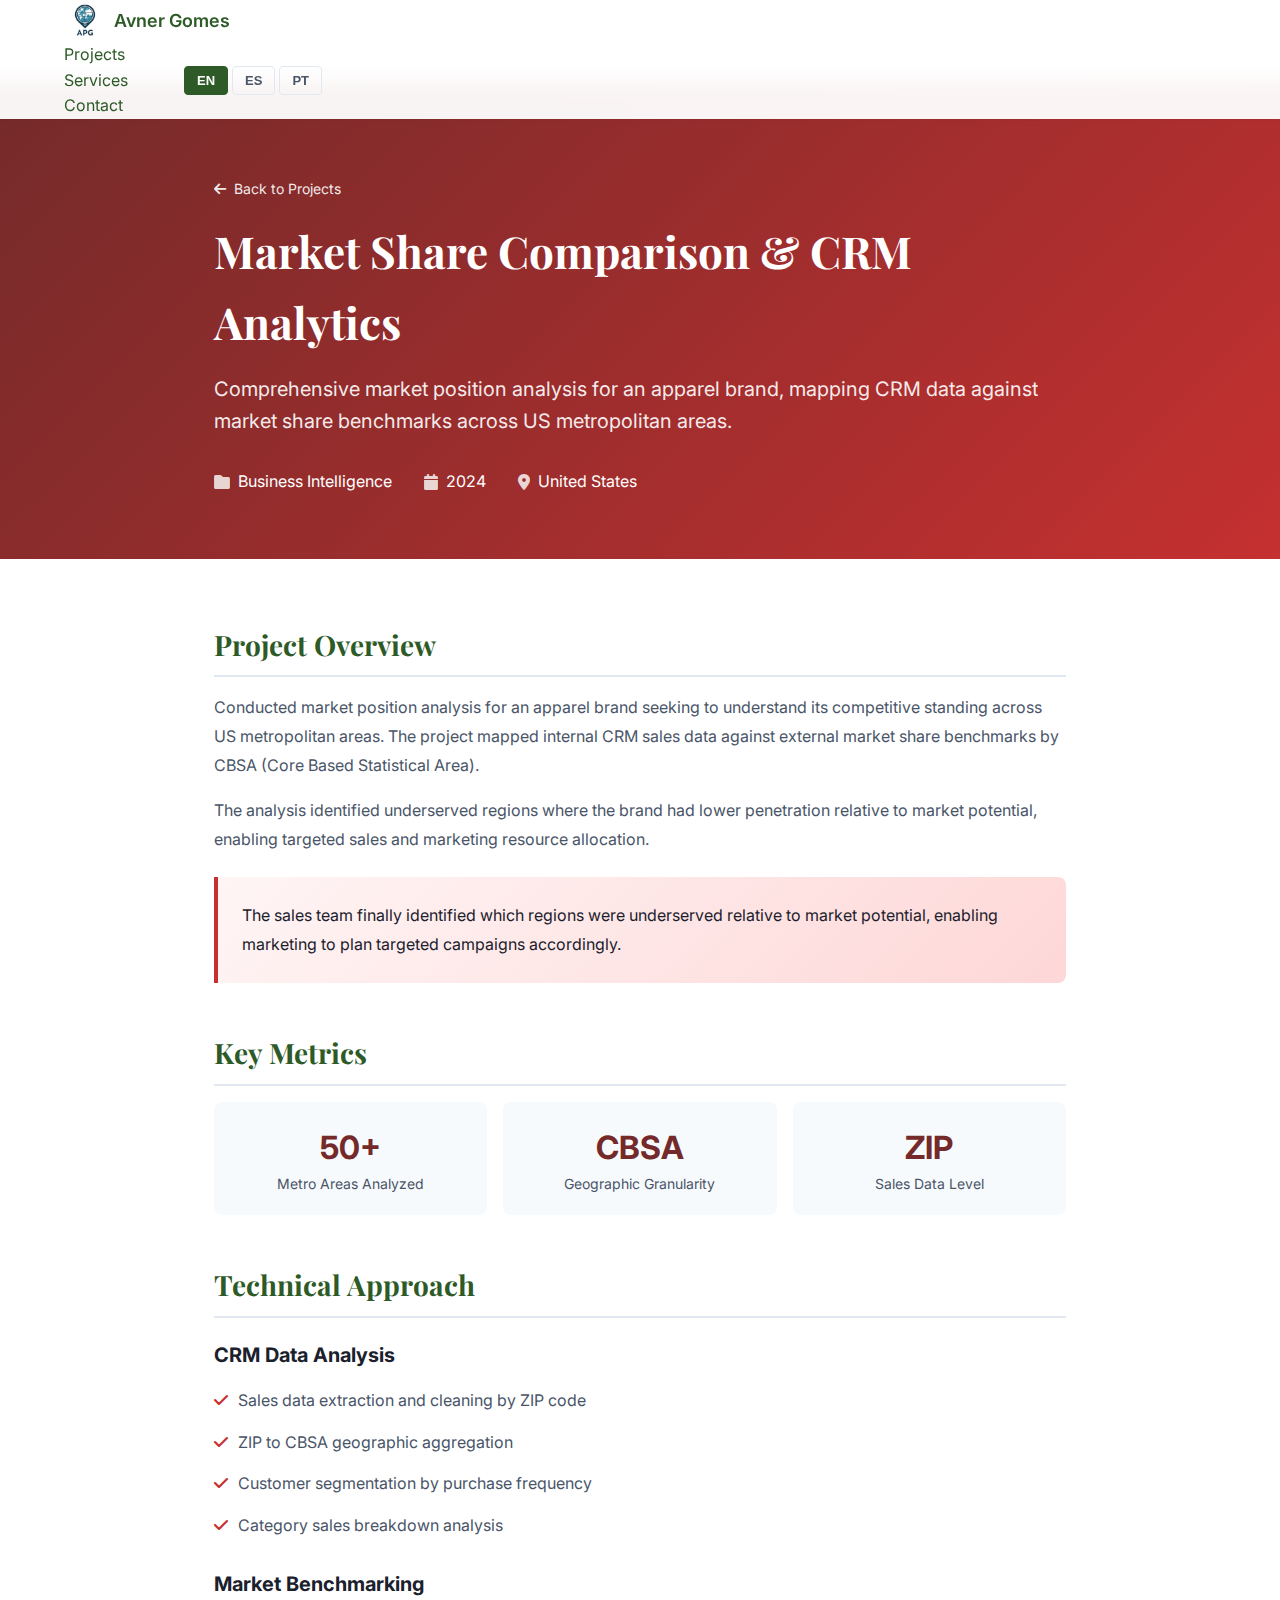
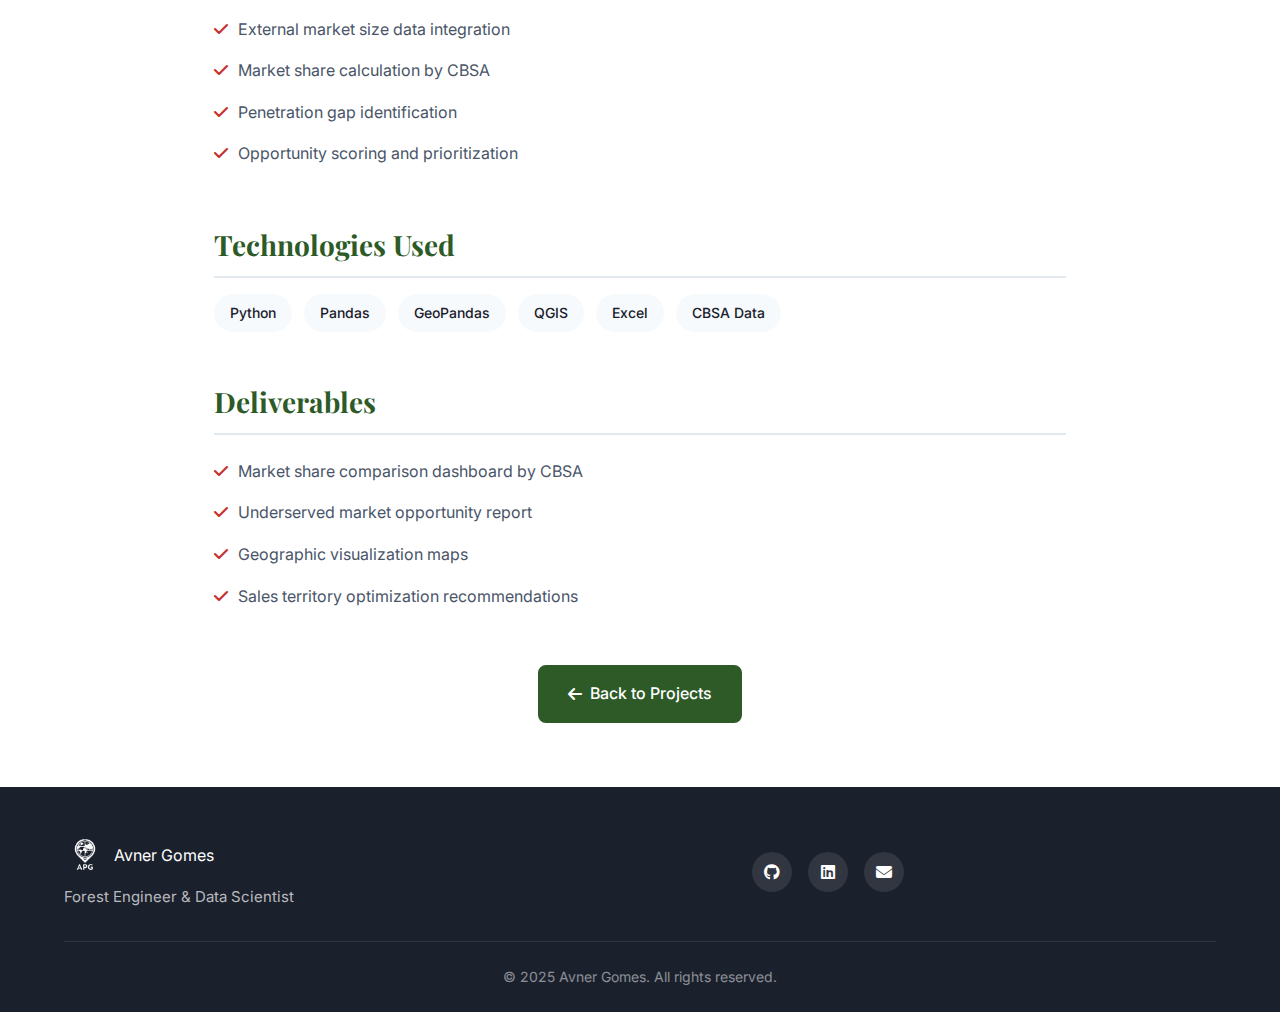
<file: projects/market-share.html>
<!DOCTYPE html>
<html lang="en">
<head>
    <meta charset="UTF-8">
    <link rel="icon" type="image/svg+xml" href="../favicon.svg">
    <meta name="viewport" content="width=device-width, initial-scale=1.0">
    <meta name="description" content="Market Share Analysis - CRM analytics and market position assessment for US apparel brand">
    <meta name="robots" content="index,follow">
    <title>Market Share Analysis | Avner Gomes</title>

    <link rel="preconnect" href="https://fonts.googleapis.com">
    <link rel="preconnect" href="https://fonts.gstatic.com" crossorigin>
    <link href="https://fonts.googleapis.com/css2?family=Inter:wght@300;400;500;600;700&family=Playfair+Display:wght@400;500;600;700&display=swap" rel="stylesheet">
    <link rel="stylesheet" href="https://cdnjs.cloudflare.com/ajax/libs/font-awesome/6.4.0/css/all.min.css">
    <link rel="stylesheet" href="../css/styles.css">
    <style>
        .project-hero { background: linear-gradient(135deg, #742a2a 0%, #c53030 100%); color: white; padding: 6rem 0 4rem; margin-top: 80px; }
        .project-hero .container { max-width: 900px; }
        .project-hero h1 { font-family: var(--font-display); font-size: 2.75rem; margin-bottom: 1rem; }
        .project-hero .subtitle { font-size: 1.25rem; opacity: 0.9; margin-bottom: 2rem; }
        .project-meta { display: flex; flex-wrap: wrap; gap: 2rem; margin-top: 2rem; }
        .meta-item { display: flex; align-items: center; gap: 0.5rem; }
        .meta-item i { opacity: 0.8; }
        .project-content { padding: 4rem 0; }
        .project-content .container { max-width: 900px; }
        .content-section { margin-bottom: 3rem; }
        .content-section h2 { font-family: var(--font-display); font-size: 1.75rem; color: var(--color-primary); margin-bottom: 1rem; padding-bottom: 0.5rem; border-bottom: 2px solid var(--color-border); }
        .content-section h3 { font-size: 1.25rem; color: var(--color-text); margin: 1.5rem 0 0.75rem; }
        .content-section p { color: var(--color-text-light); line-height: 1.8; margin-bottom: 1rem; }
        .content-section ul { list-style: none; padding: 0; }
        .content-section li { padding: 0.5rem 0; padding-left: 1.5rem; position: relative; color: var(--color-text-light); }
        .content-section li::before { content: "\f00c"; font-family: "Font Awesome 6 Free"; font-weight: 900; position: absolute; left: 0; color: #c53030; }
        .tech-stack { display: flex; flex-wrap: wrap; gap: 0.75rem; margin-top: 1rem; }
        .tech-tag { background: var(--color-bg-alt); color: var(--color-text); padding: 0.5rem 1rem; border-radius: var(--radius-full); font-size: 0.875rem; font-weight: 500; }
        .highlight-box { background: linear-gradient(135deg, #fff5f5 0%, #fed7d7 100%); border-left: 4px solid #c53030; padding: 1.5rem; border-radius: 0 var(--radius-md) var(--radius-md) 0; margin: 1.5rem 0; }
        .highlight-box p { margin: 0; color: var(--color-text); }
        .back-link { display: inline-flex; align-items: center; gap: 0.5rem; color: white; opacity: 0.9; margin-bottom: 1rem; font-size: 0.875rem; }
        .back-link:hover { opacity: 1; color: white; }
        .kpi-grid { display: grid; grid-template-columns: repeat(auto-fit, minmax(200px, 1fr)); gap: 1rem; margin-top: 1rem; }
        .kpi-card { background: var(--color-bg-alt); padding: 1.25rem; border-radius: var(--radius-md); text-align: center; }
        .kpi-card .number { font-size: 2rem; font-weight: 700; color: #742a2a; }
        .kpi-card .label { font-size: 0.875rem; color: var(--color-text-light); }
        @media (max-width: 768px) { .project-hero { padding: 4rem 0 3rem; } .project-hero h1 { font-size: 2rem; } .project-meta { gap: 1rem; } }
    </style>
</head>
<body>
    <nav class="navbar">
        <div class="container">
            <a href="../index.html" class="nav-logo">
                <picture>
                    <source srcset="../assets/logo1.webp" type="image/webp" />
                    <img src="../assets/logo1.png" alt="Avner Gomes" class="logo-img" width="32" height="32" />
                </picture>
                <span class="logo-text">Avner Gomes</span>
            </a>
            <button class="nav-toggle" aria-label="Toggle navigation"><span></span><span></span><span></span></button>
            <div class="nav-menu">
                <ul class="nav-list">
                    <li><a href="../index.html#projects" data-i18n="nav.projects">Projects</a></li>
                    <li><a href="../index.html#services" data-i18n="nav.services">Services</a></li>
                    <li><a href="../index.html#contact" data-i18n="nav.contact">Contact</a></li>
                </ul>
                <div class="nav-actions">
                    <div class="language-selector">
                        <button class="lang-btn active" data-lang="en">EN</button>
                        <button class="lang-btn" data-lang="es">ES</button>
                        <button class="lang-btn" data-lang="pt">PT</button>
                    </div>
                </div>
            </div>
        </div>
    </nav>

    <section class="project-hero">
        <div class="container">
            <a href="../index.html#projects" class="back-link"><i class="fas fa-arrow-left"></i><span data-i18n="project.backToProjects">Back to Projects</span></a>
            <h1 data-i18n="project6.pageTitle">Market Share Comparison & CRM Analytics</h1>
            <p class="subtitle" data-i18n="project6.heroDesc">Comprehensive market position analysis for an apparel brand, mapping CRM data against market share benchmarks across US metropolitan areas.</p>
            <div class="project-meta">
                <div class="meta-item"><i class="fas fa-folder"></i><span data-i18n="projects.cat.bi">Business Intelligence</span></div>
                <div class="meta-item"><i class="fas fa-calendar"></i><span>2024</span></div>
                <div class="meta-item"><i class="fas fa-map-marker-alt"></i><span data-i18n="project6.location">United States</span></div>
            </div>
        </div>
    </section>

    <section class="project-content">
        <div class="container">
            <div class="content-section">
                <h2 data-i18n="project.overview">Project Overview</h2>
                <p data-i18n="project6.overview1">Conducted market position analysis for an apparel brand seeking to understand its competitive standing across US metropolitan areas. The project mapped internal CRM sales data against external market share benchmarks by CBSA (Core Based Statistical Area).</p>
                <p data-i18n="project6.overview2">The analysis identified underserved regions where the brand had lower penetration relative to market potential, enabling targeted sales and marketing resource allocation.</p>
                <div class="highlight-box">
                    <p data-i18n="project6.highlight">The sales team finally identified which regions were underserved relative to market potential, enabling marketing to plan targeted campaigns accordingly.</p>
                </div>
            </div>

            <div class="content-section">
                <h2 data-i18n="project.keyMetrics">Key Metrics</h2>
                <div class="kpi-grid">
                    <div class="kpi-card"><div class="number">50+</div><div class="label" data-i18n="project6.metric1">Metro Areas Analyzed</div></div>
                    <div class="kpi-card"><div class="number">CBSA</div><div class="label" data-i18n="project6.metric2">Geographic Granularity</div></div>
                    <div class="kpi-card"><div class="number">ZIP</div><div class="label" data-i18n="project6.metric3">Sales Data Level</div></div>
                </div>
            </div>

            <div class="content-section">
                <h2 data-i18n="project.technicalApproach">Technical Approach</h2>
                <h3 data-i18n="project6.crm">CRM Data Analysis</h3>
                <ul>
                    <li data-i18n="project6.tech1">Sales data extraction and cleaning by ZIP code</li>
                    <li data-i18n="project6.tech2">ZIP to CBSA geographic aggregation</li>
                    <li data-i18n="project6.tech3">Customer segmentation by purchase frequency</li>
                    <li data-i18n="project6.tech4">Category sales breakdown analysis</li>
                </ul>
                <h3 data-i18n="project6.market">Market Benchmarking</h3>
                <ul>
                    <li data-i18n="project6.mkt1">External market size data integration</li>
                    <li data-i18n="project6.mkt2">Market share calculation by CBSA</li>
                    <li data-i18n="project6.mkt3">Penetration gap identification</li>
                    <li data-i18n="project6.mkt4">Opportunity scoring and prioritization</li>
                </ul>
            </div>

            <div class="content-section">
                <h2 data-i18n="project.technologies">Technologies Used</h2>
                <div class="tech-stack">
                    <span class="tech-tag">Python</span>
                    <span class="tech-tag">Pandas</span>
                    <span class="tech-tag">GeoPandas</span>
                    <span class="tech-tag">QGIS</span>
                    <span class="tech-tag">Excel</span>
                    <span class="tech-tag">CBSA Data</span>
                </div>
            </div>

            <div class="content-section">
                <h2 data-i18n="project.deliverables">Deliverables</h2>
                <ul>
                    <li data-i18n="project6.del1">Market share comparison dashboard by CBSA</li>
                    <li data-i18n="project6.del2">Underserved market opportunity report</li>
                    <li data-i18n="project6.del3">Geographic visualization maps</li>
                    <li data-i18n="project6.del4">Sales territory optimization recommendations</li>
                </ul>
            </div>

            <div style="text-align: center; margin-top: 3rem;">
                <a href="../index.html#projects" class="btn btn-primary"><i class="fas fa-arrow-left"></i><span data-i18n="project.backToProjects">Back to Projects</span></a>
            </div>
        </div>
    </section>

    <footer class="footer">
        <div class="container">
            <div class="footer-content">
                <div class="footer-brand">
                    <div class="logo-mark">
                        <picture>
                            <source srcset="../assets/logo2.webp" type="image/webp" />
                            <img src="../assets/logo2.png" alt="Avner Gomes" class="logo-img" width="32" height="32" />
                        </picture>
                        Avner Gomes
                    </div>
                    <p data-i18n="footer.tagline">Forest Engineer & Data Scientist</p>
                </div>
                <div class="footer-social">
                    <a href="https://github.com/avnergomes" target="_blank" rel="noopener" aria-label="GitHub"><i class="fab fa-github"></i></a>
                    <a href="https://linkedin.com/in/avnergomes" target="_blank" rel="noopener" aria-label="LinkedIn"><i class="fab fa-linkedin"></i></a>
                    <a href="mailto:avnergomes@gmail.com" aria-label="Email"><i class="fas fa-envelope"></i></a>
                </div>
            </div>
            <div class="footer-bottom"><p>&copy; 2025 Avner Gomes. <span data-i18n="footer.rights">All rights reserved.</span></p></div>
        </div>
    </footer>
    <script src="../js/translations.js"></script>
    <script src="../js/main.js"></script>
</body>
</html>
</file>
<file: css/styles.css>
/* ===== CSS Variables ===== */
:root {
    /* Colors */
    --color-primary: #2d5a27;
    --color-primary-light: #4a7c43;
    --color-primary-dark: #1e3d1a;
    --color-secondary: #1a365d;
    --color-accent: #38a169;

    --color-text: #1a202c;
    --color-text-light: #4a5568;
    --color-text-muted: #718096;

    --color-bg: #ffffff;
    --color-bg-alt: #f7fafc;
    --color-bg-dark: #1a202c;

    --color-border: #e2e8f0;
    --color-border-light: #edf2f7;

    /* Typography */
    --font-primary: 'Inter', -apple-system, BlinkMacSystemFont, sans-serif;
    --font-display: 'Playfair Display', Georgia, serif;

    /* Spacing */
    --spacing-xs: 0.25rem;
    --spacing-sm: 0.5rem;
    --spacing-md: 1rem;
    --spacing-lg: 1.5rem;
    --spacing-xl: 2rem;
    --spacing-2xl: 3rem;
    --spacing-3xl: 4rem;

    /* Border Radius */
    --radius-sm: 0.25rem;
    --radius-md: 0.5rem;
    --radius-lg: 1rem;
    --radius-xl: 1.5rem;
    --radius-full: 9999px;

    /* Shadows */
    --shadow-sm: 0 1px 2px 0 rgba(0, 0, 0, 0.05);
    --shadow-md: 0 4px 6px -1px rgba(0, 0, 0, 0.1), 0 2px 4px -1px rgba(0, 0, 0, 0.06);
    --shadow-lg: 0 10px 15px -3px rgba(0, 0, 0, 0.1), 0 4px 6px -2px rgba(0, 0, 0, 0.05);
    --shadow-xl: 0 20px 25px -5px rgba(0, 0, 0, 0.1), 0 10px 10px -5px rgba(0, 0, 0, 0.04);

    /* Transitions */
    --transition-fast: 150ms ease;
    --transition-base: 300ms ease;
    --transition-slow: 500ms ease;

    /* Container */
    --container-max: 1200px;
    --container-padding: 1.5rem;
}

/* ===== Reset & Base ===== */
*, *::before, *::after {
    box-sizing: border-box;
    margin: 0;
    padding: 0;
}

html {
    scroll-behavior: smooth;
    font-size: 16px;
}

body {
    font-family: var(--font-primary);
    font-size: 1rem;
    line-height: 1.6;
    color: var(--color-text);
    background-color: var(--color-bg);
    -webkit-font-smoothing: antialiased;
    -moz-osx-font-smoothing: grayscale;
}

img {
    max-width: 100%;
    height: auto;
    display: block;
}

a {
    color: var(--color-primary);
    text-decoration: none;
    transition: color var(--transition-fast);
}

a:hover {
    color: var(--color-primary-light);
}

ul {
    list-style: none;
}

/* ===== Utilities ===== */
.container {
    max-width: var(--container-max);
    margin: 0 auto;
    padding: 0 var(--container-padding);
}

.section {
    padding: var(--spacing-3xl) 0;
}

.section-title {
    font-family: var(--font-display);
    font-size: 2.5rem;
    font-weight: 700;
    text-align: center;
    margin-bottom: var(--spacing-md);
    color: var(--color-text);
}

.section-subtitle {
    text-align: center;
    color: var(--color-text-light);
    max-width: 600px;
    margin: 0 auto var(--spacing-2xl);
    font-size: 1.125rem;
}

/* ===== Buttons ===== */
.btn {
    display: inline-flex;
    align-items: center;
    justify-content: center;
    gap: var(--spacing-sm);
    padding: 0.875rem 1.75rem;
    font-size: 1rem;
    font-weight: 500;
    border-radius: var(--radius-md);
    border: 2px solid transparent;
    cursor: pointer;
    transition: all var(--transition-base);
    text-decoration: none;
}

.btn-primary {
    background-color: var(--color-primary);
    color: white;
    border-color: var(--color-primary);
}

.btn-primary:hover {
    background-color: var(--color-primary-dark);
    border-color: var(--color-primary-dark);
    color: white;
    transform: translateY(-2px);
    box-shadow: var(--shadow-lg);
}

.btn-secondary {
    background-color: transparent;
    color: var(--color-primary);
    border-color: var(--color-primary);
}

.btn-secondary:hover {
    background-color: var(--color-primary);
    color: white;
    transform: translateY(-2px);
}

.btn-large {
    padding: 1rem 2rem;
    font-size: 1.125rem;
}

/* ===== Navigation ===== */
.navbar {
    position: fixed;
    top: 0;
    left: 0;
    right: 0;
    z-index: 1000;
    background-color: rgba(255, 255, 255, 0.95);
    backdrop-filter: blur(10px);
    box-shadow: var(--shadow-sm);
    transition: all var(--transition-base);
}

.navbar.scrolled {
    box-shadow: var(--shadow-md);
}

.nav-container {
    max-width: var(--container-max);
    margin: 0 auto;
    padding: 0 var(--container-padding);
    display: flex;
    align-items: center;
    justify-content: space-between;
    height: 70px;
}

.nav-logo {
    display: flex;
    align-items: center;
    gap: var(--spacing-sm);
}

.logo-img {
    height: 42px;
    width: auto;
    display: block;
}

.logo-text {
    font-weight: 600;
    font-size: 1.125rem;
    color: var(--color-primary);
}

.nav-menu {
    display: flex;
    align-items: center;
    gap: var(--spacing-xl);
}

.nav-link {
    font-size: 0.9375rem;
    font-weight: 500;
    color: var(--color-text);
    position: relative;
    padding: var(--spacing-sm) 0;
}

.nav-link::after {
    content: '';
    position: absolute;
    bottom: 0;
    left: 0;
    width: 0;
    height: 2px;
    background-color: var(--color-primary);
    transition: width var(--transition-base);
}

.nav-link:hover::after,
.nav-link.active::after {
    width: 100%;
}

.nav-link:hover {
    color: var(--color-primary);
}

/* Language Selector */
.language-selector {
    display: flex;
    gap: var(--spacing-xs);
    margin-left: var(--spacing-lg);
}

.lang-btn {
    padding: 0.375rem 0.75rem;
    font-size: 0.8125rem;
    font-weight: 600;
    border: 1px solid var(--color-border);
    background-color: transparent;
    color: var(--color-text-light);
    border-radius: var(--radius-sm);
    cursor: pointer;
    transition: all var(--transition-fast);
}

.lang-btn:hover {
    border-color: var(--color-primary);
    color: var(--color-primary);
}

.lang-btn.active {
    background-color: var(--color-primary);
    border-color: var(--color-primary);
    color: white;
}

/* Mobile Navigation */
.nav-toggle {
    display: none;
    flex-direction: column;
    gap: 5px;
    cursor: pointer;
    padding: var(--spacing-sm);
}

.nav-toggle .bar {
    width: 25px;
    height: 2px;
    background-color: var(--color-text);
    transition: all var(--transition-fast);
}

@media (max-width: 768px) {
    .nav-toggle {
        display: flex;
    }

    .nav-menu {
        position: fixed;
        top: 70px;
        left: 0;
        right: 0;
        background-color: white;
        flex-direction: column;
        padding: var(--spacing-xl);
        gap: var(--spacing-lg);
        box-shadow: var(--shadow-lg);
        transform: translateY(-100%);
        opacity: 0;
        visibility: hidden;
        transition: all var(--transition-base);
    }

    .nav-menu.active {
        transform: translateY(0);
        opacity: 1;
        visibility: visible;
    }

    .language-selector {
        margin-left: 0;
        margin-top: var(--spacing-md);
    }
}

/* ===== Hero Section ===== */
.hero {
    min-height: 100vh;
    display: flex;
    align-items: center;
    position: relative;
    padding-top: 70px;
    overflow: hidden;
}

.hero-bg {
    position: absolute;
    inset: 0;
    background: linear-gradient(135deg, #f0fdf4 0%, #ecfdf5 50%, #f0f9ff 100%);
    z-index: -1;
}

.hero-overlay {
    position: absolute;
    inset: 0;
    background: url("data:image/svg+xml,%3Csvg width='60' height='60' viewBox='0 0 60 60' xmlns='http://www.w3.org/2000/svg'%3E%3Cg fill='none' fill-rule='evenodd'%3E%3Cg fill='%232d5a27' fill-opacity='0.03'%3E%3Cpath d='M36 34v-4h-2v4h-4v2h4v4h2v-4h4v-2h-4zm0-30V0h-2v4h-4v2h4v4h2V6h4V4h-4zM6 34v-4H4v4H0v2h4v4h2v-4h4v-2H6zM6 4V0H4v4H0v2h4v4h2V6h4V4H6z'/%3E%3C/g%3E%3C/g%3E%3C/svg%3E");
}

.hero-content {
    max-width: var(--container-max);
    margin: 0 auto;
    padding: 0 var(--container-padding);
    display: grid;
    grid-template-columns: 1fr 1fr;
    gap: var(--spacing-3xl);
    align-items: center;
}

.hero-greeting {
    font-size: 1.125rem;
    color: var(--color-primary);
    font-weight: 500;
    margin-bottom: var(--spacing-sm);
}

.hero-title {
    font-family: var(--font-display);
    font-size: 4rem;
    font-weight: 700;
    color: var(--color-text);
    line-height: 1.1;
    margin-bottom: var(--spacing-md);
}

.hero-subtitle {
    font-size: 1.5rem;
    font-weight: 400;
    color: var(--color-text-light);
    margin-bottom: var(--spacing-lg);
}

.hero-description {
    font-size: 1.125rem;
    color: var(--color-text-light);
    margin-bottom: var(--spacing-xl);
    max-width: 500px;
}

.hero-buttons {
    display: flex;
    gap: var(--spacing-md);
    flex-wrap: wrap;
}

/* Profile Image */
.hero-image {
    display: flex;
    justify-content: center;
    align-items: center;
}

.profile-container {
    position: relative;
    width: 350px;
    height: 350px;
}

.profile-img {
    width: 100%;
    height: 100%;
    object-fit: cover;
    border-radius: var(--radius-xl);
    box-shadow: var(--shadow-xl);
    position: relative;
    z-index: 2;
}

.profile-decoration {
    position: absolute;
    inset: -10px;
    border: 3px solid var(--color-primary);
    border-radius: var(--radius-xl);
    transform: rotate(3deg);
    z-index: 1;
}

.profile-decoration::after {
    content: '';
    position: absolute;
    inset: -10px;
    border: 3px solid var(--color-accent);
    border-radius: var(--radius-xl);
    transform: rotate(-3deg);
}

/* Hero Scroll Indicator */
.hero-scroll {
    position: absolute;
    bottom: var(--spacing-xl);
    left: 50%;
    transform: translateX(-50%);
}

.scroll-indicator {
    display: flex;
    flex-direction: column;
    align-items: center;
    gap: var(--spacing-sm);
    color: var(--color-text-muted);
    font-size: 0.875rem;
    animation: bounce 2s infinite;
}

@keyframes bounce {
    0%, 20%, 50%, 80%, 100% {
        transform: translateY(0);
    }
    40% {
        transform: translateY(-10px);
    }
    60% {
        transform: translateY(-5px);
    }
}

@media (max-width: 968px) {
    .hero-content {
        grid-template-columns: 1fr;
        text-align: center;
    }

    .hero-title {
        font-size: 3rem;
    }

    .hero-description {
        margin-left: auto;
        margin-right: auto;
    }

    .hero-buttons {
        justify-content: center;
    }

    .hero-image {
        order: -1;
    }

    .profile-container {
        width: 280px;
        height: 280px;
    }
}

@media (max-width: 480px) {
    .hero-title {
        font-size: 2.25rem;
    }

    .hero-subtitle {
        font-size: 1.25rem;
    }

    .profile-container {
        width: 220px;
        height: 220px;
    }
}

/* ===== About Section ===== */
.about {
    background-color: var(--color-bg);
}

.about-content {
    display: grid;
    grid-template-columns: 1.5fr 1fr;
    gap: var(--spacing-3xl);
    margin-bottom: var(--spacing-3xl);
}

.about-text p {
    margin-bottom: var(--spacing-lg);
    color: var(--color-text-light);
    font-size: 1.0625rem;
}

.education {
    margin-top: var(--spacing-xl);
}

.education h3 {
    font-size: 1.25rem;
    margin-bottom: var(--spacing-lg);
    color: var(--color-text);
}

.education-list {
    display: flex;
    flex-direction: column;
    gap: var(--spacing-md);
}

.education-list li {
    display: flex;
    align-items: flex-start;
    gap: var(--spacing-md);
}

.education-list i {
    color: var(--color-primary);
    font-size: 1.25rem;
    margin-top: 2px;
}

.education-list strong {
    display: block;
    color: var(--color-text);
}

.education-list span {
    color: var(--color-text-muted);
    font-size: 0.9375rem;
}

/* Stats */
.about-stats {
    display: grid;
    grid-template-columns: 1fr 1fr;
    gap: var(--spacing-lg);
}

.stat-card {
    background: linear-gradient(135deg, var(--color-primary) 0%, var(--color-primary-light) 100%);
    padding: var(--spacing-xl);
    border-radius: var(--radius-lg);
    text-align: center;
    color: white;
    box-shadow: var(--shadow-md);
}

.stat-number {
    font-family: var(--font-display);
    font-size: 2.5rem;
    font-weight: 700;
    margin-bottom: var(--spacing-xs);
}

.stat-label {
    font-size: 0.9375rem;
    opacity: 0.9;
}

/* Skills */
.skills-section h3 {
    font-size: 1.5rem;
    text-align: center;
    margin-bottom: var(--spacing-xl);
}

.skills-grid {
    display: grid;
    grid-template-columns: repeat(4, 1fr);
    gap: var(--spacing-lg);
}

.skill-category {
    background-color: var(--color-bg-alt);
    padding: var(--spacing-xl);
    border-radius: var(--radius-lg);
    border: 1px solid var(--color-border-light);
}

.skill-category h4 {
    display: flex;
    align-items: center;
    gap: var(--spacing-sm);
    font-size: 1rem;
    margin-bottom: var(--spacing-md);
    color: var(--color-text);
}

.skill-category i {
    color: var(--color-primary);
}

.skill-tags {
    display: flex;
    flex-wrap: wrap;
    gap: var(--spacing-sm);
}

.skill-tags span {
    background-color: white;
    padding: 0.375rem 0.75rem;
    border-radius: var(--radius-full);
    font-size: 0.8125rem;
    color: var(--color-text-light);
    border: 1px solid var(--color-border);
}

@media (max-width: 1024px) {
    .about-content {
        grid-template-columns: 1fr;
    }

    .about-stats {
        grid-template-columns: repeat(4, 1fr);
    }

    .skills-grid {
        grid-template-columns: repeat(2, 1fr);
    }
}

@media (max-width: 640px) {
    .about-stats {
        grid-template-columns: repeat(2, 1fr);
    }

    .skills-grid {
        grid-template-columns: 1fr;
    }
}

/* ===== Services Section ===== */
.services {
    background-color: var(--color-bg-alt);
}

.services-grid {
    display: grid;
    grid-template-columns: repeat(3, 1fr);
    gap: var(--spacing-lg);
}

.service-card {
    background-color: white;
    padding: var(--spacing-xl);
    border-radius: var(--radius-lg);
    box-shadow: var(--shadow-sm);
    border: 1px solid var(--color-border-light);
    transition: all var(--transition-base);
}

.service-card:hover {
    transform: translateY(-5px);
    box-shadow: var(--shadow-lg);
}

.service-card.featured {
    border-top: 3px solid var(--color-primary);
}

.service-icon {
    width: 60px;
    height: 60px;
    background: linear-gradient(135deg, var(--color-primary) 0%, var(--color-accent) 100%);
    border-radius: var(--radius-md);
    display: flex;
    align-items: center;
    justify-content: center;
    margin-bottom: var(--spacing-lg);
}

.service-icon i {
    font-size: 1.5rem;
    color: white;
}

.service-card h3 {
    font-size: 1.25rem;
    margin-bottom: var(--spacing-md);
    color: var(--color-text);
}

.service-card p {
    color: var(--color-text-light);
    margin-bottom: var(--spacing-md);
    font-size: 0.9375rem;
}

.service-features {
    margin-top: var(--spacing-md);
}

.service-features li {
    padding: var(--spacing-sm) 0;
    color: var(--color-text-light);
    font-size: 0.9375rem;
    display: flex;
    align-items: center;
    gap: var(--spacing-sm);
}

.service-features li::before {
    content: '✓';
    color: var(--color-accent);
    font-weight: 700;
}

.services-cta {
    text-align: center;
    margin-top: var(--spacing-xl);
    padding-top: var(--spacing-lg);
    border-top: 1px solid var(--color-border-light);
}

.services-cta p {
    color: var(--color-text-light);
    font-size: 1rem;
    font-style: italic;
}

@media (max-width: 1024px) {
    .services-grid {
        grid-template-columns: repeat(2, 1fr);
    }
}

@media (max-width: 640px) {
    .services-grid {
        grid-template-columns: 1fr;
    }
}

/* ===== Projects Section ===== */
.projects {
    background-color: var(--color-bg);
}

/* Project Filters */
.project-filters {
    display: flex;
    justify-content: center;
    gap: var(--spacing-sm);
    margin-bottom: var(--spacing-2xl);
    flex-wrap: wrap;
}

.filter-btn {
    padding: 0.625rem 1.25rem;
    font-size: 0.9375rem;
    font-weight: 500;
    border: 1px solid var(--color-border);
    background-color: white;
    color: var(--color-text-light);
    border-radius: var(--radius-full);
    cursor: pointer;
    transition: all var(--transition-fast);
}

.filter-btn:hover {
    border-color: var(--color-primary);
    color: var(--color-primary);
}

.filter-btn.active {
    background-color: var(--color-primary);
    border-color: var(--color-primary);
    color: white;
}

/* Projects Grid */
.projects-grid {
    display: grid;
    grid-template-columns: repeat(2, 1fr);
    gap: var(--spacing-xl);
}

.project-card {
    background-color: white;
    border-radius: var(--radius-lg);
    overflow: hidden;
    box-shadow: var(--shadow-sm);
    border: 1px solid var(--color-border-light);
    transition: all var(--transition-base);
}

.project-card:hover {
    transform: translateY(-5px);
    box-shadow: var(--shadow-lg);
}

.project-card.hidden {
    display: none;
}

.project-image {
    position: relative;
    height: 200px;
    overflow: hidden;
}

.project-placeholder {
    width: 100%;
    height: 100%;
    display: flex;
    align-items: center;
    justify-content: center;
}

.project-placeholder i {
    font-size: 3rem;
    color: rgba(255, 255, 255, 0.8);
}

.project-overlay {
    position: absolute;
    inset: 0;
    background-color: rgba(0, 0, 0, 0.5);
    display: flex;
    align-items: center;
    justify-content: center;
    opacity: 0;
    transition: opacity var(--transition-base);
}

.project-card:hover .project-overlay {
    opacity: 1;
}

.project-link {
    width: 50px;
    height: 50px;
    background-color: white;
    border-radius: var(--radius-full);
    display: flex;
    align-items: center;
    justify-content: center;
    color: var(--color-primary);
    font-size: 1.25rem;
    transition: transform var(--transition-fast);
}

.project-link:hover {
    transform: scale(1.1);
    color: var(--color-primary);
}

.project-private {
    opacity: 0.5;
    cursor: default;
}

.project-content {
    padding: var(--spacing-xl);
}

.project-category {
    display: inline-block;
    font-size: 0.75rem;
    font-weight: 600;
    text-transform: uppercase;
    letter-spacing: 0.05em;
    color: var(--color-primary);
    margin-bottom: var(--spacing-sm);
}

.project-content h3 {
    font-size: 1.25rem;
    margin-bottom: var(--spacing-md);
    color: var(--color-text);
    line-height: 1.3;
}

.project-content > p {
    color: var(--color-text-light);
    font-size: 0.9375rem;
    margin-bottom: var(--spacing-md);
}

.project-tech {
    display: flex;
    flex-wrap: wrap;
    gap: var(--spacing-sm);
    margin-bottom: var(--spacing-md);
}

.project-tech span {
    background-color: var(--color-bg-alt);
    padding: 0.25rem 0.625rem;
    border-radius: var(--radius-sm);
    font-size: 0.75rem;
    color: var(--color-text-muted);
}

.project-details {
    border-top: 1px solid var(--color-border-light);
    padding-top: var(--spacing-md);
    margin-top: var(--spacing-md);
}

.project-details h4 {
    font-size: 0.875rem;
    font-weight: 600;
    color: var(--color-text);
    margin-bottom: var(--spacing-sm);
    margin-top: var(--spacing-md);
}

.project-details h4:first-child {
    margin-top: 0;
}

.project-details ul {
    padding-left: var(--spacing-md);
}

.project-details li {
    color: var(--color-text-light);
    font-size: 0.875rem;
    margin-bottom: var(--spacing-xs);
    position: relative;
}

.project-details li::before {
    content: '•';
    color: var(--color-primary);
    position: absolute;
    left: -1rem;
}

.project-details > p {
    color: var(--color-text-light);
    font-size: 0.875rem;
}

@media (max-width: 768px) {
    .projects-grid {
        grid-template-columns: 1fr;
    }
}

/* ===== Clients Section ===== */
.clients {
    background-color: var(--color-bg-alt);
}

.clients-grid {
    display: grid;
    grid-template-columns: repeat(4, 1fr);
    gap: var(--spacing-lg);
}

.client-logo {
    background-color: white;
    padding: var(--spacing-xl);
    border-radius: var(--radius-lg);
    display: flex;
    align-items: center;
    justify-content: center;
    min-height: 100px;
    border: 1px solid var(--color-border-light);
    transition: all var(--transition-base);
}

.client-logo:hover {
    box-shadow: var(--shadow-md);
    transform: translateY(-2px);
}

.client-placeholder {
    font-weight: 600;
    color: var(--color-text-light);
    text-align: center;
    font-size: 0.9375rem;
}

@media (max-width: 1024px) {
    .clients-grid {
        grid-template-columns: repeat(3, 1fr);
    }
}

@media (max-width: 640px) {
    .clients-grid {
        grid-template-columns: repeat(2, 1fr);
    }
}

/* ===== Contact Section ===== */
.contact {
    background-color: var(--color-bg);
}

.contact-content {
    display: grid;
    grid-template-columns: 1fr 1fr;
    gap: var(--spacing-3xl);
}

.contact-info {
    display: flex;
    flex-direction: column;
    gap: var(--spacing-xl);
}

.contact-item {
    display: flex;
    align-items: flex-start;
    gap: var(--spacing-lg);
}

.contact-icon {
    width: 50px;
    height: 50px;
    background: linear-gradient(135deg, var(--color-primary) 0%, var(--color-accent) 100%);
    border-radius: var(--radius-md);
    display: flex;
    align-items: center;
    justify-content: center;
    flex-shrink: 0;
}

.contact-icon i {
    font-size: 1.25rem;
    color: white;
}

.contact-text h4 {
    font-size: 1rem;
    color: var(--color-text);
    margin-bottom: var(--spacing-xs);
}

.contact-text a {
    color: var(--color-text-light);
    font-size: 0.9375rem;
}

.contact-text a:hover {
    color: var(--color-primary);
}

/* CTA Card */
.cta-card {
    background: linear-gradient(135deg, var(--color-primary) 0%, var(--color-primary-light) 100%);
    padding: var(--spacing-2xl);
    border-radius: var(--radius-xl);
    color: white;
    text-align: center;
}

.cta-card h3 {
    font-family: var(--font-display);
    font-size: 1.75rem;
    margin-bottom: var(--spacing-md);
}

.cta-card p {
    opacity: 0.9;
    margin-bottom: var(--spacing-xl);
    font-size: 1rem;
}

.cta-card .btn-primary {
    background-color: white;
    color: var(--color-primary);
    border-color: white;
}

.cta-card .btn-primary:hover {
    background-color: rgba(255, 255, 255, 0.9);
    transform: translateY(-2px);
}

@media (max-width: 768px) {
    .contact-content {
        grid-template-columns: 1fr;
    }

    .contact-cta {
        order: -1;
    }
}

/* ===== Testimonials ===== */
.testimonials {
    background-color: var(--color-bg-alt);
}

.testimonials-badges {
    display: flex;
    justify-content: center;
    gap: var(--spacing-xl);
    margin-bottom: var(--spacing-xl);
    flex-wrap: wrap;
}

.badge-item {
    display: flex;
    align-items: center;
    gap: var(--spacing-sm);
    padding: var(--spacing-sm) var(--spacing-lg);
    background: linear-gradient(135deg, var(--color-primary), var(--color-primary-light));
    color: white;
    border-radius: var(--radius-full);
    font-weight: 600;
    font-size: 0.9375rem;
}

.badge-item i {
    color: #fbbf24;
}

.testimonials-qualities {
    display: flex;
    justify-content: center;
    gap: var(--spacing-sm);
    margin-bottom: var(--spacing-2xl);
    flex-wrap: wrap;
}

.quality-tag {
    padding: var(--spacing-xs) var(--spacing-md);
    background-color: rgba(45, 90, 39, 0.08);
    color: var(--color-primary);
    border: 1px solid rgba(45, 90, 39, 0.2);
    border-radius: var(--radius-full);
    font-size: 0.8125rem;
    font-weight: 500;
}

.testimonials-grid {
    display: grid;
    grid-template-columns: repeat(3, 1fr);
    gap: var(--spacing-xl);
    margin-bottom: var(--spacing-2xl);
}

.testimonial-card {
    background: white;
    padding: var(--spacing-xl);
    border-radius: var(--radius-lg);
    box-shadow: var(--shadow-md);
    transition: transform var(--transition-base), box-shadow var(--transition-base);
    display: flex;
    flex-direction: column;
    gap: var(--spacing-md);
}

.testimonial-card:hover {
    transform: translateY(-4px);
    box-shadow: var(--shadow-lg);
}

.testimonial-stars {
    display: flex;
    gap: 2px;
    color: #fbbf24;
    font-size: 0.875rem;
}

.testimonial-text {
    font-size: 0.9375rem;
    line-height: 1.7;
    color: var(--color-text);
    font-style: italic;
    flex: 1;
}

.testimonial-meta {
    display: flex;
    justify-content: space-between;
    align-items: center;
    padding-top: var(--spacing-md);
    border-top: 1px solid var(--color-border-light);
    gap: var(--spacing-sm);
    flex-wrap: wrap;
}

.testimonial-project {
    font-size: 0.8125rem;
    color: var(--color-text-muted);
    font-weight: 500;
}

.testimonial-tag {
    padding: var(--spacing-xs) var(--spacing-sm);
    background-color: rgba(45, 90, 39, 0.08);
    color: var(--color-primary);
    border-radius: var(--radius-full);
    font-size: 0.75rem;
    font-weight: 500;
}

.testimonials-cta {
    text-align: center;
}

@media (max-width: 1024px) {
    .testimonials-grid {
        grid-template-columns: repeat(2, 1fr);
    }
}

@media (max-width: 768px) {
    .testimonials-grid {
        grid-template-columns: 1fr;
    }

    .testimonials-badges {
        flex-direction: column;
        align-items: center;
    }
}

/* ===== Footer ===== */
.footer {
    background-color: var(--color-bg-dark);
    color: white;
    padding: var(--spacing-2xl) 0 var(--spacing-lg);
}

.footer-content {
    display: grid;
    grid-template-columns: 1fr 2fr 1fr;
    gap: var(--spacing-2xl);
    align-items: center;
    padding-bottom: var(--spacing-xl);
    border-bottom: 1px solid rgba(255, 255, 255, 0.1);
}

.footer-brand {
    display: flex;
    flex-direction: column;
    align-items: flex-start;
    gap: var(--spacing-sm);
}

.logo-mark {
    display: flex;
    align-items: center;
    gap: var(--spacing-sm);
}

.footer-brand p {
    color: rgba(255, 255, 255, 0.7);
    font-size: 0.9375rem;
}

.footer-links {
    display: flex;
    justify-content: center;
    gap: var(--spacing-xl);
    flex-wrap: wrap;
}

.footer-links a {
    color: rgba(255, 255, 255, 0.7);
    font-size: 0.9375rem;
    transition: color var(--transition-fast);
}

.footer-links a:hover {
    color: white;
}

.footer-social {
    display: flex;
    justify-content: flex-end;
    gap: var(--spacing-md);
}

.footer-social a {
    width: 40px;
    height: 40px;
    background-color: rgba(255, 255, 255, 0.1);
    border-radius: var(--radius-full);
    display: flex;
    align-items: center;
    justify-content: center;
    color: white;
    transition: all var(--transition-fast);
}

.footer-social a:hover {
    background-color: var(--color-primary);
    transform: translateY(-3px);
}

.footer-bottom {
    text-align: center;
    padding-top: var(--spacing-lg);
    color: rgba(255, 255, 255, 0.5);
    font-size: 0.875rem;
}

@media (max-width: 768px) {
    .footer-content {
        grid-template-columns: 1fr;
        text-align: center;
        gap: var(--spacing-xl);
    }

    .footer-social {
        justify-content: center;
    }
}

/* ===== Animations ===== */
@keyframes fadeInUp {
    from {
        opacity: 0;
        transform: translateY(30px);
    }
    to {
        opacity: 1;
        transform: translateY(0);
    }
}

.animate-fadeInUp {
    animation: fadeInUp 0.6s ease forwards;
}

/* ===== Scroll Animations ===== */
.reveal {
    opacity: 0;
    transform: translateY(30px);
    transition: all 0.6s ease;
}

.reveal.active {
    opacity: 1;
    transform: translateY(0);
}

/* ===== Profile Placeholder SVG ===== */
/* This is a fallback when no profile image is available */
</file>
